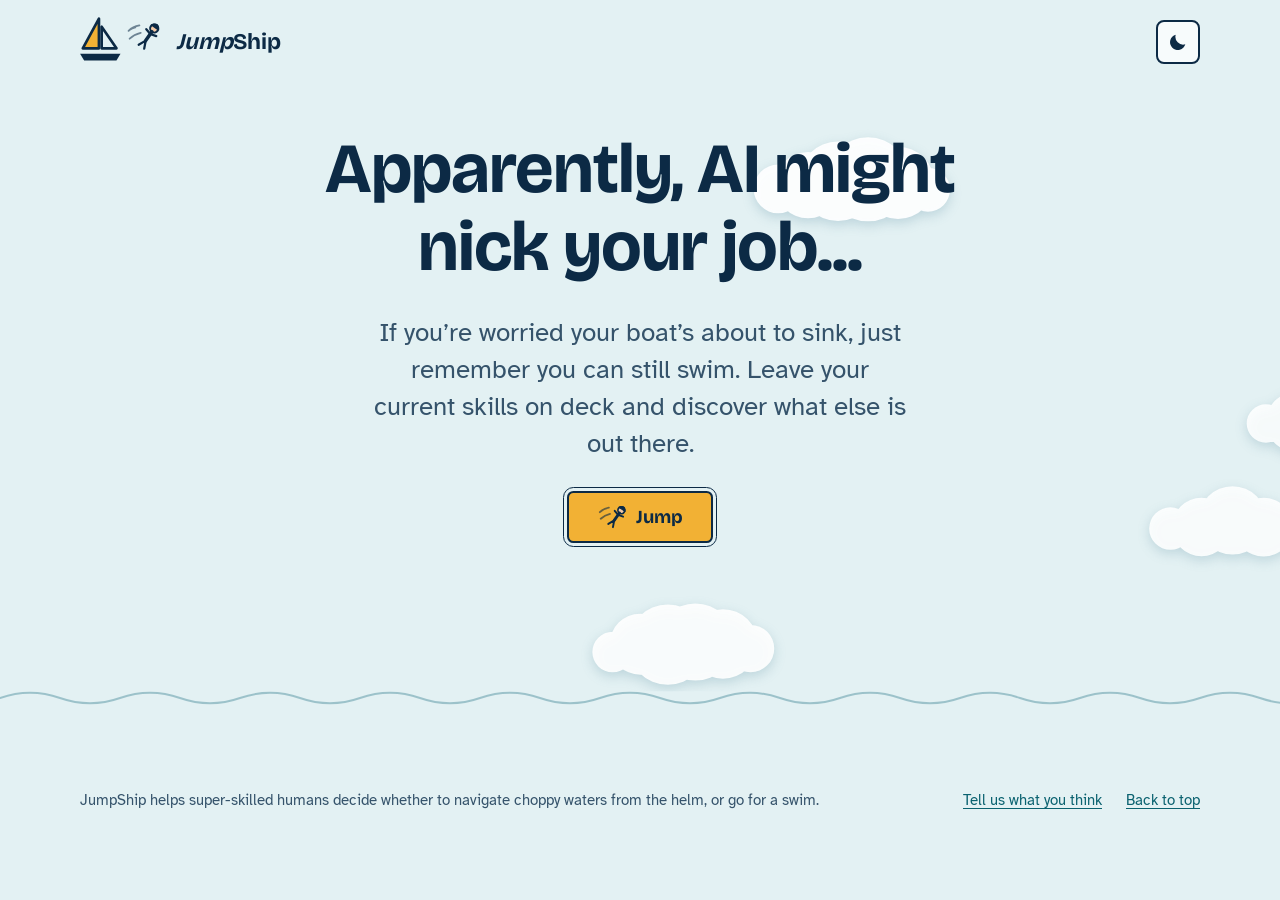
<file: index.html>
<!doctype html>
<html lang="en-GB">
<head>
  <meta charset="utf-8">
  <meta name="viewport" content="width=device-width, initial-scale=1">
  <title>Jump Ship</title>
  <meta name="description" content="Jump Ship maps the experience design skills you already have to careers that fit your hours, your pay and your family, then lets you try one in about two hours.">
  <meta name="color-scheme" content="light dark">
  <link rel="icon" href="data:image/svg+xml,%3Csvg xmlns='http://www.w3.org/2000/svg' viewBox='0 0 32 32'%3E%3Cpath d='M16 3 L16 21 L5 21 Z' fill='%23f2b134' stroke='%230c2a45' stroke-width='2' stroke-linejoin='round'/%3E%3Cpath d='M18 8 L18 21 L27 21 Z' fill='none' stroke='%230c2a45' stroke-width='2' stroke-linejoin='round'/%3E%3Cpath d='M3 25 H29 L26 29 H6 Z' fill='%230c2a45'/%3E%3C/svg%3E">
  <link rel="preconnect" href="https://fonts.googleapis.com">
  <link rel="preconnect" href="https://fonts.gstatic.com" crossorigin>
  <link href="https://fonts.googleapis.com/css2?family=Atkinson+Hyperlegible:ital,wght@0,400;0,700;1,400&family=Bricolage+Grotesque:opsz,wght@12..96,500;12..96,700&display=swap" rel="stylesheet">
  <link rel="stylesheet" href="css/style.css?v=202611071837">
  <script>
    /* Set the theme before the page paints so there is no flash. A saved choice wins, then the device setting. */
    (function () {
      var theme = null;
      try { theme = window.localStorage.getItem("jumpship.theme"); } catch (e) { /* storage is optional */ }
      if (theme !== "dark" && theme !== "light") {
        theme = window.matchMedia && window.matchMedia("(prefers-color-scheme: dark)").matches ? "dark" : "light";
      }
      document.documentElement.setAttribute("data-theme", theme);
    })();
  </script>
</head>
<body id="top">
  <a class="skip" href="#main">Skip to main content</a>

  <header class="site-header">
    <div class="wrap">
      <a class="brand" href="./" aria-label="Jump Ship home">
        <svg viewBox="0 0 64 38" aria-hidden="true" focusable="false">
          <path d="M14 2 L14 24 L2 24 Z" fill="var(--buoy)" stroke="currentColor" stroke-width="2" stroke-linejoin="round"/>
          <path d="M16 8 L16 24 L27 24 Z" fill="none" stroke="currentColor" stroke-width="2" stroke-linejoin="round"/>
          <path d="M0 28 H30 L27 33 H3 Z" fill="currentColor"/>
          <path d="M36.0 11.0 C38.2 8.8 41.0 7.5 44.0 7.0 M36.8 16.8 C39.2 14.6 42.0 13.2 45.0 12.5 M36.6 10.4 C38.0 9.4 39.5 8.8 41.0 8.5" fill="none" stroke="currentColor" stroke-width="1.4" stroke-linecap="round" opacity="0.55"/>
          <g transform="rotate(35 51 15)" stroke="currentColor" stroke-linecap="round" stroke-linejoin="round">
            <circle cx="51" cy="8" r="3" fill="#f3c9a5" stroke-width="1.5"/>
            <path d="M47.800 7 q3.200 -5 6.400 0z" fill="#0c2a45" stroke-width="1"/>
            <path d="M51 11 V19" stroke-width="2.6" fill="none"/>
            <path d="M51 13 L46.500 11.800 M51 13 L55.500 11.800" stroke-width="1.7" fill="none"/>
            <path d="M51 19 L48.500 24.500 M51 19 L53.500 24.500" stroke-width="1.7" fill="none"/>
          </g>
        </svg>
        <span><i class="brand-jump">Jump</i>Ship</span>
      </a>
      <button type="button" class="theme-toggle" id="theme-toggle" aria-label="Switch to dark mode" hidden></button>
    </div>
  </header>

  <main id="main">
    <section class="hero" aria-labelledby="hero-title">
      <div class="wrap">
        <div>
          <h1 id="hero-title">Apparently, AI might nick your job...</h1>
          <p class="hero-lede">If you’re worried your boat’s about to sink, just remember you can still swim. Leave your current skills on deck and discover what else is out there.</p>
          <div class="hero-actions">
            <button type="button" class="btn" id="wheel-button"><svg class="btn-icon" viewBox="34 2 25 26" aria-hidden="true" focusable="false"><path d="M36.0 11.0 C38.2 8.8 41.0 7.5 44.0 7.0 M36.8 16.8 C39.2 14.6 42.0 13.2 45.0 12.5" fill="none" stroke="currentColor" stroke-width="1.6" stroke-linecap="round" opacity="0.6"/><g transform="rotate(35 51 15)" stroke="currentColor" stroke-linecap="round" stroke-linejoin="round"><circle cx="51" cy="8" r="3" fill="#f3c9a5" stroke-width="1.5"/><path d="M47.800 7 q3.200 -5 6.400 0z" fill="#0c2a45" stroke-width="1"/><path d="M51 11 V19" stroke-width="2.6" fill="none"/><path d="M51 13 L46.500 11.800 M51 13 L55.500 11.800" stroke-width="1.7" fill="none"/><path d="M51 19 L48.500 24.500 M51 19 L53.500 24.500" stroke-width="1.7" fill="none"/></g></svg><span id="wheel-label">Jump</span></button>
          </div>
        </div>

        <p class="status visually-hidden" id="wheel-status" role="status"></p>
      </div>
    </section>

    <section class="section wheel-section" id="result" aria-labelledby="wheel-title" hidden>
    <div class="drift-boat result-boat" aria-hidden="true">
      <svg viewBox="60 20 190 136" focusable="false">
        <path d="M148 24 L148 112 L88 112 Z" fill="var(--buoy)" stroke="var(--ink)" stroke-width="2.5" stroke-linejoin="round"/>
        <path d="M160 48 L160 112 L212 112 Z" fill="none" stroke="var(--ink)" stroke-width="2.5" stroke-linejoin="round"/>
        <path d="M70 122 H234 L214 150 H90 Z" fill="var(--ink)"/>
        <g transform="translate(-12 0)">
          <circle cx="200" cy="82" r="9" fill="#f3c9a5" stroke="var(--ink)" stroke-width="1.5"/>
          <path d="M190 78 q10 -14 20 0 z" fill="var(--ink)"/><path d="M189 78 h22" stroke="var(--ink)" stroke-width="2" stroke-linecap="round"/>
          <path d="M200 91 v18" stroke="var(--ink)" stroke-width="3.5" stroke-linecap="round"/>
          <path class="boat-arm boat-arm-l" d="M200 96 l-15 -11" stroke="var(--ink)" stroke-width="2" stroke-linecap="round"/><path class="boat-arm boat-arm-r" d="M200 96 l15 -11" stroke="var(--ink)" stroke-width="2" stroke-linecap="round"/>
          <path d="M200 109 l-7 13 M200 109 l8 13" stroke="var(--ink)" stroke-width="2" stroke-linecap="round"/>
        </g>
      </svg>
    </div>
      <div class="wrap wheel-wrap">
        <div class="section-head">
          <h2 id="wheel-title" class="visually-hidden" tabindex="-1">Float your boat?</h2>
        </div>
        <ol class="results" id="wheel-result" role="list"></ol>
        <div class="swim-back"><button type="button" class="btn" id="swim-back"><svg class="btn-icon" viewBox="0 0 24 24" aria-hidden="true" focusable="false"><g fill="none" stroke="currentColor" stroke-width="2" stroke-linecap="round" stroke-linejoin="round"><circle cx="12" cy="5" r="2.4"/><path d="M12 7.4V21M8 11h8M4 14c0 4 3.6 7 8 7s8-3 8-7"/><path d="M4 14l-1.800 2.200M4 14l2.200 1.600M20 14l1.800 2.200M20 14l-2.200 1.600"/></g></svg><span>Nope, return to boat</span></button></div>
      </div>
    </section>

  </main>

  <footer class="site-footer">
      <div class="drift-boat footer-boat" aria-hidden="true">
        <svg viewBox="60 20 190 136" focusable="false">
          <path d="M148 24 L148 112 L88 112 Z" fill="var(--buoy)" stroke="var(--ink)" stroke-width="2.5" stroke-linejoin="round"/>
          <path d="M160 48 L160 112 L212 112 Z" fill="none" stroke="var(--ink)" stroke-width="2.5" stroke-linejoin="round"/>
          <path d="M70 122 H234 L214 150 H90 Z" fill="var(--ink)"/>
          <g transform="translate(-12 0)">
            <circle cx="200" cy="82" r="9" fill="#f3c9a5" stroke="var(--ink)" stroke-width="1.5"/>
            <path d="M190 78 q10 -14 20 0 z" fill="var(--ink)"/><path d="M189 78 h22" stroke="var(--ink)" stroke-width="2" stroke-linecap="round"/>
            <path d="M200 91 v18" stroke="var(--ink)" stroke-width="3.5" stroke-linecap="round"/>
            <path class="boat-arm boat-arm-l" d="M200 96 l-15 -11" stroke="var(--ink)" stroke-width="2" stroke-linecap="round"/><path class="boat-arm boat-arm-r" d="M200 96 l15 -11" stroke="var(--ink)" stroke-width="2" stroke-linecap="round"/>
            <path d="M200 109 l-7 13 M200 109 l8 13" stroke="var(--ink)" stroke-width="2" stroke-linecap="round"/>
          </g>
        </svg>
      </div>
    <div class="seabed" aria-hidden="true">
      <svg viewBox="0 0 1000 144" preserveAspectRatio="xMidYMax meet" focusable="false">
        <g stroke-linecap="round" stroke-linejoin="round">
          <!-- branching coral -->
          <g fill="none">
            <path d="M110 140 V96 M110 120 L88 94 M110 108 L134 82 M88 94 L84 76 M134 82 L138 62 M134 82 L152 78" stroke="var(--ink)" stroke-width="12"/>
            <path d="M110 140 V96 M110 120 L88 94 M110 108 L134 82 M88 94 L84 76 M134 82 L138 62 M134 82 L152 78" stroke="#f2a091" stroke-width="7"/>
          </g>
          <!-- fan coral -->
          <g stroke="var(--ink)" stroke-width="2.5">
            <path d="M212 142 L186 90 Q212 70 238 90 Z" fill="#6cc1c9"/>
            <path d="M212 142 V84 M212 142 L196 88 M212 142 L228 88" fill="none" stroke-width="1.5"/>
          </g>
          <!-- tube coral -->
          <g stroke="var(--ink)" stroke-width="2.5" fill="#f2b134">
            <rect x="272" y="104" width="14" height="38" rx="7"/>
            <rect x="290" y="94" width="14" height="48" rx="7"/>
            <rect x="308" y="112" width="14" height="30" rx="7"/>
          </g>
          <!-- starfish -->
          <path d="M440 118 L446 130 L460 131 L449 140 L453 153 L440 146 L427 153 L431 140 L420 131 L434 130 Z" transform="translate(0 -12)" fill="#f2b134" stroke="var(--ink)" stroke-width="2.5"/>
          <g fill="var(--ink)"><circle cx="440" cy="125" r="1.6"/><circle cx="435" cy="130" r="1.3"/><circle cx="445" cy="130" r="1.3"/></g>
          <!-- shipwreck -->
          <g transform="rotate(-9 650 136)">
            <path d="M560 112 H748 L722 142 H590 Z" fill="var(--ink)" stroke="var(--ink)" stroke-width="2.5"/>
            <path d="M574 124 H736" stroke="var(--shallows)" stroke-width="2" fill="none" opacity="0.45"/>
            <circle cx="610" cy="126" r="5" fill="var(--shallows)" stroke="none" opacity="0.55"/>
            <circle cx="640" cy="126" r="5" fill="var(--shallows)" stroke="none" opacity="0.55"/>
            <path d="M672 112 L666 62 L672 54 M666 62 L690 58" fill="none" stroke="var(--ink)" stroke-width="5"/>
            <path d="M666 66 L638 106 H666 Z" fill="none" stroke="var(--ink)" stroke-width="2.5"/>
          </g>
          <g fill="none" stroke="var(--ink)" stroke-width="1.5" opacity="0.6">
            <circle cx="690" cy="62" r="4"/><circle cx="697" cy="40" r="3"/><circle cx="686" cy="22" r="2.2"/>
          </g>
          <!-- seaweed -->
          <g fill="none">
            <path d="M846 142 C832 124 862 112 848 94 C836 78 862 68 852 50" stroke="var(--ink)" stroke-width="10"/>
            <path d="M846 142 C832 124 862 112 848 94 C836 78 862 68 852 50" stroke="#7fb59a" stroke-width="5.5"/>
          </g>
          <!-- coral on the right -->
          <g fill="none">
            <path d="M920 142 V100 M920 124 L900 100 M920 112 L942 90 M942 90 L944 72" stroke="var(--ink)" stroke-width="12"/>
            <path d="M920 142 V100 M920 124 L900 100 M920 112 L942 90 M942 90 L944 72" stroke="#c98fd0" stroke-width="7"/>
          </g>
        </g>
      </svg>
    </div>
    <div class="wrap">
      <p>JumpShip helps super-skilled humans decide whether to navigate choppy waters from the helm, or go for a swim.</p>
      <p><a href="mailto:andy.davies@lloydsbanking.com?subject=Jump%20Ship%20feedback">Tell us what you think</a></p>
      <p><a href="#top" id="back-to-top">Back to top</a></p>
    </div>
  </footer>

    <svg width="0" height="0" style="position:absolute" aria-hidden="true" focusable="false">
    <defs>
      <symbol id="ic-robot" viewBox="0 0 64 64">
        <path d="M32 14V7" fill="none" stroke="var(--ink)" stroke-width="1.5" stroke-linecap="round"/>
        <circle cx="32" cy="6" r="3.200" fill="#f2b134" stroke="var(--ink)" stroke-width="1.25"/>
        <rect x="9" y="28" width="5" height="12" rx="2" fill="#8fb7d0" stroke="var(--ink)" stroke-width="1.25"/>
        <rect x="50" y="28" width="5" height="12" rx="2" fill="#8fb7d0" stroke="var(--ink)" stroke-width="1.25"/>
        <rect x="13" y="14" width="38" height="36" rx="9" fill="#8fb7d0" stroke="var(--ink)" stroke-width="1.25" stroke-linejoin="round"/>
        <rect x="19" y="23" width="26" height="14" rx="5" fill="#eaf4f8" stroke="var(--ink)" stroke-width="1.25"/>
        <circle cx="26.500" cy="30" r="3" fill="var(--ink)"/><circle cx="37.500" cy="30" r="3" fill="var(--ink)"/>
        <path d="M24 43h16M28 43v3M32 43v3M36 43v3" fill="none" stroke="var(--ink)" stroke-width="1.25" stroke-linecap="round"/>
      </symbol>
      <symbol id="c-octopus" viewBox="0 0 64 64">
        <path d="M14 30c0-12 8-20 18-20s18 8 18 20c0 4-2 7-4 9H18c-2-2-4-5-4-9z" fill="#f2a091" stroke="var(--ink)" stroke-width="1.25" stroke-linejoin="round"/>
        <path d="M20 39c-3 6-8 6-9 12M28 40c-1 7-6 8-5 13M36 40c1 7 5 8 5 13M44 39c3 6 8 6 9 11" fill="none" stroke="var(--ink)" stroke-width="1.25" stroke-linecap="round"/>
        <circle cx="26" cy="28" r="3" fill="var(--ink)"/><circle cx="38" cy="28" r="3" fill="var(--ink)"/>
      </symbol>
      <symbol id="c-dolphin" viewBox="0 0 64 64">
        <path d="M6 44C8 28 22 16 40 18c4-8 10-8 14-8-2 4-2 8-6 11 6 2 10 8 10 14-6-4-10-3-14 0 0 8-8 14-20 14-8 0-16-3-18-9z" fill="#8fb7d0" stroke="var(--ink)" stroke-width="1.25" stroke-linejoin="round"/>
        <path d="M30 20c-4-8-2-12 0-14 4 2 6 8 4 14" fill="#8fb7d0" stroke="var(--ink)" stroke-width="1.25" stroke-linejoin="round"/>
        <circle cx="16" cy="38" r="2.4" fill="var(--ink)"/>
      </symbol>
      <symbol id="c-fish" viewBox="0 0 64 64">
        <path d="M6 32c8-12 24-14 36-4l14-8v24l-14-8C30 46 14 44 6 32z" fill="#f6c76a" stroke="var(--ink)" stroke-width="1.25" stroke-linejoin="round"/>
        <circle cx="19" cy="30" r="2.6" fill="var(--ink)"/><path d="M30 24c3 5 3 11 0 16" fill="none" stroke="var(--ink)" stroke-width="1.25" stroke-linecap="round"/>
      </symbol>
      <symbol id="c-shark" viewBox="0 0 64 64">
        <path d="M28 25 33 10 41 27z" fill="#9db0c0" stroke="var(--ink)" stroke-width="1.25" stroke-linejoin="round"/>
        <path d="M4 38C14 26 34 22 50 30l10-10-2 13 5 12-13-6C34 50 14 50 4 38z" fill="#9db0c0" stroke="var(--ink)" stroke-width="1.25" stroke-linejoin="round"/>
        <path d="M8 40c10 6 26 6 40-2" fill="none" stroke="#e8f3f6" stroke-width="2.2" stroke-linecap="round"/>
        <circle cx="16" cy="35" r="2.2" fill="var(--ink)"/>
        <path d="M24 33v6M28 33v6M32 33v6" fill="none" stroke="var(--ink)" stroke-width="1.1" stroke-linecap="round"/>
      </symbol>
      <symbol id="c-wheel-squid" viewBox="0 0 64 64">
        <path d="M32 4c9 6 12 20 8 32H24C20 24 23 10 32 4z" fill="#b9a5e0" stroke="var(--ink)" stroke-width="1.25" stroke-linejoin="round"/>
        <path d="M24 16 14 20l10 6zM40 16l10 4-10 6z" fill="#b9a5e0" stroke="var(--ink)" stroke-width="1.25" stroke-linejoin="round"/>
        <path d="M25 36c-2 8-6 12-5 20M29 36c0 8-2 14-1 22M35 36c0 8 2 14 1 22M39 36c2 8 6 12 5 20" fill="none" stroke="var(--ink)" stroke-width="1.25" stroke-linecap="round"/>
        <circle cx="27.500" cy="30" r="2.600" fill="var(--ink)"/><circle cx="36.500" cy="30" r="2.600" fill="var(--ink)"/>
      </symbol>
      <symbol id="c-sea-snake" viewBox="0 0 64 64">
        <path d="M6 44C14 20 26 22 32 34S50 50 55 28" fill="none" stroke="var(--ink)" stroke-width="7" stroke-linecap="round"/>
        <path d="M6 44C14 20 26 22 32 34S50 50 55 28" fill="none" stroke="#f08a6c" stroke-width="4.200" stroke-linecap="round"/>
        <path d="M16 31 19 36M27 29 31 31M40 41 42 46M49 41 52 36" fill="none" stroke="#fbd5c6" stroke-width="2" stroke-linecap="round"/>
        <ellipse cx="55" cy="26" rx="5.500" ry="4.500" fill="#f08a6c" stroke="var(--ink)" stroke-width="1.25"/>
        <circle cx="56.500" cy="24.500" r="1.400" fill="var(--ink)"/>
        <path d="M59 28l4 2M59 28l4-1" fill="none" stroke="var(--ink)" stroke-width="1" stroke-linecap="round"/>
      </symbol>
      <symbol id="c-stingray" viewBox="0 0 64 64">
        <path d="M32 44C34 52 40 58 48 62" fill="none" stroke="var(--ink)" stroke-width="1.500" stroke-linecap="round"/>
        <path d="M3 30C13 18 24 15 32 20 40 15 51 18 61 30 51 42 40 42 32 46 24 42 13 42 3 30z" fill="#7fbfb8" stroke="var(--ink)" stroke-width="1.25" stroke-linejoin="round"/>
        <circle cx="26" cy="27" r="2" fill="var(--ink)"/><circle cx="38" cy="27" r="2" fill="var(--ink)"/>
        <path d="M28 35q4 3 8 0" fill="none" stroke="var(--ink)" stroke-width="1.100" stroke-linecap="round"/>
      </symbol>
      <symbol id="c-axolotl" viewBox="0 0 64 64">
        <path d="M14 26 6 20M13 31 4 31M14 36 6 42M50 26l8-6M51 31l9 0M50 36l8 6" fill="none" stroke="#e98fae" stroke-width="2" stroke-linecap="round"/>
        <ellipse cx="32" cy="34" rx="20" ry="16" fill="#f6b6c8" stroke="var(--ink)" stroke-width="1.25"/>
        <circle cx="24" cy="30" r="2.4" fill="var(--ink)"/><circle cx="40" cy="30" r="2.4" fill="var(--ink)"/>
        <path d="M26 39c4 4 8 4 12 0" fill="none" stroke="var(--ink)" stroke-width="1.25" stroke-linecap="round"/>
      </symbol>
      <symbol id="ch-air-traffic-controller" viewBox="0 0 120 130"><g stroke="var(--ink)" stroke-width="1.25" stroke-linejoin="round" stroke-linecap="round"><ellipse cx="98" cy="86" rx="17" ry="6" fill="#fff"/><path d="M84 84l-6-14h8l8 14z" fill="#8fb7d0"/><path d="M96 90l-10 16h10l12-16z" fill="#8fb7d0"/><circle cx="106" cy="85" r="1.500" fill="var(--ink)" stroke="none"/><path d="M52 104v15M68 104v15" fill="none" stroke-width="3"/><path d="M47 121h11M63 121h11" fill="none" stroke-width="2.5"/><path d="M44 62h32v36q0 6-6 6H50q-6 0-6-6z" fill="#f2b134"/><path d="M44 80h32" fill="none" stroke="#fff" stroke-width="2"/><path d="M45 68 34 88M75 68 86 88" fill="none" stroke-width="2.5"/><circle cx="34" cy="89" r="3.600" fill="#f3c9a5"/><circle cx="86" cy="89" r="3.600" fill="#f3c9a5"/><circle cx="60" cy="42" r="18" fill="#f3c9a5"/><circle cx="53" cy="43" r="2.2" fill="var(--ink)" stroke="none"/><circle cx="67" cy="43" r="2.2" fill="var(--ink)" stroke="none"/><path d="M54 50q6 5 12 0" fill="none"/><circle cx="48" cy="49" r="2.6" fill="#f2a091" stroke="none"/><circle cx="72" cy="49" r="2.6" fill="#f2a091" stroke="none"/><path d="M42 40a18 18 0 0 1 36 0" fill="none" stroke-width="2"/><circle cx="42" cy="44" r="5" fill="#6cc1c9"/><circle cx="78" cy="44" r="5" fill="#6cc1c9"/><path d="M42 48q-1 10 9 11" fill="none"/></g></symbol>
      <symbol id="ch-merchant-navy-deck-officer" viewBox="0 0 120 130"><g stroke="var(--ink)" stroke-width="1.25" stroke-linejoin="round" stroke-linecap="round"><circle cx="98" cy="104" r="12" fill="none" stroke-width="1.75"/><circle cx="98" cy="104" r="3" fill="#f2b134"/><path d="M98 88v32M82 104h32M87 93l22 22M87 115l22-22" fill="none" stroke-width="1.25"/><path d="M52 104v15M68 104v15" fill="none" stroke-width="3"/><path d="M47 121h11M63 121h11" fill="none" stroke-width="2.5"/><path d="M44 62h32v36q0 6-6 6H50q-6 0-6-6z" fill="#0c2a45"/><circle cx="60" cy="74" r="1.800" fill="#f2b134" stroke="none"/><circle cx="60" cy="84" r="1.800" fill="#f2b134" stroke="none"/><circle cx="60" cy="94" r="1.800" fill="#f2b134" stroke="none"/><path d="M45 68 34 88M75 68 86 88" fill="none" stroke-width="2.5"/><circle cx="34" cy="89" r="3.600" fill="#f3c9a5"/><circle cx="86" cy="89" r="3.600" fill="#f3c9a5"/><circle cx="60" cy="42" r="18" fill="#f3c9a5"/><circle cx="53" cy="43" r="2.2" fill="var(--ink)" stroke="none"/><circle cx="67" cy="43" r="2.2" fill="var(--ink)" stroke="none"/><path d="M54 50q6 5 12 0" fill="none"/><circle cx="48" cy="49" r="2.6" fill="#f2a091" stroke="none"/><circle cx="72" cy="49" r="2.6" fill="#f2a091" stroke="none"/><path d="M42 34a18 14 0 0 1 36 0z" fill="#fff"/><path d="M40 35h40" fill="none" stroke-width="2"/><circle cx="60" cy="29" r="3" fill="#f2b134"/></g></symbol>
      <symbol id="ch-live-sound-engineer" viewBox="0 0 120 130"><g stroke="var(--ink)" stroke-width="1.25" stroke-linejoin="round" stroke-linecap="round"><path d="M52 104v15M68 104v15" fill="none" stroke-width="3"/><path d="M47 121h11M63 121h11" fill="none" stroke-width="2.5"/><path d="M44 62h32v36q0 6-6 6H50q-6 0-6-6z" fill="#b9a5e0"/><path d="M45 68 34 88M75 68 86 88" fill="none" stroke-width="2.5"/><circle cx="34" cy="89" r="3.600" fill="#f3c9a5"/><circle cx="86" cy="89" r="3.600" fill="#f3c9a5"/><circle cx="60" cy="42" r="18" fill="#f3c9a5"/><circle cx="53" cy="43" r="2.2" fill="var(--ink)" stroke="none"/><circle cx="67" cy="43" r="2.2" fill="var(--ink)" stroke="none"/><path d="M54 50q6 5 12 0" fill="none"/><circle cx="48" cy="49" r="2.6" fill="#f2a091" stroke="none"/><circle cx="72" cy="49" r="2.6" fill="#f2a091" stroke="none"/><path d="M42 40a18 18 0 0 1 36 0" fill="none" stroke-width="2"/><rect x="36" y="38" width="9" height="14" rx="4" fill="#f2b134"/><rect x="75" y="38" width="9" height="14" rx="4" fill="#f2b134"/><rect x="24" y="96" width="72" height="22" rx="4" fill="#0c2a45"/><path d="M36 100v14M48 100v14M60 100v14M72 100v14M84 100v14" fill="none" stroke="#6cc1c9" stroke-width="1"/><rect x="33" y="104" width="6" height="4" fill="#f2b134" stroke="none"/><rect x="57" y="108" width="6" height="4" fill="#f2b134" stroke="none"/><rect x="81" y="102" width="6" height="4" fill="#f2b134" stroke="none"/></g></symbol>
      <symbol id="ch-tree-surgeon" viewBox="0 0 120 130"><g stroke="var(--ink)" stroke-width="1.25" stroke-linejoin="round" stroke-linecap="round"><path d="M100 122V94" fill="none" stroke="#8a6a45" stroke-width="3.5"/><circle cx="100" cy="84" r="17" fill="#7fbf8a"/><circle cx="90" cy="92" r="11" fill="#7fbf8a"/><path d="M52 104v15M68 104v15" fill="none" stroke-width="3"/><path d="M47 121h11M63 121h11" fill="none" stroke-width="2.5"/><path d="M44 62h32v36q0 6-6 6H50q-6 0-6-6z" fill="#7fbf8a"/><path d="M44 66 76 100" fill="none" stroke-width="1.75"/><path d="M45 68 34 88M75 68 86 88" fill="none" stroke-width="2.5"/><circle cx="34" cy="89" r="3.600" fill="#f3c9a5"/><circle cx="86" cy="89" r="3.600" fill="#f3c9a5"/><circle cx="60" cy="42" r="18" fill="#f3c9a5"/><circle cx="53" cy="43" r="2.2" fill="var(--ink)" stroke="none"/><circle cx="67" cy="43" r="2.2" fill="var(--ink)" stroke="none"/><path d="M54 50q6 5 12 0" fill="none"/><circle cx="48" cy="49" r="2.6" fill="#f2a091" stroke="none"/><circle cx="72" cy="49" r="2.6" fill="#f2a091" stroke="none"/><path d="M42 38a18 16 0 0 1 36 0z" fill="#f2b134"/><path d="M39 38h42" fill="none" stroke-width="2"/><path d="M60 24v14" fill="none" stroke-width="1.25"/></g></symbol>
      <symbol id="ch-archaeologist" viewBox="0 0 120 130"><g stroke="var(--ink)" stroke-width="1.25" stroke-linejoin="round" stroke-linecap="round"><path d="M92 122c-8 0-10-10-8-16s2-8 0-12h16c-2 4-2 6 0 12s0 16-8 16z" fill="#c98a6a"/><path d="M86 88h12" fill="none"/><path d="M89 104h6" fill="none" stroke-width="1"/><path d="M52 104v15M68 104v15" fill="none" stroke-width="3"/><path d="M47 121h11M63 121h11" fill="none" stroke-width="2.5"/><path d="M44 62h32v36q0 6-6 6H50q-6 0-6-6z" fill="#d8c08d"/><path d="M45 68 34 88M75 68 84 80" fill="none" stroke-width="2.5"/><circle cx="34" cy="89" r="3.600" fill="#f3c9a5"/><path d="M84 80l10-10" fill="none" stroke-width="1.5"/><path d="M92 66l8 4-6 8z" fill="#8fb7d0"/><circle cx="60" cy="42" r="18" fill="#f3c9a5"/><circle cx="53" cy="43" r="2.2" fill="var(--ink)" stroke="none"/><circle cx="67" cy="43" r="2.2" fill="var(--ink)" stroke="none"/><path d="M54 50q6 5 12 0" fill="none"/><circle cx="48" cy="49" r="2.6" fill="#f2a091" stroke="none"/><circle cx="72" cy="49" r="2.6" fill="#f2a091" stroke="none"/><ellipse cx="60" cy="33" rx="29" ry="6" fill="#c9a56b"/><path d="M46 33a14 13 0 0 1 28 0z" fill="#c9a56b"/><path d="M46 31h28" fill="none" stroke-width="1.25"/></g></symbol>
      <symbol id="ch-countryside-ranger" viewBox="0 0 120 130"><g stroke="var(--ink)" stroke-width="1.25" stroke-linejoin="round" stroke-linecap="round"><path d="M98 122V102" fill="none" stroke="#8a6a45" stroke-width="3"/><path d="M98 64l-14 22h28zM98 78l-17 24h34z" fill="#6fb38a"/><path d="M52 104v15M68 104v15" fill="none" stroke-width="3"/><path d="M47 121h11M63 121h11" fill="none" stroke-width="2.5"/><path d="M44 62h32v36q0 6-6 6H50q-6 0-6-6z" fill="#6fb38a"/><rect x="52" y="76" width="7" height="9" rx="2" fill="#0c2a45"/><rect x="62" y="76" width="7" height="9" rx="2" fill="#0c2a45"/><path d="M52 76q4-6 0 0M56 76v-6M66 76v-6" fill="none" stroke-width="0.9"/><path d="M45 68 34 88M75 68 86 88" fill="none" stroke-width="2.5"/><circle cx="34" cy="89" r="3.600" fill="#f3c9a5"/><circle cx="86" cy="89" r="3.600" fill="#f3c9a5"/><circle cx="60" cy="42" r="18" fill="#f3c9a5"/><circle cx="53" cy="43" r="2.2" fill="var(--ink)" stroke="none"/><circle cx="67" cy="43" r="2.2" fill="var(--ink)" stroke="none"/><path d="M54 50q6 5 12 0" fill="none"/><circle cx="48" cy="49" r="2.6" fill="#f2a091" stroke="none"/><circle cx="72" cy="49" r="2.6" fill="#f2a091" stroke="none"/><ellipse cx="60" cy="31" rx="25" ry="4.500" fill="#b88a5a"/><path d="M47 31a13 11 0 0 1 26 0z" fill="#b88a5a"/></g></symbol>
      <symbol id="ch-marine-biologist" viewBox="0 0 120 130"><g stroke="var(--ink)" stroke-width="1.25" stroke-linejoin="round" stroke-linecap="round"><path d="M52 104v15M68 104v15" fill="none" stroke-width="3"/><path d="M47 121h11M63 121h11" fill="none" stroke-width="2.5"/><path d="M44 62h32v36q0 6-6 6H50q-6 0-6-6z" fill="#6cc1c9"/><path d="M45 68 34 88M75 68 84 86" fill="none" stroke-width="2.5"/><circle cx="34" cy="89" r="3.600" fill="#f3c9a5"/><rect x="76" y="76" width="22" height="28" rx="3" fill="#fff"/><path d="M81 84h12M81 90h12M81 96h8" fill="none" stroke-width="0.9"/><circle cx="60" cy="42" r="18" fill="#f3c9a5"/><circle cx="53" cy="43" r="2.2" fill="var(--ink)" stroke="none"/><circle cx="67" cy="43" r="2.2" fill="var(--ink)" stroke="none"/><path d="M54 50q6 5 12 0" fill="none"/><circle cx="48" cy="49" r="2.6" fill="#f2a091" stroke="none"/><circle cx="72" cy="49" r="2.6" fill="#f2a091" stroke="none"/><rect x="48" y="26" width="24" height="10" rx="5" fill="#8fb7d0"/><path d="M46 31h-4M74 31h4" fill="none" stroke-width="1.25"/><path d="M72 24q8-12 12-4" fill="none" stroke-width="1.5"/><g transform="translate(6 98) scale(.34)"><use href="#c-fish"/></g></g></symbol>
      <symbol id="ch-farrier" viewBox="0 0 120 130"><g stroke="var(--ink)" stroke-width="1.25" stroke-linejoin="round" stroke-linecap="round"><path d="M84 92v12a14 14 0 0 0 28 0V92" fill="none" stroke="#8fa0ad" stroke-width="3.5"/><path d="M84 92v12a14 14 0 0 0 28 0V92" fill="none" stroke-width="1" stroke-dasharray="1 7" stroke="var(--ink)"/><path d="M52 104v15M68 104v15" fill="none" stroke-width="3"/><path d="M47 121h11M63 121h11" fill="none" stroke-width="2.5"/><path d="M44 62h32v36q0 6-6 6H50q-6 0-6-6z" fill="#e3d6c0"/><path d="M46 66h28l2 38H44z" fill="#b88a5a"/><path d="M45 68 34 88M75 68 88 84" fill="none" stroke-width="2.5"/><circle cx="34" cy="89" r="3.600" fill="#f3c9a5"/><path d="M88 84l6-10" fill="none" stroke-width="1.75"/><rect x="88" y="66" width="14" height="8" rx="2" fill="#8fa0ad" transform="rotate(-25 92 72)"/><circle cx="60" cy="42" r="18" fill="#f3c9a5"/><circle cx="53" cy="43" r="2.2" fill="var(--ink)" stroke="none"/><circle cx="67" cy="43" r="2.2" fill="var(--ink)" stroke="none"/><path d="M54 50q6 5 12 0" fill="none"/><circle cx="48" cy="49" r="2.6" fill="#f2a091" stroke="none"/><circle cx="72" cy="49" r="2.6" fill="#f2a091" stroke="none"/><path d="M43 34q17-12 34 0l-3 4q-14-8-28 0z" fill="#c98a6a"/></g></symbol>
      <symbol id="ch-firefighter" viewBox="0 0 120 130"><g stroke="var(--ink)" stroke-width="1.25" stroke-linejoin="round" stroke-linecap="round"><path d="M52 104v15M68 104v15" fill="none" stroke-width="3"/><path d="M47 121h11M63 121h11" fill="none" stroke-width="2.5"/><path d="M44 62h32v36q0 6-6 6H50q-6 0-6-6z" fill="#e0574a"/><path d="M44 84h32M44 92h32" fill="none" stroke="#f2b134" stroke-width="3"/><path d="M45 68 34 88M75 68 86 88" fill="none" stroke-width="2.5"/><circle cx="34" cy="89" r="3.6" fill="#f3c9a5"/><circle cx="86" cy="89" r="3.6" fill="#f3c9a5"/><circle cx="60" cy="42" r="18" fill="#f3c9a5"/><circle cx="53" cy="43" r="2.2" fill="var(--ink)" stroke="none"/><circle cx="67" cy="43" r="2.2" fill="var(--ink)" stroke="none"/><path d="M54 50q6 5 12 0" fill="none"/><circle cx="48" cy="49" r="2.6" fill="#f2a091" stroke="none"/><circle cx="72" cy="49" r="2.6" fill="#f2a091" stroke="none"/><path d="M41 35a19 15 0 0 1 38 0z" fill="#e0574a"/><path d="M36 36h48" fill="none" stroke-width="2"/><rect x="55" y="22" width="10" height="7" rx="2" fill="#f2b134"/><circle cx="98" cy="102" r="12" fill="#f2b134"/><circle cx="98" cy="102" r="6" fill="none"/><path d="M92 92l-6-6" fill="none"/></g></symbol>
      <symbol id="ch-paramedic" viewBox="0 0 120 130"><g stroke="var(--ink)" stroke-width="1.25" stroke-linejoin="round" stroke-linecap="round"><path d="M52 104v15M68 104v15" fill="none" stroke-width="3"/><path d="M47 121h11M63 121h11" fill="none" stroke-width="2.5"/><path d="M44 62h32v36q0 6-6 6H50q-6 0-6-6z" fill="#7fbf8a"/><path d="M60 70v14M53 77h14" fill="none" stroke="#fff" stroke-width="3"/><path d="M45 68 34 88M75 68 86 88" fill="none" stroke-width="2.5"/><circle cx="34" cy="89" r="3.6" fill="#f3c9a5"/><circle cx="86" cy="89" r="3.6" fill="#f3c9a5"/><circle cx="60" cy="42" r="18" fill="#f3c9a5"/><circle cx="53" cy="43" r="2.2" fill="var(--ink)" stroke="none"/><circle cx="67" cy="43" r="2.2" fill="var(--ink)" stroke="none"/><path d="M54 50q6 5 12 0" fill="none"/><circle cx="48" cy="49" r="2.6" fill="#f2a091" stroke="none"/><circle cx="72" cy="49" r="2.6" fill="#f2a091" stroke="none"/><path d="M43 36q17-12 34 0" fill="none" stroke-width="2.5"/><rect x="82" y="94" width="26" height="20" rx="3" fill="#e0574a"/><path d="M95 98v12M89 104h12" fill="none" stroke="#fff" stroke-width="3"/><path d="M88 94v-4h14v4" fill="none"/></g></symbol>
      <symbol id="ch-chef" viewBox="0 0 120 130"><g stroke="var(--ink)" stroke-width="1.25" stroke-linejoin="round" stroke-linecap="round"><path d="M52 104v15M68 104v15" fill="none" stroke-width="3"/><path d="M47 121h11M63 121h11" fill="none" stroke-width="2.5"/><path d="M44 62h32v36q0 6-6 6H50q-6 0-6-6z" fill="#fff"/><circle cx="55" cy="76" r="1.6" fill="#0c2a45" stroke="none"/><circle cx="65" cy="76" r="1.6" fill="#0c2a45" stroke="none"/><circle cx="55" cy="86" r="1.6" fill="#0c2a45" stroke="none"/><circle cx="65" cy="86" r="1.6" fill="#0c2a45" stroke="none"/><path d="M45 68 34 88M75 68 86 88" fill="none" stroke-width="2.5"/><circle cx="34" cy="89" r="3.6" fill="#f3c9a5"/><circle cx="86" cy="89" r="3.6" fill="#f3c9a5"/><circle cx="60" cy="42" r="18" fill="#f3c9a5"/><circle cx="53" cy="43" r="2.2" fill="var(--ink)" stroke="none"/><circle cx="67" cy="43" r="2.2" fill="var(--ink)" stroke="none"/><path d="M54 50q6 5 12 0" fill="none"/><circle cx="48" cy="49" r="2.6" fill="#f2a091" stroke="none"/><circle cx="72" cy="49" r="2.6" fill="#f2a091" stroke="none"/><path d="M45 32q-8-2-6-10t12-6q4-8 10-4 6-4 10 4 10-2 12 6t-6 10z" fill="#fff"/><path d="M45 32h30v4H45z" fill="#fff"/><circle cx="98" cy="102" r="11" fill="#8fa0ad"/><path d="M109 102h8" fill="none" stroke-width="3"/><path d="M92 98q6 4 12 0" fill="none" stroke-width="1.5"/></g></symbol>
      <symbol id="ch-baker" viewBox="0 0 120 130"><g stroke="var(--ink)" stroke-width="1.25" stroke-linejoin="round" stroke-linecap="round"><path d="M52 104v15M68 104v15" fill="none" stroke-width="3"/><path d="M47 121h11M63 121h11" fill="none" stroke-width="2.5"/><path d="M44 62h32v36q0 6-6 6H50q-6 0-6-6z" fill="#e3d6c0"/><path d="M46 66h28l2 38H44z" fill="#fff"/><path d="M45 68 34 88M75 68 86 88" fill="none" stroke-width="2.5"/><circle cx="34" cy="89" r="3.6" fill="#f3c9a5"/><circle cx="86" cy="89" r="3.6" fill="#f3c9a5"/><circle cx="60" cy="42" r="18" fill="#f3c9a5"/><circle cx="53" cy="43" r="2.2" fill="var(--ink)" stroke="none"/><circle cx="67" cy="43" r="2.2" fill="var(--ink)" stroke="none"/><path d="M54 50q6 5 12 0" fill="none"/><circle cx="48" cy="49" r="2.6" fill="#f2a091" stroke="none"/><circle cx="72" cy="49" r="2.6" fill="#f2a091" stroke="none"/><path d="M44 33q-4-14 16-14t16 14z" fill="#fff"/><path d="M44 33h32" fill="none" stroke-width="2"/><g transform="rotate(-35 98 96)"><rect x="82" y="90" width="34" height="11" rx="5.5" fill="#d9a15a"/><path d="M90 90l3 11M98 90l3 11M106 90l3 11" fill="none" stroke-width="1.2"/></g></g></symbol>
      <symbol id="ch-florist" viewBox="0 0 120 130"><g stroke="var(--ink)" stroke-width="1.25" stroke-linejoin="round" stroke-linecap="round"><path d="M52 104v15M68 104v15" fill="none" stroke-width="3"/><path d="M47 121h11M63 121h11" fill="none" stroke-width="2.5"/><path d="M44 62h32v36q0 6-6 6H50q-6 0-6-6z" fill="#f2a091"/><path d="M44 80h32" fill="none" stroke="#fff" stroke-width="2"/><path d="M45 68 34 88M75 68 86 88" fill="none" stroke-width="2.5"/><circle cx="34" cy="89" r="3.6" fill="#f3c9a5"/><circle cx="86" cy="89" r="3.6" fill="#f3c9a5"/><circle cx="60" cy="42" r="18" fill="#f3c9a5"/><circle cx="53" cy="43" r="2.2" fill="var(--ink)" stroke="none"/><circle cx="67" cy="43" r="2.2" fill="var(--ink)" stroke="none"/><path d="M54 50q6 5 12 0" fill="none"/><circle cx="48" cy="49" r="2.6" fill="#f2a091" stroke="none"/><circle cx="72" cy="49" r="2.6" fill="#f2a091" stroke="none"/><circle cx="45" cy="30" r="3" fill="#f2b134"/><circle cx="45" cy="25" r="3" fill="#fff"/><circle cx="40" cy="30" r="3" fill="#fff"/><circle cx="45" cy="35" r="3" fill="#fff"/><circle cx="50" cy="30" r="3" fill="#fff"/><circle cx="45" cy="30" r="1.8" fill="#f2b134" stroke="none"/><path d="M96 120l-4-22M96 120l4-22M96 120l12-20" fill="none" stroke="#6fb38a" stroke-width="2"/><circle cx="92" cy="94" r="5" fill="#e0574a"/><circle cx="100" cy="94" r="5" fill="#b9a5e0"/><circle cx="109" cy="97" r="5" fill="#f2b134"/></g></symbol>
      <symbol id="ch-farmer" viewBox="0 0 120 130"><g stroke="var(--ink)" stroke-width="1.25" stroke-linejoin="round" stroke-linecap="round"><path d="M52 104v15M68 104v15" fill="none" stroke-width="3"/><path d="M47 121h11M63 121h11" fill="none" stroke-width="2.5"/><path d="M44 62h32v36q0 6-6 6H50q-6 0-6-6z" fill="#4f8fc0"/><path d="M50 62v12M70 62v12" fill="none" stroke="#2f6a9a" stroke-width="3"/><rect x="52" y="82" width="16" height="9" rx="1.5" fill="#2f6a9a"/><path d="M45 68 34 88M75 68 86 88" fill="none" stroke-width="2.5"/><circle cx="34" cy="89" r="3.6" fill="#f3c9a5"/><circle cx="86" cy="89" r="3.6" fill="#f3c9a5"/><circle cx="60" cy="42" r="18" fill="#f3c9a5"/><circle cx="53" cy="43" r="2.2" fill="var(--ink)" stroke="none"/><circle cx="67" cy="43" r="2.2" fill="var(--ink)" stroke="none"/><path d="M54 50q6 5 12 0" fill="none"/><circle cx="48" cy="49" r="2.6" fill="#f2a091" stroke="none"/><circle cx="72" cy="49" r="2.6" fill="#f2a091" stroke="none"/><ellipse cx="60" cy="31" rx="28" ry="5" fill="#e6c86e"/><path d="M46 31a14 12 0 0 1 28 0z" fill="#e6c86e"/><path d="M46 29h28" fill="none" stroke="#c98a6a" stroke-width="2"/><path d="M102 124V66" fill="none" stroke="#8a6a45" stroke-width="3"/><path d="M95 72v-8M102 72v-10M109 72v-8M95 72h14" fill="none" stroke="#8fa0ad" stroke-width="2"/></g></symbol>
      <symbol id="ch-stonemason" viewBox="0 0 120 130"><g stroke="var(--ink)" stroke-width="1.25" stroke-linejoin="round" stroke-linecap="round"><path d="M52 104v15M68 104v15" fill="none" stroke-width="3"/><path d="M47 121h11M63 121h11" fill="none" stroke-width="2.5"/><path d="M44 62h32v36q0 6-6 6H50q-6 0-6-6z" fill="#8fa0ad"/><path d="M45 68 34 88M75 68 86 88" fill="none" stroke-width="2.5"/><circle cx="34" cy="89" r="3.6" fill="#f3c9a5"/><circle cx="86" cy="89" r="3.6" fill="#f3c9a5"/><circle cx="60" cy="42" r="18" fill="#f3c9a5"/><circle cx="53" cy="43" r="2.2" fill="var(--ink)" stroke="none"/><circle cx="67" cy="43" r="2.2" fill="var(--ink)" stroke="none"/><path d="M54 50q6 5 12 0" fill="none"/><circle cx="48" cy="49" r="2.6" fill="#f2a091" stroke="none"/><circle cx="72" cy="49" r="2.6" fill="#f2a091" stroke="none"/><path d="M42 36q18-14 36 0z" fill="#6b7885"/><path d="M42 36h40" fill="none" stroke-width="2"/><path d="M80 114l-4-14 10-8 18 2 6 12-4 8z" fill="#cfd6dc"/><path d="M84 96l4 8M96 94l2 10" fill="none" stroke-width="1"/><path d="M84 88l-4-8" fill="none" stroke="#8a6a45" stroke-width="3"/><path d="M80 80l-4-6" fill="none" stroke="#8fa0ad" stroke-width="3"/></g></symbol>
      <symbol id="ch-lifeguard" viewBox="0 0 120 130"><g stroke="var(--ink)" stroke-width="1.25" stroke-linejoin="round" stroke-linecap="round"><path d="M52 104v15M68 104v15" fill="none" stroke-width="3"/><path d="M47 121h11M63 121h11" fill="none" stroke-width="2.5"/><path d="M44 62h32v36q0 6-6 6H50q-6 0-6-6z" fill="#e0574a"/><path d="M52 70h16M60 70v10" fill="none" stroke="#fff" stroke-width="3"/><path d="M45 68 34 88M75 68 86 88" fill="none" stroke-width="2.5"/><circle cx="34" cy="89" r="3.6" fill="#f3c9a5"/><circle cx="86" cy="89" r="3.6" fill="#f3c9a5"/><circle cx="60" cy="42" r="18" fill="#f3c9a5"/><circle cx="53" cy="43" r="2.2" fill="var(--ink)" stroke="none"/><circle cx="67" cy="43" r="2.2" fill="var(--ink)" stroke="none"/><path d="M54 50q6 5 12 0" fill="none"/><circle cx="48" cy="49" r="2.6" fill="#f2a091" stroke="none"/><circle cx="72" cy="49" r="2.6" fill="#f2a091" stroke="none"/><path d="M42 36q18-14 36 0z" fill="#f2b134"/><path d="M60 33q16-2 24 2" fill="none" stroke-width="2.5"/><circle cx="98" cy="102" r="14" fill="#e0574a"/><circle cx="98" cy="102" r="6" fill="#e6f1f2"/><path d="M98 88v8M98 108v8M84 102h8M104 102h8" fill="none" stroke="#fff" stroke-width="3"/><path d="M52 62q-4 8 0 14" fill="none" stroke="#f2b134" stroke-width="1.5"/></g></symbol>
      <symbol id="ch-gardener" viewBox="0 0 120 130"><g stroke="var(--ink)" stroke-width="1.25" stroke-linejoin="round" stroke-linecap="round"><path d="M52 104v15M68 104v15" fill="none" stroke-width="3"/><path d="M47 121h11M63 121h11" fill="none" stroke-width="2.5"/><path d="M44 62h32v36q0 6-6 6H50q-6 0-6-6z" fill="#6fb38a"/><rect x="52" y="80" width="16" height="12" rx="2" fill="#4a8f68"/><path d="M45 68 34 88M75 68 86 88" fill="none" stroke-width="2.5"/><circle cx="34" cy="89" r="3.6" fill="#f3c9a5"/><circle cx="86" cy="89" r="3.6" fill="#f3c9a5"/><circle cx="60" cy="42" r="18" fill="#f3c9a5"/><circle cx="53" cy="43" r="2.2" fill="var(--ink)" stroke="none"/><circle cx="67" cy="43" r="2.2" fill="var(--ink)" stroke="none"/><path d="M54 50q6 5 12 0" fill="none"/><circle cx="48" cy="49" r="2.6" fill="#f2a091" stroke="none"/><circle cx="72" cy="49" r="2.6" fill="#f2a091" stroke="none"/><ellipse cx="60" cy="31" rx="27" ry="5" fill="#f2d98b"/><path d="M46 31a14 11 0 0 1 28 0z" fill="#f2d98b"/><path d="M46 29h28" fill="none" stroke="#e0574a" stroke-width="2.5"/><path d="M100 122V84" fill="none" stroke="#8a6a45" stroke-width="3"/><path d="M92 82q8-4 16 0l-2 14h-12z" fill="#8fa0ad"/><circle cx="108" cy="116" r="3" fill="#e0574a"/><path d="M108 119v4" fill="none" stroke="#4a8f68"/></g></symbol>
      <symbol id="ch-airline-pilot" viewBox="0 0 120 130"><g stroke="var(--ink)" stroke-width="1.25" stroke-linejoin="round" stroke-linecap="round"><path d="M52 104v15M68 104v15" fill="none" stroke-width="3"/><path d="M47 121h11M63 121h11" fill="none" stroke-width="2.5"/><path d="M44 62h32v36q0 6-6 6H50q-6 0-6-6z" fill="#0c2a45"/><path d="M45 76h-1M44 78h5M44 83h5" fill="none" stroke="#f2b134" stroke-width="2.5"/><path d="M76 78h-5M76 83h-5" fill="none" stroke="#f2b134" stroke-width="2.5"/><path d="M55 64l5 8 5-8" fill="#fff"/><path d="M45 68 34 88M75 68 86 88" fill="none" stroke-width="2.5"/><circle cx="34" cy="89" r="3.6" fill="#f3c9a5"/><circle cx="86" cy="89" r="3.6" fill="#f3c9a5"/><circle cx="60" cy="42" r="18" fill="#f3c9a5"/><circle cx="53" cy="43" r="2.2" fill="var(--ink)" stroke="none"/><circle cx="67" cy="43" r="2.2" fill="var(--ink)" stroke="none"/><path d="M54 50q6 5 12 0" fill="none"/><circle cx="48" cy="49" r="2.6" fill="#f2a091" stroke="none"/><circle cx="72" cy="49" r="2.6" fill="#f2a091" stroke="none"/><path d="M41 34a19 12 0 0 1 38 0z" fill="#0c2a45"/><path d="M36 35h48" fill="none" stroke-width="2"/><circle cx="60" cy="27" r="3" fill="#f2b134"/><path d="M82 106h28l8-6 4 2-6 8-6 2 2 6-4 1-6-6H82z" fill="#cfe3ee"/><path d="M96 98l-4-8h5l6 8z" fill="#8fb7d0"/></g></symbol>
      <symbol id="ch-vet" viewBox="0 0 120 130"><g stroke="var(--ink)" stroke-width="1.25" stroke-linejoin="round" stroke-linecap="round"><path d="M52 104v15M68 104v15" fill="none" stroke-width="3"/><path d="M47 121h11M63 121h11" fill="none" stroke-width="2.5"/><path d="M44 62h32v36q0 6-6 6H50q-6 0-6-6z" fill="#6cc1c9"/><path d="M54 64q6 12 12 0" fill="none" stroke-width="2"/><circle cx="60" cy="80" r="3" fill="#fff"/><path d="M45 68 34 88M75 68 86 88" fill="none" stroke-width="2.5"/><circle cx="34" cy="89" r="3.6" fill="#f3c9a5"/><circle cx="86" cy="89" r="3.6" fill="#f3c9a5"/><circle cx="60" cy="42" r="18" fill="#f3c9a5"/><circle cx="53" cy="43" r="2.2" fill="var(--ink)" stroke="none"/><circle cx="67" cy="43" r="2.2" fill="var(--ink)" stroke="none"/><path d="M54 50q6 5 12 0" fill="none"/><circle cx="48" cy="49" r="2.6" fill="#f2a091" stroke="none"/><circle cx="72" cy="49" r="2.6" fill="#f2a091" stroke="none"/><path d="M45 38q15-10 30 0" fill="none" stroke-width="2"/><circle cx="98" cy="100" r="12" fill="#d9a15a"/><path d="M89 92l-3-10 9 4zM107 92l3-10-9 4z" fill="#8a6a45"/><circle cx="94" cy="98" r="1.6" fill="#0c2a45" stroke="none"/><circle cx="102" cy="98" r="1.6" fill="#0c2a45" stroke="none"/><path d="M95 105q3 3 6 0" fill="none" stroke-width="1.2"/><ellipse cx="98" cy="102" rx="2" ry="1.4" fill="#0c2a45" stroke="none"/></g></symbol>
      <symbol id="ch-outdoor-activities-instructor" viewBox="0 0 120 130"><g stroke="var(--ink)" stroke-width="1.25" stroke-linejoin="round" stroke-linecap="round"><path d="M52 104v15M68 104v15" fill="none" stroke-width="3"/><path d="M47 121h11M63 121h11" fill="none" stroke-width="2.5"/><path d="M44 62h32v36q0 6-6 6H50q-6 0-6-6z" fill="#f08a3c"/><path d="M44 70h32" fill="none" stroke="#fff" stroke-width="2"/><path d="M45 68 34 88M75 68 86 88" fill="none" stroke-width="2.5"/><circle cx="34" cy="89" r="3.6" fill="#f3c9a5"/><circle cx="86" cy="89" r="3.6" fill="#f3c9a5"/><circle cx="60" cy="42" r="18" fill="#f3c9a5"/><circle cx="53" cy="43" r="2.2" fill="var(--ink)" stroke="none"/><circle cx="67" cy="43" r="2.2" fill="var(--ink)" stroke="none"/><path d="M54 50q6 5 12 0" fill="none"/><circle cx="48" cy="49" r="2.6" fill="#f2a091" stroke="none"/><circle cx="72" cy="49" r="2.6" fill="#f2a091" stroke="none"/><path d="M43 36q17-16 34 0z" fill="#0c2a45"/><circle cx="60" cy="19" r="3" fill="#f2b134"/><circle cx="98" cy="104" r="13" fill="none" stroke="#c98a6a" stroke-width="5"/><circle cx="98" cy="104" r="13" fill="none" stroke-width="1.2" stroke-dasharray="2 5"/><path d="M98 91v-8l6-4" fill="none" stroke="#c98a6a" stroke-width="3"/><circle cx="106" cy="76" r="4" fill="none" stroke="#8fa0ad" stroke-width="2"/></g></symbol>
      <symbol id="ch-zookeeper" viewBox="0 0 120 130"><g stroke="var(--ink)" stroke-width="1.25" stroke-linejoin="round" stroke-linecap="round"><path d="M52 104v15M68 104v15" fill="none" stroke-width="3"/><path d="M47 121h11M63 121h11" fill="none" stroke-width="2.5"/><path d="M44 62h32v36q0 6-6 6H50q-6 0-6-6z" fill="#c9b27a"/><rect x="49" y="74" width="9" height="9" rx="1.5" fill="#a8895a"/><rect x="62" y="74" width="9" height="9" rx="1.5" fill="#a8895a"/><path d="M45 68 34 88M75 68 86 88" fill="none" stroke-width="2.5"/><circle cx="34" cy="89" r="3.6" fill="#f3c9a5"/><circle cx="86" cy="89" r="3.6" fill="#f3c9a5"/><circle cx="60" cy="42" r="18" fill="#f3c9a5"/><circle cx="53" cy="43" r="2.2" fill="var(--ink)" stroke="none"/><circle cx="67" cy="43" r="2.2" fill="var(--ink)" stroke="none"/><path d="M54 50q6 5 12 0" fill="none"/><circle cx="48" cy="49" r="2.6" fill="#f2a091" stroke="none"/><circle cx="72" cy="49" r="2.6" fill="#f2a091" stroke="none"/><ellipse cx="60" cy="31" rx="28" ry="5" fill="#a8895a"/><path d="M45 31a15 13 0 0 1 30 0z" fill="#a8895a"/><path d="M45 29h30" fill="none" stroke-width="2" stroke="#0c2a45"/><path d="M84 100h24l-3 18H87z" fill="#8fb7d0"/><ellipse cx="96" cy="100" rx="12" ry="3" fill="#6b9bb8"/><path d="M90 98q4-8 10-4l-3 4zM100 98l8-8-1 8z" fill="#f2a091"/></g></symbol>
      <symbol id="ch-train-driver" viewBox="0 0 120 130"><g stroke="var(--ink)" stroke-width="1.25" stroke-linejoin="round" stroke-linecap="round"><path d="M52 104v15M68 104v15" fill="none" stroke-width="3"/><path d="M47 121h11M63 121h11" fill="none" stroke-width="2.5"/><path d="M44 62h32v36q0 6-6 6H50q-6 0-6-6z" fill="#0c2a45"/><path d="M60 64v38" fill="none" stroke="#f2b134" stroke-width="2"/><circle cx="55" cy="80" r="1.6" fill="#f2b134" stroke="none"/><circle cx="65" cy="80" r="1.6" fill="#f2b134" stroke="none"/><path d="M45 68 34 88M75 68 86 88" fill="none" stroke-width="2.5"/><circle cx="34" cy="89" r="3.6" fill="#f3c9a5"/><circle cx="86" cy="89" r="3.6" fill="#f3c9a5"/><circle cx="60" cy="42" r="18" fill="#f3c9a5"/><circle cx="53" cy="43" r="2.2" fill="var(--ink)" stroke="none"/><circle cx="67" cy="43" r="2.2" fill="var(--ink)" stroke="none"/><path d="M54 50q6 5 12 0" fill="none"/><circle cx="48" cy="49" r="2.6" fill="#f2a091" stroke="none"/><circle cx="72" cy="49" r="2.6" fill="#f2a091" stroke="none"/><path d="M41 34a19 11 0 0 1 38 0z" fill="#0c2a45"/><path d="M37 35h46" fill="none" stroke-width="2"/><rect x="52" y="26" width="16" height="4" rx="1" fill="#e0574a"/><rect x="82" y="94" width="34" height="18" rx="3" fill="#e0574a"/><rect x="104" y="86" width="12" height="10" rx="1.5" fill="#cfe3ee"/><circle cx="90" cy="116" r="4" fill="#0c2a45"/><circle cx="108" cy="116" r="4" fill="#0c2a45"/><path d="M82 102h22" fill="none" stroke="#f2b134" stroke-width="2"/><rect x="84" y="86" width="5" height="9" fill="#8fa0ad"/></g></symbol>
      <symbol id="ch-wind-turbine-technician" viewBox="0 0 120 130"><g stroke="var(--ink)" stroke-width="1.25" stroke-linejoin="round" stroke-linecap="round"><path d="M52 104v15M68 104v15" fill="none" stroke-width="3"/><path d="M47 121h11M63 121h11" fill="none" stroke-width="2.5"/><path d="M44 62h32v36q0 6-6 6H50q-6 0-6-6z" fill="#e8eef2"/><path d="M44 90h32" fill="none" stroke="#f2b134" stroke-width="3"/><path d="M44 66l32 24M76 66L44 90" fill="none" stroke="#f08a3c" stroke-width="2"/><path d="M45 68 34 88M75 68 86 88" fill="none" stroke-width="2.5"/><circle cx="34" cy="89" r="3.6" fill="#f3c9a5"/><circle cx="86" cy="89" r="3.6" fill="#f3c9a5"/><circle cx="60" cy="42" r="18" fill="#f3c9a5"/><circle cx="53" cy="43" r="2.2" fill="var(--ink)" stroke="none"/><circle cx="67" cy="43" r="2.2" fill="var(--ink)" stroke="none"/><path d="M54 50q6 5 12 0" fill="none"/><circle cx="48" cy="49" r="2.6" fill="#f2a091" stroke="none"/><circle cx="72" cy="49" r="2.6" fill="#f2a091" stroke="none"/><path d="M41 35a19 15 0 0 1 38 0z" fill="#f2b134"/><path d="M37 36h46" fill="none" stroke-width="2"/><path d="M100 124V80" fill="none" stroke="#cfd6dc" stroke-width="4"/><circle cx="100" cy="76" r="3" fill="#fff"/><path d="M100 76V56M100 76l-14 10M100 76l14 10" fill="none" stroke="#fff" stroke-width="4"/><path d="M100 76V56M100 76l-14 10M100 76l14 10" fill="none" stroke-width="1"/></g></symbol>
      <symbol id="ch-stage-manager" viewBox="0 0 120 130"><g stroke="var(--ink)" stroke-width="1.25" stroke-linejoin="round" stroke-linecap="round"><path d="M52 104v15M68 104v15" fill="none" stroke-width="3"/><path d="M47 121h11M63 121h11" fill="none" stroke-width="2.5"/><path d="M44 62h32v36q0 6-6 6H50q-6 0-6-6z" fill="#26303d"/><path d="M54 64l6 8 6-8" fill="#6cc1c9"/><path d="M45 68 34 88M75 68 86 88" fill="none" stroke-width="2.5"/><circle cx="34" cy="89" r="3.6" fill="#f3c9a5"/><circle cx="86" cy="89" r="3.6" fill="#f3c9a5"/><circle cx="60" cy="42" r="18" fill="#f3c9a5"/><circle cx="53" cy="43" r="2.2" fill="var(--ink)" stroke="none"/><circle cx="67" cy="43" r="2.2" fill="var(--ink)" stroke="none"/><path d="M54 50q6 5 12 0" fill="none"/><circle cx="48" cy="49" r="2.6" fill="#f2a091" stroke="none"/><circle cx="72" cy="49" r="2.6" fill="#f2a091" stroke="none"/><path d="M42 40a18 18 0 0 1 36 0" fill="none" stroke-width="2.5"/><rect x="36" y="38" width="8" height="12" rx="4" fill="#f2b134"/><path d="M40 50q2 6 12 8" fill="none" stroke-width="1.5"/><rect x="50" y="56" width="5" height="3" rx="1.5" fill="#f2b134"/><rect x="82" y="84" width="24" height="32" rx="2.5" fill="#d9a15a"/><rect x="86" y="88" width="16" height="24" fill="#fff"/><path d="M89 94h10M89 100h10M89 106h6" fill="none" stroke-width="1.2"/><rect x="90" y="81" width="8" height="5" rx="1.5" fill="#8fa0ad"/></g></symbol>
      <symbol id="ch-photographer" viewBox="0 0 120 130"><g stroke="var(--ink)" stroke-width="1.25" stroke-linejoin="round" stroke-linecap="round"><path d="M52 104v15M68 104v15" fill="none" stroke-width="3"/><path d="M47 121h11M63 121h11" fill="none" stroke-width="2.5"/><path d="M44 62h32v36q0 6-6 6H50q-6 0-6-6z" fill="#b9a5e0"/><path d="M46 80h28M46 90h28" fill="none" stroke-width="1.2"/><rect x="50" y="72" width="7" height="6" rx="1" fill="#8a6a45" stroke="none"/><path d="M45 68 34 88M75 68 80 92" fill="none" stroke-width="2.5"/><circle cx="34" cy="89" r="3.6" fill="#f3c9a5"/><circle cx="80" cy="94" r="3.6" fill="#f3c9a5"/><circle cx="60" cy="42" r="18" fill="#f3c9a5"/><circle cx="53" cy="43" r="2.2" fill="var(--ink)" stroke="none"/><circle cx="67" cy="43" r="2.2" fill="var(--ink)" stroke="none"/><path d="M54 50q6 5 12 0" fill="none"/><circle cx="48" cy="49" r="2.6" fill="#f2a091" stroke="none"/><circle cx="72" cy="49" r="2.6" fill="#f2a091" stroke="none"/><path d="M44 34q16-10 32 0" fill="#8a6a45"/><rect x="78" y="86" width="30" height="20" rx="3" fill="#26303d"/><rect x="88" y="82" width="10" height="5" rx="1.5" fill="#8fa0ad"/><circle cx="93" cy="96" r="7" fill="#6cc1c9"/><circle cx="93" cy="96" r="3" fill="#0c2a45" stroke="none"/><circle cx="103" cy="90" r="1.5" fill="#f2b134" stroke="none"/></g></symbol>
      <symbol id="ch-plumber" viewBox="0 0 120 130"><g stroke="var(--ink)" stroke-width="1.25" stroke-linejoin="round" stroke-linecap="round"><path d="M52 104v15M68 104v15" fill="none" stroke-width="3"/><path d="M47 121h11M63 121h11" fill="none" stroke-width="2.5"/><path d="M44 62h32v36q0 6-6 6H50q-6 0-6-6z" fill="#3f7fb5"/><path d="M50 62v12M70 62v12" fill="none" stroke="#24578a" stroke-width="3"/><rect x="52" y="82" width="16" height="9" rx="1.5" fill="#24578a"/><path d="M45 68 34 88M75 68 86 88" fill="none" stroke-width="2.5"/><circle cx="34" cy="89" r="3.6" fill="#f3c9a5"/><circle cx="86" cy="89" r="3.6" fill="#f3c9a5"/><circle cx="60" cy="42" r="18" fill="#f3c9a5"/><circle cx="53" cy="43" r="2.2" fill="var(--ink)" stroke="none"/><circle cx="67" cy="43" r="2.2" fill="var(--ink)" stroke="none"/><path d="M54 50q6 5 12 0" fill="none"/><circle cx="48" cy="49" r="2.6" fill="#f2a091" stroke="none"/><circle cx="72" cy="49" r="2.6" fill="#f2a091" stroke="none"/><path d="M43 36q17-14 34 0z" fill="#e0574a"/><path d="M60 33h22" fill="none" stroke-width="2.5"/><path d="M84 112h22v-8h6" fill="none" stroke="#8fa0ad" stroke-width="5"/><path d="M84 112h22v-8h6" fill="none" stroke-width="1"/><path d="M100 84l8 12" fill="none" stroke="#e0574a" stroke-width="4"/><circle cx="98" cy="82" r="5" fill="none" stroke="#e0574a" stroke-width="2.5"/></g></symbol>
      <symbol id="ch-electrician" viewBox="0 0 120 130"><g stroke="var(--ink)" stroke-width="1.25" stroke-linejoin="round" stroke-linecap="round"><path d="M52 104v15M68 104v15" fill="none" stroke-width="3"/><path d="M47 121h11M63 121h11" fill="none" stroke-width="2.5"/><path d="M44 62h32v36q0 6-6 6H50q-6 0-6-6z" fill="#f2b134"/><path d="M44 72h32" fill="none" stroke="#0c2a45" stroke-width="2.5"/><path d="M45 68 34 88M75 68 86 88" fill="none" stroke-width="2.5"/><circle cx="34" cy="89" r="3.6" fill="#f3c9a5"/><circle cx="86" cy="89" r="3.6" fill="#f3c9a5"/><circle cx="60" cy="42" r="18" fill="#f3c9a5"/><circle cx="53" cy="43" r="2.2" fill="var(--ink)" stroke="none"/><circle cx="67" cy="43" r="2.2" fill="var(--ink)" stroke="none"/><path d="M54 50q6 5 12 0" fill="none"/><circle cx="48" cy="49" r="2.6" fill="#f2a091" stroke="none"/><circle cx="72" cy="49" r="2.6" fill="#f2a091" stroke="none"/><path d="M41 35a19 15 0 0 1 38 0z" fill="#fff"/><path d="M37 36h46" fill="none" stroke-width="2"/><path d="M63 18l-5 8h4l-3 7 8-9h-4z" fill="#f2b134" stroke-width="1"/><path d="M96 90l-8 14h8l-4 14 14-18h-9l6-10z" fill="#6cc1c9"/><path d="M84 100q-4 6 0 12" fill="none" stroke-width="1.5"/></g></symbol>
      <symbol id="ch-bricklayer" viewBox="0 0 120 130"><g stroke="var(--ink)" stroke-width="1.25" stroke-linejoin="round" stroke-linecap="round"><path d="M52 104v15M68 104v15" fill="none" stroke-width="3"/><path d="M47 121h11M63 121h11" fill="none" stroke-width="2.5"/><path d="M44 62h32v36q0 6-6 6H50q-6 0-6-6z" fill="#f08a3c"/><path d="M44 80h32M44 90h32" fill="none" stroke="#e8eef2" stroke-width="3"/><path d="M45 68 34 88M75 68 86 88" fill="none" stroke-width="2.5"/><circle cx="34" cy="89" r="3.6" fill="#f3c9a5"/><circle cx="86" cy="89" r="3.6" fill="#f3c9a5"/><circle cx="60" cy="42" r="18" fill="#f3c9a5"/><circle cx="53" cy="43" r="2.2" fill="var(--ink)" stroke="none"/><circle cx="67" cy="43" r="2.2" fill="var(--ink)" stroke="none"/><path d="M54 50q6 5 12 0" fill="none"/><circle cx="48" cy="49" r="2.6" fill="#f2a091" stroke="none"/><circle cx="72" cy="49" r="2.6" fill="#f2a091" stroke="none"/><path d="M41 35a19 15 0 0 1 38 0z" fill="#f2b134"/><path d="M37 36h46" fill="none" stroke-width="2"/><rect x="82" y="108" width="14" height="8" fill="#c0603a"/><rect x="96" y="108" width="14" height="8" fill="#c0603a"/><rect x="89" y="100" width="14" height="8" fill="#c0603a"/><rect x="82" y="116" width="28" height="3" fill="#c0603a" stroke="none"/><path d="M96 98l8-12 4 3-6 12z" fill="#8fa0ad"/></g></symbol>
      <symbol id="ch-glazier" viewBox="0 0 120 130"><g stroke="var(--ink)" stroke-width="1.25" stroke-linejoin="round" stroke-linecap="round"><path d="M52 104v15M68 104v15" fill="none" stroke-width="3"/><path d="M47 121h11M63 121h11" fill="none" stroke-width="2.5"/><path d="M44 62h32v36q0 6-6 6H50q-6 0-6-6z" fill="#8fb7d0"/><path d="M50 62v12M70 62v12" fill="none" stroke="#0c2a45" stroke-width="2"/><path d="M45 68 34 88M75 68 86 88" fill="none" stroke-width="2.5"/><circle cx="34" cy="89" r="3.6" fill="#f3c9a5"/><circle cx="86" cy="89" r="3.6" fill="#f3c9a5"/><circle cx="60" cy="42" r="18" fill="#f3c9a5"/><circle cx="53" cy="43" r="2.2" fill="var(--ink)" stroke="none"/><circle cx="67" cy="43" r="2.2" fill="var(--ink)" stroke="none"/><path d="M54 50q6 5 12 0" fill="none"/><circle cx="48" cy="49" r="2.6" fill="#f2a091" stroke="none"/><circle cx="72" cy="49" r="2.6" fill="#f2a091" stroke="none"/><path d="M43 36q17-14 34 0z" fill="#0c2a45"/><rect x="84" y="72" width="30" height="46" rx="2" fill="#dff1f6"/><path d="M90 80l12 0M88 90l20-14M88 100l26-18" fill="none" stroke="#fff" stroke-width="2.5"/><rect x="84" y="72" width="30" height="46" rx="2" fill="none"/></g></symbol>
      <symbol id="ch-blacksmith" viewBox="0 0 120 130"><g stroke="var(--ink)" stroke-width="1.25" stroke-linejoin="round" stroke-linecap="round"><path d="M52 104v15M68 104v15" fill="none" stroke-width="3"/><path d="M47 121h11M63 121h11" fill="none" stroke-width="2.5"/><path d="M44 62h32v36q0 6-6 6H50q-6 0-6-6z" fill="#8a6a45"/><path d="M50 62h20l4 42H46z" fill="#6b4f33"/><path d="M45 68 34 88M75 68 84 80" fill="none" stroke-width="2.5"/><circle cx="34" cy="89" r="3.6" fill="#f3c9a5"/><circle cx="84" cy="81" r="3.6" fill="#f3c9a5"/><circle cx="60" cy="42" r="18" fill="#f3c9a5"/><circle cx="53" cy="43" r="2.2" fill="var(--ink)" stroke="none"/><circle cx="67" cy="43" r="2.2" fill="var(--ink)" stroke="none"/><path d="M54 50q6 5 12 0" fill="none"/><circle cx="48" cy="49" r="2.6" fill="#f2a091" stroke="none"/><circle cx="72" cy="49" r="2.6" fill="#f2a091" stroke="none"/><path d="M44 30h32v6H44z" fill="#e0574a"/><path d="M84 114h30v-6h-8q-4-6-14-6h-8z" fill="#5c6670"/><rect x="88" y="114" width="22" height="6" fill="#3d454d"/><path d="M80 66l16 18" fill="none" stroke="#8a6a45" stroke-width="3"/><rect x="88" y="60" width="16" height="10" rx="2" fill="#8fa0ad" transform="rotate(40 96 65)"/><path d="M104 96l2-4 2 4-2 3z" fill="#f2b134" stroke="none"/></g></symbol>
      <symbol id="ch-lighting-technician" viewBox="0 0 120 130"><g stroke="var(--ink)" stroke-width="1.25" stroke-linejoin="round" stroke-linecap="round"><path d="M52 104v15M68 104v15" fill="none" stroke-width="3"/><path d="M47 121h11M63 121h11" fill="none" stroke-width="2.5"/><path d="M44 62h32v36q0 6-6 6H50q-6 0-6-6z" fill="#26303d"/><path d="M52 66h16" fill="none" stroke="#f2b134" stroke-width="2.5"/><path d="M45 68 34 88M75 68 86 88" fill="none" stroke-width="2.5"/><circle cx="34" cy="89" r="3.6" fill="#f3c9a5"/><circle cx="86" cy="89" r="3.6" fill="#f3c9a5"/><circle cx="60" cy="42" r="18" fill="#f3c9a5"/><circle cx="53" cy="43" r="2.2" fill="var(--ink)" stroke="none"/><circle cx="67" cy="43" r="2.2" fill="var(--ink)" stroke="none"/><path d="M54 50q6 5 12 0" fill="none"/><circle cx="48" cy="49" r="2.6" fill="#f2a091" stroke="none"/><circle cx="72" cy="49" r="2.6" fill="#f2a091" stroke="none"/><path d="M44 34q16-10 32 0" fill="#0c2a45"/><path d="M100 124V92" fill="none" stroke="#8fa0ad" stroke-width="3"/><path d="M92 124h16" fill="none" stroke-width="3"/><path d="M90 76l14-6 6 12-14 6z" fill="#26303d"/><path d="M106 84l10 6-4 8z" fill="#f6e08a" stroke-width="1"/><circle cx="96" cy="80" r="3" fill="#f6e08a" stroke="none"/></g></symbol>
      <symbol id="ch-sailing-instructor" viewBox="0 0 120 130"><g stroke="var(--ink)" stroke-width="1.25" stroke-linejoin="round" stroke-linecap="round"><path d="M52 104v15M68 104v15" fill="none" stroke-width="3"/><path d="M47 121h11M63 121h11" fill="none" stroke-width="2.5"/><path d="M44 62h32v36q0 6-6 6H50q-6 0-6-6z" fill="#fff"/><path d="M44 70h32M44 80h32M44 90h32M44 100h32" fill="none" stroke="#3f7fb5" stroke-width="3"/><path d="M45 68 34 88M75 68 86 88" fill="none" stroke-width="2.5"/><circle cx="34" cy="89" r="3.6" fill="#f3c9a5"/><circle cx="86" cy="89" r="3.6" fill="#f3c9a5"/><circle cx="60" cy="42" r="18" fill="#f3c9a5"/><circle cx="53" cy="43" r="2.2" fill="var(--ink)" stroke="none"/><circle cx="67" cy="43" r="2.2" fill="var(--ink)" stroke="none"/><path d="M54 50q6 5 12 0" fill="none"/><circle cx="48" cy="49" r="2.6" fill="#f2a091" stroke="none"/><circle cx="72" cy="49" r="2.6" fill="#f2a091" stroke="none"/><path d="M44 34q16-14 32 0z" fill="#fff"/><path d="M44 34h32" fill="none" stroke="#0c2a45" stroke-width="2.5"/><rect x="56" y="28" width="8" height="3" fill="#0c2a45" stroke="none"/><path d="M100 84v26" fill="none" stroke-width="2"/><path d="M101 86l12 22h-12z" fill="#fff"/><path d="M99 90l-10 18h10z" fill="#f2b134"/><path d="M84 112h32l-5 8H89z" fill="#e0574a"/></g></symbol>
      <symbol id="ch-conversation-designer" viewBox="0 0 120 130"><g stroke="var(--ink)" stroke-width="1.25" stroke-linejoin="round" stroke-linecap="round"><path d="M52 104v15M68 104v15" fill="none" stroke-width="3"/><path d="M47 121h11M63 121h11" fill="none" stroke-width="2.5"/><path d="M44 62h32v36q0 6-6 6H50q-6 0-6-6z" fill="#b9a5e0"/><path d="M45 68 34 88M75 68 86 88" fill="none" stroke-width="2.5"/><circle cx="34" cy="89" r="3.6" fill="#f3c9a5"/><circle cx="86" cy="89" r="3.6" fill="#f3c9a5"/><circle cx="60" cy="42" r="18" fill="#f3c9a5"/><circle cx="53" cy="43" r="2.2" fill="var(--ink)" stroke="none"/><circle cx="67" cy="43" r="2.2" fill="var(--ink)" stroke="none"/><path d="M54 50q6 5 12 0" fill="none"/><circle cx="48" cy="49" r="2.6" fill="#f2a091" stroke="none"/><circle cx="72" cy="49" r="2.6" fill="#f2a091" stroke="none"/><path d="M42 40a18 18 0 0 1 36 0" fill="none" stroke-width="2.5"/><rect x="36" y="38" width="8" height="12" rx="4" fill="#6cc1c9"/><path d="M40 50q2 7 12 9" fill="none" stroke-width="1.5"/><path d="M80 74h26q4 0 4 4v10q0 4-4 4H92l-6 6v-6h-6q-4 0-4-4V78q0-4 4-4z" fill="#fff"/><circle cx="87" cy="83" r="1.6" fill="#0c2a45" stroke="none"/><circle cx="93" cy="83" r="1.6" fill="#0c2a45" stroke="none"/><circle cx="99" cy="83" r="1.6" fill="#0c2a45" stroke="none"/><path d="M92 102h20q3 0 3 3v7q0 3-3 3h-4v5l-6-5h-10q-3 0-3-3v-7q0-3 3-3z" fill="#f2b134"/></g></symbol>
      <symbol id="ch-product-manager" viewBox="0 0 120 130"><g stroke="var(--ink)" stroke-width="1.25" stroke-linejoin="round" stroke-linecap="round"><path d="M52 104v15M68 104v15" fill="none" stroke-width="3"/><path d="M47 121h11M63 121h11" fill="none" stroke-width="2.5"/><path d="M44 62h32v36q0 6-6 6H50q-6 0-6-6z" fill="#3f7fb5"/><path d="M54 64l6 8 6-8" fill="#fff"/><path d="M45 68 34 88M75 68 86 88" fill="none" stroke-width="2.5"/><circle cx="34" cy="89" r="3.6" fill="#f3c9a5"/><circle cx="86" cy="89" r="3.6" fill="#f3c9a5"/><circle cx="60" cy="42" r="18" fill="#f3c9a5"/><circle cx="53" cy="43" r="2.2" fill="var(--ink)" stroke="none"/><circle cx="67" cy="43" r="2.2" fill="var(--ink)" stroke="none"/><path d="M54 50q6 5 12 0" fill="none"/><circle cx="48" cy="49" r="2.6" fill="#f2a091" stroke="none"/><circle cx="72" cy="49" r="2.6" fill="#f2a091" stroke="none"/><path d="M44 34q16-10 32 0" fill="#26303d"/><rect x="78" y="72" width="38" height="36" rx="2" fill="#fff"/><rect x="82" y="77" width="10" height="9" fill="#f2b134"/><rect x="95" y="77" width="10" height="9" fill="#f2a091"/><rect x="82" y="90" width="10" height="9" fill="#6cc1c9"/><rect x="95" y="90" width="10" height="9" fill="#7fbf8a"/><path d="M97 108v12M89 120h16" fill="none" stroke-width="1.5"/></g></symbol>
      <symbol id="ch-product-marketing-manager" viewBox="0 0 120 130"><g stroke="var(--ink)" stroke-width="1.25" stroke-linejoin="round" stroke-linecap="round"><path d="M52 104v15M68 104v15" fill="none" stroke-width="3"/><path d="M47 121h11M63 121h11" fill="none" stroke-width="2.5"/><path d="M44 62h32v36q0 6-6 6H50q-6 0-6-6z" fill="#f2a091"/><path d="M45 68 34 88M75 68 86 88" fill="none" stroke-width="2.5"/><circle cx="34" cy="89" r="3.6" fill="#f3c9a5"/><circle cx="86" cy="89" r="3.6" fill="#f3c9a5"/><circle cx="60" cy="42" r="18" fill="#f3c9a5"/><circle cx="53" cy="43" r="2.2" fill="var(--ink)" stroke="none"/><circle cx="67" cy="43" r="2.2" fill="var(--ink)" stroke="none"/><path d="M54 50q6 5 12 0" fill="none"/><circle cx="48" cy="49" r="2.6" fill="#f2a091" stroke="none"/><circle cx="72" cy="49" r="2.6" fill="#f2a091" stroke="none"/><path d="M44 33q8-12 32 0" fill="#c98a6a"/><path d="M80 92l22-12v32z" fill="#f2b134"/><rect x="74" y="92" width="8" height="12" rx="2" fill="#0c2a45"/><path d="M108 88q8 8 0 16M112 82q12 14 0 28" fill="none" stroke="#e0574a" stroke-width="2"/></g></symbol>
      <symbol id="ch-service-designer" viewBox="0 0 120 130"><g stroke="var(--ink)" stroke-width="1.25" stroke-linejoin="round" stroke-linecap="round"><path d="M52 104v15M68 104v15" fill="none" stroke-width="3"/><path d="M47 121h11M63 121h11" fill="none" stroke-width="2.5"/><path d="M44 62h32v36q0 6-6 6H50q-6 0-6-6z" fill="#6cc1c9"/><path d="M45 68 34 88M75 68 86 88" fill="none" stroke-width="2.5"/><circle cx="34" cy="89" r="3.6" fill="#f3c9a5"/><circle cx="86" cy="89" r="3.6" fill="#f3c9a5"/><circle cx="60" cy="42" r="18" fill="#f3c9a5"/><circle cx="53" cy="43" r="2.2" fill="var(--ink)" stroke="none"/><circle cx="67" cy="43" r="2.2" fill="var(--ink)" stroke="none"/><path d="M54 50q6 5 12 0" fill="none"/><circle cx="48" cy="49" r="2.6" fill="#f2a091" stroke="none"/><circle cx="72" cy="49" r="2.6" fill="#f2a091" stroke="none"/><path d="M44 36q16-12 32 0" fill="#0c2a45"/><rect x="78" y="74" width="38" height="38" rx="2" fill="#fff"/><path d="M84 106q6-14 14-6t12-20" fill="none" stroke="#e0574a" stroke-width="2" stroke-dasharray="3 3"/><circle cx="84" cy="106" r="3" fill="#f2b134"/><circle cx="110" cy="80" r="3" fill="#7fbf8a"/><circle cx="97" cy="96" r="3" fill="#8fb7d0"/></g></symbol>
      <symbol id="ch-delivery-project-manager" viewBox="0 0 120 130"><g stroke="var(--ink)" stroke-width="1.25" stroke-linejoin="round" stroke-linecap="round"><path d="M52 104v15M68 104v15" fill="none" stroke-width="3"/><path d="M47 121h11M63 121h11" fill="none" stroke-width="2.5"/><path d="M44 62h32v36q0 6-6 6H50q-6 0-6-6z" fill="#f2b134"/><path d="M44 76h32" fill="none" stroke="#0c2a45" stroke-width="2"/><path d="M45 68 34 88M75 68 86 88" fill="none" stroke-width="2.5"/><circle cx="34" cy="89" r="3.6" fill="#f3c9a5"/><circle cx="86" cy="89" r="3.6" fill="#f3c9a5"/><circle cx="60" cy="42" r="18" fill="#f3c9a5"/><circle cx="53" cy="43" r="2.2" fill="var(--ink)" stroke="none"/><circle cx="67" cy="43" r="2.2" fill="var(--ink)" stroke="none"/><path d="M54 50q6 5 12 0" fill="none"/><circle cx="48" cy="49" r="2.6" fill="#f2a091" stroke="none"/><circle cx="72" cy="49" r="2.6" fill="#f2a091" stroke="none"/><path d="M41 35a19 14 0 0 1 38 0z" fill="#fff"/><path d="M37 36h46" fill="none" stroke-width="2"/><rect x="78" y="74" width="40" height="34" rx="2" fill="#fff"/><rect x="82" y="80" width="14" height="5" fill="#6cc1c9"/><rect x="90" y="88" width="16" height="5" fill="#7fbf8a"/><rect x="100" y="96" width="14" height="5" fill="#f2a091"/><path d="M110 74v-10l8 3-8 3" fill="#e0574a"/></g></symbol>
      <symbol id="ch-ux-researcher" viewBox="0 0 120 130"><g stroke="var(--ink)" stroke-width="1.25" stroke-linejoin="round" stroke-linecap="round"><path d="M52 104v15M68 104v15" fill="none" stroke-width="3"/><path d="M47 121h11M63 121h11" fill="none" stroke-width="2.5"/><path d="M44 62h32v36q0 6-6 6H50q-6 0-6-6z" fill="#7fbf8a"/><path d="M45 68 34 88M75 68 86 88" fill="none" stroke-width="2.5"/><circle cx="34" cy="89" r="3.6" fill="#f3c9a5"/><circle cx="86" cy="89" r="3.6" fill="#f3c9a5"/><circle cx="60" cy="42" r="18" fill="#f3c9a5"/><circle cx="53" cy="43" r="2.2" fill="var(--ink)" stroke="none"/><circle cx="67" cy="43" r="2.2" fill="var(--ink)" stroke="none"/><path d="M54 50q6 5 12 0" fill="none"/><circle cx="48" cy="49" r="2.6" fill="#f2a091" stroke="none"/><circle cx="72" cy="49" r="2.6" fill="#f2a091" stroke="none"/><path d="M44 34q16-10 32 0" fill="#8a6a45"/><circle cx="94" cy="86" r="11" fill="#dff1f6" stroke-width="2.5"/><path d="M102 94l12 14" fill="none" stroke="#8a6a45" stroke-width="4"/><path d="M88 84q4-4 8 0" fill="none" stroke="#fff" stroke-width="2"/></g></symbol>
      <symbol id="ch-data-analyst" viewBox="0 0 120 130"><g stroke="var(--ink)" stroke-width="1.25" stroke-linejoin="round" stroke-linecap="round"><path d="M52 104v15M68 104v15" fill="none" stroke-width="3"/><path d="M47 121h11M63 121h11" fill="none" stroke-width="2.5"/><path d="M44 62h32v36q0 6-6 6H50q-6 0-6-6z" fill="#26303d"/><path d="M54 64l6 8 6-8" fill="#6cc1c9"/><path d="M45 68 34 88M75 68 86 88" fill="none" stroke-width="2.5"/><circle cx="34" cy="89" r="3.6" fill="#f3c9a5"/><circle cx="86" cy="89" r="3.6" fill="#f3c9a5"/><circle cx="60" cy="42" r="18" fill="#f3c9a5"/><circle cx="53" cy="43" r="2.2" fill="var(--ink)" stroke="none"/><circle cx="67" cy="43" r="2.2" fill="var(--ink)" stroke="none"/><path d="M54 50q6 5 12 0" fill="none"/><circle cx="48" cy="49" r="2.6" fill="#f2a091" stroke="none"/><circle cx="72" cy="49" r="2.6" fill="#f2a091" stroke="none"/><circle cx="53" cy="43" r="6" fill="none" stroke-width="1.5"/><circle cx="67" cy="43" r="6" fill="none" stroke-width="1.5"/><path d="M59 43h2" fill="none" stroke-width="1.5"/><path d="M44 34q16-10 32 0" fill="#0c2a45"/><rect x="78" y="72" width="38" height="36" rx="2" fill="#fff"/><rect x="83" y="92" width="7" height="12" fill="#6cc1c9"/><rect x="93" y="84" width="7" height="20" fill="#f2b134"/><rect x="103" y="78" width="7" height="26" fill="#7fbf8a"/><path d="M82 104h30" fill="none" stroke-width="1.5"/></g></symbol>
      <symbol id="ch-business-analyst" viewBox="0 0 120 130"><g stroke="var(--ink)" stroke-width="1.25" stroke-linejoin="round" stroke-linecap="round"><path d="M52 104v15M68 104v15" fill="none" stroke-width="3"/><path d="M47 121h11M63 121h11" fill="none" stroke-width="2.5"/><path d="M44 62h32v36q0 6-6 6H50q-6 0-6-6z" fill="#8fa0ad"/><path d="M60 64v8M57 72h6l2 22-5 3-5-3z" fill="#e0574a"/><path d="M45 68 34 88M75 68 86 88" fill="none" stroke-width="2.5"/><circle cx="34" cy="89" r="3.6" fill="#f3c9a5"/><circle cx="86" cy="89" r="3.6" fill="#f3c9a5"/><circle cx="60" cy="42" r="18" fill="#f3c9a5"/><circle cx="53" cy="43" r="2.2" fill="var(--ink)" stroke="none"/><circle cx="67" cy="43" r="2.2" fill="var(--ink)" stroke="none"/><path d="M54 50q6 5 12 0" fill="none"/><circle cx="48" cy="49" r="2.6" fill="#f2a091" stroke="none"/><circle cx="72" cy="49" r="2.6" fill="#f2a091" stroke="none"/><path d="M44 33q16-12 32 0" fill="#c98a6a"/><rect x="78" y="72" width="38" height="38" rx="2" fill="#fff"/><rect x="85" y="78" width="14" height="8" rx="1.5" fill="#f2b134"/><path d="M92 86v6M92 92h-8v6M92 92h12v6" fill="none" stroke-width="1.5"/><rect x="78" y="98" width="12" height="8" rx="1.5" fill="#6cc1c9"/><rect x="98" y="98" width="12" height="8" rx="1.5" fill="#7fbf8a"/></g></symbol>
      <symbol id="ch-content-designer" viewBox="0 0 120 130"><g stroke="var(--ink)" stroke-width="1.25" stroke-linejoin="round" stroke-linecap="round"><path d="M52 104v15M68 104v15" fill="none" stroke-width="3"/><path d="M47 121h11M63 121h11" fill="none" stroke-width="2.5"/><path d="M44 62h32v36q0 6-6 6H50q-6 0-6-6z" fill="#e3d6c0"/><path d="M45 68 34 88M75 68 86 88" fill="none" stroke-width="2.5"/><circle cx="34" cy="89" r="3.6" fill="#f3c9a5"/><circle cx="86" cy="89" r="3.6" fill="#f3c9a5"/><circle cx="60" cy="42" r="18" fill="#f3c9a5"/><circle cx="53" cy="43" r="2.2" fill="var(--ink)" stroke="none"/><circle cx="67" cy="43" r="2.2" fill="var(--ink)" stroke="none"/><path d="M54 50q6 5 12 0" fill="none"/><circle cx="48" cy="49" r="2.6" fill="#f2a091" stroke="none"/><circle cx="72" cy="49" r="2.6" fill="#f2a091" stroke="none"/><path d="M45 34q15-10 30 0" fill="#c98a6a"/><rect x="80" y="74" width="30" height="38" rx="2" fill="#fff"/><path d="M85 82h20M85 88h20M85 94h12" fill="none" stroke-width="1.5"/><rect x="84" y="100" width="8" height="8" fill="#f2b134" stroke="none"/><path d="M104 118l16-36 4 2-16 36-5 2z" fill="#f2b134"/></g></symbol>
      <symbol id="ch-accessibility-specialist" viewBox="0 0 120 130"><g stroke="var(--ink)" stroke-width="1.25" stroke-linejoin="round" stroke-linecap="round"><path d="M52 104v15M68 104v15" fill="none" stroke-width="3"/><path d="M47 121h11M63 121h11" fill="none" stroke-width="2.5"/><path d="M44 62h32v36q0 6-6 6H50q-6 0-6-6z" fill="#3f7fb5"/><path d="M45 68 34 88M75 68 86 88" fill="none" stroke-width="2.5"/><circle cx="34" cy="89" r="3.6" fill="#f3c9a5"/><circle cx="86" cy="89" r="3.6" fill="#f3c9a5"/><circle cx="60" cy="42" r="18" fill="#f3c9a5"/><circle cx="53" cy="43" r="2.2" fill="var(--ink)" stroke="none"/><circle cx="67" cy="43" r="2.2" fill="var(--ink)" stroke="none"/><path d="M54 50q6 5 12 0" fill="none"/><circle cx="48" cy="49" r="2.6" fill="#f2a091" stroke="none"/><circle cx="72" cy="49" r="2.6" fill="#f2a091" stroke="none"/><path d="M44 36q16-12 32 0" fill="#26303d"/><circle cx="98" cy="96" r="18" fill="#2f6aa8"/><circle cx="98" cy="86" r="2.6" fill="#fff" stroke="none"/><path d="M88 91h20M98 91v8l-5 9M98 99l5 9" fill="none" stroke="#fff" stroke-width="2.5"/></g></symbol>
      <symbol id="ch-front-end-developer" viewBox="0 0 120 130"><g stroke="var(--ink)" stroke-width="1.25" stroke-linejoin="round" stroke-linecap="round"><path d="M52 104v15M68 104v15" fill="none" stroke-width="3"/><path d="M47 121h11M63 121h11" fill="none" stroke-width="2.5"/><path d="M44 62h32v36q0 6-6 6H50q-6 0-6-6z" fill="#26303d"/><path d="M52 66q8 6 16 0" fill="none" stroke="#6cc1c9" stroke-width="2"/><path d="M45 68 34 88M75 68 86 88" fill="none" stroke-width="2.5"/><circle cx="34" cy="89" r="3.6" fill="#f3c9a5"/><circle cx="86" cy="89" r="3.6" fill="#f3c9a5"/><circle cx="60" cy="42" r="18" fill="#f3c9a5"/><circle cx="53" cy="43" r="2.2" fill="var(--ink)" stroke="none"/><circle cx="67" cy="43" r="2.2" fill="var(--ink)" stroke="none"/><path d="M54 50q6 5 12 0" fill="none"/><circle cx="48" cy="49" r="2.6" fill="#f2a091" stroke="none"/><circle cx="72" cy="49" r="2.6" fill="#f2a091" stroke="none"/><path d="M42 40a18 18 0 0 1 36 0" fill="#26303d" stroke="none"/><path d="M42 38q18-16 36 0" fill="#26303d"/><path d="M80 112l6-26h28l4 26z" fill="#8fa0ad"/><rect x="87" y="89" width="26" height="18" fill="#0c2a45"/><path d="M96 94l-4 4 4 4M104 94l4 4-4 4" fill="none" stroke="#6cc1c9" stroke-width="2"/><path d="M76 112h50" fill="none" stroke-width="2"/></g></symbol>
      <symbol id="ch-technical-writer" viewBox="0 0 120 130"><g stroke="var(--ink)" stroke-width="1.25" stroke-linejoin="round" stroke-linecap="round"><path d="M52 104v15M68 104v15" fill="none" stroke-width="3"/><path d="M47 121h11M63 121h11" fill="none" stroke-width="2.5"/><path d="M44 62h32v36q0 6-6 6H50q-6 0-6-6z" fill="#d8c08d"/><path d="M45 68 34 88M75 68 86 88" fill="none" stroke-width="2.5"/><circle cx="34" cy="89" r="3.6" fill="#f3c9a5"/><circle cx="86" cy="89" r="3.6" fill="#f3c9a5"/><circle cx="60" cy="42" r="18" fill="#f3c9a5"/><circle cx="53" cy="43" r="2.2" fill="var(--ink)" stroke="none"/><circle cx="67" cy="43" r="2.2" fill="var(--ink)" stroke="none"/><path d="M54 50q6 5 12 0" fill="none"/><circle cx="48" cy="49" r="2.6" fill="#f2a091" stroke="none"/><circle cx="72" cy="49" r="2.6" fill="#f2a091" stroke="none"/><path d="M45 34q15-10 30 0" fill="#8a6a45"/><path d="M78 112V80l20-6 20 6v32l-20-6z" fill="#3f7fb5"/><path d="M98 74v38" fill="none" stroke-width="1.5"/><path d="M84 86l10 3M84 92l10 3M104 89l10-3M104 95l10-3" fill="none" stroke="#fff" stroke-width="1.5"/><path d="M110 70l8 6" fill="none" stroke="#f2b134" stroke-width="4"/></g></symbol>
      <symbol id="ch-customer-success-manager" viewBox="0 0 120 130"><g stroke="var(--ink)" stroke-width="1.25" stroke-linejoin="round" stroke-linecap="round"><path d="M52 104v15M68 104v15" fill="none" stroke-width="3"/><path d="M47 121h11M63 121h11" fill="none" stroke-width="2.5"/><path d="M44 62h32v36q0 6-6 6H50q-6 0-6-6z" fill="#e0574a"/><path d="M60 74c-4-5-10-1-6 4l6 6 6-6c4-5-2-9-6-4z" fill="#fff" stroke="none"/><path d="M45 68 34 88M75 68 86 88" fill="none" stroke-width="2.5"/><circle cx="34" cy="89" r="3.6" fill="#f3c9a5"/><circle cx="86" cy="89" r="3.6" fill="#f3c9a5"/><circle cx="60" cy="42" r="18" fill="#f3c9a5"/><circle cx="53" cy="43" r="2.2" fill="var(--ink)" stroke="none"/><circle cx="67" cy="43" r="2.2" fill="var(--ink)" stroke="none"/><path d="M54 50q6 5 12 0" fill="none"/><circle cx="48" cy="49" r="2.6" fill="#f2a091" stroke="none"/><circle cx="72" cy="49" r="2.6" fill="#f2a091" stroke="none"/><path d="M42 40a18 18 0 0 1 36 0" fill="none" stroke-width="2.5"/><rect x="36" y="38" width="8" height="12" rx="4" fill="#f2b134"/><path d="M40 50q2 7 12 9" fill="none" stroke-width="1.5"/><circle cx="98" cy="96" r="16" fill="#f2b134"/><circle cx="93" cy="92" r="1.8" fill="#0c2a45" stroke="none"/><circle cx="103" cy="92" r="1.8" fill="#0c2a45" stroke="none"/><path d="M90 100q8 8 16 0" fill="none" stroke-width="2"/><path d="M110 78c-3-4-8-1-5 3l5 5 5-5c3-4-2-7-5-3z" fill="#e0574a"/></g></symbol>
      <symbol id="ch-learning-experience-designer" viewBox="0 0 120 130"><g stroke="var(--ink)" stroke-width="1.25" stroke-linejoin="round" stroke-linecap="round"><path d="M52 104v15M68 104v15" fill="none" stroke-width="3"/><path d="M47 121h11M63 121h11" fill="none" stroke-width="2.5"/><path d="M44 62h32v36q0 6-6 6H50q-6 0-6-6z" fill="#f08a3c"/><path d="M45 68 34 88M75 68 86 88" fill="none" stroke-width="2.5"/><circle cx="34" cy="89" r="3.6" fill="#f3c9a5"/><circle cx="86" cy="89" r="3.6" fill="#f3c9a5"/><circle cx="60" cy="42" r="18" fill="#f3c9a5"/><circle cx="53" cy="43" r="2.2" fill="var(--ink)" stroke="none"/><circle cx="67" cy="43" r="2.2" fill="var(--ink)" stroke="none"/><path d="M54 50q6 5 12 0" fill="none"/><circle cx="48" cy="49" r="2.6" fill="#f2a091" stroke="none"/><circle cx="72" cy="49" r="2.6" fill="#f2a091" stroke="none"/><g transform="translate(0 -7)"><path d="M40 30l20-8 20 8-20 8z" fill="#0c2a45"/><path d="M48 34v6q12 6 24 0v-6" fill="#0c2a45"/><path d="M78 32v10" fill="none" stroke="#f2b134" stroke-width="2"/></g><path d="M78 112V82q10-4 20 0 10-4 20 0v30q-10-4-20 0-10-4-20 0z" fill="#fff"/><path d="M98 82v30" fill="none" stroke-width="1.5"/><path d="M104 70a7 7 0 1 1 8 0q-2 3-2 6h-4q0-3-2-6z" fill="#f6e08a"/><path d="M106 79h4" fill="none"/></g></symbol>
      <symbol id="ch-painter-and-decorator" viewBox="0 0 120 130"><g stroke="var(--ink)" stroke-width="1.25" stroke-linejoin="round" stroke-linecap="round"><path d="M52 104v15M68 104v15" fill="none" stroke-width="3"/><path d="M47 121h11M63 121h11" fill="none" stroke-width="2.5"/><path d="M44 62h32v36q0 6-6 6H50q-6 0-6-6z" fill="#fff"/><circle cx="52" cy="76" r="2" fill="#e0574a" stroke="none"/><circle cx="66" cy="88" r="2.4" fill="#6cc1c9" stroke="none"/><circle cx="56" cy="94" r="1.8" fill="#f2b134" stroke="none"/><path d="M45 68 34 88M75 68 86 88" fill="none" stroke-width="2.5"/><circle cx="34" cy="89" r="3.6" fill="#f3c9a5"/><circle cx="86" cy="89" r="3.6" fill="#f3c9a5"/><circle cx="60" cy="42" r="18" fill="#f3c9a5"/><circle cx="53" cy="43" r="2.2" fill="var(--ink)" stroke="none"/><circle cx="67" cy="43" r="2.2" fill="var(--ink)" stroke="none"/><path d="M54 50q6 5 12 0" fill="none"/><circle cx="48" cy="49" r="2.6" fill="#f2a091" stroke="none"/><circle cx="72" cy="49" r="2.6" fill="#f2a091" stroke="none"/><path d="M44 34q16-10 32 0z" fill="#fff"/><path d="M44 34h32" fill="none" stroke-width="2"/><path d="M84 114h22l-2-26H86z" fill="#8fb7d0"/><path d="M84 88h22" fill="none" stroke-width="2"/><path d="M106 94q8 0 8 8" fill="none" stroke-width="2"/><rect x="92" y="72" width="22" height="9" rx="2" fill="#f2b134"/><path d="M92 76h-6v12" fill="none" stroke-width="2"/></g></symbol>
      <symbol id="ch-hgv-driver" viewBox="0 0 120 130"><g stroke="var(--ink)" stroke-width="1.25" stroke-linejoin="round" stroke-linecap="round"><path d="M52 104v15M68 104v15" fill="none" stroke-width="3"/><path d="M47 121h11M63 121h11" fill="none" stroke-width="2.5"/><path d="M44 62h32v36q0 6-6 6H50q-6 0-6-6z" fill="#e0574a"/><path d="M44 80h32" fill="none" stroke="#f2b134" stroke-width="3"/><path d="M45 68 34 88M75 68 86 88" fill="none" stroke-width="2.5"/><circle cx="34" cy="89" r="3.6" fill="#f3c9a5"/><circle cx="86" cy="89" r="3.6" fill="#f3c9a5"/><circle cx="60" cy="42" r="18" fill="#f3c9a5"/><circle cx="53" cy="43" r="2.2" fill="var(--ink)" stroke="none"/><circle cx="67" cy="43" r="2.2" fill="var(--ink)" stroke="none"/><path d="M54 50q6 5 12 0" fill="none"/><circle cx="48" cy="49" r="2.6" fill="#f2a091" stroke="none"/><circle cx="72" cy="49" r="2.6" fill="#f2a091" stroke="none"/><path d="M44 34q16-10 32 0z" fill="#0c2a45"/><path d="M56 31h22" fill="none" stroke-width="2.5"/><rect x="72" y="96" width="24" height="16" rx="2" fill="#f2b134"/><rect x="96" y="90" width="20" height="22" rx="3" fill="#6cc1c9"/><rect x="100" y="94" width="10" height="8" fill="#e8f3f6"/><circle cx="82" cy="115" r="4.5" fill="#0c2a45"/><circle cx="108" cy="115" r="4.5" fill="#0c2a45"/></g></symbol>
      <symbol id="ch-bus-or-coach-driver" viewBox="0 0 120 130"><g stroke="var(--ink)" stroke-width="1.25" stroke-linejoin="round" stroke-linecap="round"><path d="M52 104v15M68 104v15" fill="none" stroke-width="3"/><path d="M47 121h11M63 121h11" fill="none" stroke-width="2.5"/><path d="M44 62h32v36q0 6-6 6H50q-6 0-6-6z" fill="#3f7fb5"/><path d="M52 66l8 6 8-6" fill="#fff"/><path d="M45 68 34 88M75 68 86 88" fill="none" stroke-width="2.5"/><circle cx="34" cy="89" r="3.6" fill="#f3c9a5"/><circle cx="86" cy="89" r="3.6" fill="#f3c9a5"/><circle cx="60" cy="42" r="18" fill="#f3c9a5"/><circle cx="53" cy="43" r="2.2" fill="var(--ink)" stroke="none"/><circle cx="67" cy="43" r="2.2" fill="var(--ink)" stroke="none"/><path d="M54 50q6 5 12 0" fill="none"/><circle cx="48" cy="49" r="2.6" fill="#f2a091" stroke="none"/><circle cx="72" cy="49" r="2.6" fill="#f2a091" stroke="none"/><path d="M41 34a19 10 0 0 1 38 0z" fill="#3f7fb5"/><path d="M37 35h46" fill="none" stroke-width="2"/><rect x="55" y="26" width="10" height="4" rx="1" fill="#f2b134" stroke="none"/><rect x="76" y="86" width="40" height="26" rx="5" fill="#e0574a"/><rect x="81" y="91" width="9" height="9" fill="#e8f3f6"/><rect x="93" y="91" width="9" height="9" fill="#e8f3f6"/><rect x="105" y="91" width="7" height="9" fill="#e8f3f6"/><circle cx="87" cy="114" r="4" fill="#0c2a45"/><circle cx="106" cy="114" r="4" fill="#0c2a45"/></g></symbol>
      <symbol id="ch-butcher" viewBox="0 0 120 130"><g stroke="var(--ink)" stroke-width="1.25" stroke-linejoin="round" stroke-linecap="round"><path d="M52 104v15M68 104v15" fill="none" stroke-width="3"/><path d="M47 121h11M63 121h11" fill="none" stroke-width="2.5"/><path d="M44 62h32v36q0 6-6 6H50q-6 0-6-6z" fill="#fff"/><path d="M46 66h28l2 38H44z" fill="#fff"/><path d="M46 80h28" fill="none" stroke="#e0574a" stroke-width="3"/><path d="M46 90h28" fill="none" stroke="#e0574a" stroke-width="3"/><path d="M45 68 34 88M75 68 86 88" fill="none" stroke-width="2.5"/><circle cx="34" cy="89" r="3.6" fill="#f3c9a5"/><circle cx="86" cy="89" r="3.6" fill="#f3c9a5"/><circle cx="60" cy="42" r="18" fill="#f3c9a5"/><circle cx="53" cy="43" r="2.2" fill="var(--ink)" stroke="none"/><circle cx="67" cy="43" r="2.2" fill="var(--ink)" stroke="none"/><path d="M54 50q6 5 12 0" fill="none"/><circle cx="48" cy="49" r="2.6" fill="#f2a091" stroke="none"/><circle cx="72" cy="49" r="2.6" fill="#f2a091" stroke="none"/><path d="M44 34q16-10 32 0z" fill="#fff"/><path d="M44 34h32" fill="none" stroke-width="2"/><path d="M84 76h22v18H84z" fill="#cfd6dc"/><rect x="76" y="84" width="9" height="6" rx="2" fill="#8a6a45"/><path d="M92 118c-6-4-6-14 0-18 8-4 18 0 20 8s-8 14-20 10z" fill="#f2a091"/></g></symbol>
      <symbol id="ch-hairdresser" viewBox="0 0 120 130"><g stroke="var(--ink)" stroke-width="1.25" stroke-linejoin="round" stroke-linecap="round"><path d="M52 104v15M68 104v15" fill="none" stroke-width="3"/><path d="M47 121h11M63 121h11" fill="none" stroke-width="2.5"/><path d="M44 62h32v36q0 6-6 6H50q-6 0-6-6z" fill="#26303d"/><path d="M54 64l6 8 6-8" fill="#f2a091"/><path d="M45 68 34 88M75 68 86 88" fill="none" stroke-width="2.5"/><circle cx="34" cy="89" r="3.6" fill="#f3c9a5"/><circle cx="86" cy="89" r="3.6" fill="#f3c9a5"/><circle cx="60" cy="42" r="18" fill="#f3c9a5"/><circle cx="53" cy="43" r="2.2" fill="var(--ink)" stroke="none"/><circle cx="67" cy="43" r="2.2" fill="var(--ink)" stroke="none"/><path d="M54 50q6 5 12 0" fill="none"/><circle cx="48" cy="49" r="2.6" fill="#f2a091" stroke="none"/><circle cx="72" cy="49" r="2.6" fill="#f2a091" stroke="none"/><path d="M42 40q-2-18 18-18t18 18q-6-10-18-10t-18 10z" fill="#c0603a"/><path d="M82 90l24-8M82 94l24 8" fill="none" stroke="#8fa0ad" stroke-width="3"/><circle cx="80" cy="90" r="4" fill="none" stroke="#e0574a" stroke-width="2"/><circle cx="80" cy="96" r="4" fill="none" stroke="#e0574a" stroke-width="2"/><path d="M96 110h20" fill="none" stroke="#f2b134" stroke-width="5"/></g></symbol>
      <symbol id="ch-police-officer" viewBox="0 0 120 130"><g stroke="var(--ink)" stroke-width="1.25" stroke-linejoin="round" stroke-linecap="round"><path d="M52 104v15M68 104v15" fill="none" stroke-width="3"/><path d="M47 121h11M63 121h11" fill="none" stroke-width="2.5"/><path d="M44 62h32v36q0 6-6 6H50q-6 0-6-6z" fill="#0c2a45"/><circle cx="68" cy="76" r="3" fill="#f2b134" stroke="none"/><path d="M44 90h32" fill="none" stroke="#6cc1c9" stroke-width="2"/><path d="M45 68 34 88M75 68 86 88" fill="none" stroke-width="2.5"/><circle cx="34" cy="89" r="3.6" fill="#f3c9a5"/><circle cx="86" cy="89" r="3.6" fill="#f3c9a5"/><circle cx="60" cy="42" r="18" fill="#f3c9a5"/><circle cx="53" cy="43" r="2.2" fill="var(--ink)" stroke="none"/><circle cx="67" cy="43" r="2.2" fill="var(--ink)" stroke="none"/><path d="M54 50q6 5 12 0" fill="none"/><circle cx="48" cy="49" r="2.6" fill="#f2a091" stroke="none"/><circle cx="72" cy="49" r="2.6" fill="#f2a091" stroke="none"/><path d="M41 34a19 10 0 0 1 38 0z" fill="#0c2a45"/><path d="M37 35h46" fill="none" stroke-width="2"/><path d="M56 24l4-3 4 3-1 6h-6z" fill="#f2b134"/><path d="M98 76l14 6v12c0 8-6 14-14 18-8-4-14-10-14-18V82z" fill="#3f7fb5"/><path d="M98 88l3 6h6l-5 4 2 6-6-4-6 4 2-6-5-4h6z" fill="#f2b134" stroke-width="1"/></g></symbol>
      <symbol id="ch-dentist" viewBox="0 0 120 130"><g stroke="var(--ink)" stroke-width="1.25" stroke-linejoin="round" stroke-linecap="round"><path d="M52 104v15M68 104v15" fill="none" stroke-width="3"/><path d="M47 121h11M63 121h11" fill="none" stroke-width="2.5"/><path d="M44 62h32v36q0 6-6 6H50q-6 0-6-6z" fill="#6cc1c9"/><path d="M45 68 34 88M75 68 86 88" fill="none" stroke-width="2.5"/><circle cx="34" cy="89" r="3.6" fill="#f3c9a5"/><circle cx="86" cy="89" r="3.6" fill="#f3c9a5"/><circle cx="60" cy="42" r="18" fill="#f3c9a5"/><circle cx="53" cy="43" r="2.2" fill="var(--ink)" stroke="none"/><circle cx="67" cy="43" r="2.2" fill="var(--ink)" stroke="none"/><path d="M54 50q6 5 12 0" fill="none"/><circle cx="48" cy="49" r="2.6" fill="#f2a091" stroke="none"/><circle cx="72" cy="49" r="2.6" fill="#f2a091" stroke="none"/><path d="M44 36q16-12 32 0" fill="#26303d"/><rect x="50" y="46" width="20" height="10" rx="3" fill="#fff" stroke-width="1.25"/><path d="M82 76q6-8 14-4t8 12q0 14-6 16t-6-8q-2-6-6 0t-6-6q0-6 2-10z" fill="#fff"/><path d="M110 106l8 10" fill="none" stroke="#8fa0ad" stroke-width="3"/><circle cx="108" cy="104" r="3" fill="#8fa0ad"/></g></symbol>
      <symbol id="ch-librarian" viewBox="0 0 120 130"><g stroke="var(--ink)" stroke-width="1.25" stroke-linejoin="round" stroke-linecap="round"><path d="M52 104v15M68 104v15" fill="none" stroke-width="3"/><path d="M47 121h11M63 121h11" fill="none" stroke-width="2.5"/><path d="M44 62h32v36q0 6-6 6H50q-6 0-6-6z" fill="#7fbf8a"/><path d="M45 68 34 88M75 68 86 88" fill="none" stroke-width="2.5"/><circle cx="34" cy="89" r="3.6" fill="#f3c9a5"/><circle cx="86" cy="89" r="3.6" fill="#f3c9a5"/><circle cx="60" cy="42" r="18" fill="#f3c9a5"/><circle cx="53" cy="43" r="2.2" fill="var(--ink)" stroke="none"/><circle cx="67" cy="43" r="2.2" fill="var(--ink)" stroke="none"/><path d="M54 50q6 5 12 0" fill="none"/><circle cx="48" cy="49" r="2.6" fill="#f2a091" stroke="none"/><circle cx="72" cy="49" r="2.6" fill="#f2a091" stroke="none"/><circle cx="53" cy="43" r="6" fill="none" stroke-width="1.5"/><circle cx="67" cy="43" r="6" fill="none" stroke-width="1.5"/><path d="M59 43h2" fill="none" stroke-width="1.5"/><path d="M44 36q16-14 32 0" fill="#c98a6a"/><rect x="80" y="76" width="10" height="38" rx="1.5" fill="#e0574a"/><rect x="90" y="82" width="9" height="32" rx="1.5" fill="#f2b134"/><rect x="99" y="78" width="10" height="36" rx="1.5" fill="#3f7fb5"/><rect x="109" y="86" width="8" height="28" rx="1.5" fill="#b9a5e0"/></g></symbol>
      <symbol id="ch-actor" viewBox="0 0 120 130"><g stroke="var(--ink)" stroke-width="1.25" stroke-linejoin="round" stroke-linecap="round"><path d="M52 104v15M68 104v15" fill="none" stroke-width="3"/><path d="M47 121h11M63 121h11" fill="none" stroke-width="2.5"/><path d="M44 62h32v36q0 6-6 6H50q-6 0-6-6z" fill="#8a2f4f"/><path d="M53 64l7 8 7-8" fill="#fff"/><circle cx="60" cy="82" r="1.8" fill="#f2b134" stroke="none"/><circle cx="60" cy="92" r="1.8" fill="#f2b134" stroke="none"/><path d="M45 68 34 88M75 68 86 88" fill="none" stroke-width="2.5"/><circle cx="34" cy="89" r="3.6" fill="#f3c9a5"/><circle cx="86" cy="89" r="3.6" fill="#f3c9a5"/><circle cx="60" cy="42" r="18" fill="#f3c9a5"/><circle cx="53" cy="43" r="2.2" fill="var(--ink)" stroke="none"/><circle cx="67" cy="43" r="2.2" fill="var(--ink)" stroke="none"/><path d="M54 50q6 5 12 0" fill="none"/><circle cx="48" cy="49" r="2.6" fill="#f2a091" stroke="none"/><circle cx="72" cy="49" r="2.6" fill="#f2a091" stroke="none"/><path d="M44 34q16-10 32 0" fill="#0c2a45"/><path d="M82 76q16-6 28 0v16q0 14-14 18-14-4-14-18z" fill="#f2b134"/><path d="M89 88q3-3 6 0M99 88q3-3 6 0" fill="none" stroke-width="1.5"/><path d="M90 98q7 7 14 0" fill="none" stroke-width="1.5"/></g></symbol>
      <symbol id="ch-musician" viewBox="0 0 120 130"><g stroke="var(--ink)" stroke-width="1.25" stroke-linejoin="round" stroke-linecap="round"><path d="M52 104v15M68 104v15" fill="none" stroke-width="3"/><path d="M47 121h11M63 121h11" fill="none" stroke-width="2.5"/><path d="M44 62h32v36q0 6-6 6H50q-6 0-6-6z" fill="#b9a5e0"/><path d="M45 68 34 88M75 68 86 88" fill="none" stroke-width="2.5"/><circle cx="34" cy="89" r="3.6" fill="#f3c9a5"/><circle cx="86" cy="89" r="3.6" fill="#f3c9a5"/><circle cx="60" cy="42" r="18" fill="#f3c9a5"/><circle cx="53" cy="43" r="2.2" fill="var(--ink)" stroke="none"/><circle cx="67" cy="43" r="2.2" fill="var(--ink)" stroke="none"/><path d="M54 50q6 5 12 0" fill="none"/><circle cx="48" cy="49" r="2.6" fill="#f2a091" stroke="none"/><circle cx="72" cy="49" r="2.6" fill="#f2a091" stroke="none"/><path d="M44 34q16-10 32 0" fill="#8a6a45"/><ellipse cx="94" cy="104" rx="12" ry="14" fill="#c98a6a"/><circle cx="94" cy="104" r="4" fill="#0c2a45"/><path d="M94 92V66" fill="none" stroke-width="3"/><path d="M94 66l8-4" fill="none" stroke-width="2"/><path d="M84 112l8-6M84 104l8 0" fill="none" stroke-width="1"/><path d="M108 70v-12l8 2v12" fill="none" stroke-width="1.5"/><circle cx="108" cy="72" r="3" fill="#0c2a45"/><circle cx="116" cy="74" r="3" fill="#0c2a45"/></g></symbol>
      <symbol id="ch-dancer" viewBox="0 0 120 130"><g stroke="var(--ink)" stroke-width="1.25" stroke-linejoin="round" stroke-linecap="round"><path d="M52 104v15M68 104v15" fill="none" stroke-width="3"/><path d="M47 121h11M63 121h11" fill="none" stroke-width="2.5"/><path d="M44 62h32v36q0 6-6 6H50q-6 0-6-6z" fill="#f2a091"/><path d="M44 98h32l8 8H36z" fill="#fff"/><path d="M45 68 28 62M75 68 92 62" fill="none" stroke-width="2.5"/><circle cx="34" cy="89" r="3.6" fill="#f3c9a5"/><circle cx="92" cy="62" r="3.6" fill="#f3c9a5"/><circle cx="60" cy="42" r="18" fill="#f3c9a5"/><circle cx="53" cy="43" r="2.2" fill="var(--ink)" stroke="none"/><circle cx="67" cy="43" r="2.2" fill="var(--ink)" stroke="none"/><path d="M54 50q6 5 12 0" fill="none"/><circle cx="48" cy="49" r="2.6" fill="#f2a091" stroke="none"/><circle cx="72" cy="49" r="2.6" fill="#f2a091" stroke="none"/><path d="M44 34q16-10 32 0" fill="#26303d"/><circle cx="60" cy="22" r="6" fill="#26303d"/><path d="M96 98l8-6M100 104l12-2M98 110l10 4" fill="none" stroke="#f2b134" stroke-width="2"/></g></symbol>
      <symbol id="ch-journalist" viewBox="0 0 120 130"><g stroke="var(--ink)" stroke-width="1.25" stroke-linejoin="round" stroke-linecap="round"><path d="M52 104v15M68 104v15" fill="none" stroke-width="3"/><path d="M47 121h11M63 121h11" fill="none" stroke-width="2.5"/><path d="M44 62h32v36q0 6-6 6H50q-6 0-6-6z" fill="#8fa0ad"/><path d="M54 64l6 8 6-8" fill="#fff"/><path d="M45 68 34 88M75 68 86 88" fill="none" stroke-width="2.5"/><circle cx="34" cy="89" r="3.6" fill="#f3c9a5"/><circle cx="86" cy="89" r="3.6" fill="#f3c9a5"/><circle cx="60" cy="42" r="18" fill="#f3c9a5"/><circle cx="53" cy="43" r="2.2" fill="var(--ink)" stroke="none"/><circle cx="67" cy="43" r="2.2" fill="var(--ink)" stroke="none"/><path d="M54 50q6 5 12 0" fill="none"/><circle cx="48" cy="49" r="2.6" fill="#f2a091" stroke="none"/><circle cx="72" cy="49" r="2.6" fill="#f2a091" stroke="none"/><path d="M44 36q16-12 32 0" fill="#8a6a45"/><rect x="82" y="30" width="14" height="8" rx="1" fill="#fff" stroke-width="1"/><rect x="80" y="76" width="30" height="38" rx="2" fill="#fff"/><path d="M85 84h20" fill="none" stroke-width="3"/><path d="M85 92h8M97 92h8M85 98h8M97 98h8M85 104h20" fill="none" stroke-width="1.5"/><path d="M106 118l8-12" fill="none" stroke="#f2b134" stroke-width="4"/></g></symbol>
      <symbol id="ch-primary-school-teacher" viewBox="0 0 120 130"><g stroke="var(--ink)" stroke-width="1.25" stroke-linejoin="round" stroke-linecap="round"><path d="M52 104v15M68 104v15" fill="none" stroke-width="3"/><path d="M47 121h11M63 121h11" fill="none" stroke-width="2.5"/><path d="M44 62h32v36q0 6-6 6H50q-6 0-6-6z" fill="#f08a3c"/><path d="M54 64l6 8 6-8" fill="#fff"/><path d="M45 68 34 88M75 68 86 88" fill="none" stroke-width="2.5"/><circle cx="34" cy="89" r="3.6" fill="#f3c9a5"/><circle cx="86" cy="89" r="3.6" fill="#f3c9a5"/><circle cx="60" cy="42" r="18" fill="#f3c9a5"/><circle cx="53" cy="43" r="2.2" fill="var(--ink)" stroke="none"/><circle cx="67" cy="43" r="2.2" fill="var(--ink)" stroke="none"/><path d="M54 50q6 5 12 0" fill="none"/><circle cx="48" cy="49" r="2.6" fill="#f2a091" stroke="none"/><circle cx="72" cy="49" r="2.6" fill="#f2a091" stroke="none"/><path d="M44 34q16-10 32 0" fill="#c0603a"/><rect x="80" y="70" width="36" height="28" rx="2" fill="#2f5a4a"/><path d="M85 80h10M85 88h18" fill="none" stroke="#fff" stroke-width="2"/><path d="M104 78l8 0" fill="none" stroke="#f2b134" stroke-width="2"/><path d="M98 98v22M92 120h12" fill="none" stroke-width="2"/><circle cx="108" cy="108" r="6" fill="#f2b134"/><path d="M108 102v-4" fill="none" stroke="#7fbf8a" stroke-width="2"/></g></symbol>
      <symbol id="ch-coastguard" viewBox="0 0 120 130"><g stroke="var(--ink)" stroke-width="1.25" stroke-linejoin="round" stroke-linecap="round"><path d="M52 104v15M68 104v15" fill="none" stroke-width="3"/><path d="M47 121h11M63 121h11" fill="none" stroke-width="2.5"/><path d="M44 62h32v36q0 6-6 6H50q-6 0-6-6z" fill="#e0574a"/><path d="M44 80h32M44 92h32" fill="none" stroke="#f2b134" stroke-width="3"/><path d="M45 68 34 88M75 68 86 88" fill="none" stroke-width="2.5"/><circle cx="34" cy="89" r="3.6" fill="#f3c9a5"/><circle cx="86" cy="89" r="3.6" fill="#f3c9a5"/><circle cx="60" cy="42" r="18" fill="#f3c9a5"/><circle cx="53" cy="43" r="2.2" fill="var(--ink)" stroke="none"/><circle cx="67" cy="43" r="2.2" fill="var(--ink)" stroke="none"/><path d="M54 50q6 5 12 0" fill="none"/><circle cx="48" cy="49" r="2.6" fill="#f2a091" stroke="none"/><circle cx="72" cy="49" r="2.6" fill="#f2a091" stroke="none"/><path d="M41 35a19 13 0 0 1 38 0z" fill="#f2b134"/><path d="M37 36h46" fill="none" stroke-width="2"/><path d="M50 28h20" fill="none" stroke="#e0574a" stroke-width="2"/><circle cx="98" cy="102" r="14" fill="#fff"/><circle cx="98" cy="102" r="6" fill="#e6f1f2"/><path d="M98 88v8M98 108v8M84 102h8M104 102h8" fill="none" stroke="#e0574a" stroke-width="3"/><path d="M84 96q-4-14 4-22" fill="none" stroke-width="1.5"/></g></symbol>
      <symbol id="ch-tourist-guide" viewBox="0 0 120 130"><g stroke="var(--ink)" stroke-width="1.25" stroke-linejoin="round" stroke-linecap="round"><path d="M52 104v15M68 104v15" fill="none" stroke-width="3"/><path d="M47 121h11M63 121h11" fill="none" stroke-width="2.5"/><path d="M44 62h32v36q0 6-6 6H50q-6 0-6-6z" fill="#f6c76a"/><path d="M52 72h16" fill="none" stroke="#0c2a45" stroke-width="2"/><path d="M45 68 34 88M75 68 86 88" fill="none" stroke-width="2.5"/><circle cx="34" cy="89" r="3.6" fill="#f3c9a5"/><circle cx="86" cy="89" r="3.6" fill="#f3c9a5"/><circle cx="60" cy="42" r="18" fill="#f3c9a5"/><circle cx="53" cy="43" r="2.2" fill="var(--ink)" stroke="none"/><circle cx="67" cy="43" r="2.2" fill="var(--ink)" stroke="none"/><path d="M54 50q6 5 12 0" fill="none"/><circle cx="48" cy="49" r="2.6" fill="#f2a091" stroke="none"/><circle cx="72" cy="49" r="2.6" fill="#f2a091" stroke="none"/><ellipse cx="60" cy="31" rx="27" ry="5" fill="#e0574a"/><path d="M46 31a14 11 0 0 1 28 0z" fill="#e0574a"/><path d="M96 120V66" fill="none" stroke="#8a6a45" stroke-width="3"/><path d="M96 66h18l-5 7 5 7H96z" fill="#3f7fb5"/></g></symbol>
      <symbol id="ch-locksmith" viewBox="0 0 120 130"><g stroke="var(--ink)" stroke-width="1.25" stroke-linejoin="round" stroke-linecap="round"><path d="M52 104v15M68 104v15" fill="none" stroke-width="3"/><path d="M47 121h11M63 121h11" fill="none" stroke-width="2.5"/><path d="M44 62h32v36q0 6-6 6H50q-6 0-6-6z" fill="#8a6a45"/><path d="M46 66h28l2 38H44z" fill="#6b4f33"/><path d="M45 68 34 88M75 68 86 88" fill="none" stroke-width="2.5"/><circle cx="34" cy="89" r="3.6" fill="#f3c9a5"/><circle cx="86" cy="89" r="3.6" fill="#f3c9a5"/><circle cx="60" cy="42" r="18" fill="#f3c9a5"/><circle cx="53" cy="43" r="2.2" fill="var(--ink)" stroke="none"/><circle cx="67" cy="43" r="2.2" fill="var(--ink)" stroke="none"/><path d="M54 50q6 5 12 0" fill="none"/><circle cx="48" cy="49" r="2.6" fill="#f2a091" stroke="none"/><circle cx="72" cy="49" r="2.6" fill="#f2a091" stroke="none"/><path d="M44 34q16-10 32 0" fill="#26303d"/><rect x="82" y="88" width="26" height="22" rx="3" fill="#f2b134"/><path d="M88 88v-6a7 7 0 0 1 14 0v6" fill="none" stroke="#8fa0ad" stroke-width="3"/><circle cx="95" cy="98" r="2.5" fill="#0c2a45" stroke="none"/><path d="M95 100v6" fill="none" stroke-width="1.5"/><path d="M110 116q6-2 8 4M114 116h-10" fill="none" stroke="#8fa0ad" stroke-width="3"/></g></symbol>
      <symbol id="ch-dispensing-optician" viewBox="0 0 120 130"><g stroke="var(--ink)" stroke-width="1.25" stroke-linejoin="round" stroke-linecap="round"><path d="M52 104v15M68 104v15" fill="none" stroke-width="3"/><path d="M47 121h11M63 121h11" fill="none" stroke-width="2.5"/><path d="M44 62h32v36q0 6-6 6H50q-6 0-6-6z" fill="#fff"/><path d="M54 64l6 8 6-8" fill="#6cc1c9"/><path d="M45 68 34 88M75 68 86 88" fill="none" stroke-width="2.5"/><circle cx="34" cy="89" r="3.6" fill="#f3c9a5"/><circle cx="86" cy="89" r="3.6" fill="#f3c9a5"/><circle cx="60" cy="42" r="18" fill="#f3c9a5"/><circle cx="53" cy="43" r="2.2" fill="var(--ink)" stroke="none"/><circle cx="67" cy="43" r="2.2" fill="var(--ink)" stroke="none"/><path d="M54 50q6 5 12 0" fill="none"/><circle cx="48" cy="49" r="2.6" fill="#f2a091" stroke="none"/><circle cx="72" cy="49" r="2.6" fill="#f2a091" stroke="none"/><circle cx="53" cy="43" r="6.5" fill="#dff1f6" stroke-width="2"/><circle cx="67" cy="43" r="6.5" fill="#dff1f6" stroke-width="2"/><path d="M59.500 43h1" fill="none" stroke-width="2"/><path d="M44 34q16-12 32 0" fill="#c0603a"/><circle cx="88" cy="98" r="8" fill="#dff1f6" stroke-width="2"/><circle cx="106" cy="98" r="8" fill="#dff1f6" stroke-width="2"/><path d="M96 98h2M80 96l-4-4M114 96l4-4" fill="none" stroke-width="2"/><path d="M82 112h30" fill="none" stroke-width="1.5"/></g></symbol>
      <symbol id="ch-land-surveyor" viewBox="0 0 120 130"><g stroke="var(--ink)" stroke-width="1.25" stroke-linejoin="round" stroke-linecap="round"><path d="M52 104v15M68 104v15" fill="none" stroke-width="3"/><path d="M47 121h11M63 121h11" fill="none" stroke-width="2.5"/><path d="M44 62h32v36q0 6-6 6H50q-6 0-6-6z" fill="#f08a3c"/><path d="M44 78h32" fill="none" stroke="#fff" stroke-width="3"/><path d="M45 68 34 88M75 68 86 88" fill="none" stroke-width="2.5"/><circle cx="34" cy="89" r="3.6" fill="#f3c9a5"/><circle cx="86" cy="89" r="3.6" fill="#f3c9a5"/><circle cx="60" cy="42" r="18" fill="#f3c9a5"/><circle cx="53" cy="43" r="2.2" fill="var(--ink)" stroke="none"/><circle cx="67" cy="43" r="2.2" fill="var(--ink)" stroke="none"/><path d="M54 50q6 5 12 0" fill="none"/><circle cx="48" cy="49" r="2.6" fill="#f2a091" stroke="none"/><circle cx="72" cy="49" r="2.6" fill="#f2a091" stroke="none"/><path d="M41 35a19 14 0 0 1 38 0z" fill="#f2b134"/><path d="M37 36h46" fill="none" stroke-width="2"/><path d="M98 122l-8-26M98 122l8-26M98 122v-26" fill="none" stroke="#8a6a45" stroke-width="2.5"/><rect x="88" y="82" width="20" height="14" rx="2" fill="#8fa0ad"/><circle cx="98" cy="89" r="4" fill="#0c2a45"/><path d="M110 64v22" fill="none" stroke="#e0574a" stroke-width="2" stroke-dasharray="3 2"/></g></symbol>
      <symbol id="ch-veterinary-nurse" viewBox="0 0 120 130"><g stroke="var(--ink)" stroke-width="1.25" stroke-linejoin="round" stroke-linecap="round"><path d="M52 104v15M68 104v15" fill="none" stroke-width="3"/><path d="M47 121h11M63 121h11" fill="none" stroke-width="2.5"/><path d="M44 62h32v36q0 6-6 6H50q-6 0-6-6z" fill="#8fb7d0"/><path d="M60 70v12M54 76h12" fill="none" stroke="#fff" stroke-width="2.5"/><path d="M45 68 34 88M75 68 86 88" fill="none" stroke-width="2.5"/><circle cx="34" cy="89" r="3.6" fill="#f3c9a5"/><circle cx="86" cy="89" r="3.6" fill="#f3c9a5"/><circle cx="60" cy="42" r="18" fill="#f3c9a5"/><circle cx="53" cy="43" r="2.2" fill="var(--ink)" stroke="none"/><circle cx="67" cy="43" r="2.2" fill="var(--ink)" stroke="none"/><path d="M54 50q6 5 12 0" fill="none"/><circle cx="48" cy="49" r="2.6" fill="#f2a091" stroke="none"/><circle cx="72" cy="49" r="2.6" fill="#f2a091" stroke="none"/><path d="M44 34q16-10 32 0" fill="#8a6a45"/><ellipse cx="98" cy="106" rx="14" ry="10" fill="#f2b134"/><circle cx="108" cy="96" r="8" fill="#f2b134"/><path d="M104 90l-2-8 7 4zM112 90l4-8-9 2z" fill="#c98a6a"/><circle cx="106" cy="95" r="1.4" fill="#0c2a45" stroke="none"/><circle cx="111" cy="95" r="1.4" fill="#0c2a45" stroke="none"/><path d="M84 106q-8-6-6-12" fill="none" stroke-width="2"/><path d="M90 114v6M104 114v6" fill="none" stroke-width="2.5"/></g></symbol>
      <symbol id="ch-midwife" viewBox="0 0 120 130"><g stroke="var(--ink)" stroke-width="1.25" stroke-linejoin="round" stroke-linecap="round"><path d="M52 104v15M68 104v15" fill="none" stroke-width="3"/><path d="M47 121h11M63 121h11" fill="none" stroke-width="2.5"/><path d="M44 62h32v36q0 6-6 6H50q-6 0-6-6z" fill="#7fbf8a"/><path d="M54 64l6 8 6-8" fill="#fff"/><path d="M45 68 34 88M75 68 86 88" fill="none" stroke-width="2.5"/><circle cx="34" cy="89" r="3.6" fill="#f3c9a5"/><circle cx="86" cy="89" r="3.6" fill="#f3c9a5"/><circle cx="60" cy="42" r="18" fill="#f3c9a5"/><circle cx="53" cy="43" r="2.2" fill="var(--ink)" stroke="none"/><circle cx="67" cy="43" r="2.2" fill="var(--ink)" stroke="none"/><path d="M54 50q6 5 12 0" fill="none"/><circle cx="48" cy="49" r="2.6" fill="#f2a091" stroke="none"/><circle cx="72" cy="49" r="2.6" fill="#f2a091" stroke="none"/><path d="M44 36q16-12 32 0" fill="#c98a6a"/><path d="M82 112q0-14 16-14t16 14z" fill="#f6c76a"/><circle cx="98" cy="92" r="8" fill="#f3c9a5"/><circle cx="95" cy="91" r="1.2" fill="#0c2a45" stroke="none"/><circle cx="101" cy="91" r="1.2" fill="#0c2a45" stroke="none"/><path d="M95 95q3 2 6 0" fill="none" stroke-width="1"/><path d="M82 112h32" fill="none" stroke-width="1.5"/></g></symbol>
      <symbol id="ch-cabin-crew" viewBox="0 0 120 130"><g stroke="var(--ink)" stroke-width="1.25" stroke-linejoin="round" stroke-linecap="round"><path d="M52 104v15M68 104v15" fill="none" stroke-width="3"/><path d="M47 121h11M63 121h11" fill="none" stroke-width="2.5"/><path d="M44 62h32v36q0 6-6 6H50q-6 0-6-6z" fill="#0c3a6a"/><path d="M52 66h16" fill="none" stroke="#e0574a" stroke-width="3"/><circle cx="60" cy="82" r="1.8" fill="#f2b134" stroke="none"/><path d="M45 68 34 88M75 68 86 88" fill="none" stroke-width="2.5"/><circle cx="34" cy="89" r="3.6" fill="#f3c9a5"/><circle cx="86" cy="89" r="3.6" fill="#f3c9a5"/><circle cx="60" cy="42" r="18" fill="#f3c9a5"/><circle cx="53" cy="43" r="2.2" fill="var(--ink)" stroke="none"/><circle cx="67" cy="43" r="2.2" fill="var(--ink)" stroke="none"/><path d="M54 50q6 5 12 0" fill="none"/><circle cx="48" cy="49" r="2.6" fill="#f2a091" stroke="none"/><circle cx="72" cy="49" r="2.6" fill="#f2a091" stroke="none"/><path d="M44 34q16-10 32 0" fill="#8a2f4f"/><path d="M52 28q8-5 16 0" fill="none" stroke="#f2b134" stroke-width="2"/><path d="M82 90h30l4 8H82z" fill="#cfd6dc"/><path d="M86 90v-6h22v6" fill="none" stroke-width="1.5"/><rect x="86" y="82" width="20" height="3" rx="1" fill="#f2b134" stroke="none"/><circle cx="94" cy="104" r="5" fill="#8fa0ad"/><path d="M82 96h34" fill="none" stroke-width="1.5"/></g></symbol>
      <symbol id="ch-fishing-boat-deckhand" viewBox="0 0 120 130"><g stroke="var(--ink)" stroke-width="1.25" stroke-linejoin="round" stroke-linecap="round"><path d="M52 104v15M68 104v15" fill="none" stroke-width="3"/><path d="M47 121h11M63 121h11" fill="none" stroke-width="2.5"/><path d="M44 62h32v36q0 6-6 6H50q-6 0-6-6z" fill="#f2b134"/><path d="M50 62v14M70 62v14" fill="none" stroke="#6b5a1f" stroke-width="3"/><path d="M45 68 34 88M75 68 86 88" fill="none" stroke-width="2.5"/><circle cx="34" cy="89" r="3.6" fill="#f3c9a5"/><circle cx="86" cy="89" r="3.6" fill="#f3c9a5"/><circle cx="60" cy="42" r="18" fill="#f3c9a5"/><circle cx="53" cy="43" r="2.2" fill="var(--ink)" stroke="none"/><circle cx="67" cy="43" r="2.2" fill="var(--ink)" stroke="none"/><path d="M54 50q6 5 12 0" fill="none"/><circle cx="48" cy="49" r="2.6" fill="#f2a091" stroke="none"/><circle cx="72" cy="49" r="2.6" fill="#f2a091" stroke="none"/><path d="M44 36q16-14 32 0z" fill="#0c2a45"/><path d="M44 36h32" fill="none" stroke-width="2.5"/><path d="M80 100l12-8 14 6-4 14-14 2z" fill="#8fb7d0"/><path d="M80 100q-8-4-12 4M86 108l-8 8M92 112l-6 10M98 112l0 10" fill="none" stroke-width="1.5"/><path d="M96 98v-18" fill="none" stroke="#8a6a45" stroke-width="2.5"/></g></symbol>
      <symbol id="ch-dental-hygienist" viewBox="0 0 120 130"><g stroke="var(--ink)" stroke-width="1.25" stroke-linejoin="round" stroke-linecap="round"><path d="M52 104v15M68 104v15" fill="none" stroke-width="3"/><path d="M47 121h11M63 121h11" fill="none" stroke-width="2.5"/><path d="M44 62h32v36q0 6-6 6H50q-6 0-6-6z" fill="#b9a5e0"/><path d="M45 68 34 88M75 68 86 88" fill="none" stroke-width="2.5"/><circle cx="34" cy="89" r="3.6" fill="#f3c9a5"/><circle cx="86" cy="89" r="3.6" fill="#f3c9a5"/><circle cx="60" cy="42" r="18" fill="#f3c9a5"/><circle cx="53" cy="43" r="2.2" fill="var(--ink)" stroke="none"/><circle cx="67" cy="43" r="2.2" fill="var(--ink)" stroke="none"/><path d="M54 50q6 5 12 0" fill="none"/><circle cx="48" cy="49" r="2.6" fill="#f2a091" stroke="none"/><circle cx="72" cy="49" r="2.6" fill="#f2a091" stroke="none"/><path d="M44 36q16-12 32 0" fill="#8a6a45"/><rect x="50" y="46" width="20" height="10" rx="3" fill="#fff" stroke-width="1.25"/><rect x="86" y="72" width="8" height="30" rx="3" fill="#6cc1c9"/><path d="M86 72h8" fill="none" stroke-width="1.5"/><path d="M88 66v6M92 66v6M90 62v8" fill="none" stroke="#fff" stroke-width="2"/><path d="M96 78q12 2 16 14t-4 20q-6 6-12-4" fill="#fff"/></g></symbol>
      <symbol id="ch-animal-care-worker" viewBox="0 0 120 130"><g stroke="var(--ink)" stroke-width="1.25" stroke-linejoin="round" stroke-linecap="round"><path d="M52 104v15M68 104v15" fill="none" stroke-width="3"/><path d="M47 121h11M63 121h11" fill="none" stroke-width="2.5"/><path d="M44 62h32v36q0 6-6 6H50q-6 0-6-6z" fill="#4f8fc0"/><path d="M45 68 34 88M75 68 86 88" fill="none" stroke-width="2.5"/><circle cx="34" cy="89" r="3.6" fill="#f3c9a5"/><circle cx="86" cy="89" r="3.6" fill="#f3c9a5"/><circle cx="60" cy="42" r="18" fill="#f3c9a5"/><circle cx="53" cy="43" r="2.2" fill="var(--ink)" stroke="none"/><circle cx="67" cy="43" r="2.2" fill="var(--ink)" stroke="none"/><path d="M54 50q6 5 12 0" fill="none"/><circle cx="48" cy="49" r="2.6" fill="#f2a091" stroke="none"/><circle cx="72" cy="49" r="2.6" fill="#f2a091" stroke="none"/><path d="M44 34q16-10 32 0" fill="#c0603a"/><ellipse cx="96" cy="112" rx="14" ry="9" fill="#d9a15a"/><circle cx="108" cy="102" r="8" fill="#d9a15a"/><path d="M104 96l-2-9 8 5zM113 98l5-8-9 1z" fill="#8a6a45"/><circle cx="106" cy="101" r="1.4" fill="#0c2a45" stroke="none"/><circle cx="111" cy="101" r="1.4" fill="#0c2a45" stroke="none"/><path d="M82 110q-6-12 2-16" fill="none" stroke-width="2.5"/><path d="M88 119v4M102 119v4" fill="none" stroke-width="2.5"/></g></symbol>
      <symbol id="c-squid" viewBox="0 0 64 64">
        <path d="M32 4c10 8 12 22 8 32H24C20 26 22 12 32 4z" fill="#b9a5e0" stroke="var(--ink)" stroke-width="1.25" stroke-linejoin="round"/>
        <path d="M25 37c-2 8-5 10-4 17M32 37v18M39 37c2 8 5 10 4 17" fill="none" stroke="var(--ink)" stroke-width="1.25" stroke-linecap="round"/>
        <circle cx="28" cy="28" r="2.4" fill="var(--ink)"/><circle cx="36" cy="28" r="2.4" fill="var(--ink)"/>
      </symbol>
      <symbol id="ch-barrister" viewBox="0 0 120 130"><g stroke="var(--ink)" stroke-width="1.25" stroke-linejoin="round" stroke-linecap="round"><path d="M98 78v32M84 112h28" fill="none" stroke-width="2"/><path d="M84 84h28" fill="none" stroke-width="2"/><path d="M78 94q6 7 12 0zM106 94q6 7 12 0z" fill="#f2b134"/><path d="M84 84l-6 10M84 84l6 10M112 84l-6 10M112 84l6 10" fill="none" stroke-width="1"/><path d="M52 104v15M68 104v15" fill="none" stroke-width="3"/><path d="M47 121h11M63 121h11" fill="none" stroke-width="2.5"/><path d="M44 62h32v36q0 6-6 6H50q-6 0-6-6z" fill="#26303d"/><rect x="55" y="62" width="4" height="12" fill="#fff"/><rect x="61" y="62" width="4" height="12" fill="#fff"/><path d="M45 68 34 88M75 68 86 88" fill="none" stroke-width="2.5"/><circle cx="34" cy="89" r="3.6" fill="#f3c9a5"/><circle cx="86" cy="89" r="3.6" fill="#f3c9a5"/><circle cx="60" cy="42" r="18" fill="#f3c9a5"/><circle cx="53" cy="43" r="2.2" fill="var(--ink)" stroke="none"/><circle cx="67" cy="43" r="2.2" fill="var(--ink)" stroke="none"/><path d="M54 50q6 5 12 0" fill="none"/><circle cx="48" cy="49" r="2.6" fill="#f2a091" stroke="none"/><circle cx="72" cy="49" r="2.6" fill="#f2a091" stroke="none"/><path d="M40 44q-2-26 20-26t20 26q-4-14-20-14t-20 14z" fill="#fff"/><circle cx="40" cy="48" r="4.5" fill="#fff"/><circle cx="80" cy="48" r="4.5" fill="#fff"/><circle cx="43" cy="56" r="4" fill="#fff"/><circle cx="77" cy="56" r="4" fill="#fff"/></g></symbol>
      <symbol id="ch-solicitor" viewBox="0 0 120 130"><g stroke="var(--ink)" stroke-width="1.25" stroke-linejoin="round" stroke-linecap="round"><path d="M52 104v15M68 104v15" fill="none" stroke-width="3"/><path d="M47 121h11M63 121h11" fill="none" stroke-width="2.5"/><path d="M44 62h32v36q0 6-6 6H50q-6 0-6-6z" fill="#0c2a45"/><path d="M60 62l-6 6 6 4 6-4z" fill="#fff"/><path d="M60 70l-3 4 3 18 3-18z" fill="#e0524f"/><path d="M45 68 34 88M75 68 86 88" fill="none" stroke-width="2.5"/><circle cx="34" cy="89" r="3.6" fill="#f3c9a5"/><circle cx="86" cy="89" r="3.6" fill="#f3c9a5"/><circle cx="60" cy="42" r="18" fill="#f3c9a5"/><circle cx="53" cy="43" r="2.2" fill="var(--ink)" stroke="none"/><circle cx="67" cy="43" r="2.2" fill="var(--ink)" stroke="none"/><path d="M54 50q6 5 12 0" fill="none"/><circle cx="48" cy="49" r="2.6" fill="#f2a091" stroke="none"/><circle cx="72" cy="49" r="2.6" fill="#f2a091" stroke="none"/><path d="M42 40q0-20 18-20t18 20q-9-9-18-9t-18 9z" fill="#5a3d2b"/><rect x="78" y="94" width="30" height="22" rx="3" fill="#8a6a45"/><path d="M87 94v-4q0-3 3-3h6q3 0 3 3v4" fill="none" stroke-width="2"/><rect x="91" y="102" width="4" height="4" fill="#f2b134"/></g></symbol>
      <symbol id="ch-surgeon" viewBox="0 0 120 130"><g stroke="var(--ink)" stroke-width="1.25" stroke-linejoin="round" stroke-linecap="round"><path d="M52 104v15M68 104v15" fill="none" stroke-width="3"/><path d="M47 121h11M63 121h11" fill="none" stroke-width="2.5"/><path d="M44 62h32v36q0 6-6 6H50q-6 0-6-6z" fill="#7fbf8a"/><path d="M54 64q6 8 12 0" fill="none" stroke-width="2"/><path d="M45 68 34 88M75 68 86 88" fill="none" stroke-width="2.5"/><circle cx="34" cy="89" r="3.6" fill="#f3c9a5"/><circle cx="86" cy="89" r="3.6" fill="#f3c9a5"/><circle cx="60" cy="42" r="18" fill="#f3c9a5"/><circle cx="53" cy="43" r="2.2" fill="var(--ink)" stroke="none"/><circle cx="67" cy="43" r="2.2" fill="var(--ink)" stroke="none"/><path d="M54 50q6 5 12 0" fill="none"/><circle cx="48" cy="49" r="2.6" fill="#f2a091" stroke="none"/><circle cx="72" cy="49" r="2.6" fill="#f2a091" stroke="none"/><path d="M42 38a18 16 0 0 1 36 0z" fill="#6cc1c9"/><path d="M42 38h36" fill="none" stroke-width="2"/><path d="M49 46h22v6q-11 8-22 0z" fill="#e3f1f5"/><path d="M49 48l-5-2M71 48l5-2" fill="none"/><path d="M96 100l16-20" fill="none" stroke="#8fa0ad" stroke-width="3"/><path d="M112 80l4-4-1 7z" fill="#8fa0ad"/></g></symbol>
      <symbol id="ch-gp" viewBox="0 0 120 130"><g stroke="var(--ink)" stroke-width="1.25" stroke-linejoin="round" stroke-linecap="round"><path d="M52 104v15M68 104v15" fill="none" stroke-width="3"/><path d="M47 121h11M63 121h11" fill="none" stroke-width="2.5"/><path d="M44 62h32v36q0 6-6 6H50q-6 0-6-6z" fill="#fff"/><path d="M52 62q-1 20 8 22 9-2 8-22" fill="none" stroke="#26303d" stroke-width="2"/><circle cx="60" cy="86" r="3" fill="#8fa0ad"/><path d="M60 62v10" fill="none"/><path d="M45 68 34 88M75 68 86 88" fill="none" stroke-width="2.5"/><circle cx="34" cy="89" r="3.6" fill="#f3c9a5"/><circle cx="86" cy="89" r="3.6" fill="#f3c9a5"/><circle cx="60" cy="42" r="18" fill="#f3c9a5"/><circle cx="53" cy="43" r="2.2" fill="var(--ink)" stroke="none"/><circle cx="67" cy="43" r="2.2" fill="var(--ink)" stroke="none"/><path d="M54 50q6 5 12 0" fill="none"/><circle cx="48" cy="49" r="2.6" fill="#f2a091" stroke="none"/><circle cx="72" cy="49" r="2.6" fill="#f2a091" stroke="none"/><path d="M42 40q0-20 18-20t18 20q-9-9-18-9t-18 9z" fill="#8a5a35"/><rect x="80" y="94" width="30" height="22" rx="4" fill="#26303d"/><path d="M89 94v-5h12v5" fill="none" stroke-width="2"/><path d="M95 99v12M89 105h12" fill="none" stroke="#e0524f" stroke-width="3"/></g></symbol>
      <symbol id="ch-hospital-doctor" viewBox="0 0 120 130"><g stroke="var(--ink)" stroke-width="1.25" stroke-linejoin="round" stroke-linecap="round"><path d="M52 104v15M68 104v15" fill="none" stroke-width="3"/><path d="M47 121h11M63 121h11" fill="none" stroke-width="2.5"/><path d="M44 62h32v36q0 6-6 6H50q-6 0-6-6z" fill="#fff"/><path d="M60 62v38" fill="none"/><rect x="50" y="76" width="8" height="5" fill="#6cc1c9" stroke-width="1"/><path d="M45 68 34 88M75 68 86 88" fill="none" stroke-width="2.5"/><circle cx="34" cy="89" r="3.6" fill="#f3c9a5"/><circle cx="86" cy="89" r="3.6" fill="#f3c9a5"/><circle cx="60" cy="42" r="18" fill="#f3c9a5"/><circle cx="53" cy="43" r="2.2" fill="var(--ink)" stroke="none"/><circle cx="67" cy="43" r="2.2" fill="var(--ink)" stroke="none"/><path d="M54 50q6 5 12 0" fill="none"/><circle cx="48" cy="49" r="2.6" fill="#f2a091" stroke="none"/><circle cx="72" cy="49" r="2.6" fill="#f2a091" stroke="none"/><path d="M42 40q0-20 18-20t18 20q-9-9-18-9t-18 9z" fill="#26303d"/><rect x="82" y="66" width="26" height="36" rx="3" fill="#d9c9a0"/><rect x="90" y="63" width="10" height="6" rx="2" fill="#8fa0ad"/><path d="M87 78h16M87 85h16M87 92h10" fill="none" stroke-width="1.5"/><path d="M44 66q-12 14 0 26" fill="none" stroke="#26303d" stroke-width="2"/></g></symbol>
      <symbol id="ch-anaesthetist" viewBox="0 0 120 130"><g stroke="var(--ink)" stroke-width="1.25" stroke-linejoin="round" stroke-linecap="round"><rect x="90" y="76" width="16" height="42" rx="7" fill="#8fb7d0"/><rect x="95" y="70" width="6" height="7" fill="#8fa0ad"/><path d="M101 72q8-2 10 6" fill="none" stroke-width="1.5"/><path d="M90 90h16" fill="none"/><path d="M52 104v15M68 104v15" fill="none" stroke-width="3"/><path d="M47 121h11M63 121h11" fill="none" stroke-width="2.5"/><path d="M44 62h32v36q0 6-6 6H50q-6 0-6-6z" fill="#6cc1c9"/><path d="M45 68 34 88M75 68 86 88" fill="none" stroke-width="2.5"/><circle cx="34" cy="89" r="3.6" fill="#f3c9a5"/><circle cx="86" cy="89" r="3.6" fill="#f3c9a5"/><circle cx="60" cy="42" r="18" fill="#f3c9a5"/><circle cx="53" cy="43" r="2.2" fill="var(--ink)" stroke="none"/><circle cx="67" cy="43" r="2.2" fill="var(--ink)" stroke="none"/><path d="M54 50q6 5 12 0" fill="none"/><circle cx="48" cy="49" r="2.6" fill="#f2a091" stroke="none"/><circle cx="72" cy="49" r="2.6" fill="#f2a091" stroke="none"/><path d="M42 38a18 16 0 0 1 36 0z" fill="#b9a5e0"/><path d="M42 38h36" fill="none" stroke-width="2"/><path d="M49 48h22v5q-11 7-22 0z" fill="#e3f1f5"/></g></symbol>
      <symbol id="ch-psychiatrist" viewBox="0 0 120 130"><g stroke="var(--ink)" stroke-width="1.25" stroke-linejoin="round" stroke-linecap="round"><ellipse cx="98" cy="64" rx="17" ry="11" fill="#fff"/><path d="M88 73l-4 8 11-5z" fill="#fff"/><circle cx="90" cy="64" r="1.8" fill="var(--ink)" stroke="none"/><circle cx="98" cy="64" r="1.8" fill="var(--ink)" stroke="none"/><circle cx="106" cy="64" r="1.8" fill="var(--ink)" stroke="none"/><path d="M52 104v15M68 104v15" fill="none" stroke-width="3"/><path d="M47 121h11M63 121h11" fill="none" stroke-width="2.5"/><path d="M44 62h32v36q0 6-6 6H50q-6 0-6-6z" fill="#b9a5e0"/><path d="M60 62v38" fill="none"/><circle cx="60" cy="74" r="1.8" fill="#fff" stroke="none"/><circle cx="60" cy="86" r="1.8" fill="#fff" stroke="none"/><path d="M45 68 34 88M75 68 86 88" fill="none" stroke-width="2.5"/><circle cx="34" cy="89" r="3.6" fill="#f3c9a5"/><circle cx="86" cy="89" r="3.6" fill="#f3c9a5"/><circle cx="60" cy="42" r="18" fill="#f3c9a5"/><circle cx="53" cy="43" r="2.2" fill="var(--ink)" stroke="none"/><circle cx="67" cy="43" r="2.2" fill="var(--ink)" stroke="none"/><path d="M54 50q6 5 12 0" fill="none"/><circle cx="48" cy="49" r="2.6" fill="#f2a091" stroke="none"/><circle cx="72" cy="49" r="2.6" fill="#f2a091" stroke="none"/><path d="M42 40q0-20 18-20t18 20q-9-9-18-9t-18 9z" fill="#c9ced4"/><circle cx="53" cy="43" r="5.5" fill="none"/><circle cx="67" cy="43" r="5.5" fill="none"/><path d="M58.5 43h3" fill="none"/><rect x="80" y="94" width="20" height="16" rx="2" fill="#f4e6b0"/><path d="M84 99h12M84 104h8" fill="none" stroke-width="1.2"/></g></symbol>
      <symbol id="ch-optometrist" viewBox="0 0 120 130"><g stroke="var(--ink)" stroke-width="1.25" stroke-linejoin="round" stroke-linecap="round"><rect x="84" y="62" width="30" height="42" rx="3" fill="#fff"/><path d="M99 104v16" fill="none" stroke-width="2"/><path d="M96 70h6M92 78h14M92 86h14M90 94h18" fill="none" stroke-width="2.5"/><path d="M52 104v15M68 104v15" fill="none" stroke-width="3"/><path d="M47 121h11M63 121h11" fill="none" stroke-width="2.5"/><path d="M44 62h32v36q0 6-6 6H50q-6 0-6-6z" fill="#fff"/><path d="M60 62v38" fill="none"/><path d="M45 68 34 88M75 68 86 88" fill="none" stroke-width="2.5"/><circle cx="34" cy="89" r="3.6" fill="#f3c9a5"/><circle cx="86" cy="89" r="3.6" fill="#f3c9a5"/><circle cx="60" cy="42" r="18" fill="#f3c9a5"/><circle cx="53" cy="43" r="2.2" fill="var(--ink)" stroke="none"/><circle cx="67" cy="43" r="2.2" fill="var(--ink)" stroke="none"/><path d="M54 50q6 5 12 0" fill="none"/><circle cx="48" cy="49" r="2.6" fill="#f2a091" stroke="none"/><circle cx="72" cy="49" r="2.6" fill="#f2a091" stroke="none"/><path d="M42 40q0-20 18-20t18 20q-9-9-18-9t-18 9z" fill="#6b4a2b"/><circle cx="53" cy="43" r="7" fill="#cfe8ef" fill-opacity=".5"/><circle cx="67" cy="43" r="7" fill="#cfe8ef" fill-opacity=".5"/><path d="M60 43h0" fill="none"/></g></symbol>
      <symbol id="ch-civil-engineer" viewBox="0 0 120 130"><g stroke="var(--ink)" stroke-width="1.25" stroke-linejoin="round" stroke-linecap="round"><path d="M52 104v15M68 104v15" fill="none" stroke-width="3"/><path d="M47 121h11M63 121h11" fill="none" stroke-width="2.5"/><path d="M44 62h32v36q0 6-6 6H50q-6 0-6-6z" fill="#f2b134"/><path d="M44 82h32M44 92h32" fill="none" stroke="#fff" stroke-width="2.5"/><path d="M52 62v14M68 62v14" fill="none" stroke="#fff" stroke-width="2.5"/><path d="M45 68 34 88M75 68 86 88" fill="none" stroke-width="2.5"/><circle cx="34" cy="89" r="3.6" fill="#f3c9a5"/><circle cx="86" cy="89" r="3.6" fill="#f3c9a5"/><circle cx="60" cy="42" r="18" fill="#f3c9a5"/><circle cx="53" cy="43" r="2.2" fill="var(--ink)" stroke="none"/><circle cx="67" cy="43" r="2.2" fill="var(--ink)" stroke="none"/><path d="M54 50q6 5 12 0" fill="none"/><circle cx="48" cy="49" r="2.6" fill="#f2a091" stroke="none"/><circle cx="72" cy="49" r="2.6" fill="#f2a091" stroke="none"/><path d="M42 38a18 16 0 0 1 36 0z" fill="#fff"/><path d="M39 38h42" fill="none" stroke-width="2"/><path d="M60 24v14" fill="none"/><rect x="82" y="84" width="8" height="36" rx="3" fill="#8fb7d0" transform="rotate(-18 86 100)"/><path d="M84 92l9-3M85 100l9-3" fill="none" stroke-width="1" transform="rotate(-18 86 100)"/></g></symbol>
      <symbol id="ch-architect" viewBox="0 0 120 130"><g stroke="var(--ink)" stroke-width="1.25" stroke-linejoin="round" stroke-linecap="round"><path d="M52 104v15M68 104v15" fill="none" stroke-width="3"/><path d="M47 121h11M63 121h11" fill="none" stroke-width="2.5"/><path d="M44 62h32v36q0 6-6 6H50q-6 0-6-6z" fill="#26303d"/><path d="M52 62q8 8 16 0" fill="none" stroke="#fff" stroke-width="1.5"/><path d="M45 68 34 88M75 68 86 88" fill="none" stroke-width="2.5"/><circle cx="34" cy="89" r="3.6" fill="#f3c9a5"/><circle cx="86" cy="89" r="3.6" fill="#f3c9a5"/><circle cx="60" cy="42" r="18" fill="#f3c9a5"/><circle cx="53" cy="43" r="2.2" fill="var(--ink)" stroke="none"/><circle cx="67" cy="43" r="2.2" fill="var(--ink)" stroke="none"/><path d="M54 50q6 5 12 0" fill="none"/><circle cx="48" cy="49" r="2.6" fill="#f2a091" stroke="none"/><circle cx="72" cy="49" r="2.6" fill="#f2a091" stroke="none"/><path d="M42 40q0-20 18-20t18 20q-9-9-18-9t-18 9z" fill="#26303d"/><circle cx="53" cy="43" r="5.5" fill="none"/><circle cx="67" cy="43" r="5.5" fill="none"/><path d="M58.5 43h3" fill="none"/><path d="M82 118V84l30 34z" fill="#cfe8ef" fill-opacity=".8"/><path d="M89 112v-14l12 14z" fill="#fff"/></g></symbol>
      <symbol id="ch-actuary" viewBox="0 0 120 130"><g stroke="var(--ink)" stroke-width="1.25" stroke-linejoin="round" stroke-linecap="round"><path d="M52 104v15M68 104v15" fill="none" stroke-width="3"/><path d="M47 121h11M63 121h11" fill="none" stroke-width="2.5"/><path d="M44 62h32v36q0 6-6 6H50q-6 0-6-6z" fill="#8fb7d0"/><path d="M60 62l-6 6 6 4 6-4z" fill="#fff"/><path d="M60 70l-3 4 3 18 3-18z" fill="#26303d"/><path d="M45 68 34 88M75 68 86 88" fill="none" stroke-width="2.5"/><circle cx="34" cy="89" r="3.6" fill="#f3c9a5"/><circle cx="86" cy="89" r="3.6" fill="#f3c9a5"/><circle cx="60" cy="42" r="18" fill="#f3c9a5"/><circle cx="53" cy="43" r="2.2" fill="var(--ink)" stroke="none"/><circle cx="67" cy="43" r="2.2" fill="var(--ink)" stroke="none"/><path d="M54 50q6 5 12 0" fill="none"/><circle cx="48" cy="49" r="2.6" fill="#f2a091" stroke="none"/><circle cx="72" cy="49" r="2.6" fill="#f2a091" stroke="none"/><path d="M42 40q0-20 18-20t18 20q-9-9-18-9t-18 9z" fill="#8a5a35"/><circle cx="53" cy="43" r="5.5" fill="none"/><circle cx="67" cy="43" r="5.5" fill="none"/><path d="M58.5 43h3" fill="none"/><rect x="82" y="84" width="24" height="32" rx="3" fill="#26303d"/><rect x="86" y="88" width="16" height="7" fill="#b7e0c0" stroke-width="1"/><path d="M87 100h3M93 100h3M99 100h3M87 106h3M93 106h3M99 106h3" fill="none" stroke="#fff" stroke-width="2.5"/></g></symbol>
      <symbol id="ch-aerospace-engineer" viewBox="0 0 120 130"><g stroke="var(--ink)" stroke-width="1.25" stroke-linejoin="round" stroke-linecap="round"><path d="M100 122V96" fill="none"/><path d="M92 106q0-22 8-30 8 8 8 30z" fill="#fff"/><path d="M92 106l-6 10 8-3zM108 106l6 10-8-3z" fill="#e0524f"/><circle cx="100" cy="92" r="3.2" fill="#6cc1c9"/><path d="M96 108q4 12 4 14 0-2 4-14z" fill="#f2b134"/><path d="M52 104v15M68 104v15" fill="none" stroke-width="3"/><path d="M47 121h11M63 121h11" fill="none" stroke-width="2.5"/><path d="M44 62h32v36q0 6-6 6H50q-6 0-6-6z" fill="#5b8fd6"/><path d="M44 78h32" fill="none" stroke="#fff" stroke-width="2"/><rect x="50" y="68" width="8" height="5" fill="#fff" stroke-width="1"/><path d="M45 68 34 88M75 68 86 88" fill="none" stroke-width="2.5"/><circle cx="34" cy="89" r="3.6" fill="#f3c9a5"/><circle cx="86" cy="89" r="3.6" fill="#f3c9a5"/><circle cx="60" cy="42" r="18" fill="#f3c9a5"/><circle cx="53" cy="43" r="2.2" fill="var(--ink)" stroke="none"/><circle cx="67" cy="43" r="2.2" fill="var(--ink)" stroke="none"/><path d="M54 50q6 5 12 0" fill="none"/><circle cx="48" cy="49" r="2.6" fill="#f2a091" stroke="none"/><circle cx="72" cy="49" r="2.6" fill="#f2a091" stroke="none"/><path d="M42 40q0-20 18-20t18 20q-9-9-18-9t-18 9z" fill="#26303d"/><path d="M47 41h26" fill="none" stroke-width="2.5"/></g></symbol>
      <symbol id="ch-nuclear-engineer" viewBox="0 0 120 130"><g stroke="var(--ink)" stroke-width="1.25" stroke-linejoin="round" stroke-linecap="round"><circle cx="100" cy="82" r="3.6" fill="#e0524f"/><ellipse cx="100" cy="82" rx="16" ry="6" fill="none" stroke-width="1.5"/><ellipse cx="100" cy="82" rx="16" ry="6" fill="none" stroke-width="1.5" transform="rotate(60 100 82)"/><ellipse cx="100" cy="82" rx="16" ry="6" fill="none" stroke-width="1.5" transform="rotate(120 100 82)"/><path d="M52 104v15M68 104v15" fill="none" stroke-width="3"/><path d="M47 121h11M63 121h11" fill="none" stroke-width="2.5"/><path d="M44 62h32v36q0 6-6 6H50q-6 0-6-6z" fill="#f2b134"/><circle cx="60" cy="82" r="8" fill="#26303d"/><path d="M60 82l-4-7a8 8 0 0 1 8 0zM60 82l8 1a8 8 0 0 1-4 7zM60 82l-8 1a8 8 0 0 0 4 7z" fill="#f2b134" stroke="none"/><path d="M45 68 34 88M75 68 86 88" fill="none" stroke-width="2.5"/><circle cx="34" cy="89" r="3.6" fill="#f3c9a5"/><circle cx="86" cy="89" r="3.6" fill="#f3c9a5"/><circle cx="60" cy="42" r="18" fill="#f3c9a5"/><circle cx="53" cy="43" r="2.2" fill="var(--ink)" stroke="none"/><circle cx="67" cy="43" r="2.2" fill="var(--ink)" stroke="none"/><path d="M54 50q6 5 12 0" fill="none"/><circle cx="48" cy="49" r="2.6" fill="#f2a091" stroke="none"/><circle cx="72" cy="49" r="2.6" fill="#f2a091" stroke="none"/><path d="M42 38a18 16 0 0 1 36 0z" fill="#fff"/><path d="M39 38h42" fill="none" stroke-width="2"/><path d="M60 24v14" fill="none"/><path d="M48 42h24v4q-12 4-24 0z" fill="#cfe8ef" fill-opacity=".6"/></g></symbol>
      <symbol id="ch-merchant-navy-engineering-officer" viewBox="0 0 120 130"><g stroke="var(--ink)" stroke-width="1.25" stroke-linejoin="round" stroke-linecap="round"><circle cx="98" cy="102" r="10" fill="#8fa0ad"/><circle cx="98" cy="102" r="14" fill="none" stroke="#8fa0ad" stroke-width="5" stroke-dasharray="4.2 4.2"/><circle cx="98" cy="102" r="4" fill="#fff"/><path d="M52 104v15M68 104v15" fill="none" stroke-width="3"/><path d="M47 121h11M63 121h11" fill="none" stroke-width="2.5"/><path d="M44 62h32v36q0 6-6 6H50q-6 0-6-6z" fill="#e8743b"/><rect x="42" y="62" width="9" height="4" fill="#f2b134" stroke-width="1"/><rect x="69" y="62" width="9" height="4" fill="#f2b134" stroke-width="1"/><path d="M60 62v38" fill="none"/><path d="M45 68 34 88M75 68 86 88" fill="none" stroke-width="2.5"/><circle cx="34" cy="89" r="3.6" fill="#f3c9a5"/><circle cx="86" cy="89" r="3.6" fill="#f3c9a5"/><circle cx="60" cy="42" r="18" fill="#f3c9a5"/><circle cx="53" cy="43" r="2.2" fill="var(--ink)" stroke="none"/><circle cx="67" cy="43" r="2.2" fill="var(--ink)" stroke="none"/><path d="M54 50q6 5 12 0" fill="none"/><circle cx="48" cy="49" r="2.6" fill="#f2a091" stroke="none"/><circle cx="72" cy="49" r="2.6" fill="#f2a091" stroke="none"/><path d="M42 38a18 16 0 0 1 36 0z" fill="#fff"/><path d="M42 38h36" fill="none" stroke-width="2"/><circle cx="60" cy="31" r="3" fill="#f2b134"/><path d="M78 100l22 16" fill="none" stroke="#8fa0ad" stroke-width="4"/><circle cx="76" cy="98" r="4.5" fill="#8fa0ad"/></g></symbol>
      <symbol id="ch-headteacher" viewBox="0 0 120 130"><g stroke="var(--ink)" stroke-width="1.25" stroke-linejoin="round" stroke-linecap="round"><path d="M52 104v15M68 104v15" fill="none" stroke-width="3"/><path d="M47 121h11M63 121h11" fill="none" stroke-width="2.5"/><path d="M44 62h32v36q0 6-6 6H50q-6 0-6-6z" fill="#8a6a45"/><path d="M60 62v38" fill="none"/><circle cx="60" cy="76" r="1.8" fill="#f2b134" stroke="none"/><circle cx="60" cy="88" r="1.8" fill="#f2b134" stroke="none"/><path d="M45 68 34 88M75 68 86 88" fill="none" stroke-width="2.5"/><circle cx="34" cy="89" r="3.6" fill="#f3c9a5"/><circle cx="86" cy="89" r="3.6" fill="#f3c9a5"/><circle cx="60" cy="42" r="18" fill="#f3c9a5"/><circle cx="53" cy="43" r="2.2" fill="var(--ink)" stroke="none"/><circle cx="67" cy="43" r="2.2" fill="var(--ink)" stroke="none"/><path d="M54 50q6 5 12 0" fill="none"/><circle cx="48" cy="49" r="2.6" fill="#f2a091" stroke="none"/><circle cx="72" cy="49" r="2.6" fill="#f2a091" stroke="none"/><path d="M42 40q0-20 18-20t18 20q-9-9-18-9t-18 9z" fill="#c9ced4"/><circle cx="53" cy="43" r="5.5" fill="none"/><circle cx="67" cy="43" r="5.5" fill="none"/><path d="M58.5 43h3" fill="none"/><path d="M92 102q0-14 12-14t12 14z" fill="#f2b134"/><path d="M89 102h30" fill="none" stroke-width="2"/><circle cx="104" cy="106" r="2.4" fill="#8a6a45"/><path d="M104 88v-4" fill="none" stroke-width="2"/></g></symbol>
      <symbol id="ch-management-consultant" viewBox="0 0 120 130"><g stroke="var(--ink)" stroke-width="1.25" stroke-linejoin="round" stroke-linecap="round"><rect x="82" y="62" width="34" height="26" rx="2" fill="#fff"/><path d="M99 88v32M90 120h18" fill="none" stroke-width="2"/><path d="M87 82l8-8 6 4 10-10" fill="none" stroke="#6cc1c9" stroke-width="2.5"/><path d="M107 68h5v5" fill="none" stroke="#6cc1c9" stroke-width="2.5"/><path d="M52 104v15M68 104v15" fill="none" stroke-width="3"/><path d="M47 121h11M63 121h11" fill="none" stroke-width="2.5"/><path d="M44 62h32v36q0 6-6 6H50q-6 0-6-6z" fill="#26303d"/><path d="M60 62l-6 6 6 4 6-4z" fill="#fff"/><path d="M60 70l-3 4 3 18 3-18z" fill="#6cc1c9"/><path d="M45 68 34 88M75 68 86 88" fill="none" stroke-width="2.5"/><circle cx="34" cy="89" r="3.6" fill="#f3c9a5"/><circle cx="86" cy="89" r="3.6" fill="#f3c9a5"/><circle cx="60" cy="42" r="18" fill="#f3c9a5"/><circle cx="53" cy="43" r="2.2" fill="var(--ink)" stroke="none"/><circle cx="67" cy="43" r="2.2" fill="var(--ink)" stroke="none"/><path d="M54 50q6 5 12 0" fill="none"/><circle cx="48" cy="49" r="2.6" fill="#f2a091" stroke="none"/><circle cx="72" cy="49" r="2.6" fill="#f2a091" stroke="none"/><path d="M42 40q0-20 18-20t18 20q-9-9-18-9t-18 9z" fill="#26303d"/></g></symbol>
      <symbol id="ch-chemical-engineer" viewBox="0 0 120 130"><g stroke="var(--ink)" stroke-width="1.25" stroke-linejoin="round" stroke-linecap="round"><path d="M52 104v15M68 104v15" fill="none" stroke-width="3"/><path d="M47 121h11M63 121h11" fill="none" stroke-width="2.5"/><path d="M44 62h32v36q0 6-6 6H50q-6 0-6-6z" fill="#fff"/><path d="M60 62v38" fill="none"/><path d="M45 68 34 88M75 68 86 88" fill="none" stroke-width="2.5"/><circle cx="34" cy="89" r="3.6" fill="#f3c9a5"/><circle cx="86" cy="89" r="3.6" fill="#f3c9a5"/><circle cx="60" cy="42" r="18" fill="#f3c9a5"/><circle cx="53" cy="43" r="2.2" fill="var(--ink)" stroke="none"/><circle cx="67" cy="43" r="2.2" fill="var(--ink)" stroke="none"/><path d="M54 50q6 5 12 0" fill="none"/><circle cx="48" cy="49" r="2.6" fill="#f2a091" stroke="none"/><circle cx="72" cy="49" r="2.6" fill="#f2a091" stroke="none"/><path d="M42 40q0-20 18-20t18 20q-9-9-18-9t-18 9z" fill="#e0a040"/><path d="M45 38q15-4 30 0v8q-15 4-30 0z" fill="#cfe8ef" fill-opacity=".6"/><path d="M45 42h-3M75 42h3" fill="none"/><path d="M100 82h8v12l10 20q1 4-3 4H93q-4 0-3-4l10-20z" fill="#b7e0c0"/><path d="M98 80h12" fill="none" stroke-width="2"/><path d="M94 108h20" fill="none"/><circle cx="102" cy="100" r="2" fill="#fff"/><circle cx="106" cy="94" r="1.6" fill="#fff"/><circle cx="104" cy="74" r="2" fill="#b7e0c0"/></g></symbol>
      <symbol id="ch-electrical-engineer" viewBox="0 0 120 130"><g stroke="var(--ink)" stroke-width="1.25" stroke-linejoin="round" stroke-linecap="round"><path d="M104 62l-14 22h10l-6 22 18-28h-11l7-16z" fill="#f2b134"/><path d="M52 104v15M68 104v15" fill="none" stroke-width="3"/><path d="M47 121h11M63 121h11" fill="none" stroke-width="2.5"/><path d="M44 62h32v36q0 6-6 6H50q-6 0-6-6z" fill="#e0524f"/><path d="M44 82h32" fill="none" stroke="#f2b134" stroke-width="2.5"/><path d="M45 68 34 88M75 68 86 88" fill="none" stroke-width="2.5"/><circle cx="34" cy="89" r="3.6" fill="#f3c9a5"/><circle cx="86" cy="89" r="3.6" fill="#f3c9a5"/><circle cx="60" cy="42" r="18" fill="#f3c9a5"/><circle cx="53" cy="43" r="2.2" fill="var(--ink)" stroke="none"/><circle cx="67" cy="43" r="2.2" fill="var(--ink)" stroke="none"/><path d="M54 50q6 5 12 0" fill="none"/><circle cx="48" cy="49" r="2.6" fill="#f2a091" stroke="none"/><circle cx="72" cy="49" r="2.6" fill="#f2a091" stroke="none"/><path d="M42 38a18 16 0 0 1 36 0z" fill="#f2b134"/><path d="M39 38h42" fill="none" stroke-width="2"/><path d="M60 24v14" fill="none"/><path d="M86 89q10 14 6 30" fill="none" stroke="#26303d" stroke-width="2"/><rect x="88" y="116" width="10" height="7" rx="1" fill="#fff"/></g></symbol>
      <symbol id="ch-quantity-surveyor" viewBox="0 0 120 130"><g stroke="var(--ink)" stroke-width="1.25" stroke-linejoin="round" stroke-linecap="round"><path d="M52 104v15M68 104v15" fill="none" stroke-width="3"/><path d="M47 121h11M63 121h11" fill="none" stroke-width="2.5"/><path d="M44 62h32v36q0 6-6 6H50q-6 0-6-6z" fill="#f3e9d2"/><path d="M60 62l-6 6 6 4 6-4z" fill="#fff"/><path d="M60 70l-3 4 3 18 3-18z" fill="#5b8fd6"/><path d="M45 68 34 88M75 68 86 88" fill="none" stroke-width="2.5"/><circle cx="34" cy="89" r="3.6" fill="#f3c9a5"/><circle cx="86" cy="89" r="3.6" fill="#f3c9a5"/><circle cx="60" cy="42" r="18" fill="#f3c9a5"/><circle cx="53" cy="43" r="2.2" fill="var(--ink)" stroke="none"/><circle cx="67" cy="43" r="2.2" fill="var(--ink)" stroke="none"/><path d="M54 50q6 5 12 0" fill="none"/><circle cx="48" cy="49" r="2.6" fill="#f2a091" stroke="none"/><circle cx="72" cy="49" r="2.6" fill="#f2a091" stroke="none"/><path d="M42 38a18 16 0 0 1 36 0z" fill="#f2b134"/><path d="M39 38h42" fill="none" stroke-width="2"/><path d="M60 24v14" fill="none"/><circle cx="98" cy="102" r="11" fill="#f2b134"/><circle cx="98" cy="102" r="4" fill="#fff"/><path d="M108 108h10v4h-10" fill="#fff" stroke-width="1.2"/><path d="M111 108v4M114 108v3" fill="none" stroke-width="1"/></g></symbol>
      <symbol id="ch-geoscientist" viewBox="0 0 120 130"><g stroke="var(--ink)" stroke-width="1.25" stroke-linejoin="round" stroke-linecap="round"><path d="M84 122l4-18 14-8 14 6 4 20z" fill="#a8a29e"/><path d="M88 110l28 2M86 117l32 0" fill="none" stroke="#c98a6a" stroke-width="2"/><path d="M52 104v15M68 104v15" fill="none" stroke-width="3"/><path d="M47 121h11M63 121h11" fill="none" stroke-width="2.5"/><path d="M44 62h32v36q0 6-6 6H50q-6 0-6-6z" fill="#7fa05c"/><rect x="52" y="82" width="16" height="12" rx="2" fill="#5f7d44"/><path d="M60 62v38" fill="none"/><path d="M45 68 34 88M75 68 86 88" fill="none" stroke-width="2.5"/><circle cx="34" cy="89" r="3.6" fill="#f3c9a5"/><circle cx="86" cy="89" r="3.6" fill="#f3c9a5"/><circle cx="60" cy="42" r="18" fill="#f3c9a5"/><circle cx="53" cy="43" r="2.2" fill="var(--ink)" stroke="none"/><circle cx="67" cy="43" r="2.2" fill="var(--ink)" stroke="none"/><path d="M54 50q6 5 12 0" fill="none"/><circle cx="48" cy="49" r="2.6" fill="#f2a091" stroke="none"/><circle cx="72" cy="49" r="2.6" fill="#f2a091" stroke="none"/><ellipse cx="60" cy="35" rx="26" ry="5.5" fill="#c9a56b"/><path d="M46 35a14 12 0 0 1 28 0z" fill="#c9a56b"/><path d="M82 92l22-24" fill="none" stroke="#8a6a45" stroke-width="3"/><path d="M100 62h12l-2 8h-12z" fill="#8fa0ad"/></g></symbol>
      <symbol id="ch-mechanical-engineer" viewBox="0 0 120 130"><g stroke="var(--ink)" stroke-width="1.25" stroke-linejoin="round" stroke-linecap="round"><circle cx="98" cy="98" r="9" fill="#8fa0ad"/><circle cx="98" cy="98" r="13" fill="none" stroke="#8fa0ad" stroke-width="5" stroke-dasharray="4 4"/><circle cx="98" cy="98" r="3.5" fill="#fff"/><circle cx="118" cy="84" r="5" fill="#cfd6dc"/><circle cx="118" cy="84" r="8.5" fill="none" stroke="#cfd6dc" stroke-width="3.5" stroke-dasharray="3 3"/><path d="M52 104v15M68 104v15" fill="none" stroke-width="3"/><path d="M47 121h11M63 121h11" fill="none" stroke-width="2.5"/><path d="M44 62h32v36q0 6-6 6H50q-6 0-6-6z" fill="#5b8fd6"/><path d="M52 62v12h16V62" fill="none"/><rect x="53" y="80" width="14" height="10" rx="2" fill="#4a77b5"/><path d="M45 68 34 88M75 68 86 88" fill="none" stroke-width="2.5"/><circle cx="34" cy="89" r="3.6" fill="#f3c9a5"/><circle cx="86" cy="89" r="3.6" fill="#f3c9a5"/><circle cx="60" cy="42" r="18" fill="#f3c9a5"/><circle cx="53" cy="43" r="2.2" fill="var(--ink)" stroke="none"/><circle cx="67" cy="43" r="2.2" fill="var(--ink)" stroke="none"/><path d="M54 50q6 5 12 0" fill="none"/><circle cx="48" cy="49" r="2.6" fill="#f2a091" stroke="none"/><circle cx="72" cy="49" r="2.6" fill="#f2a091" stroke="none"/><path d="M42 40q0-20 18-20t18 20q-9-9-18-9t-18 9z" fill="#8a5a35"/><rect x="46" y="38" width="12" height="9" rx="3" fill="#cfe8ef" fill-opacity=".6"/><rect x="62" y="38" width="12" height="9" rx="3" fill="#cfe8ef" fill-opacity=".6"/><path d="M58 42h4" fill="none"/></g></symbol>
      <symbol id="ch-building-surveyor" viewBox="0 0 120 130"><g stroke="var(--ink)" stroke-width="1.25" stroke-linejoin="round" stroke-linecap="round"><path d="M84 120V92l16-14 16 14v28z" fill="#e8d9bd"/><rect x="95" y="104" width="10" height="16" fill="#8a6a45"/><path d="M110 92l-5 8 4 4-4 8" fill="none" stroke="#e0524f" stroke-width="1.5"/><path d="M52 104v15M68 104v15" fill="none" stroke-width="3"/><path d="M47 121h11M63 121h11" fill="none" stroke-width="2.5"/><path d="M44 62h32v36q0 6-6 6H50q-6 0-6-6z" fill="#e8743b"/><path d="M44 82h32" fill="none" stroke="#fff" stroke-width="2.5"/><path d="M45 68 34 88M75 68 86 88" fill="none" stroke-width="2.5"/><circle cx="34" cy="89" r="3.6" fill="#f3c9a5"/><circle cx="86" cy="89" r="3.6" fill="#f3c9a5"/><circle cx="60" cy="42" r="18" fill="#f3c9a5"/><circle cx="53" cy="43" r="2.2" fill="var(--ink)" stroke="none"/><circle cx="67" cy="43" r="2.2" fill="var(--ink)" stroke="none"/><path d="M54 50q6 5 12 0" fill="none"/><circle cx="48" cy="49" r="2.6" fill="#f2a091" stroke="none"/><circle cx="72" cy="49" r="2.6" fill="#f2a091" stroke="none"/><path d="M42 38a18 16 0 0 1 36 0z" fill="#fff"/><path d="M39 38h42" fill="none" stroke-width="2"/><path d="M60 24v14" fill="none"/><circle cx="108" cy="78" r="6.5" fill="#cfe8ef" fill-opacity=".6" stroke-width="1.75"/><path d="M104 83l-6 8" fill="none" stroke-width="2.5"/></g></symbol>
      <symbol id="ch-data-scientist" viewBox="0 0 120 130"><g stroke="var(--ink)" stroke-width="1.25" stroke-linejoin="round" stroke-linecap="round"><path d="M52 104v15M68 104v15" fill="none" stroke-width="3"/><path d="M47 121h11M63 121h11" fill="none" stroke-width="2.5"/><path d="M44 62h32v36q0 6-6 6H50q-6 0-6-6z" fill="#6cc1c9"/><path d="M48 62q12 12 24 0" fill="none" stroke-width="2"/><path d="M56 70v8M64 70v8" fill="none"/><path d="M45 68 34 88M75 68 86 88" fill="none" stroke-width="2.5"/><circle cx="34" cy="89" r="3.6" fill="#f3c9a5"/><circle cx="86" cy="89" r="3.6" fill="#f3c9a5"/><circle cx="60" cy="42" r="18" fill="#f3c9a5"/><circle cx="53" cy="43" r="2.2" fill="var(--ink)" stroke="none"/><circle cx="67" cy="43" r="2.2" fill="var(--ink)" stroke="none"/><path d="M54 50q6 5 12 0" fill="none"/><circle cx="48" cy="49" r="2.6" fill="#f2a091" stroke="none"/><circle cx="72" cy="49" r="2.6" fill="#f2a091" stroke="none"/><path d="M42 40q0-20 18-20t18 20q-9-9-18-9t-18 9z" fill="#26303d"/><circle cx="53" cy="43" r="5.5" fill="none"/><circle cx="67" cy="43" r="5.5" fill="none"/><path d="M58.5 43h3" fill="none"/><path d="M78 120h38l-4-6H82z" fill="#8fa0ad"/><rect x="84" y="84" width="26" height="30" rx="2" fill="#26303d"/><path d="M88 106l6-8 5 4 7-12" fill="none" stroke="#b7e0c0" stroke-width="2"/><circle cx="106" cy="92" r="1.6" fill="#f2b134" stroke="none"/></g></symbol>
      <symbol id="ch-electronics-engineer" viewBox="0 0 120 130"><g stroke="var(--ink)" stroke-width="1.25" stroke-linejoin="round" stroke-linecap="round"><path d="M52 104v15M68 104v15" fill="none" stroke-width="3"/><path d="M47 121h11M63 121h11" fill="none" stroke-width="2.5"/><path d="M44 62h32v36q0 6-6 6H50q-6 0-6-6z" fill="#b9a5e0"/><path d="M60 62v38" fill="none"/><path d="M45 68 34 88M75 68 86 88" fill="none" stroke-width="2.5"/><circle cx="34" cy="89" r="3.6" fill="#f3c9a5"/><circle cx="86" cy="89" r="3.6" fill="#f3c9a5"/><circle cx="60" cy="42" r="18" fill="#f3c9a5"/><circle cx="53" cy="43" r="2.2" fill="var(--ink)" stroke="none"/><circle cx="67" cy="43" r="2.2" fill="var(--ink)" stroke="none"/><path d="M54 50q6 5 12 0" fill="none"/><circle cx="48" cy="49" r="2.6" fill="#f2a091" stroke="none"/><circle cx="72" cy="49" r="2.6" fill="#f2a091" stroke="none"/><path d="M42 40q0-20 18-20t18 20q-9-9-18-9t-18 9z" fill="#5a3d2b"/><circle cx="73" cy="31" r="6" fill="#cfe8ef" fill-opacity=".7"/><path d="M45 36q15-8 30-2" fill="none" stroke-width="2"/><g><rect x="78" y="94" width="36" height="26" rx="2" fill="#4f9a63"/><rect x="86" y="100" width="12" height="10" fill="#26303d"/><rect x="102" y="102" width="6" height="6" fill="#26303d"/><path d="M98 105h4M108 105h4M80 112h6M92 114h20M82 98h4" fill="none" stroke="#f2b134" stroke-width="1.3"/><circle cx="110" cy="98" r="1.6" fill="#f2b134" stroke="none"/></g></g></symbol>
      <symbol id="ch-patent-attorney" viewBox="0 0 120 130"><g stroke="var(--ink)" stroke-width="1.25" stroke-linejoin="round" stroke-linecap="round"><path d="M52 104v15M68 104v15" fill="none" stroke-width="3"/><path d="M47 121h11M63 121h11" fill="none" stroke-width="2.5"/><path d="M44 62h32v36q0 6-6 6H50q-6 0-6-6z" fill="#26303d"/><path d="M60 62l-6 6 6 4 6-4z" fill="#fff"/><path d="M60 70l-3 4 3 18 3-18z" fill="#f2b134"/><path d="M45 68 34 88M75 68 86 88" fill="none" stroke-width="2.5"/><circle cx="34" cy="89" r="3.6" fill="#f3c9a5"/><circle cx="86" cy="89" r="3.6" fill="#f3c9a5"/><circle cx="60" cy="42" r="18" fill="#f3c9a5"/><circle cx="53" cy="43" r="2.2" fill="var(--ink)" stroke="none"/><circle cx="67" cy="43" r="2.2" fill="var(--ink)" stroke="none"/><path d="M54 50q6 5 12 0" fill="none"/><circle cx="48" cy="49" r="2.6" fill="#f2a091" stroke="none"/><circle cx="72" cy="49" r="2.6" fill="#f2a091" stroke="none"/><path d="M42 40q0-20 18-20t18 20q-9-9-18-9t-18 9z" fill="#5a3d2b"/><circle cx="53" cy="43" r="5.5" fill="none"/><circle cx="67" cy="43" r="5.5" fill="none"/><path d="M58.5 43h3" fill="none"/><rect x="82" y="72" width="26" height="34" rx="2" fill="#fff"/><path d="M87 80h16M87 86h16M87 92h10" fill="none" stroke-width="1.5"/><circle cx="98" cy="100" r="5" fill="#f2b134"/><path d="M95 104l-2 6 5-2 5 2-2-6" fill="#e0524f"/></g></symbol>
      <symbol id="ch-trade-mark-attorney" viewBox="0 0 120 130"><g stroke="var(--ink)" stroke-width="1.25" stroke-linejoin="round" stroke-linecap="round"><path d="M52 104v15M68 104v15" fill="none" stroke-width="3"/><path d="M47 121h11M63 121h11" fill="none" stroke-width="2.5"/><path d="M44 62h32v36q0 6-6 6H50q-6 0-6-6z" fill="#8a5a8a"/><path d="M44 66h32" fill="none" stroke="#fff" stroke-width="1.5"/><path d="M45 68 34 88M75 68 86 88" fill="none" stroke-width="2.5"/><circle cx="34" cy="89" r="3.6" fill="#f3c9a5"/><circle cx="86" cy="89" r="3.6" fill="#f3c9a5"/><circle cx="60" cy="42" r="18" fill="#f3c9a5"/><circle cx="53" cy="43" r="2.2" fill="var(--ink)" stroke="none"/><circle cx="67" cy="43" r="2.2" fill="var(--ink)" stroke="none"/><path d="M54 50q6 5 12 0" fill="none"/><circle cx="48" cy="49" r="2.6" fill="#f2a091" stroke="none"/><circle cx="72" cy="49" r="2.6" fill="#f2a091" stroke="none"/><path d="M42 40q0-20 18-20t18 20q-9-9-18-9t-18 9z" fill="#26303d"/><rect x="80" y="76" width="30" height="30" rx="3" fill="#fff"/><path d="M88 98l7-16 7 16M90 94h10" fill="none" stroke="#e0524f" stroke-width="2.2"/><circle cx="106" cy="80" r="3" fill="none" stroke-width="1"/><path d="M105.200 79.200h1.600v1.600h-1.600z" fill="var(--ink)" stroke="none"/></g></symbol>
      <symbol id="ch-company-secretary" viewBox="0 0 120 130"><g stroke="var(--ink)" stroke-width="1.25" stroke-linejoin="round" stroke-linecap="round"><path d="M52 104v15M68 104v15" fill="none" stroke-width="3"/><path d="M47 121h11M63 121h11" fill="none" stroke-width="2.5"/><path d="M44 62h32v36q0 6-6 6H50q-6 0-6-6z" fill="#e0e6ee"/><path d="M60 62v38" fill="none"/><rect x="50" y="76" width="9" height="6" fill="#fff" stroke-width="1"/><path d="M45 68 34 88M75 68 86 88" fill="none" stroke-width="2.5"/><circle cx="34" cy="89" r="3.6" fill="#f3c9a5"/><circle cx="86" cy="89" r="3.6" fill="#f3c9a5"/><circle cx="60" cy="42" r="18" fill="#f3c9a5"/><circle cx="53" cy="43" r="2.2" fill="var(--ink)" stroke="none"/><circle cx="67" cy="43" r="2.2" fill="var(--ink)" stroke="none"/><path d="M54 50q6 5 12 0" fill="none"/><circle cx="48" cy="49" r="2.6" fill="#f2a091" stroke="none"/><circle cx="72" cy="49" r="2.6" fill="#f2a091" stroke="none"/><path d="M42 40q0-20 18-20t18 20q-9-9-18-9t-18 9z" fill="#c98a4a"/><circle cx="53" cy="43" r="5.5" fill="none"/><circle cx="67" cy="43" r="5.5" fill="none"/><path d="M58.5 43h3" fill="none"/><rect x="80" y="88" width="30" height="28" rx="3" fill="#8a6a45"/><path d="M80 96h30" fill="none"/><path d="M86 90v-6h18v6" fill="#fff"/><path d="M89 104h12" fill="none" stroke="#f2b134" stroke-width="2.5"/></g></symbol>
      <symbol id="ch-pathologist" viewBox="0 0 120 130"><g stroke="var(--ink)" stroke-width="1.25" stroke-linejoin="round" stroke-linecap="round"><path d="M84 122V98l6-6h18l6 6v24z" fill="#e6eef2" fill-opacity="0"/><rect x="92" y="62" width="16" height="30" rx="3" fill="#2f3a4a"/><circle cx="100" cy="72" r="5" fill="#b7e0c0"/><path d="M100 92v14M92 106h16" fill="none" stroke-width="2.5"/><circle cx="100" cy="110" r="5" fill="#8fa0ad"/><path d="M52 104v15M68 104v15" fill="none" stroke-width="3"/><path d="M47 121h11M63 121h11" fill="none" stroke-width="2.5"/><path d="M44 62h32v36q0 6-6 6H50q-6 0-6-6z" fill="#fff"/><path d="M60 62v38" fill="none"/><path d="M45 68 34 88M75 68 86 88" fill="none" stroke-width="2.5"/><circle cx="34" cy="89" r="3.6" fill="#f3c9a5"/><circle cx="86" cy="89" r="3.6" fill="#f3c9a5"/><circle cx="60" cy="42" r="18" fill="#f3c9a5"/><circle cx="53" cy="43" r="2.2" fill="var(--ink)" stroke="none"/><circle cx="67" cy="43" r="2.2" fill="var(--ink)" stroke="none"/><path d="M54 50q6 5 12 0" fill="none"/><circle cx="48" cy="49" r="2.6" fill="#f2a091" stroke="none"/><circle cx="72" cy="49" r="2.6" fill="#f2a091" stroke="none"/><path d="M42 40q0-20 18-20t18 20q-9-9-18-9t-18 9z" fill="#26303d"/><path d="M49 46h22v6q-11 8-22 0z" fill="#b7e0c0" stroke-width="1.25"/></g></symbol>
      <symbol id="ch-prison-governor" viewBox="0 0 120 130"><g stroke="var(--ink)" stroke-width="1.25" stroke-linejoin="round" stroke-linecap="round"><rect x="82" y="68" width="30" height="48" rx="2" fill="#cfd6dc"/><path d="M90 68v48M98 68v48M106 68v48" fill="none" stroke="#5d6b7a" stroke-width="2"/><path d="M52 104v15M68 104v15" fill="none" stroke-width="3"/><path d="M47 121h11M63 121h11" fill="none" stroke-width="2.5"/><path d="M44 62h32v36q0 6-6 6H50q-6 0-6-6z" fill="#26303d"/><rect x="42" y="62" width="9" height="4" fill="#f2b134" stroke-width="1"/><rect x="69" y="62" width="9" height="4" fill="#f2b134" stroke-width="1"/><path d="M60 62v38" fill="none"/><path d="M45 68 34 88M75 68 86 88" fill="none" stroke-width="2.5"/><circle cx="34" cy="89" r="3.6" fill="#f3c9a5"/><circle cx="86" cy="89" r="3.6" fill="#f3c9a5"/><circle cx="60" cy="42" r="18" fill="#f3c9a5"/><circle cx="53" cy="43" r="2.2" fill="var(--ink)" stroke="none"/><circle cx="67" cy="43" r="2.2" fill="var(--ink)" stroke="none"/><path d="M54 50q6 5 12 0" fill="none"/><circle cx="48" cy="49" r="2.6" fill="#f2a091" stroke="none"/><circle cx="72" cy="49" r="2.6" fill="#f2a091" stroke="none"/><path d="M42 38a18 16 0 0 1 36 0z" fill="#26303d"/><path d="M39 38h42" fill="none" stroke-width="2"/><circle cx="60" cy="30" r="3" fill="#f2b134"/><circle cx="104" cy="104" r="5" fill="none" stroke="#f2b134" stroke-width="2.5"/><path d="M109 104h10v5M114 104v4" fill="none" stroke="#f2b134" stroke-width="2.5"/></g></symbol>
      <symbol id="ch-technical-architect" viewBox="0 0 120 130"><g stroke="var(--ink)" stroke-width="1.25" stroke-linejoin="round" stroke-linecap="round"><rect x="80" y="64" width="30" height="22" rx="2" fill="#fff"/><rect x="85" y="69" width="8" height="5" fill="#6cc1c9"/><rect x="97" y="69" width="8" height="5" fill="#f2b134"/><rect x="90" y="78" width="10" height="4" fill="#b9a5e0"/><path d="M93 74v4M101 74v4" fill="none" stroke-width="1.2"/><path d="M52 104v15M68 104v15" fill="none" stroke-width="3"/><path d="M47 121h11M63 121h11" fill="none" stroke-width="2.5"/><path d="M44 62h32v36q0 6-6 6H50q-6 0-6-6z" fill="#4a4f73"/><path d="M52 62q8 8 16 0" fill="none" stroke="#fff" stroke-width="1.5"/><path d="M45 68 34 88M75 68 86 88" fill="none" stroke-width="2.5"/><circle cx="34" cy="89" r="3.6" fill="#f3c9a5"/><circle cx="86" cy="89" r="3.6" fill="#f3c9a5"/><circle cx="60" cy="42" r="18" fill="#f3c9a5"/><circle cx="53" cy="43" r="2.2" fill="var(--ink)" stroke="none"/><circle cx="67" cy="43" r="2.2" fill="var(--ink)" stroke="none"/><path d="M54 50q6 5 12 0" fill="none"/><circle cx="48" cy="49" r="2.6" fill="#f2a091" stroke="none"/><circle cx="72" cy="49" r="2.6" fill="#f2a091" stroke="none"/><path d="M42 40q0-20 18-20t18 20q-9-9-18-9t-18 9z" fill="#26303d"/><circle cx="53" cy="43" r="5.5" fill="none"/><circle cx="67" cy="43" r="5.5" fill="none"/><path d="M58.5 43h3" fill="none"/><rect x="88" y="104" width="26" height="16" rx="2" fill="#26303d"/><path d="M92 112h18M92 116h10" fill="none" stroke="#6cc1c9" stroke-width="1.5"/></g></symbol>
      <symbol id="ch-cleaner" viewBox="0 0 120 130"><g stroke="var(--ink)" stroke-width="1.25" stroke-linejoin="round" stroke-linecap="round"><path d="M96 122V70" fill="none" stroke="#8a6a45" stroke-width="3"/><path d="M88 120q8-10 16 0z" fill="#e8d9bd"/><path d="M52 104v15M68 104v15" fill="none" stroke-width="3"/><path d="M47 121h11M63 121h11" fill="none" stroke-width="2.5"/><path d="M44 62h32v36q0 6-6 6H50q-6 0-6-6z" fill="#6cc1c9"/><path d="M50 70h20v30H50z" fill="#fff" stroke-width="1"/><path d="M45 68 34 88M75 68 86 88" fill="none" stroke-width="2.5"/><circle cx="34" cy="89" r="3.6" fill="#f3c9a5"/><circle cx="86" cy="89" r="3.6" fill="#f3c9a5"/><circle cx="60" cy="42" r="18" fill="#f3c9a5"/><circle cx="53" cy="43" r="2.2" fill="var(--ink)" stroke="none"/><circle cx="67" cy="43" r="2.2" fill="var(--ink)" stroke="none"/><path d="M54 50q6 5 12 0" fill="none"/><circle cx="48" cy="49" r="2.6" fill="#f2a091" stroke="none"/><circle cx="72" cy="49" r="2.6" fill="#f2a091" stroke="none"/><path d="M42 38a18 16 0 0 1 36 0z" fill="#e0524f"/><path d="M42 38h36" fill="none" stroke-width="2"/><path d="M42 40q0-20 18-20t18 20q-9-9-18-9t-18 9z" fill="#8a5a35"/><path d="M76 100h16v18H76z" fill="#f2b134"/><path d="M78 100q6-8 12 0" fill="none" stroke-width="1.5"/></g></symbol>
      <symbol id="ch-horse-groom" viewBox="0 0 120 130"><g stroke="var(--ink)" stroke-width="1.25" stroke-linejoin="round" stroke-linecap="round"><path d="M80 104q0-24 16-26l10-12 6 4-4 10q8 6 8 24h-5l-2-14-4 2v14h-5v-12q-6 2-12 0v12h-5v-12z" fill="#a0693a"/><path d="M104 72l4-6 2 8" fill="#7a4e2a"/><circle cx="110" cy="76" r="1.5" fill="var(--ink)" stroke="none"/><path d="M52 104v15M68 104v15" fill="none" stroke-width="3"/><path d="M47 121h11M63 121h11" fill="none" stroke-width="2.5"/><path d="M44 62h32v36q0 6-6 6H50q-6 0-6-6z" fill="#8a6a45"/><path d="M44 82h32" fill="none" stroke="#f2b134" stroke-width="2"/><path d="M45 68 34 88M75 68 86 88" fill="none" stroke-width="2.5"/><circle cx="34" cy="89" r="3.6" fill="#f3c9a5"/><circle cx="86" cy="89" r="3.6" fill="#f3c9a5"/><circle cx="60" cy="42" r="18" fill="#f3c9a5"/><circle cx="53" cy="43" r="2.2" fill="var(--ink)" stroke="none"/><circle cx="67" cy="43" r="2.2" fill="var(--ink)" stroke="none"/><path d="M54 50q6 5 12 0" fill="none"/><circle cx="48" cy="49" r="2.6" fill="#f2a091" stroke="none"/><circle cx="72" cy="49" r="2.6" fill="#f2a091" stroke="none"/><path d="M41 36q19-18 38 0z" fill="#26303d"/><path d="M39 38h42" fill="none" stroke-width="2"/></g></symbol>
      <symbol id="ch-dog-groomer" viewBox="0 0 120 130"><g stroke="var(--ink)" stroke-width="1.25" stroke-linejoin="round" stroke-linecap="round"><ellipse cx="98" cy="108" rx="14" ry="9" fill="#e8d9bd"/><circle cx="110" cy="100" r="8" fill="#e8d9bd"/><path d="M104 96l-4-6 2 8M114 96l4-6-2 8" fill="#c9a56b"/><circle cx="112" cy="100" r="1.4" fill="var(--ink)" stroke="none"/><path d="M86 114v6M106 114v6" fill="none" stroke-width="2.5"/><path d="M52 104v15M68 104v15" fill="none" stroke-width="3"/><path d="M47 121h11M63 121h11" fill="none" stroke-width="2.5"/><path d="M44 62h32v36q0 6-6 6H50q-6 0-6-6z" fill="#e8a0c0"/><path d="M44 82h32" fill="none" stroke="#fff" stroke-width="2"/><path d="M45 68 34 88M75 68 86 88" fill="none" stroke-width="2.5"/><circle cx="34" cy="89" r="3.6" fill="#f3c9a5"/><circle cx="86" cy="89" r="3.6" fill="#f3c9a5"/><circle cx="60" cy="42" r="18" fill="#f3c9a5"/><circle cx="53" cy="43" r="2.2" fill="var(--ink)" stroke="none"/><circle cx="67" cy="43" r="2.2" fill="var(--ink)" stroke="none"/><path d="M54 50q6 5 12 0" fill="none"/><circle cx="48" cy="49" r="2.6" fill="#f2a091" stroke="none"/><circle cx="72" cy="49" r="2.6" fill="#f2a091" stroke="none"/><path d="M42 40q0-20 18-20t18 20q-9-9-18-9t-18 9z" fill="#c98a4a"/><path d="M80 96l8-4" fill="none" stroke="#8fa0ad" stroke-width="3"/><circle cx="76" cy="98" r="4" fill="#cfe8ef"/></g></symbol>
      <symbol id="ch-hospital-porter" viewBox="0 0 120 130"><g stroke="var(--ink)" stroke-width="1.25" stroke-linejoin="round" stroke-linecap="round"><rect x="76" y="100" width="40" height="8" rx="3" fill="#fff"/><path d="M82 108v12M110 108v12" fill="none" stroke-width="2.5"/><circle cx="82" cy="122" r="3.2" fill="#8fa0ad"/><circle cx="110" cy="122" r="3.2" fill="#8fa0ad"/><path d="M80 100h-4v-12" fill="none" stroke-width="2.5"/><path d="M52 104v15M68 104v15" fill="none" stroke-width="3"/><path d="M47 121h11M63 121h11" fill="none" stroke-width="2.5"/><path d="M44 62h32v36q0 6-6 6H50q-6 0-6-6z" fill="#6cc1c9"/><rect x="50" y="76" width="8" height="5" fill="#fff" stroke-width="1"/><path d="M45 68 34 88M75 68 86 88" fill="none" stroke-width="2.5"/><circle cx="34" cy="89" r="3.6" fill="#f3c9a5"/><circle cx="86" cy="89" r="3.6" fill="#f3c9a5"/><circle cx="60" cy="42" r="18" fill="#f3c9a5"/><circle cx="53" cy="43" r="2.2" fill="var(--ink)" stroke="none"/><circle cx="67" cy="43" r="2.2" fill="var(--ink)" stroke="none"/><path d="M54 50q6 5 12 0" fill="none"/><circle cx="48" cy="49" r="2.6" fill="#f2a091" stroke="none"/><circle cx="72" cy="49" r="2.6" fill="#f2a091" stroke="none"/><path d="M42 40q0-20 18-20t18 20q-9-9-18-9t-18 9z" fill="#26303d"/></g></symbol>
      <symbol id="ch-horticultural-therapist" viewBox="0 0 120 130"><g stroke="var(--ink)" stroke-width="1.25" stroke-linejoin="round" stroke-linecap="round"><path d="M92 122h16l-2-14H94z" fill="#c9784a"/><path d="M100 108V86M100 96q-10-4-12-12 10 0 12 12M100 90q10-4 12-12-10 0-12 12" fill="#7fbf8a"/><path d="M52 104v15M68 104v15" fill="none" stroke-width="3"/><path d="M47 121h11M63 121h11" fill="none" stroke-width="2.5"/><path d="M44 62h32v36q0 6-6 6H50q-6 0-6-6z" fill="#7fa05c"/><path d="M44 82h32" fill="none" stroke="#8a6a45" stroke-width="2.5"/><path d="M45 68 34 88M75 68 86 88" fill="none" stroke-width="2.5"/><circle cx="34" cy="89" r="3.6" fill="#f3c9a5"/><circle cx="86" cy="89" r="3.6" fill="#f3c9a5"/><circle cx="60" cy="42" r="18" fill="#f3c9a5"/><circle cx="53" cy="43" r="2.2" fill="var(--ink)" stroke="none"/><circle cx="67" cy="43" r="2.2" fill="var(--ink)" stroke="none"/><path d="M54 50q6 5 12 0" fill="none"/><circle cx="48" cy="49" r="2.6" fill="#f2a091" stroke="none"/><circle cx="72" cy="49" r="2.6" fill="#f2a091" stroke="none"/><ellipse cx="60" cy="35" rx="26" ry="5.5" fill="#e8d9bd"/><path d="M46 35a14 12 0 0 1 28 0z" fill="#e8d9bd"/><path d="M46 34h28" fill="none" stroke="#e0524f" stroke-width="2.5"/></g></symbol>
      <symbol id="ch-hotel-housekeeper" viewBox="0 0 120 130"><g stroke="var(--ink)" stroke-width="1.25" stroke-linejoin="round" stroke-linecap="round"><rect x="84" y="86" width="30" height="30" rx="3" fill="#cfd6dc"/><path d="M84 96h30M94 116v6M104 116v6" fill="none" stroke-width="2"/><path d="M88 86q10-10 22 0" fill="#fff"/><path d="M52 104v15M68 104v15" fill="none" stroke-width="3"/><path d="M47 121h11M63 121h11" fill="none" stroke-width="2.5"/><path d="M44 62h32v36q0 6-6 6H50q-6 0-6-6z" fill="#26303d"/><path d="M52 62l8 8 8-8" fill="#fff"/><path d="M45 68 34 88M75 68 86 88" fill="none" stroke-width="2.5"/><circle cx="34" cy="89" r="3.6" fill="#f3c9a5"/><circle cx="86" cy="89" r="3.6" fill="#f3c9a5"/><circle cx="60" cy="42" r="18" fill="#f3c9a5"/><circle cx="53" cy="43" r="2.2" fill="var(--ink)" stroke="none"/><circle cx="67" cy="43" r="2.2" fill="var(--ink)" stroke="none"/><path d="M54 50q6 5 12 0" fill="none"/><circle cx="48" cy="49" r="2.6" fill="#f2a091" stroke="none"/><circle cx="72" cy="49" r="2.6" fill="#f2a091" stroke="none"/><path d="M42 40q0-20 18-20t18 20q-9-9-18-9t-18 9z" fill="#8a5a35"/><path d="M48 26h24l-3 8H51z" fill="#fff"/></g></symbol>
      <symbol id="ch-driving-instructor" viewBox="0 0 120 130"><g stroke="var(--ink)" stroke-width="1.25" stroke-linejoin="round" stroke-linecap="round"><circle cx="98" cy="104" r="14" fill="#fff"/><circle cx="98" cy="104" r="14" fill="none" stroke="#26303d" stroke-width="3"/><path d="M84 104h28M98 104v14" fill="none" stroke="#26303d" stroke-width="3"/><path d="M52 104v15M68 104v15" fill="none" stroke-width="3"/><path d="M47 121h11M63 121h11" fill="none" stroke-width="2.5"/><path d="M44 62h32v36q0 6-6 6H50q-6 0-6-6z" fill="#5b8fd6"/><path d="M60 62l-6 6 6 4 6-4z" fill="#fff"/><path d="M60 70l-3 4 3 18 3-18z" fill="#26303d"/><path d="M45 68 34 88M75 68 86 88" fill="none" stroke-width="2.5"/><circle cx="34" cy="89" r="3.6" fill="#f3c9a5"/><circle cx="86" cy="89" r="3.6" fill="#f3c9a5"/><circle cx="60" cy="42" r="18" fill="#f3c9a5"/><circle cx="53" cy="43" r="2.2" fill="var(--ink)" stroke="none"/><circle cx="67" cy="43" r="2.2" fill="var(--ink)" stroke="none"/><path d="M54 50q6 5 12 0" fill="none"/><circle cx="48" cy="49" r="2.6" fill="#f2a091" stroke="none"/><circle cx="72" cy="49" r="2.6" fill="#f2a091" stroke="none"/><path d="M42 40q0-20 18-20t18 20q-9-9-18-9t-18 9z" fill="#6b4a2b"/><rect x="82" y="64" width="22" height="16" rx="2" fill="#e0524f"/><path d="M88 72h10" fill="none" stroke="#fff" stroke-width="3"/></g></symbol>
      <symbol id="ch-funeral-director" viewBox="0 0 120 130"><g stroke="var(--ink)" stroke-width="1.25" stroke-linejoin="round" stroke-linecap="round"><path d="M52 104v15M68 104v15" fill="none" stroke-width="3"/><path d="M47 121h11M63 121h11" fill="none" stroke-width="2.5"/><path d="M44 62h32v36q0 6-6 6H50q-6 0-6-6z" fill="#26303d"/><path d="M60 62l-6 6 6 4 6-4z" fill="#fff"/><path d="M60 70l-3 4 3 18 3-18z" fill="#8fa0ad"/><path d="M45 68 34 88M75 68 86 88" fill="none" stroke-width="2.5"/><circle cx="34" cy="89" r="3.6" fill="#f3c9a5"/><circle cx="86" cy="89" r="3.6" fill="#f3c9a5"/><circle cx="60" cy="42" r="18" fill="#f3c9a5"/><circle cx="53" cy="43" r="2.2" fill="var(--ink)" stroke="none"/><circle cx="67" cy="43" r="2.2" fill="var(--ink)" stroke="none"/><path d="M54 50q6 5 12 0" fill="none"/><circle cx="48" cy="49" r="2.6" fill="#f2a091" stroke="none"/><circle cx="72" cy="49" r="2.6" fill="#f2a091" stroke="none"/><path d="M42 40q0-20 18-20t18 20q-9-9-18-9t-18 9z" fill="#26303d"/><path d="M84 116V96l6-6h14l6 6v20z" fill="#7fbf8a" fill-opacity="0"/><path d="M82 118q0-24 8-28 8 4 8 28z" fill="#fff"/><path d="M88 108q4-6 8 0" fill="none" stroke="#7fbf8a" stroke-width="2"/><circle cx="90" cy="100" r="3" fill="#fff"/></g></symbol>
      <symbol id="ch-dryliner" viewBox="0 0 120 130"><g stroke="var(--ink)" stroke-width="1.25" stroke-linejoin="round" stroke-linecap="round"><rect x="84" y="66" width="28" height="52" fill="#e8e2d6"/><path d="M84 80h28M84 94h28M98 66v52" fill="none" stroke="#c9c2b2" stroke-width="1.5"/><path d="M52 104v15M68 104v15" fill="none" stroke-width="3"/><path d="M47 121h11M63 121h11" fill="none" stroke-width="2.5"/><path d="M44 62h32v36q0 6-6 6H50q-6 0-6-6z" fill="#f2b134"/><rect x="50" y="76" width="20" height="10" rx="2" fill="#26303d"/><path d="M45 68 34 88M75 68 86 88" fill="none" stroke-width="2.5"/><circle cx="34" cy="89" r="3.6" fill="#f3c9a5"/><circle cx="86" cy="89" r="3.6" fill="#f3c9a5"/><circle cx="60" cy="42" r="18" fill="#f3c9a5"/><circle cx="53" cy="43" r="2.2" fill="var(--ink)" stroke="none"/><circle cx="67" cy="43" r="2.2" fill="var(--ink)" stroke="none"/><path d="M54 50q6 5 12 0" fill="none"/><circle cx="48" cy="49" r="2.6" fill="#f2a091" stroke="none"/><circle cx="72" cy="49" r="2.6" fill="#f2a091" stroke="none"/><path d="M42 38a18 16 0 0 1 36 0z" fill="#f2b134"/><path d="M39 38h42" fill="none" stroke-width="2"/><path d="M60 24v14" fill="none"/><path d="M48 50h24" fill="none" stroke="#c9a56b" stroke-width="2"/><path d="M78 98l12-4v8l-12 4z" fill="#8fa0ad"/></g></symbol>
      <symbol id="ch-furniture-maker" viewBox="0 0 120 130"><g stroke="var(--ink)" stroke-width="1.25" stroke-linejoin="round" stroke-linecap="round"><path d="M82 122V96M110 122V96M78 96h36M82 106h28" fill="none" stroke="#8a6a45" stroke-width="3.5"/><path d="M52 104v15M68 104v15" fill="none" stroke-width="3"/><path d="M47 121h11M63 121h11" fill="none" stroke-width="2.5"/><path d="M44 62h32v36q0 6-6 6H50q-6 0-6-6z" fill="#c9a56b"/><rect x="48" y="76" width="24" height="24" rx="2" fill="#8a6a45" stroke-width="1"/><path d="M45 68 34 88M75 68 86 88" fill="none" stroke-width="2.5"/><circle cx="34" cy="89" r="3.6" fill="#f3c9a5"/><circle cx="86" cy="89" r="3.6" fill="#f3c9a5"/><circle cx="60" cy="42" r="18" fill="#f3c9a5"/><circle cx="53" cy="43" r="2.2" fill="var(--ink)" stroke="none"/><circle cx="67" cy="43" r="2.2" fill="var(--ink)" stroke="none"/><path d="M54 50q6 5 12 0" fill="none"/><circle cx="48" cy="49" r="2.6" fill="#f2a091" stroke="none"/><circle cx="72" cy="49" r="2.6" fill="#f2a091" stroke="none"/><path d="M42 40q0-20 18-20t18 20q-9-9-18-9t-18 9z" fill="#6b4a2b"/><path d="M80 100h16v6H80z" fill="#c98a4a"/><path d="M96 103h6" fill="none" stroke="#8fa0ad" stroke-width="3"/></g></symbol>
      <symbol id="ch-cycle-mechanic" viewBox="0 0 120 130"><g stroke="var(--ink)" stroke-width="1.25" stroke-linejoin="round" stroke-linecap="round"><circle cx="88" cy="106" r="13" fill="none" stroke-width="2.5"/><circle cx="116" cy="106" r="13" fill="none" stroke-width="2.5"/><path d="M88 106l10-16h14l4 16M98 90l8 16h-18" fill="none" stroke="#e0524f" stroke-width="2.5"/><path d="M52 104v15M68 104v15" fill="none" stroke-width="3"/><path d="M47 121h11M63 121h11" fill="none" stroke-width="2.5"/><path d="M44 62h32v36q0 6-6 6H50q-6 0-6-6z" fill="#5b8fd6"/><path d="M52 62v14h16V62" fill="none"/><path d="M45 68 34 88M75 68 86 88" fill="none" stroke-width="2.5"/><circle cx="34" cy="89" r="3.6" fill="#f3c9a5"/><circle cx="86" cy="89" r="3.6" fill="#f3c9a5"/><circle cx="60" cy="42" r="18" fill="#f3c9a5"/><circle cx="53" cy="43" r="2.2" fill="var(--ink)" stroke="none"/><circle cx="67" cy="43" r="2.2" fill="var(--ink)" stroke="none"/><path d="M54 50q6 5 12 0" fill="none"/><circle cx="48" cy="49" r="2.6" fill="#f2a091" stroke="none"/><circle cx="72" cy="49" r="2.6" fill="#f2a091" stroke="none"/><path d="M42 38a18 16 0 0 1 36 0z" fill="#e0524f"/><path d="M42 38h36" fill="none" stroke-width="2"/></g></symbol>
      <symbol id="ch-tram-driver" viewBox="0 0 120 130"><g stroke="var(--ink)" stroke-width="1.25" stroke-linejoin="round" stroke-linecap="round"><rect x="72" y="64" width="46" height="40" rx="8" fill="#e0524f"/><rect x="78" y="70" width="14" height="14" fill="#cfe8ef"/><rect x="98" y="70" width="14" height="14" fill="#cfe8ef"/><path d="M95 64V54M82 54h26" fill="none" stroke-width="2"/><path d="M52 104v15M68 104v15" fill="none" stroke-width="3"/><path d="M47 121h11M63 121h11" fill="none" stroke-width="2.5"/><path d="M44 62h32v36q0 6-6 6H50q-6 0-6-6z" fill="#26303d"/><rect x="42" y="62" width="9" height="4" fill="#f2b134" stroke-width="1"/><rect x="69" y="62" width="9" height="4" fill="#f2b134" stroke-width="1"/><path d="M45 68 34 88M75 68 86 88" fill="none" stroke-width="2.5"/><circle cx="34" cy="89" r="3.6" fill="#f3c9a5"/><circle cx="86" cy="89" r="3.6" fill="#f3c9a5"/><circle cx="60" cy="42" r="18" fill="#f3c9a5"/><circle cx="53" cy="43" r="2.2" fill="var(--ink)" stroke="none"/><circle cx="67" cy="43" r="2.2" fill="var(--ink)" stroke="none"/><path d="M54 50q6 5 12 0" fill="none"/><circle cx="48" cy="49" r="2.6" fill="#f2a091" stroke="none"/><circle cx="72" cy="49" r="2.6" fill="#f2a091" stroke="none"/><path d="M42 38a18 16 0 0 1 36 0z" fill="#26303d"/><path d="M42 38h36" fill="none" stroke-width="2"/></g></symbol>
      <symbol id="ch-train-conductor" viewBox="0 0 120 130"><g stroke="var(--ink)" stroke-width="1.25" stroke-linejoin="round" stroke-linecap="round"><path d="M52 104v15M68 104v15" fill="none" stroke-width="3"/><path d="M47 121h11M63 121h11" fill="none" stroke-width="2.5"/><path d="M44 62h32v36q0 6-6 6H50q-6 0-6-6z" fill="#0c2a45"/><rect x="42" y="62" width="9" height="4" fill="#f2b134" stroke-width="1"/><circle cx="60" cy="76" r="1.8" fill="#f2b134" stroke="none"/><circle cx="60" cy="88" r="1.8" fill="#f2b134" stroke="none"/><path d="M45 68 34 88M75 68 86 88" fill="none" stroke-width="2.5"/><circle cx="34" cy="89" r="3.6" fill="#f3c9a5"/><circle cx="86" cy="89" r="3.6" fill="#f3c9a5"/><circle cx="60" cy="42" r="18" fill="#f3c9a5"/><circle cx="53" cy="43" r="2.2" fill="var(--ink)" stroke="none"/><circle cx="67" cy="43" r="2.2" fill="var(--ink)" stroke="none"/><path d="M54 50q6 5 12 0" fill="none"/><circle cx="48" cy="49" r="2.6" fill="#f2a091" stroke="none"/><circle cx="72" cy="49" r="2.6" fill="#f2a091" stroke="none"/><path d="M42 38a18 16 0 0 1 36 0z" fill="#0c2a45"/><path d="M42 38h36" fill="none" stroke-width="2"/><circle cx="60" cy="30" r="3" fill="#f2b134"/><path d="M84 90l12-3M88 98l12-3" fill="none"/><rect x="84" y="82" width="6" height="18" rx="1" fill="#fff"/><path d="M92 82q14-4 18 6l-3 4q-6-6-15-4z" fill="#7fbf8a"/><circle cx="104" cy="106" r="5" fill="#f2b134"/></g></symbol>
      <symbol id="ch-forklift-driver" viewBox="0 0 120 130"><g stroke="var(--ink)" stroke-width="1.25" stroke-linejoin="round" stroke-linecap="round"><rect x="72" y="86" width="26" height="22" rx="3" fill="#f2b134"/><path d="M98 64v56M98 108h20" fill="none" stroke="#5d6b7a" stroke-width="3"/><rect x="102" y="92" width="14" height="14" fill="#c9a56b"/><circle cx="80" cy="112" r="6" fill="#26303d"/><circle cx="94" cy="112" r="5" fill="#26303d"/><path d="M52 104v15M68 104v15" fill="none" stroke-width="3"/><path d="M47 121h11M63 121h11" fill="none" stroke-width="2.5"/><path d="M44 62h32v36q0 6-6 6H50q-6 0-6-6z" fill="#f2b134"/><path d="M44 82h32" fill="none" stroke="#fff" stroke-width="2.5"/><path d="M45 68 34 88M75 68 86 88" fill="none" stroke-width="2.5"/><circle cx="34" cy="89" r="3.6" fill="#f3c9a5"/><circle cx="86" cy="89" r="3.6" fill="#f3c9a5"/><circle cx="60" cy="42" r="18" fill="#f3c9a5"/><circle cx="53" cy="43" r="2.2" fill="var(--ink)" stroke="none"/><circle cx="67" cy="43" r="2.2" fill="var(--ink)" stroke="none"/><path d="M54 50q6 5 12 0" fill="none"/><circle cx="48" cy="49" r="2.6" fill="#f2a091" stroke="none"/><circle cx="72" cy="49" r="2.6" fill="#f2a091" stroke="none"/><path d="M42 38a18 16 0 0 1 36 0z" fill="#f2b134"/><path d="M39 38h42" fill="none" stroke-width="2"/><path d="M60 24v14" fill="none"/></g></symbol>
      <symbol id="ch-gamekeeper" viewBox="0 0 120 130"><g stroke="var(--ink)" stroke-width="1.25" stroke-linejoin="round" stroke-linecap="round"><path d="M96 122V88" fill="none" stroke="#8a6a45" stroke-width="3"/><path d="M96 88q-10-6-10-16M96 88q10-6 10-16" fill="none" stroke-width="2"/><path d="M52 104v15M68 104v15" fill="none" stroke-width="3"/><path d="M47 121h11M63 121h11" fill="none" stroke-width="2.5"/><path d="M44 62h32v36q0 6-6 6H50q-6 0-6-6z" fill="#5f7d44"/><rect x="50" y="76" width="8" height="8" fill="#4a6535" stroke-width="1"/><rect x="62" y="76" width="8" height="8" fill="#4a6535" stroke-width="1"/><path d="M45 68 34 88M75 68 86 88" fill="none" stroke-width="2.5"/><circle cx="34" cy="89" r="3.6" fill="#f3c9a5"/><circle cx="86" cy="89" r="3.6" fill="#f3c9a5"/><circle cx="60" cy="42" r="18" fill="#f3c9a5"/><circle cx="53" cy="43" r="2.2" fill="var(--ink)" stroke="none"/><circle cx="67" cy="43" r="2.2" fill="var(--ink)" stroke="none"/><path d="M54 50q6 5 12 0" fill="none"/><circle cx="48" cy="49" r="2.6" fill="#f2a091" stroke="none"/><circle cx="72" cy="49" r="2.6" fill="#f2a091" stroke="none"/><path d="M41 36q19-18 38 0z" fill="#8a6a45"/><path d="M39 38h42" fill="none" stroke-width="2"/><path d="M74 30l8-8" fill="none" stroke="#e0524f" stroke-width="2.5"/></g></symbol>
      <symbol id="ch-dog-handler" viewBox="0 0 120 130"><g stroke="var(--ink)" stroke-width="1.25" stroke-linejoin="round" stroke-linecap="round"><ellipse cx="98" cy="106" rx="14" ry="10" fill="#8a6a45"/><circle cx="110" cy="96" r="9" fill="#8a6a45"/><path d="M104 88l-2-8 6 4M116 88l4-8-6 4" fill="#26303d"/><circle cx="113" cy="95" r="1.5" fill="var(--ink)" stroke="none"/><path d="M86 114v8M106 114v8" fill="none" stroke-width="3"/><path d="M52 104v15M68 104v15" fill="none" stroke-width="3"/><path d="M47 121h11M63 121h11" fill="none" stroke-width="2.5"/><path d="M44 62h32v36q0 6-6 6H50q-6 0-6-6z" fill="#26303d"/><rect x="52" y="64" width="16" height="6" fill="#f2b134" stroke-width="1"/><path d="M45 68 34 88M75 68 86 88" fill="none" stroke-width="2.5"/><circle cx="34" cy="89" r="3.6" fill="#f3c9a5"/><circle cx="86" cy="89" r="3.6" fill="#f3c9a5"/><circle cx="60" cy="42" r="18" fill="#f3c9a5"/><circle cx="53" cy="43" r="2.2" fill="var(--ink)" stroke="none"/><circle cx="67" cy="43" r="2.2" fill="var(--ink)" stroke="none"/><path d="M54 50q6 5 12 0" fill="none"/><circle cx="48" cy="49" r="2.6" fill="#f2a091" stroke="none"/><circle cx="72" cy="49" r="2.6" fill="#f2a091" stroke="none"/><path d="M42 38a18 16 0 0 1 36 0z" fill="#26303d"/><path d="M42 38h36" fill="none" stroke-width="2"/><path d="M78 96l16 6" fill="none" stroke="#e0524f" stroke-width="2"/></g></symbol>
      <symbol id="ch-crane-driver" viewBox="0 0 120 130"><g stroke="var(--ink)" stroke-width="1.25" stroke-linejoin="round" stroke-linecap="round"><path d="M84 122V50M98 122V50M84 62h14M84 78h14M84 94h14M84 110h14M70 50h50" fill="none" stroke="#f2b134" stroke-width="2.5"/><path d="M112 50v22" fill="none" stroke-width="1.5"/><path d="M106 72h12l-3 8h-6z" fill="#8fa0ad"/><path d="M52 104v15M68 104v15" fill="none" stroke-width="3"/><path d="M47 121h11M63 121h11" fill="none" stroke-width="2.5"/><path d="M44 62h32v36q0 6-6 6H50q-6 0-6-6z" fill="#e8743b"/><path d="M44 82h32" fill="none" stroke="#fff" stroke-width="2.5"/><path d="M45 68 34 88M75 68 86 88" fill="none" stroke-width="2.5"/><circle cx="34" cy="89" r="3.6" fill="#f3c9a5"/><circle cx="86" cy="89" r="3.6" fill="#f3c9a5"/><circle cx="60" cy="42" r="18" fill="#f3c9a5"/><circle cx="53" cy="43" r="2.2" fill="var(--ink)" stroke="none"/><circle cx="67" cy="43" r="2.2" fill="var(--ink)" stroke="none"/><path d="M54 50q6 5 12 0" fill="none"/><circle cx="48" cy="49" r="2.6" fill="#f2a091" stroke="none"/><circle cx="72" cy="49" r="2.6" fill="#f2a091" stroke="none"/><path d="M42 38a18 16 0 0 1 36 0z" fill="#fff"/><path d="M39 38h42" fill="none" stroke-width="2"/><path d="M60 24v14" fill="none"/></g></symbol>
      <symbol id="ch-costume-designer" viewBox="0 0 120 130"><g stroke="var(--ink)" stroke-width="1.25" stroke-linejoin="round" stroke-linecap="round"><path d="M86 64h24l4 54H82z" fill="#b9a5e0"/><path d="M92 64q6 8 12 0" fill="#fff"/><path d="M88 80h20M86 96h24" fill="none" stroke="#f2b134" stroke-width="1.5"/><path d="M52 104v15M68 104v15" fill="none" stroke-width="3"/><path d="M47 121h11M63 121h11" fill="none" stroke-width="2.5"/><path d="M44 62h32v36q0 6-6 6H50q-6 0-6-6z" fill="#e0524f"/><path d="M60 62v38" fill="none"/><path d="M45 68 34 88M75 68 86 88" fill="none" stroke-width="2.5"/><circle cx="34" cy="89" r="3.6" fill="#f3c9a5"/><circle cx="86" cy="89" r="3.6" fill="#f3c9a5"/><circle cx="60" cy="42" r="18" fill="#f3c9a5"/><circle cx="53" cy="43" r="2.2" fill="var(--ink)" stroke="none"/><circle cx="67" cy="43" r="2.2" fill="var(--ink)" stroke="none"/><path d="M54 50q6 5 12 0" fill="none"/><circle cx="48" cy="49" r="2.6" fill="#f2a091" stroke="none"/><circle cx="72" cy="49" r="2.6" fill="#f2a091" stroke="none"/><path d="M42 40q0-20 18-20t18 20q-9-9-18-9t-18 9z" fill="#26303d"/><circle cx="46" cy="30" r="0"/><path d="M104 96l6-2M104 100l6 2" fill="none"/><circle cx="76" cy="100" r="5" fill="#f2b134"/><path d="M72 100h8" fill="none"/><path d="M78 96l8 10" fill="none" stroke="#8fa0ad" stroke-width="2.5"/></g></symbol>
      <symbol id="ch-conservator" viewBox="0 0 120 130"><g stroke="var(--ink)" stroke-width="1.25" stroke-linejoin="round" stroke-linecap="round"><rect x="82" y="64" width="30" height="38" rx="2" fill="#e8d9bd"/><path d="M88 72q10-6 18 2v18q-10 4-18 0z" fill="#7fa05c"/><circle cx="100" cy="80" r="4" fill="#f2b134"/><path d="M52 104v15M68 104v15" fill="none" stroke-width="3"/><path d="M47 121h11M63 121h11" fill="none" stroke-width="2.5"/><path d="M44 62h32v36q0 6-6 6H50q-6 0-6-6z" fill="#fff"/><path d="M60 62v38" fill="none"/><path d="M45 68 34 88M75 68 86 88" fill="none" stroke-width="2.5"/><circle cx="34" cy="89" r="3.6" fill="#f3c9a5"/><circle cx="86" cy="89" r="3.6" fill="#f3c9a5"/><circle cx="60" cy="42" r="18" fill="#f3c9a5"/><circle cx="53" cy="43" r="2.2" fill="var(--ink)" stroke="none"/><circle cx="67" cy="43" r="2.2" fill="var(--ink)" stroke="none"/><path d="M54 50q6 5 12 0" fill="none"/><circle cx="48" cy="49" r="2.6" fill="#f2a091" stroke="none"/><circle cx="72" cy="49" r="2.6" fill="#f2a091" stroke="none"/><path d="M42 40q0-20 18-20t18 20q-9-9-18-9t-18 9z" fill="#c9ced4"/><circle cx="53" cy="43" r="5.5" fill="none"/><circle cx="67" cy="43" r="5.5" fill="none"/><path d="M58.5 43h3" fill="none"/><circle cx="104" cy="104" r="8" fill="#cfe8ef" fill-opacity=".7"/><path d="M98 110l-8 8" fill="none" stroke="#8a6a45" stroke-width="3"/></g></symbol>
      <symbol id="ch-counsellor" viewBox="0 0 120 130"><g stroke="var(--ink)" stroke-width="1.25" stroke-linejoin="round" stroke-linecap="round"><path d="M80 122v-18q0-8 8-8h20q8 0 8 8v18z" fill="#6cc1c9"/><path d="M84 104h28" fill="none"/><path d="M52 104v15M68 104v15" fill="none" stroke-width="3"/><path d="M47 121h11M63 121h11" fill="none" stroke-width="2.5"/><path d="M44 62h32v36q0 6-6 6H50q-6 0-6-6z" fill="#b9a5e0"/><path d="M60 62v38" fill="none"/><path d="M45 68 34 88M75 68 86 88" fill="none" stroke-width="2.5"/><circle cx="34" cy="89" r="3.6" fill="#f3c9a5"/><circle cx="86" cy="89" r="3.6" fill="#f3c9a5"/><circle cx="60" cy="42" r="18" fill="#f3c9a5"/><circle cx="53" cy="43" r="2.2" fill="var(--ink)" stroke="none"/><circle cx="67" cy="43" r="2.2" fill="var(--ink)" stroke="none"/><path d="M54 50q6 5 12 0" fill="none"/><circle cx="48" cy="49" r="2.6" fill="#f2a091" stroke="none"/><circle cx="72" cy="49" r="2.6" fill="#f2a091" stroke="none"/><path d="M42 40q0-20 18-20t18 20q-9-9-18-9t-18 9z" fill="#8a5a35"/><rect x="84" y="74" width="16" height="12" rx="2" fill="#f4e6b0"/><path d="M88 79h8M88 83h6" fill="none" stroke-width="1.2"/><circle cx="108" cy="82" r="5" fill="#f2a091"/><path d="M106 83q2 2 4 0" fill="none" stroke-width="1"/></g></symbol>
      <symbol id="ch-chemist" viewBox="0 0 120 130"><g stroke="var(--ink)" stroke-width="1.25" stroke-linejoin="round" stroke-linecap="round"><path d="M86 118h26M92 118l4-30h8l4 30" fill="none"/><circle cx="108" cy="72" r="4" fill="#b7e0c0"/><circle cx="96" cy="66" r="3" fill="#f2b134"/><path d="M52 104v15M68 104v15" fill="none" stroke-width="3"/><path d="M47 121h11M63 121h11" fill="none" stroke-width="2.5"/><path d="M44 62h32v36q0 6-6 6H50q-6 0-6-6z" fill="#fff"/><path d="M60 62v38" fill="none"/><path d="M45 68 34 88M75 68 86 88" fill="none" stroke-width="2.5"/><circle cx="34" cy="89" r="3.6" fill="#f3c9a5"/><circle cx="86" cy="89" r="3.6" fill="#f3c9a5"/><circle cx="60" cy="42" r="18" fill="#f3c9a5"/><circle cx="53" cy="43" r="2.2" fill="var(--ink)" stroke="none"/><circle cx="67" cy="43" r="2.2" fill="var(--ink)" stroke="none"/><path d="M54 50q6 5 12 0" fill="none"/><circle cx="48" cy="49" r="2.6" fill="#f2a091" stroke="none"/><circle cx="72" cy="49" r="2.6" fill="#f2a091" stroke="none"/><path d="M42 40q0-20 18-20t18 20q-9-9-18-9t-18 9z" fill="#6b4a2b"/><path d="M45 38q15-4 30 0v8q-15 4-30 0z" fill="#cfe8ef" fill-opacity=".6"/><path d="M84 96h14l-4 8v10q0 4 6 4H84q-6 0-6-4v-10z" fill="#e0a8e0"/><path d="M96 96h6" fill="none" stroke-width="2"/></g></symbol>
      <symbol id="ch-dental-nurse" viewBox="0 0 120 130"><g stroke="var(--ink)" stroke-width="1.25" stroke-linejoin="round" stroke-linecap="round"><path d="M52 104v15M68 104v15" fill="none" stroke-width="3"/><path d="M47 121h11M63 121h11" fill="none" stroke-width="2.5"/><path d="M44 62h32v36q0 6-6 6H50q-6 0-6-6z" fill="#6cc1c9"/><path d="M52 62q8 8 16 0" fill="none" stroke="#fff" stroke-width="1.5"/><path d="M45 68 34 88M75 68 86 88" fill="none" stroke-width="2.5"/><circle cx="34" cy="89" r="3.6" fill="#f3c9a5"/><circle cx="86" cy="89" r="3.6" fill="#f3c9a5"/><circle cx="60" cy="42" r="18" fill="#f3c9a5"/><circle cx="53" cy="43" r="2.2" fill="var(--ink)" stroke="none"/><circle cx="67" cy="43" r="2.2" fill="var(--ink)" stroke="none"/><path d="M54 50q6 5 12 0" fill="none"/><circle cx="48" cy="49" r="2.6" fill="#f2a091" stroke="none"/><circle cx="72" cy="49" r="2.6" fill="#f2a091" stroke="none"/><path d="M42 40q0-20 18-20t18 20q-9-9-18-9t-18 9z" fill="#8a5a35"/><path d="M49 46h22v6q-11 8-22 0z" fill="#e3f1f5"/><path d="M82 90q-4 10 2 16 4-2 6-8 4 8 8 0-2-12-8-12-4 0-8 4z" fill="#fff"/></g></symbol>
      <symbol id="ch-dental-technician" viewBox="0 0 120 130"><g stroke="var(--ink)" stroke-width="1.25" stroke-linejoin="round" stroke-linecap="round"><path d="M84 92h28v8q-14 8-28 0z" fill="#f4a8a0"/><path d="M88 92v6M94 92v7M100 92v7M106 92v6" fill="none" stroke="#fff" stroke-width="2.5"/><path d="M52 104v15M68 104v15" fill="none" stroke-width="3"/><path d="M47 121h11M63 121h11" fill="none" stroke-width="2.5"/><path d="M44 62h32v36q0 6-6 6H50q-6 0-6-6z" fill="#fff"/><path d="M60 62v38" fill="none"/><path d="M45 68 34 88M75 68 86 88" fill="none" stroke-width="2.5"/><circle cx="34" cy="89" r="3.6" fill="#f3c9a5"/><circle cx="86" cy="89" r="3.6" fill="#f3c9a5"/><circle cx="60" cy="42" r="18" fill="#f3c9a5"/><circle cx="53" cy="43" r="2.2" fill="var(--ink)" stroke="none"/><circle cx="67" cy="43" r="2.2" fill="var(--ink)" stroke="none"/><path d="M54 50q6 5 12 0" fill="none"/><circle cx="48" cy="49" r="2.6" fill="#f2a091" stroke="none"/><circle cx="72" cy="49" r="2.6" fill="#f2a091" stroke="none"/><path d="M42 40q0-20 18-20t18 20q-9-9-18-9t-18 9z" fill="#26303d"/><circle cx="53" cy="43" r="5.5" fill="none"/><circle cx="67" cy="43" r="5.5" fill="none"/><path d="M58.5 43h3" fill="none"/><path d="M84 110h24" fill="none"/><path d="M80 104l12 8" fill="none" stroke="#8fa0ad" stroke-width="3"/></g></symbol>
      <symbol id="ch-early-years-teacher" viewBox="0 0 120 130"><g stroke="var(--ink)" stroke-width="1.25" stroke-linejoin="round" stroke-linecap="round"><rect x="82" y="96" width="12" height="12" fill="#e0524f"/><rect x="94" y="96" width="12" height="12" fill="#5b8fd6"/><rect x="88" y="84" width="12" height="12" fill="#f2b134"/><path d="M92 92h4M100 104h2" fill="none" stroke="#fff" stroke-width="2"/><path d="M52 104v15M68 104v15" fill="none" stroke-width="3"/><path d="M47 121h11M63 121h11" fill="none" stroke-width="2.5"/><path d="M44 62h32v36q0 6-6 6H50q-6 0-6-6z" fill="#f2b134"/><circle cx="60" cy="78" r="5" fill="#fff" stroke-width="1"/><path d="M45 68 34 88M75 68 86 88" fill="none" stroke-width="2.5"/><circle cx="34" cy="89" r="3.6" fill="#f3c9a5"/><circle cx="86" cy="89" r="3.6" fill="#f3c9a5"/><circle cx="60" cy="42" r="18" fill="#f3c9a5"/><circle cx="53" cy="43" r="2.2" fill="var(--ink)" stroke="none"/><circle cx="67" cy="43" r="2.2" fill="var(--ink)" stroke="none"/><path d="M54 50q6 5 12 0" fill="none"/><circle cx="48" cy="49" r="2.6" fill="#f2a091" stroke="none"/><circle cx="72" cy="49" r="2.6" fill="#f2a091" stroke="none"/><path d="M42 40q0-20 18-20t18 20q-9-9-18-9t-18 9z" fill="#c98a4a"/><path d="M80 96q0-16 12-16" fill="none"/><path d="M108 84l6-8M110 90l8-4M112 98l8 0" fill="none" stroke="#e0524f" stroke-width="2"/></g></symbol>
      <symbol id="ch-ecologist" viewBox="0 0 120 130"><g stroke="var(--ink)" stroke-width="1.25" stroke-linejoin="round" stroke-linecap="round"><path d="M100 122V84" fill="none" stroke="#8a6a45" stroke-width="3"/><path d="M100 98q-14-2-18-14 14 0 18 14M100 90q12-4 14-16-14 2-14 16" fill="#7fbf8a"/><path d="M52 104v15M68 104v15" fill="none" stroke-width="3"/><path d="M47 121h11M63 121h11" fill="none" stroke-width="2.5"/><path d="M44 62h32v36q0 6-6 6H50q-6 0-6-6z" fill="#7fa05c"/><rect x="52" y="82" width="16" height="12" rx="2" fill="#5f7d44"/><path d="M45 68 34 88M75 68 86 88" fill="none" stroke-width="2.5"/><circle cx="34" cy="89" r="3.6" fill="#f3c9a5"/><circle cx="86" cy="89" r="3.6" fill="#f3c9a5"/><circle cx="60" cy="42" r="18" fill="#f3c9a5"/><circle cx="53" cy="43" r="2.2" fill="var(--ink)" stroke="none"/><circle cx="67" cy="43" r="2.2" fill="var(--ink)" stroke="none"/><path d="M54 50q6 5 12 0" fill="none"/><circle cx="48" cy="49" r="2.6" fill="#f2a091" stroke="none"/><circle cx="72" cy="49" r="2.6" fill="#f2a091" stroke="none"/><path d="M41 36q19-18 38 0z" fill="#c9a56b"/><path d="M39 38h42" fill="none" stroke-width="2"/><circle cx="106" cy="76" r="7" fill="#cfe8ef" fill-opacity=".6"/><path d="M102 82l-8 8" fill="none" stroke-width="2.5"/></g></symbol>
      <symbol id="ch-embalmer" viewBox="0 0 120 130"><g stroke="var(--ink)" stroke-width="1.25" stroke-linejoin="round" stroke-linecap="round"><path d="M52 104v15M68 104v15" fill="none" stroke-width="3"/><path d="M47 121h11M63 121h11" fill="none" stroke-width="2.5"/><path d="M44 62h32v36q0 6-6 6H50q-6 0-6-6z" fill="#26303d"/><path d="M60 62v38" fill="none"/><path d="M45 68 34 88M75 68 86 88" fill="none" stroke-width="2.5"/><circle cx="34" cy="89" r="3.6" fill="#f3c9a5"/><circle cx="86" cy="89" r="3.6" fill="#f3c9a5"/><circle cx="60" cy="42" r="18" fill="#f3c9a5"/><circle cx="53" cy="43" r="2.2" fill="var(--ink)" stroke="none"/><circle cx="67" cy="43" r="2.2" fill="var(--ink)" stroke="none"/><path d="M54 50q6 5 12 0" fill="none"/><circle cx="48" cy="49" r="2.6" fill="#f2a091" stroke="none"/><circle cx="72" cy="49" r="2.6" fill="#f2a091" stroke="none"/><path d="M42 40q0-20 18-20t18 20q-9-9-18-9t-18 9z" fill="#5a3d2b"/><path d="M80 108q8-14 16 0" fill="none"/><path d="M84 100l2-4 3 4M96 98l2-4 3 4" fill="none"/><path d="M82 96l6-6 6 6-6 14z" fill="#fff"/><path d="M88 92v6" fill="none"/></g></symbol>
      <symbol id="ch-forensic-scientist" viewBox="0 0 120 130"><g stroke="var(--ink)" stroke-width="1.25" stroke-linejoin="round" stroke-linecap="round"><circle cx="100" cy="102" r="13" fill="#cfe8ef" fill-opacity=".7"/><path d="M109 111l10 10" fill="none" stroke="#8a6a45" stroke-width="4"/><path d="M92 102q4-8 10-8 6 2 4 8-6 4-14 0z" fill="#e0524f" fill-opacity=".5" stroke-width="1"/><path d="M52 104v15M68 104v15" fill="none" stroke-width="3"/><path d="M47 121h11M63 121h11" fill="none" stroke-width="2.5"/><path d="M44 62h32v36q0 6-6 6H50q-6 0-6-6z" fill="#fff"/><path d="M60 62v38" fill="none"/><path d="M45 68 34 88M75 68 86 88" fill="none" stroke-width="2.5"/><circle cx="34" cy="89" r="3.6" fill="#f3c9a5"/><circle cx="86" cy="89" r="3.6" fill="#f3c9a5"/><circle cx="60" cy="42" r="18" fill="#f3c9a5"/><circle cx="53" cy="43" r="2.2" fill="var(--ink)" stroke="none"/><circle cx="67" cy="43" r="2.2" fill="var(--ink)" stroke="none"/><path d="M54 50q6 5 12 0" fill="none"/><circle cx="48" cy="49" r="2.6" fill="#f2a091" stroke="none"/><circle cx="72" cy="49" r="2.6" fill="#f2a091" stroke="none"/><path d="M42 40q0-20 18-20t18 20q-9-9-18-9t-18 9z" fill="#8a5a35"/><path d="M49 46h22v6q-11 8-22 0z" fill="#e3f1f5"/></g></symbol>
      <symbol id="ch-heat-pump-engineer" viewBox="0 0 120 130"><g stroke="var(--ink)" stroke-width="1.25" stroke-linejoin="round" stroke-linecap="round"><rect x="78" y="82" width="38" height="36" rx="3" fill="#e6eef2"/><circle cx="97" cy="100" r="11" fill="none" stroke-width="2"/><path d="M97 100l-6-6M97 100l7-3M97 100l-2 9" fill="none" stroke="#6cc1c9" stroke-width="2.5"/><path d="M52 104v15M68 104v15" fill="none" stroke-width="3"/><path d="M47 121h11M63 121h11" fill="none" stroke-width="2.5"/><path d="M44 62h32v36q0 6-6 6H50q-6 0-6-6z" fill="#5b8fd6"/><path d="M44 82h32" fill="none" stroke="#fff" stroke-width="2.5"/><path d="M45 68 34 88M75 68 86 88" fill="none" stroke-width="2.5"/><circle cx="34" cy="89" r="3.6" fill="#f3c9a5"/><circle cx="86" cy="89" r="3.6" fill="#f3c9a5"/><circle cx="60" cy="42" r="18" fill="#f3c9a5"/><circle cx="53" cy="43" r="2.2" fill="var(--ink)" stroke="none"/><circle cx="67" cy="43" r="2.2" fill="var(--ink)" stroke="none"/><path d="M54 50q6 5 12 0" fill="none"/><circle cx="48" cy="49" r="2.6" fill="#f2a091" stroke="none"/><circle cx="72" cy="49" r="2.6" fill="#f2a091" stroke="none"/><path d="M42 38a18 16 0 0 1 36 0z" fill="#e0524f"/><path d="M39 38h42" fill="none" stroke-width="2"/><path d="M60 24v14" fill="none"/></g></symbol>
      <symbol id="ch-heavy-vehicle-technician" viewBox="0 0 120 130"><g stroke="var(--ink)" stroke-width="1.25" stroke-linejoin="round" stroke-linecap="round"><rect x="72" y="76" width="46" height="34" rx="4" fill="#f2b134"/><rect x="100" y="82" width="14" height="12" fill="#cfe8ef"/><circle cx="86" cy="112" r="9" fill="#26303d"/><circle cx="108" cy="112" r="9" fill="#26303d"/><circle cx="86" cy="112" r="3" fill="#cfd6dc"/><circle cx="108" cy="112" r="3" fill="#cfd6dc"/><path d="M52 104v15M68 104v15" fill="none" stroke-width="3"/><path d="M47 121h11M63 121h11" fill="none" stroke-width="2.5"/><path d="M44 62h32v36q0 6-6 6H50q-6 0-6-6z" fill="#2f6f9f"/><path d="M52 62v14h16V62" fill="none"/><path d="M45 68 34 88M75 68 86 88" fill="none" stroke-width="2.5"/><circle cx="34" cy="89" r="3.6" fill="#f3c9a5"/><circle cx="86" cy="89" r="3.6" fill="#f3c9a5"/><circle cx="60" cy="42" r="18" fill="#f3c9a5"/><circle cx="53" cy="43" r="2.2" fill="var(--ink)" stroke="none"/><circle cx="67" cy="43" r="2.2" fill="var(--ink)" stroke="none"/><path d="M54 50q6 5 12 0" fill="none"/><circle cx="48" cy="49" r="2.6" fill="#f2a091" stroke="none"/><circle cx="72" cy="49" r="2.6" fill="#f2a091" stroke="none"/><path d="M42 38a18 16 0 0 1 36 0z" fill="#2f6f9f"/><path d="M42 38h36" fill="none" stroke-width="2"/><path d="M78 98l10 4" fill="none" stroke="#8fa0ad" stroke-width="3.5"/></g></symbol>
      <symbol id="ch-helicopter-pilot" viewBox="0 0 120 130"><g stroke="var(--ink)" stroke-width="1.25" stroke-linejoin="round" stroke-linecap="round"><path d="M72 54h48M96 54v8" fill="none" stroke-width="2.5"/><ellipse cx="96" cy="76" rx="18" ry="12" fill="#e0524f"/><path d="M114 74h10" fill="none" stroke-width="2.5"/><path d="M90 70h12v8H88z" fill="#cfe8ef"/><path d="M84 92h24" fill="none" stroke-width="2.5"/><path d="M52 104v15M68 104v15" fill="none" stroke-width="3"/><path d="M47 121h11M63 121h11" fill="none" stroke-width="2.5"/><path d="M44 62h32v36q0 6-6 6H50q-6 0-6-6z" fill="#3a4a63"/><rect x="42" y="62" width="9" height="4" fill="#f2b134" stroke-width="1"/><rect x="69" y="62" width="9" height="4" fill="#f2b134" stroke-width="1"/><path d="M45 68 34 88M75 68 86 88" fill="none" stroke-width="2.5"/><circle cx="34" cy="89" r="3.6" fill="#f3c9a5"/><circle cx="86" cy="89" r="3.6" fill="#f3c9a5"/><circle cx="60" cy="42" r="18" fill="#f3c9a5"/><circle cx="53" cy="43" r="2.2" fill="var(--ink)" stroke="none"/><circle cx="67" cy="43" r="2.2" fill="var(--ink)" stroke="none"/><path d="M54 50q6 5 12 0" fill="none"/><circle cx="48" cy="49" r="2.6" fill="#f2a091" stroke="none"/><circle cx="72" cy="49" r="2.6" fill="#f2a091" stroke="none"/><path d="M42 40a18 18 0 0 1 36 0z" fill="#26303d"/><path d="M48 42h24v6q-12 4-24 0z" fill="#f2b134" fill-opacity=".6"/></g></symbol>
      <symbol id="ch-helicopter-engineer" viewBox="0 0 120 130"><g stroke="var(--ink)" stroke-width="1.25" stroke-linejoin="round" stroke-linecap="round"><path d="M74 58h44M96 58v8" fill="none" stroke-width="2.5"/><ellipse cx="96" cy="82" rx="16" ry="10" fill="#8fb7d0"/><path d="M112 80h10" fill="none" stroke-width="2.5"/><path d="M84 96h24" fill="none" stroke-width="2.5"/><path d="M52 104v15M68 104v15" fill="none" stroke-width="3"/><path d="M47 121h11M63 121h11" fill="none" stroke-width="2.5"/><path d="M44 62h32v36q0 6-6 6H50q-6 0-6-6z" fill="#2f6f9f"/><path d="M44 82h32" fill="none" stroke="#f2b134" stroke-width="2.5"/><path d="M45 68 34 88M75 68 86 88" fill="none" stroke-width="2.5"/><circle cx="34" cy="89" r="3.6" fill="#f3c9a5"/><circle cx="86" cy="89" r="3.6" fill="#f3c9a5"/><circle cx="60" cy="42" r="18" fill="#f3c9a5"/><circle cx="53" cy="43" r="2.2" fill="var(--ink)" stroke="none"/><circle cx="67" cy="43" r="2.2" fill="var(--ink)" stroke="none"/><path d="M54 50q6 5 12 0" fill="none"/><circle cx="48" cy="49" r="2.6" fill="#f2a091" stroke="none"/><circle cx="72" cy="49" r="2.6" fill="#f2a091" stroke="none"/><path d="M42 38a18 16 0 0 1 36 0z" fill="#f2b134"/><path d="M42 38h36" fill="none" stroke-width="2"/><path d="M78 100l12 6" fill="none" stroke="#8fa0ad" stroke-width="3.5"/></g></symbol>
      <symbol id="ch-horse-riding-instructor" viewBox="0 0 120 130"><g stroke="var(--ink)" stroke-width="1.25" stroke-linejoin="round" stroke-linecap="round"><path d="M80 108q0-22 16-24l10-12 6 4-4 10q8 6 8 22h-5l-2-12-4 2v12h-5v-10q-6 2-12 0v10h-5z" fill="#c98a4a"/><circle cx="110" cy="80" r="1.5" fill="var(--ink)" stroke="none"/><path d="M52 104v15M68 104v15" fill="none" stroke-width="3"/><path d="M47 121h11M63 121h11" fill="none" stroke-width="2.5"/><path d="M44 62h32v36q0 6-6 6H50q-6 0-6-6z" fill="#e0524f"/><path d="M44 82h32" fill="none" stroke="#fff" stroke-width="2"/><path d="M45 68 34 88M75 68 86 88" fill="none" stroke-width="2.5"/><circle cx="34" cy="89" r="3.6" fill="#f3c9a5"/><circle cx="86" cy="89" r="3.6" fill="#f3c9a5"/><circle cx="60" cy="42" r="18" fill="#f3c9a5"/><circle cx="53" cy="43" r="2.2" fill="var(--ink)" stroke="none"/><circle cx="67" cy="43" r="2.2" fill="var(--ink)" stroke="none"/><path d="M54 50q6 5 12 0" fill="none"/><circle cx="48" cy="49" r="2.6" fill="#f2a091" stroke="none"/><circle cx="72" cy="49" r="2.6" fill="#f2a091" stroke="none"/><path d="M41 36q19-18 38 0z" fill="#26303d"/><path d="M39 38h42" fill="none" stroke-width="2"/></g></symbol>
      <symbol id="ch-hydrologist" viewBox="0 0 120 130"><g stroke="var(--ink)" stroke-width="1.25" stroke-linejoin="round" stroke-linecap="round"><path d="M80 108q8-8 16 0t16 0t8 0M80 118q8-8 16 0t16 0t8 0" fill="none" stroke="#5b8fd6" stroke-width="3"/><path d="M96 78q-8 12 0 16 8-4 0-16z" fill="#8fb7d0"/><path d="M52 104v15M68 104v15" fill="none" stroke-width="3"/><path d="M47 121h11M63 121h11" fill="none" stroke-width="2.5"/><path d="M44 62h32v36q0 6-6 6H50q-6 0-6-6z" fill="#7fa05c"/><rect x="52" y="82" width="16" height="12" rx="2" fill="#5f7d44"/><path d="M45 68 34 88M75 68 86 88" fill="none" stroke-width="2.5"/><circle cx="34" cy="89" r="3.6" fill="#f3c9a5"/><circle cx="86" cy="89" r="3.6" fill="#f3c9a5"/><circle cx="60" cy="42" r="18" fill="#f3c9a5"/><circle cx="53" cy="43" r="2.2" fill="var(--ink)" stroke="none"/><circle cx="67" cy="43" r="2.2" fill="var(--ink)" stroke="none"/><path d="M54 50q6 5 12 0" fill="none"/><circle cx="48" cy="49" r="2.6" fill="#f2a091" stroke="none"/><circle cx="72" cy="49" r="2.6" fill="#f2a091" stroke="none"/><path d="M42 38a18 16 0 0 1 36 0z" fill="#e8743b"/><path d="M42 38h36" fill="none" stroke-width="2"/><path d="M80 92l12-18" fill="none" stroke="#8a6a45" stroke-width="3"/></g></symbol>
      <symbol id="ch-immigration-officer" viewBox="0 0 120 130"><g stroke="var(--ink)" stroke-width="1.25" stroke-linejoin="round" stroke-linecap="round"><rect x="80" y="82" width="34" height="40" rx="2" fill="#c9d4e0"/><rect x="86" y="88" width="22" height="14" rx="1" fill="#fff"/><path d="M90 108h14" fill="none" stroke-width="2"/><path d="M52 104v15M68 104v15" fill="none" stroke-width="3"/><path d="M47 121h11M63 121h11" fill="none" stroke-width="2.5"/><path d="M44 62h32v36q0 6-6 6H50q-6 0-6-6z" fill="#26303d"/><rect x="52" y="64" width="16" height="6" fill="#f2b134" stroke-width="1"/><path d="M45 68 34 88M75 68 86 88" fill="none" stroke-width="2.5"/><circle cx="34" cy="89" r="3.6" fill="#f3c9a5"/><circle cx="86" cy="89" r="3.6" fill="#f3c9a5"/><circle cx="60" cy="42" r="18" fill="#f3c9a5"/><circle cx="53" cy="43" r="2.2" fill="var(--ink)" stroke="none"/><circle cx="67" cy="43" r="2.2" fill="var(--ink)" stroke="none"/><path d="M54 50q6 5 12 0" fill="none"/><circle cx="48" cy="49" r="2.6" fill="#f2a091" stroke="none"/><circle cx="72" cy="49" r="2.6" fill="#f2a091" stroke="none"/><path d="M42 38a18 16 0 0 1 36 0z" fill="#26303d"/><path d="M42 38h36" fill="none" stroke-width="2"/><rect x="76" y="94" width="14" height="18" rx="2" fill="#0c2a45"/><circle cx="83" cy="103" r="4" fill="#f2b134"/></g></symbol>
      <symbol id="ch-insurance-underwriter" viewBox="0 0 120 130"><g stroke="var(--ink)" stroke-width="1.25" stroke-linejoin="round" stroke-linecap="round"><path d="M52 104v15M68 104v15" fill="none" stroke-width="3"/><path d="M47 121h11M63 121h11" fill="none" stroke-width="2.5"/><path d="M44 62h32v36q0 6-6 6H50q-6 0-6-6z" fill="#4a4f73"/><path d="M60 62l-6 6 6 4 6-4z" fill="#fff"/><path d="M60 70l-3 4 3 18 3-18z" fill="#f2b134"/><path d="M45 68 34 88M75 68 86 88" fill="none" stroke-width="2.5"/><circle cx="34" cy="89" r="3.6" fill="#f3c9a5"/><circle cx="86" cy="89" r="3.6" fill="#f3c9a5"/><circle cx="60" cy="42" r="18" fill="#f3c9a5"/><circle cx="53" cy="43" r="2.2" fill="var(--ink)" stroke="none"/><circle cx="67" cy="43" r="2.2" fill="var(--ink)" stroke="none"/><path d="M54 50q6 5 12 0" fill="none"/><circle cx="48" cy="49" r="2.6" fill="#f2a091" stroke="none"/><circle cx="72" cy="49" r="2.6" fill="#f2a091" stroke="none"/><path d="M42 40q0-20 18-20t18 20q-9-9-18-9t-18 9z" fill="#26303d"/><circle cx="53" cy="43" r="5.5" fill="none"/><circle cx="67" cy="43" r="5.5" fill="none"/><path d="M58.5 43h3" fill="none"/><rect x="82" y="84" width="22" height="30" rx="2" fill="#fff"/><path d="M87 92h12M87 98h12M87 104h8" fill="none" stroke-width="1.5"/><path d="M104 80l8 6v8q0 6-8 10-8-4-8-10v-8z" fill="#7fbf8a"/></g></symbol>
      <symbol id="ch-further-education-teacher" viewBox="0 0 120 130"><g stroke="var(--ink)" stroke-width="1.25" stroke-linejoin="round" stroke-linecap="round"><rect x="78" y="62" width="40" height="30" rx="2" fill="#2f5d4a"/><path d="M84 72h22M84 80h14" fill="none" stroke="#fff" stroke-width="2"/><path d="M52 104v15M68 104v15" fill="none" stroke-width="3"/><path d="M47 121h11M63 121h11" fill="none" stroke-width="2.5"/><path d="M44 62h32v36q0 6-6 6H50q-6 0-6-6z" fill="#8fb7d0"/><path d="M60 62l-6 6 6 4 6-4z" fill="#fff"/><path d="M60 70l-3 4 3 18 3-18z" fill="#26303d"/><path d="M45 68 34 88M75 68 86 88" fill="none" stroke-width="2.5"/><circle cx="34" cy="89" r="3.6" fill="#f3c9a5"/><circle cx="86" cy="89" r="3.6" fill="#f3c9a5"/><circle cx="60" cy="42" r="18" fill="#f3c9a5"/><circle cx="53" cy="43" r="2.2" fill="var(--ink)" stroke="none"/><circle cx="67" cy="43" r="2.2" fill="var(--ink)" stroke="none"/><path d="M54 50q6 5 12 0" fill="none"/><circle cx="48" cy="49" r="2.6" fill="#f2a091" stroke="none"/><circle cx="72" cy="49" r="2.6" fill="#f2a091" stroke="none"/><path d="M42 40q0-20 18-20t18 20q-9-9-18-9t-18 9z" fill="#8a5a35"/><path d="M80 100h30" fill="none" stroke="#8a6a45" stroke-width="3"/></g></symbol>
      <symbol id="ch-economist" viewBox="0 0 120 130"><g stroke="var(--ink)" stroke-width="1.25" stroke-linejoin="round" stroke-linecap="round"><path d="M80 120V88M80 120h38" fill="none" stroke-width="2"/><path d="M84 112l10-10 8 6 14-18" fill="none" stroke="#e0524f" stroke-width="3"/><path d="M52 104v15M68 104v15" fill="none" stroke-width="3"/><path d="M47 121h11M63 121h11" fill="none" stroke-width="2.5"/><path d="M44 62h32v36q0 6-6 6H50q-6 0-6-6z" fill="#5f7d44"/><path d="M60 62l-6 6 6 4 6-4z" fill="#fff"/><path d="M60 70l-3 4 3 18 3-18z" fill="#f2b134"/><path d="M45 68 34 88M75 68 86 88" fill="none" stroke-width="2.5"/><circle cx="34" cy="89" r="3.6" fill="#f3c9a5"/><circle cx="86" cy="89" r="3.6" fill="#f3c9a5"/><circle cx="60" cy="42" r="18" fill="#f3c9a5"/><circle cx="53" cy="43" r="2.2" fill="var(--ink)" stroke="none"/><circle cx="67" cy="43" r="2.2" fill="var(--ink)" stroke="none"/><path d="M54 50q6 5 12 0" fill="none"/><circle cx="48" cy="49" r="2.6" fill="#f2a091" stroke="none"/><circle cx="72" cy="49" r="2.6" fill="#f2a091" stroke="none"/><path d="M42 40q0-20 18-20t18 20q-9-9-18-9t-18 9z" fill="#c9ced4"/><circle cx="53" cy="43" r="5.5" fill="none"/><circle cx="67" cy="43" r="5.5" fill="none"/><path d="M58.5 43h3" fill="none"/></g></symbol>
      <symbol id="ch-higher-education-lecturer" viewBox="0 0 120 130"><g stroke="var(--ink)" stroke-width="1.25" stroke-linejoin="round" stroke-linecap="round"><rect x="78" y="62" width="40" height="30" rx="2" fill="#2f3a4a"/><path d="M86 78l6-8 5 5 8-7" fill="none" stroke="#b7e0c0" stroke-width="2"/><path d="M52 104v15M68 104v15" fill="none" stroke-width="3"/><path d="M47 121h11M63 121h11" fill="none" stroke-width="2.5"/><path d="M44 62h32v36q0 6-6 6H50q-6 0-6-6z" fill="#8a5a8a"/><path d="M60 62v38" fill="none"/><path d="M45 68 34 88M75 68 86 88" fill="none" stroke-width="2.5"/><circle cx="34" cy="89" r="3.6" fill="#f3c9a5"/><circle cx="86" cy="89" r="3.6" fill="#f3c9a5"/><circle cx="60" cy="42" r="18" fill="#f3c9a5"/><circle cx="53" cy="43" r="2.2" fill="var(--ink)" stroke="none"/><circle cx="67" cy="43" r="2.2" fill="var(--ink)" stroke="none"/><path d="M54 50q6 5 12 0" fill="none"/><circle cx="48" cy="49" r="2.6" fill="#f2a091" stroke="none"/><circle cx="72" cy="49" r="2.6" fill="#f2a091" stroke="none"/><path d="M42 40q0-20 18-20t18 20q-9-9-18-9t-18 9z" fill="#c9ced4"/><circle cx="53" cy="43" r="5.5" fill="none"/><circle cx="67" cy="43" r="5.5" fill="none"/><path d="M58.5 43h3" fill="none"/><rect x="82" y="94" width="18" height="22" rx="2" fill="#8a6a45"/><path d="M86 100h10M86 106h8" fill="none" stroke="#fff" stroke-width="1.5"/></g></symbol>
      <symbol id="ch-hotel-manager" viewBox="0 0 120 130"><g stroke="var(--ink)" stroke-width="1.25" stroke-linejoin="round" stroke-linecap="round"><rect x="82" y="96" width="30" height="20" rx="3" fill="#8a6a45"/><path d="M89 96v-6h16v6" fill="none" stroke-width="2"/><path d="M82 104h30" fill="none"/><path d="M52 104v15M68 104v15" fill="none" stroke-width="3"/><path d="M47 121h11M63 121h11" fill="none" stroke-width="2.5"/><path d="M44 62h32v36q0 6-6 6H50q-6 0-6-6z" fill="#26303d"/><path d="M60 62l-6 6 6 4 6-4z" fill="#fff"/><path d="M60 70l-3 4 3 18 3-18z" fill="#f2b134"/><path d="M45 68 34 88M75 68 86 88" fill="none" stroke-width="2.5"/><circle cx="34" cy="89" r="3.6" fill="#f3c9a5"/><circle cx="86" cy="89" r="3.6" fill="#f3c9a5"/><circle cx="60" cy="42" r="18" fill="#f3c9a5"/><circle cx="53" cy="43" r="2.2" fill="var(--ink)" stroke="none"/><circle cx="67" cy="43" r="2.2" fill="var(--ink)" stroke="none"/><path d="M54 50q6 5 12 0" fill="none"/><circle cx="48" cy="49" r="2.6" fill="#f2a091" stroke="none"/><circle cx="72" cy="49" r="2.6" fill="#f2a091" stroke="none"/><path d="M42 40q0-20 18-20t18 20q-9-9-18-9t-18 9z" fill="#5a3d2b"/><circle cx="102" cy="82" r="8" fill="#f2b134"/><path d="M102 74v-4M98 82h8" fill="none"/><path d="M99 84l6 0" fill="none" stroke-width="1"/></g></symbol>
      <symbol id="ch-computer-games-developer" viewBox="0 0 120 130"><g stroke="var(--ink)" stroke-width="1.25" stroke-linejoin="round" stroke-linecap="round"><rect x="80" y="66" width="34" height="24" rx="2" fill="#26303d"/><rect x="84" y="70" width="26" height="16" fill="#6cc1c9"/><path d="M92 86h10M97 90v6" fill="none" stroke-width="2"/><path d="M52 104v15M68 104v15" fill="none" stroke-width="3"/><path d="M47 121h11M63 121h11" fill="none" stroke-width="2.5"/><path d="M44 62h32v36q0 6-6 6H50q-6 0-6-6z" fill="#b9a5e0"/><path d="M52 66h16" fill="none" stroke="#fff" stroke-width="1.5"/><path d="M45 68 34 88M75 68 86 88" fill="none" stroke-width="2.5"/><circle cx="34" cy="89" r="3.6" fill="#f3c9a5"/><circle cx="86" cy="89" r="3.6" fill="#f3c9a5"/><circle cx="60" cy="42" r="18" fill="#f3c9a5"/><circle cx="53" cy="43" r="2.2" fill="var(--ink)" stroke="none"/><circle cx="67" cy="43" r="2.2" fill="var(--ink)" stroke="none"/><path d="M54 50q6 5 12 0" fill="none"/><circle cx="48" cy="49" r="2.6" fill="#f2a091" stroke="none"/><circle cx="72" cy="49" r="2.6" fill="#f2a091" stroke="none"/><path d="M42 40q0-20 18-20t18 20q-9-9-18-9t-18 9z" fill="#e0524f"/><circle cx="53" cy="43" r="5.5" fill="none"/><circle cx="67" cy="43" r="5.5" fill="none"/><path d="M58.5 43h3" fill="none"/><rect x="84" y="102" width="30" height="14" rx="6" fill="#26303d"/><path d="M90 109h6M93 106v6" fill="none" stroke="#fff" stroke-width="2"/><circle cx="105" cy="107" r="1.8" fill="#f2b134" stroke="none"/><circle cx="109" cy="111" r="1.8" fill="#e0524f" stroke="none"/></g></symbol>
      <symbol id="ch-clinical-psychologist" viewBox="0 0 120 130"><g stroke="var(--ink)" stroke-width="1.25" stroke-linejoin="round" stroke-linecap="round"><ellipse cx="98" cy="64" rx="17" ry="11" fill="#fff"/><path d="M88 73l-4 8 11-5z" fill="#fff"/><path d="M90 62q4-4 8 0t8 0" fill="none" stroke-width="1.5"/><path d="M52 104v15M68 104v15" fill="none" stroke-width="3"/><path d="M47 121h11M63 121h11" fill="none" stroke-width="2.5"/><path d="M44 62h32v36q0 6-6 6H50q-6 0-6-6z" fill="#8fb7d0"/><path d="M60 62v38" fill="none"/><path d="M45 68 34 88M75 68 86 88" fill="none" stroke-width="2.5"/><circle cx="34" cy="89" r="3.6" fill="#f3c9a5"/><circle cx="86" cy="89" r="3.6" fill="#f3c9a5"/><circle cx="60" cy="42" r="18" fill="#f3c9a5"/><circle cx="53" cy="43" r="2.2" fill="var(--ink)" stroke="none"/><circle cx="67" cy="43" r="2.2" fill="var(--ink)" stroke="none"/><path d="M54 50q6 5 12 0" fill="none"/><circle cx="48" cy="49" r="2.6" fill="#f2a091" stroke="none"/><circle cx="72" cy="49" r="2.6" fill="#f2a091" stroke="none"/><path d="M42 40q0-20 18-20t18 20q-9-9-18-9t-18 9z" fill="#6b4a2b"/><circle cx="53" cy="43" r="5.5" fill="none"/><circle cx="67" cy="43" r="5.5" fill="none"/><path d="M58.5 43h3" fill="none"/><rect x="80" y="94" width="20" height="16" rx="2" fill="#f4e6b0"/><path d="M84 99h12M84 104h8" fill="none" stroke-width="1.2"/></g></symbol>
      <symbol id="ch-clinical-scientist" viewBox="0 0 120 130"><g stroke="var(--ink)" stroke-width="1.25" stroke-linejoin="round" stroke-linecap="round"><rect x="82" y="62" width="30" height="38" rx="3" fill="#2f3a4a"/><circle cx="97" cy="76" r="8" fill="#b7e0c0"/><path d="M92 76h10M97 71v10" fill="none" stroke="#fff" stroke-width="2"/><path d="M52 104v15M68 104v15" fill="none" stroke-width="3"/><path d="M47 121h11M63 121h11" fill="none" stroke-width="2.5"/><path d="M44 62h32v36q0 6-6 6H50q-6 0-6-6z" fill="#fff"/><path d="M60 62v38" fill="none"/><path d="M45 68 34 88M75 68 86 88" fill="none" stroke-width="2.5"/><circle cx="34" cy="89" r="3.6" fill="#f3c9a5"/><circle cx="86" cy="89" r="3.6" fill="#f3c9a5"/><circle cx="60" cy="42" r="18" fill="#f3c9a5"/><circle cx="53" cy="43" r="2.2" fill="var(--ink)" stroke="none"/><circle cx="67" cy="43" r="2.2" fill="var(--ink)" stroke="none"/><path d="M54 50q6 5 12 0" fill="none"/><circle cx="48" cy="49" r="2.6" fill="#f2a091" stroke="none"/><circle cx="72" cy="49" r="2.6" fill="#f2a091" stroke="none"/><path d="M42 40q0-20 18-20t18 20q-9-9-18-9t-18 9z" fill="#26303d"/><circle cx="53" cy="43" r="5.5" fill="none"/><circle cx="67" cy="43" r="5.5" fill="none"/><path d="M58.5 43h3" fill="none"/><path d="M82 108h8l-2 6q-1 4 3 4h-8q-4 0-3-4z" fill="#b7e0c0"/></g></symbol>
      <symbol id="ch-childrens-nurse" viewBox="0 0 120 130"><g stroke="var(--ink)" stroke-width="1.25" stroke-linejoin="round" stroke-linecap="round"><circle cx="98" cy="102" r="12" fill="#e0524f"/><circle cx="98" cy="102" r="12" fill="none"/><path d="M84 102h28" fill="none"/><path d="M98 90v-8q-4-2-4-6M98 82q4-2 4-6" fill="none"/><path d="M52 104v15M68 104v15" fill="none" stroke-width="3"/><path d="M47 121h11M63 121h11" fill="none" stroke-width="2.5"/><path d="M44 62h32v36q0 6-6 6H50q-6 0-6-6z" fill="#e8a0c0"/><path d="M52 62q8 8 16 0" fill="none" stroke="#fff" stroke-width="1.5"/><path d="M45 68 34 88M75 68 86 88" fill="none" stroke-width="2.5"/><circle cx="34" cy="89" r="3.6" fill="#f3c9a5"/><circle cx="86" cy="89" r="3.6" fill="#f3c9a5"/><circle cx="60" cy="42" r="18" fill="#f3c9a5"/><circle cx="53" cy="43" r="2.2" fill="var(--ink)" stroke="none"/><circle cx="67" cy="43" r="2.2" fill="var(--ink)" stroke="none"/><path d="M54 50q6 5 12 0" fill="none"/><circle cx="48" cy="49" r="2.6" fill="#f2a091" stroke="none"/><circle cx="72" cy="49" r="2.6" fill="#f2a091" stroke="none"/><path d="M42 40q0-20 18-20t18 20q-9-9-18-9t-18 9z" fill="#c98a4a"/><path d="M48 28h24l-3 8H51z" fill="#fff"/><path d="M76 98q-4 6 0 10 4 0 6-6z" fill="#f3c9a5" stroke-width="1"/></g></symbol>
      <symbol id="ch-health-visitor" viewBox="0 0 120 130"><g stroke="var(--ink)" stroke-width="1.25" stroke-linejoin="round" stroke-linecap="round"><path d="M82 110l16-18 16 18v10H82z" fill="#e8d9bd"/><rect x="94" y="108" width="8" height="12" fill="#8a6a45"/><path d="M98 98v6M95 101h6" fill="none" stroke="#e0524f" stroke-width="2"/><path d="M52 104v15M68 104v15" fill="none" stroke-width="3"/><path d="M47 121h11M63 121h11" fill="none" stroke-width="2.5"/><path d="M44 62h32v36q0 6-6 6H50q-6 0-6-6z" fill="#6cc1c9"/><path d="M60 62v38" fill="none"/><path d="M45 68 34 88M75 68 86 88" fill="none" stroke-width="2.5"/><circle cx="34" cy="89" r="3.6" fill="#f3c9a5"/><circle cx="86" cy="89" r="3.6" fill="#f3c9a5"/><circle cx="60" cy="42" r="18" fill="#f3c9a5"/><circle cx="53" cy="43" r="2.2" fill="var(--ink)" stroke="none"/><circle cx="67" cy="43" r="2.2" fill="var(--ink)" stroke="none"/><path d="M54 50q6 5 12 0" fill="none"/><circle cx="48" cy="49" r="2.6" fill="#f2a091" stroke="none"/><circle cx="72" cy="49" r="2.6" fill="#f2a091" stroke="none"/><path d="M42 40q0-20 18-20t18 20q-9-9-18-9t-18 9z" fill="#8a5a35"/><rect x="76" y="94" width="14" height="16" rx="3" fill="#26303d"/><path d="M80 94v-4h6v4" fill="none" stroke-width="2"/></g></symbol>
      <symbol id="ch-district-nurse" viewBox="0 0 120 130"><g stroke="var(--ink)" stroke-width="1.25" stroke-linejoin="round" stroke-linecap="round"><rect x="76" y="94" width="40" height="22" rx="5" fill="#e0524f"/><rect x="84" y="86" width="10" height="10" fill="#cfe8ef"/><circle cx="86" cy="118" r="5" fill="#26303d"/><circle cx="106" cy="118" r="5" fill="#26303d"/><path d="M52 104v15M68 104v15" fill="none" stroke-width="3"/><path d="M47 121h11M63 121h11" fill="none" stroke-width="2.5"/><path d="M44 62h32v36q0 6-6 6H50q-6 0-6-6z" fill="#2f6f9f"/><path d="M52 62q8 8 16 0" fill="none" stroke="#fff" stroke-width="1.5"/><path d="M45 68 34 88M75 68 86 88" fill="none" stroke-width="2.5"/><circle cx="34" cy="89" r="3.6" fill="#f3c9a5"/><circle cx="86" cy="89" r="3.6" fill="#f3c9a5"/><circle cx="60" cy="42" r="18" fill="#f3c9a5"/><circle cx="53" cy="43" r="2.2" fill="var(--ink)" stroke="none"/><circle cx="67" cy="43" r="2.2" fill="var(--ink)" stroke="none"/><path d="M54 50q6 5 12 0" fill="none"/><circle cx="48" cy="49" r="2.6" fill="#f2a091" stroke="none"/><circle cx="72" cy="49" r="2.6" fill="#f2a091" stroke="none"/><path d="M42 40q0-20 18-20t18 20q-9-9-18-9t-18 9z" fill="#26303d"/><rect x="80" y="104" width="14" height="12" rx="2" fill="#26303d"/></g></symbol>
      <symbol id="ch-construction-manager" viewBox="0 0 120 130"><g stroke="var(--ink)" stroke-width="1.25" stroke-linejoin="round" stroke-linecap="round"><path d="M84 122V96l16-14 16 14v26z" fill="#e8d9bd"/><path d="M84 96h32" fill="none"/><path d="M92 122v-14h16v14" fill="none"/><path d="M52 104v15M68 104v15" fill="none" stroke-width="3"/><path d="M47 121h11M63 121h11" fill="none" stroke-width="2.5"/><path d="M44 62h32v36q0 6-6 6H50q-6 0-6-6z" fill="#e8743b"/><path d="M44 82h32" fill="none" stroke="#fff" stroke-width="2.5"/><path d="M45 68 34 88M75 68 86 88" fill="none" stroke-width="2.5"/><circle cx="34" cy="89" r="3.6" fill="#f3c9a5"/><circle cx="86" cy="89" r="3.6" fill="#f3c9a5"/><circle cx="60" cy="42" r="18" fill="#f3c9a5"/><circle cx="53" cy="43" r="2.2" fill="var(--ink)" stroke="none"/><circle cx="67" cy="43" r="2.2" fill="var(--ink)" stroke="none"/><path d="M54 50q6 5 12 0" fill="none"/><circle cx="48" cy="49" r="2.6" fill="#f2a091" stroke="none"/><circle cx="72" cy="49" r="2.6" fill="#f2a091" stroke="none"/><path d="M42 38a18 16 0 0 1 36 0z" fill="#fff"/><path d="M39 38h42" fill="none" stroke-width="2"/><path d="M60 24v14" fill="none"/><rect x="76" y="92" width="16" height="22" rx="2" fill="#cfe8ef"/><path d="M80 98h8M80 104h8M80 110h5" fill="none" stroke-width="1.2"/></g></symbol>
      <symbol id="ch-crown-prosecutor" viewBox="0 0 120 130"><g stroke="var(--ink)" stroke-width="1.25" stroke-linejoin="round" stroke-linecap="round"><path d="M98 76v38M84 114h28M84 82h28" fill="none" stroke-width="2"/><path d="M78 94q6 7 12 0zM106 94q6 7 12 0z" fill="#f2b134"/><path d="M52 104v15M68 104v15" fill="none" stroke-width="3"/><path d="M47 121h11M63 121h11" fill="none" stroke-width="2.5"/><path d="M44 62h32v36q0 6-6 6H50q-6 0-6-6z" fill="#26303d"/><path d="M60 62l-6 6 6 4 6-4z" fill="#fff"/><path d="M60 70l-3 4 3 18 3-18z" fill="#e0524f"/><path d="M45 68 34 88M75 68 86 88" fill="none" stroke-width="2.5"/><circle cx="34" cy="89" r="3.6" fill="#f3c9a5"/><circle cx="86" cy="89" r="3.6" fill="#f3c9a5"/><circle cx="60" cy="42" r="18" fill="#f3c9a5"/><circle cx="53" cy="43" r="2.2" fill="var(--ink)" stroke="none"/><circle cx="67" cy="43" r="2.2" fill="var(--ink)" stroke="none"/><path d="M54 50q6 5 12 0" fill="none"/><circle cx="48" cy="49" r="2.6" fill="#f2a091" stroke="none"/><circle cx="72" cy="49" r="2.6" fill="#f2a091" stroke="none"/><path d="M42 40q0-20 18-20t18 20q-9-9-18-9t-18 9z" fill="#5a3d2b"/><rect x="76" y="94" width="14" height="22" rx="2" fill="#fff"/><path d="M80 100h6M80 106h6" fill="none" stroke-width="1.2"/></g></symbol>
      <symbol id="ch-chief-inspector" viewBox="0 0 120 130"><g stroke="var(--ink)" stroke-width="1.25" stroke-linejoin="round" stroke-linecap="round"><path d="M52 104v15M68 104v15" fill="none" stroke-width="3"/><path d="M47 121h11M63 121h11" fill="none" stroke-width="2.5"/><path d="M44 62h32v36q0 6-6 6H50q-6 0-6-6z" fill="#0c2a45"/><rect x="42" y="62" width="9" height="4" fill="#cfd6dc" stroke-width="1"/><rect x="69" y="62" width="9" height="4" fill="#cfd6dc" stroke-width="1"/><circle cx="60" cy="76" r="1.8" fill="#f2b134" stroke="none"/><circle cx="60" cy="88" r="1.8" fill="#f2b134" stroke="none"/><path d="M45 68 34 88M75 68 86 88" fill="none" stroke-width="2.5"/><circle cx="34" cy="89" r="3.6" fill="#f3c9a5"/><circle cx="86" cy="89" r="3.6" fill="#f3c9a5"/><circle cx="60" cy="42" r="18" fill="#f3c9a5"/><circle cx="53" cy="43" r="2.2" fill="var(--ink)" stroke="none"/><circle cx="67" cy="43" r="2.2" fill="var(--ink)" stroke="none"/><path d="M54 50q6 5 12 0" fill="none"/><circle cx="48" cy="49" r="2.6" fill="#f2a091" stroke="none"/><circle cx="72" cy="49" r="2.6" fill="#f2a091" stroke="none"/><path d="M42 38a18 16 0 0 1 36 0z" fill="#0c2a45"/><path d="M39 38h42" fill="none" stroke-width="2"/><circle cx="60" cy="28" r="3" fill="#f2b134"/><path d="M88 84l8-8 8 8-8 20z" fill="#f2b134"/><circle cx="96" cy="88" r="3" fill="#0c2a45" stroke="none"/></g></symbol>
      <symbol id="ch-coroner" viewBox="0 0 120 130"><g stroke="var(--ink)" stroke-width="1.25" stroke-linejoin="round" stroke-linecap="round"><path d="M98 76v38M84 114h28M84 82h28" fill="none" stroke-width="2"/><path d="M78 94q6 7 12 0zM106 94q6 7 12 0z" fill="#8fa0ad"/><path d="M52 104v15M68 104v15" fill="none" stroke-width="3"/><path d="M47 121h11M63 121h11" fill="none" stroke-width="2.5"/><path d="M44 62h32v36q0 6-6 6H50q-6 0-6-6z" fill="#26303d"/><rect x="55" y="62" width="4" height="12" fill="#fff"/><rect x="61" y="62" width="4" height="12" fill="#fff"/><path d="M45 68 34 88M75 68 86 88" fill="none" stroke-width="2.5"/><circle cx="34" cy="89" r="3.6" fill="#f3c9a5"/><circle cx="86" cy="89" r="3.6" fill="#f3c9a5"/><circle cx="60" cy="42" r="18" fill="#f3c9a5"/><circle cx="53" cy="43" r="2.2" fill="var(--ink)" stroke="none"/><circle cx="67" cy="43" r="2.2" fill="var(--ink)" stroke="none"/><path d="M54 50q6 5 12 0" fill="none"/><circle cx="48" cy="49" r="2.6" fill="#f2a091" stroke="none"/><circle cx="72" cy="49" r="2.6" fill="#f2a091" stroke="none"/><path d="M42 40q0-20 18-20t18 20q-9-9-18-9t-18 9z" fill="#c9ced4"/><circle cx="53" cy="43" r="5.5" fill="none"/><circle cx="67" cy="43" r="5.5" fill="none"/><path d="M58.5 43h3" fill="none"/><rect x="76" y="94" width="14" height="22" rx="2" fill="#f4e6b0"/><path d="M80 100h6M80 106h6" fill="none" stroke-width="1.2"/></g></symbol>
      <symbol id="ch-health-service-manager" viewBox="0 0 120 130"><g stroke="var(--ink)" stroke-width="1.25" stroke-linejoin="round" stroke-linecap="round"><rect x="82" y="66" width="30" height="26" rx="3" fill="#fff"/><path d="M97 72v14M90 79h14" fill="none" stroke="#e0524f" stroke-width="4"/><path d="M52 104v15M68 104v15" fill="none" stroke-width="3"/><path d="M47 121h11M63 121h11" fill="none" stroke-width="2.5"/><path d="M44 62h32v36q0 6-6 6H50q-6 0-6-6z" fill="#4a4f73"/><path d="M60 62l-6 6 6 4 6-4z" fill="#fff"/><path d="M60 70l-3 4 3 18 3-18z" fill="#7fbf8a"/><path d="M45 68 34 88M75 68 86 88" fill="none" stroke-width="2.5"/><circle cx="34" cy="89" r="3.6" fill="#f3c9a5"/><circle cx="86" cy="89" r="3.6" fill="#f3c9a5"/><circle cx="60" cy="42" r="18" fill="#f3c9a5"/><circle cx="53" cy="43" r="2.2" fill="var(--ink)" stroke="none"/><circle cx="67" cy="43" r="2.2" fill="var(--ink)" stroke="none"/><path d="M54 50q6 5 12 0" fill="none"/><circle cx="48" cy="49" r="2.6" fill="#f2a091" stroke="none"/><circle cx="72" cy="49" r="2.6" fill="#f2a091" stroke="none"/><path d="M42 40q0-20 18-20t18 20q-9-9-18-9t-18 9z" fill="#8a5a35"/><circle cx="53" cy="43" r="5.5" fill="none"/><circle cx="67" cy="43" r="5.5" fill="none"/><path d="M58.5 43h3" fill="none"/><rect x="80" y="98" width="22" height="18" rx="2" fill="#f4e6b0"/><path d="M84 104h14M84 109h10" fill="none" stroke-width="1.2"/></g></symbol>
    </defs>
  </svg>

  <div class="jump-overlay" id="jump-overlay" role="dialog" aria-modal="true" aria-labelledby="jump-title" hidden>
          <div class="jump-stage" id="jump-scene">
      <svg class="jump-art" viewBox="-80 0 480 215" aria-hidden="true" focusable="false">
        <defs><clipPath id="sea-clip"><rect x="-300" y="-300" width="1000" height="448"/></clipPath></defs>
        <g class="jump-wave" transform="translate(0 146) scale(0.7143)"><path d="M-4320 0 c20 -7 40 -7 60 0 s40 7 60 0 s40 -7 60 0 s40 7 60 0 c20 -7 40 -7 60 0 s40 7 60 0 s40 -7 60 0 s40 7 60 0 c20 -7 40 -7 60 0 s40 7 60 0 s40 -7 60 0 s40 7 60 0 c20 -7 40 -7 60 0 s40 7 60 0 s40 -7 60 0 s40 7 60 0 c20 -7 40 -7 60 0 s40 7 60 0 s40 -7 60 0 s40 7 60 0 c20 -7 40 -7 60 0 s40 7 60 0 s40 -7 60 0 s40 7 60 0 c20 -7 40 -7 60 0 s40 7 60 0 s40 -7 60 0 s40 7 60 0 c20 -7 40 -7 60 0 s40 7 60 0 s40 -7 60 0 s40 7 60 0 c20 -7 40 -7 60 0 s40 7 60 0 s40 -7 60 0 s40 7 60 0 c20 -7 40 -7 60 0 s40 7 60 0 s40 -7 60 0 s40 7 60 0 c20 -7 40 -7 60 0 s40 7 60 0 s40 -7 60 0 s40 7 60 0 c20 -7 40 -7 60 0 s40 7 60 0 s40 -7 60 0 s40 7 60 0 c20 -7 40 -7 60 0 s40 7 60 0 s40 -7 60 0 s40 7 60 0 c20 -7 40 -7 60 0 s40 7 60 0 s40 -7 60 0 s40 7 60 0 c20 -7 40 -7 60 0 s40 7 60 0 s40 -7 60 0 s40 7 60 0 c20 -7 40 -7 60 0 s40 7 60 0 s40 -7 60 0 s40 7 60 0 c20 -7 40 -7 60 0 s40 7 60 0 s40 -7 60 0 s40 7 60 0 c20 -7 40 -7 60 0 s40 7 60 0 s40 -7 60 0 s40 7 60 0 c20 -7 40 -7 60 0 s40 7 60 0 s40 -7 60 0 s40 7 60 0 c20 -7 40 -7 60 0 s40 7 60 0 s40 -7 60 0 s40 7 60 0 c20 -7 40 -7 60 0 s40 7 60 0 s40 -7 60 0 s40 7 60 0 c20 -7 40 -7 60 0 s40 7 60 0 s40 -7 60 0 s40 7 60 0 c20 -7 40 -7 60 0 s40 7 60 0 s40 -7 60 0 s40 7 60 0 c20 -7 40 -7 60 0 s40 7 60 0 s40 -7 60 0 s40 7 60 0 c20 -7 40 -7 60 0 s40 7 60 0 s40 -7 60 0 s40 7 60 0 c20 -7 40 -7 60 0 s40 7 60 0 s40 -7 60 0 s40 7 60 0 c20 -7 40 -7 60 0 s40 7 60 0 s40 -7 60 0 s40 7 60 0 c20 -7 40 -7 60 0 s40 7 60 0 s40 -7 60 0 s40 7 60 0 c20 -7 40 -7 60 0 s40 7 60 0 s40 -7 60 0 s40 7 60 0 c20 -7 40 -7 60 0 s40 7 60 0 s40 -7 60 0 s40 7 60 0 c20 -7 40 -7 60 0 s40 7 60 0 s40 -7 60 0 s40 7 60 0 c20 -7 40 -7 60 0 s40 7 60 0 s40 -7 60 0 s40 7 60 0 c20 -7 40 -7 60 0 s40 7 60 0 s40 -7 60 0 s40 7 60 0 c20 -7 40 -7 60 0 s40 7 60 0 s40 -7 60 0 s40 7 60 0 c20 -7 40 -7 60 0 s40 7 60 0 s40 -7 60 0 s40 7 60 0 c20 -7 40 -7 60 0 s40 7 60 0 s40 -7 60 0 s40 7 60 0 c20 -7 40 -7 60 0 s40 7 60 0 s40 -7 60 0 s40 7 60 0 c20 -7 40 -7 60 0 s40 7 60 0 s40 -7 60 0 s40 7 60 0" fill="none" stroke="var(--rule)" stroke-width="2" stroke-linecap="round" vector-effect="non-scaling-stroke"/></g>
        <g class="jump-sail">
        <g class="jump-boat">
          <path d="M148 24 L148 112 L88 112 Z" fill="var(--buoy)" stroke="var(--ink)" stroke-width="2.5" stroke-linejoin="round"/>
          <path d="M160 48 L160 112 L212 112 Z" fill="none" stroke="var(--ink)" stroke-width="2.5" stroke-linejoin="round"/>
          <path d="M70 122 H234 L214 150 H90 Z" fill="var(--ink)"/>
        </g>
        <g class="jump-cap-wrap"><g class="jump-cap-bob"><g class="jump-captain"><g transform="translate(-12 0)">
          <circle cx="200" cy="82" r="9" fill="#f3c9a5" stroke="var(--ink)" stroke-width="1.5"/>
          <path d="M190 78 q10 -14 20 0 z" fill="var(--ink)"/><path d="M189 78 h22" stroke="var(--ink)" stroke-width="2" stroke-linecap="round"/>
          <path d="M200 91 v18" stroke="var(--ink)" stroke-width="3.5" stroke-linecap="round"/>
          <path class="cap-arm cap-arm-l" d="M200 96 l-12 -9" stroke="var(--ink)" stroke-width="2" stroke-linecap="round"/><path class="cap-arm cap-arm-r" d="M200 96 l12 -9" stroke="var(--ink)" stroke-width="2" stroke-linecap="round"/>
          <path d="M200 109 l-7 13 M200 109 l8 13" stroke="var(--ink)" stroke-width="2" stroke-linecap="round"/>
</g></g></g></g>
        </g>
        <g class="hold-splash" fill="var(--ink)">
          <circle class="hs-d hs-d1" cx="238" cy="142" r="4.500"/><circle class="hs-d hs-d2" cx="252" cy="136" r="3.500"/><circle class="hs-d hs-d3" cx="228" cy="134" r="3"/><circle class="hs-d hs-d4" cx="244" cy="126" r="2.500"/><circle class="hs-d hs-d5" cx="260" cy="144" r="3"/>
          <ellipse class="hs-ring" cx="244" cy="148" rx="16" ry="4" fill="none" stroke="var(--ink)" stroke-width="1.600"/>
        </g>
        <g class="jump-splash">
          <circle cx="262" cy="152" r="5"/><circle cx="276" cy="140" r="4"/><circle cx="250" cy="138" r="4"/><circle cx="268" cy="128" r="3"/>
        </g>
        <g class="jump-c jump-c-shark"><g class="jump-shark">
          <g transform="translate(0 153)" stroke="var(--ink)" stroke-width="1.1" stroke-linejoin="round" stroke-linecap="round">
            <g class="jump-tail"><path d="M24 27C16 20 9 10 0 1 4 14 4 22 8 28 4 35 6 43 3 51 12 45 19 37 24 29z" fill="#5b7f9c"/></g>
            <path d="M46 14C45 7 44 1 43 -5 53 0 62 8 67 13z" fill="#5b7f9c"/>
            <path d="M20 28C34 14 62 8 82 14 94 18 101 23 104 28L70 32V41C52 43 32 37 20 28z" fill="#eaf4f8"/>
            <path d="M20 28C34 14 62 8 82 14 94 18 101 23 104 28L70 32C64 36 54 36 48 34 40 33 32 31 26 30z" fill="#5b7f9c" stroke="none"/>
            <path d="M60 37C56 44 52 50 45 55 58 53 69 47 75 39z" fill="#5b7f9c"/>
            <path d="M70 32 98 29.500 97 37 70 41z" fill="#b8334a" stroke="none"/>
            <path d="M74 31.500l2.200 5 2.200-5M80 30.800l2.200 5 2.200-5M86 30.100l2.200 5 2.200-5M92 29.400l2.200 5 2.200-5M98 28.700l2 4.500 2-4.500" fill="#fff" stroke-width="0.6"/>
            <g class="jump-jaw">
              <path d="M70 32 103 29C99 38 86 43.500 74 42.500L70 41z" fill="#eaf4f8"/>
              <path d="M77 31.200l2-5 2 5M83 30.600l2-5 2 5M89 30l2-5 2 5M95 29.400l2-4.500 2 4.500" fill="#fff" stroke-width="0.6"/>
            </g>
            <circle class="jump-eye" cx="89" cy="21" r="2.200" fill="var(--ink)" stroke="none"/>
            <path d="M52 19c2 4 2 8 0 12M56 19c2 4 2 8 0 12M60 19c2 4 2 8 0 12M64 19c2 4 2 8 0 12" fill="none" stroke-width="0.75"/>
          </g>
        </g></g>
        <g class="jump-c jump-c-squid"><g class="jump-squid">
          <g transform="translate(-20 138) scale(1.45)" stroke="var(--ink)" stroke-width="1.1" stroke-linejoin="round" stroke-linecap="round">
            <g class="jump-mantle"><path d="M4 26 -12 8 22 17zM4 26-12 44 22 35z" fill="#a48fd3"/>
            <path d="M0 26C18 4 54 4 78 14L78 40C54 50 18 48 0 26z" fill="#b9a5e0"/>
            <path d="M14 26C30 14 52 12 70 17" fill="none" stroke="#fff" stroke-opacity=".5" stroke-width="2.500"/></g>
            <ellipse cx="84" cy="27" rx="14" ry="13" fill="#a48fd3"/>
            <g class="jump-eye"><circle cx="88" cy="22" r="6" fill="#fff"/><circle cx="90" cy="22" r="3" fill="var(--ink)" stroke="none"/></g>
            <g class="jump-tent" fill="none" stroke-width="2.600">
              <path d="M96 22q22-8 42-3M96 27q24 2 46 8M96 32q22 10 38 22M96 36q16 12 24 28"/>
              <path d="M96 20q34-26 70-14" stroke-width="2"/><path d="M96 24q38-20 72 6" stroke-width="2"/>
              <circle cx="166" cy="6" r="3.500" fill="#a48fd3"/><circle cx="168" cy="30" r="3.500" fill="#a48fd3"/>
            </g>
          </g>
        </g></g>
        <g class="jump-c jump-c-jelly"><g transform="translate(214 150) scale(1.35)"><g class="jump-jwake" fill="none" stroke-width="2" stroke="var(--ink)" stroke-linecap="round">
              <path d="M8 30v-22M20 28v-34M32 28v-30M44 30v-20" opacity=".55"/>
              <circle cx="14" cy="-6" r="3" fill="var(--shallows)"/><circle cx="30" cy="-24" r="4.500" fill="var(--shallows)"/><circle cx="42" cy="0" r="2.500" fill="var(--shallows)"/><circle cx="24" cy="-46" r="2.500" fill="var(--shallows)"/><circle cx="6" cy="-32" r="2" fill="var(--shallows)"/>
            </g></g><g class="jump-jelly">
          <g transform="translate(214 150) scale(1.35)" stroke="var(--ink)" stroke-width="1.1" stroke-linejoin="round" stroke-linecap="round">
            
            <g class="jump-jtent" fill="none" stroke-width="1.600">
              <path d="M10 32q-4 14 2 26t-2 24M20 32q4 16-2 28t4 26M32 32q-4 16 2 26t-2 28M42 32q4 14-2 24t2 22" stroke="#f2a0c8"/>
              <path d="M16 32q4 20-2 40M36 32q-4 20 2 38" stroke="#e0719f" stroke-width="2.600"/>
            </g>
            <g class="jump-bell">
              <path d="M0 32C0 2 52 2 52 32q-6 6-13 0-6 6-13 0-6 6-13 0-7 6-13 0z" fill="#f2a0c8" fill-opacity=".92"/>
              <path d="M10 20q16-14 32 0" fill="none" stroke="#fff" stroke-opacity=".7" stroke-width="2.500"/>
              <circle class="jump-eye" cx="18" cy="22" r="2.200" fill="var(--ink)" stroke="none"/><circle class="jump-eye" cx="34" cy="22" r="2.200" fill="var(--ink)" stroke="none"/>
              <path d="M23 27q3 3 6 0" fill="none"/>
            </g>
          </g>
        </g></g>
        <g class="jump-c jump-c-crab"><g transform="translate(206 158)"><g class="jump-trail" fill="none" stroke-width="2" stroke="var(--ink)" stroke-linecap="round">
              <path d="M-6 30h-36M-2 42h-54M-6 54h-40M2 64h-30" opacity=".55"/>
              <circle cx="-52" cy="26" r="3" fill="var(--shallows)"/><circle cx="-70" cy="44" r="4.500" fill="var(--shallows)"/><circle cx="-44" cy="62" r="2.500" fill="var(--shallows)"/><circle cx="-88" cy="32" r="2.500" fill="var(--shallows)"/>
            </g></g><g class="jump-crab">
          <g transform="translate(206 158)" stroke="var(--ink)" stroke-width="1.1" stroke-linejoin="round" stroke-linecap="round">
            
            <path d="M24 44 8 56M26 50 14 66M32 54 24 70M86 44 102 56M84 50 98 66M78 54 86 70" fill="none" stroke-width="2.800"/>
            <path d="M28 30 14 22M92 30 106 22" fill="none" stroke-width="5" stroke="var(--ink)"/><path d="M28 30 14 22M92 30 106 22" fill="none" stroke-width="2.800" stroke="#e0524f"/>
            <g transform="translate(-4 -10)"><ellipse cx="10" cy="22" rx="14" ry="12" fill="#e0524f"/><path d="M1 18Q-4 2 9 -16Q9 4 15 16z" fill="#e0524f"/><g class="jump-snap"><path d="M19 18Q24 2 11 -16Q11 4 5 16z" fill="#e0524f"/></g></g><g transform="translate(124 -10) scale(-1 1)"><ellipse cx="10" cy="22" rx="14" ry="12" fill="#e0524f"/><path d="M1 18Q-4 2 9 -16Q9 4 15 16z" fill="#e0524f"/><g class="jump-snap"><path d="M19 18Q24 2 11 -16Q11 4 5 16z" fill="#e0524f"/></g></g>
            <ellipse cx="60" cy="40" rx="36" ry="22" fill="#e0524f"/>
            <path d="M40 34q20-12 40 0" fill="none" stroke="#fff" stroke-opacity=".45" stroke-width="2.500"/>
            <path d="M50 18v-10M70 18v-10" fill="none"/>
            <g class="jump-eye"><circle cx="50" cy="6" r="6" fill="#fff"/><circle cx="51" cy="6" r="2.800" fill="var(--ink)" stroke="none"/></g><g class="jump-eye"><circle cx="70" cy="6" r="6" fill="#fff"/><circle cx="69" cy="6" r="2.800" fill="var(--ink)" stroke="none"/></g>
                        <path d="M50 48q10 8 20 0" fill="none"/>
          </g>
        </g></g>
      </svg>
            <p class="jump-title" id="jump-title">Jumping ship<span class="dots" aria-hidden="true"><span>.</span><span>.</span><span>.</span></span></p>
      <button type="button" class="btn-quiet" id="jump-skip">Skip</button>
      <button type="button" class="btn" id="jump-again"><svg class="btn-icon" viewBox="34 2 25 26" aria-hidden="true" focusable="false"><path d="M36.0 11.0 C38.2 8.8 41.0 7.5 44.0 7.0 M36.8 16.8 C39.2 14.6 42.0 13.2 45.0 12.5" fill="none" stroke="currentColor" stroke-width="1.6" stroke-linecap="round" opacity="0.6"/><g transform="rotate(35 51 15)" stroke="currentColor" stroke-linecap="round" stroke-linejoin="round"><circle cx="51" cy="8" r="3" fill="#f3c9a5" stroke-width="1.5"/><path d="M47.800 7 q3.200 -5 6.400 0z" fill="#0c2a45" stroke-width="1"/><path d="M51 11 V19" stroke-width="2.6" fill="none"/><path d="M51 13 L46.500 11.800 M51 13 L55.500 11.800" stroke-width="1.7" fill="none"/><path d="M51 19 L48.500 24.500 M51 19 L53.500 24.500" stroke-width="1.7" fill="none"/></g></svg><span>Jump</span></button>
    </div>
  </div>

  <script src="js/app.js?v=202611071837" defer></script>
</body>
</html>
</file>
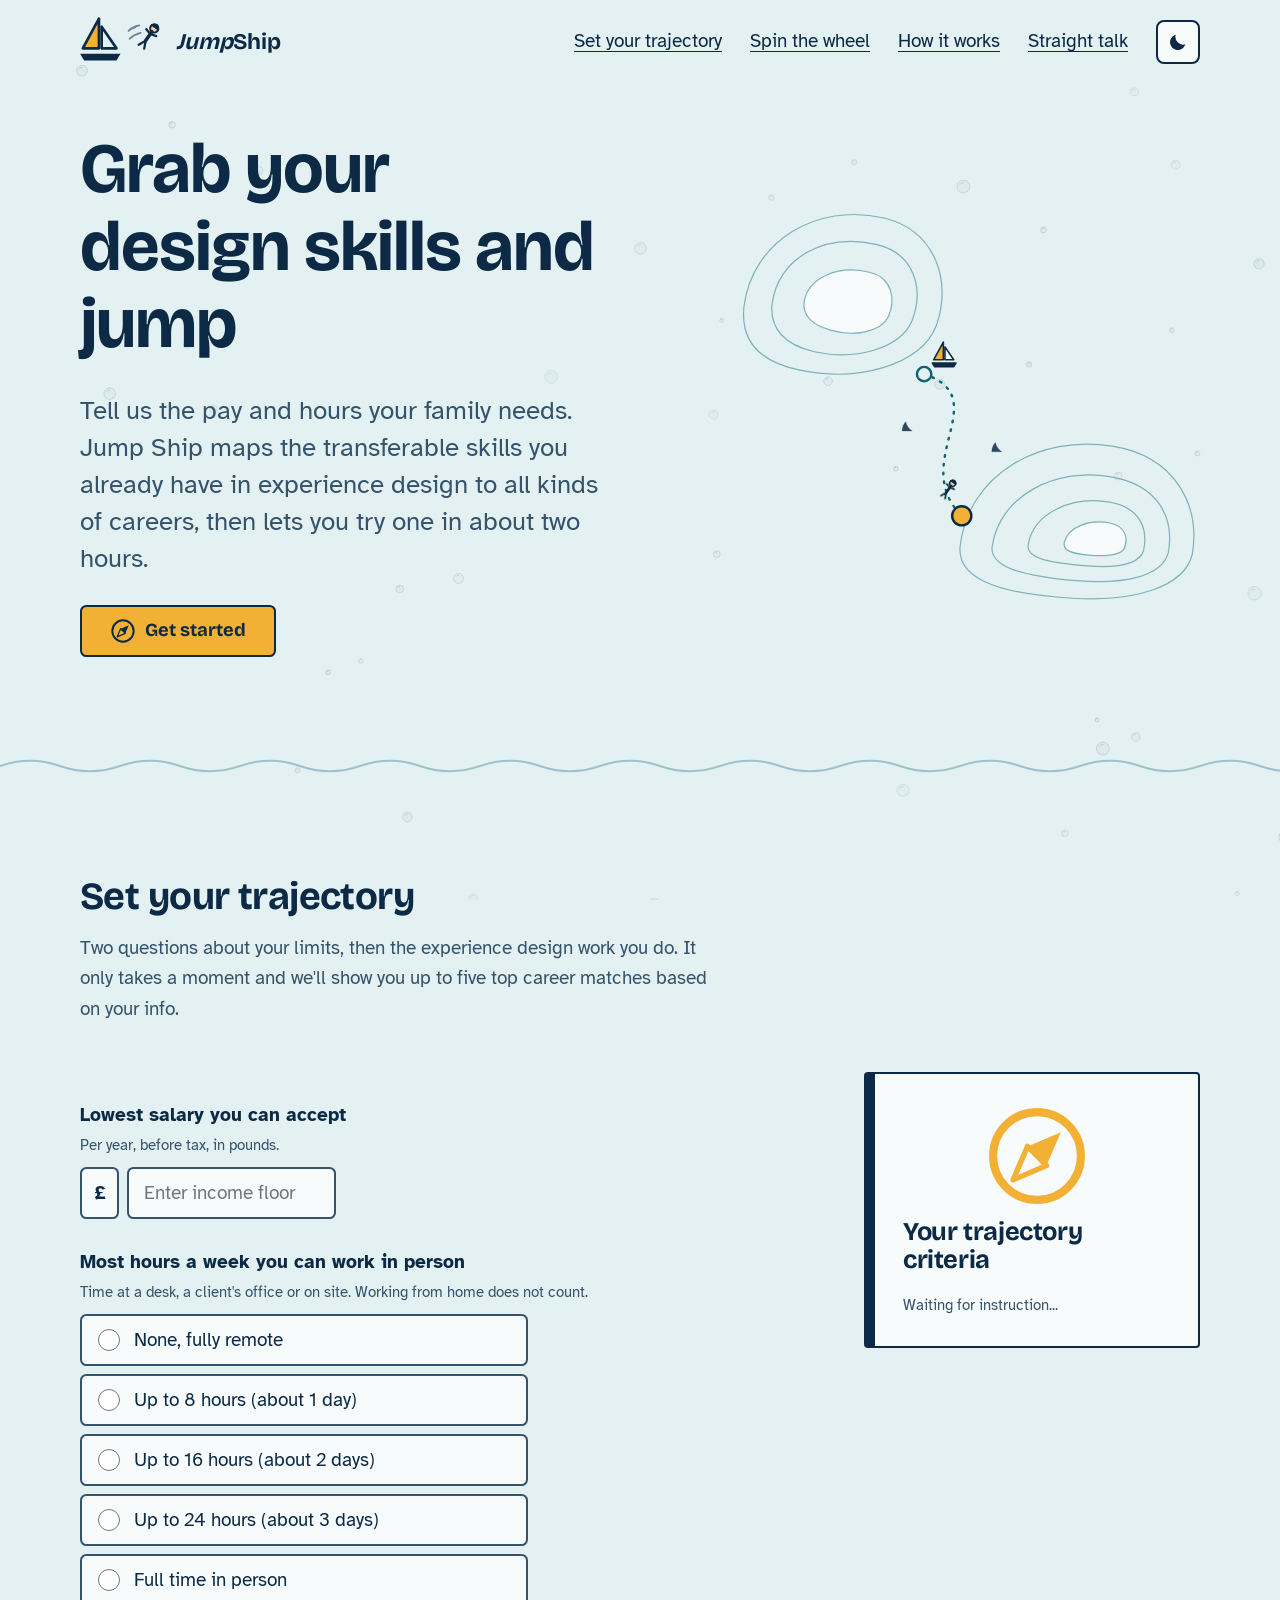
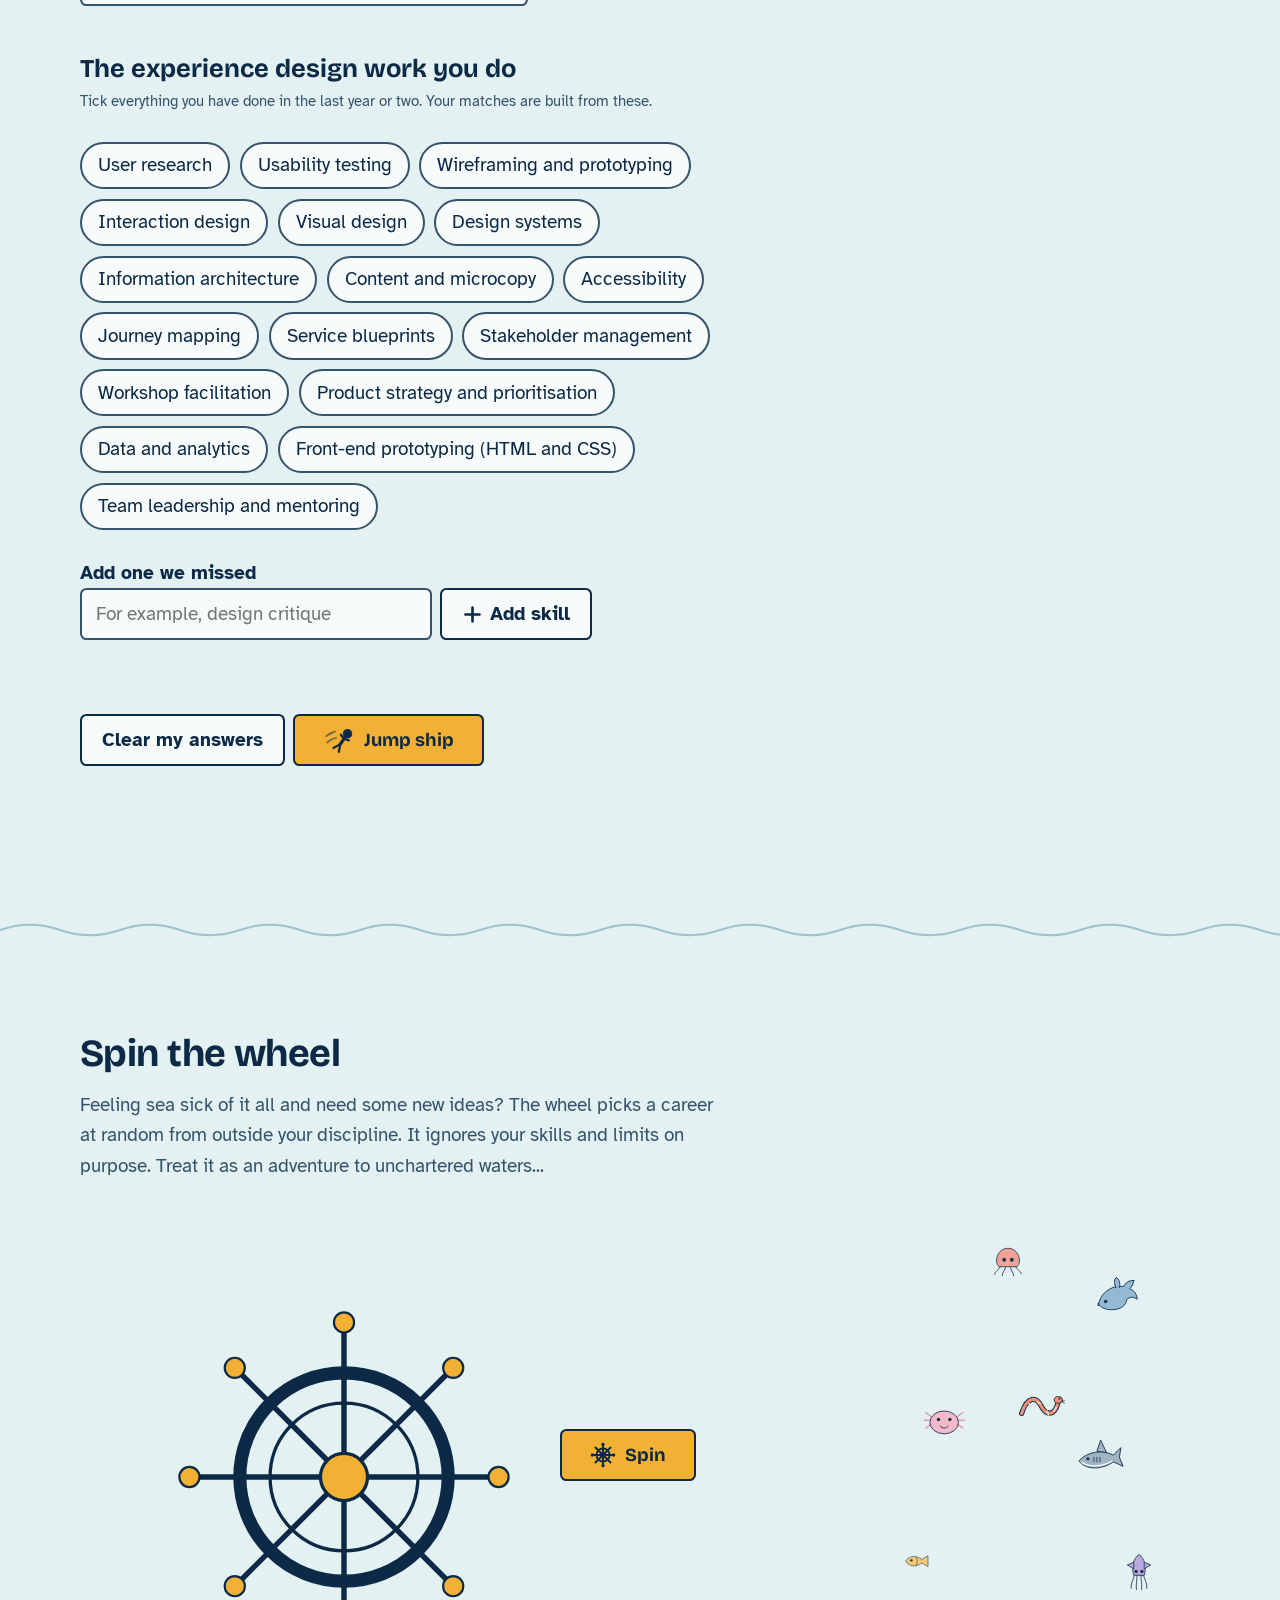
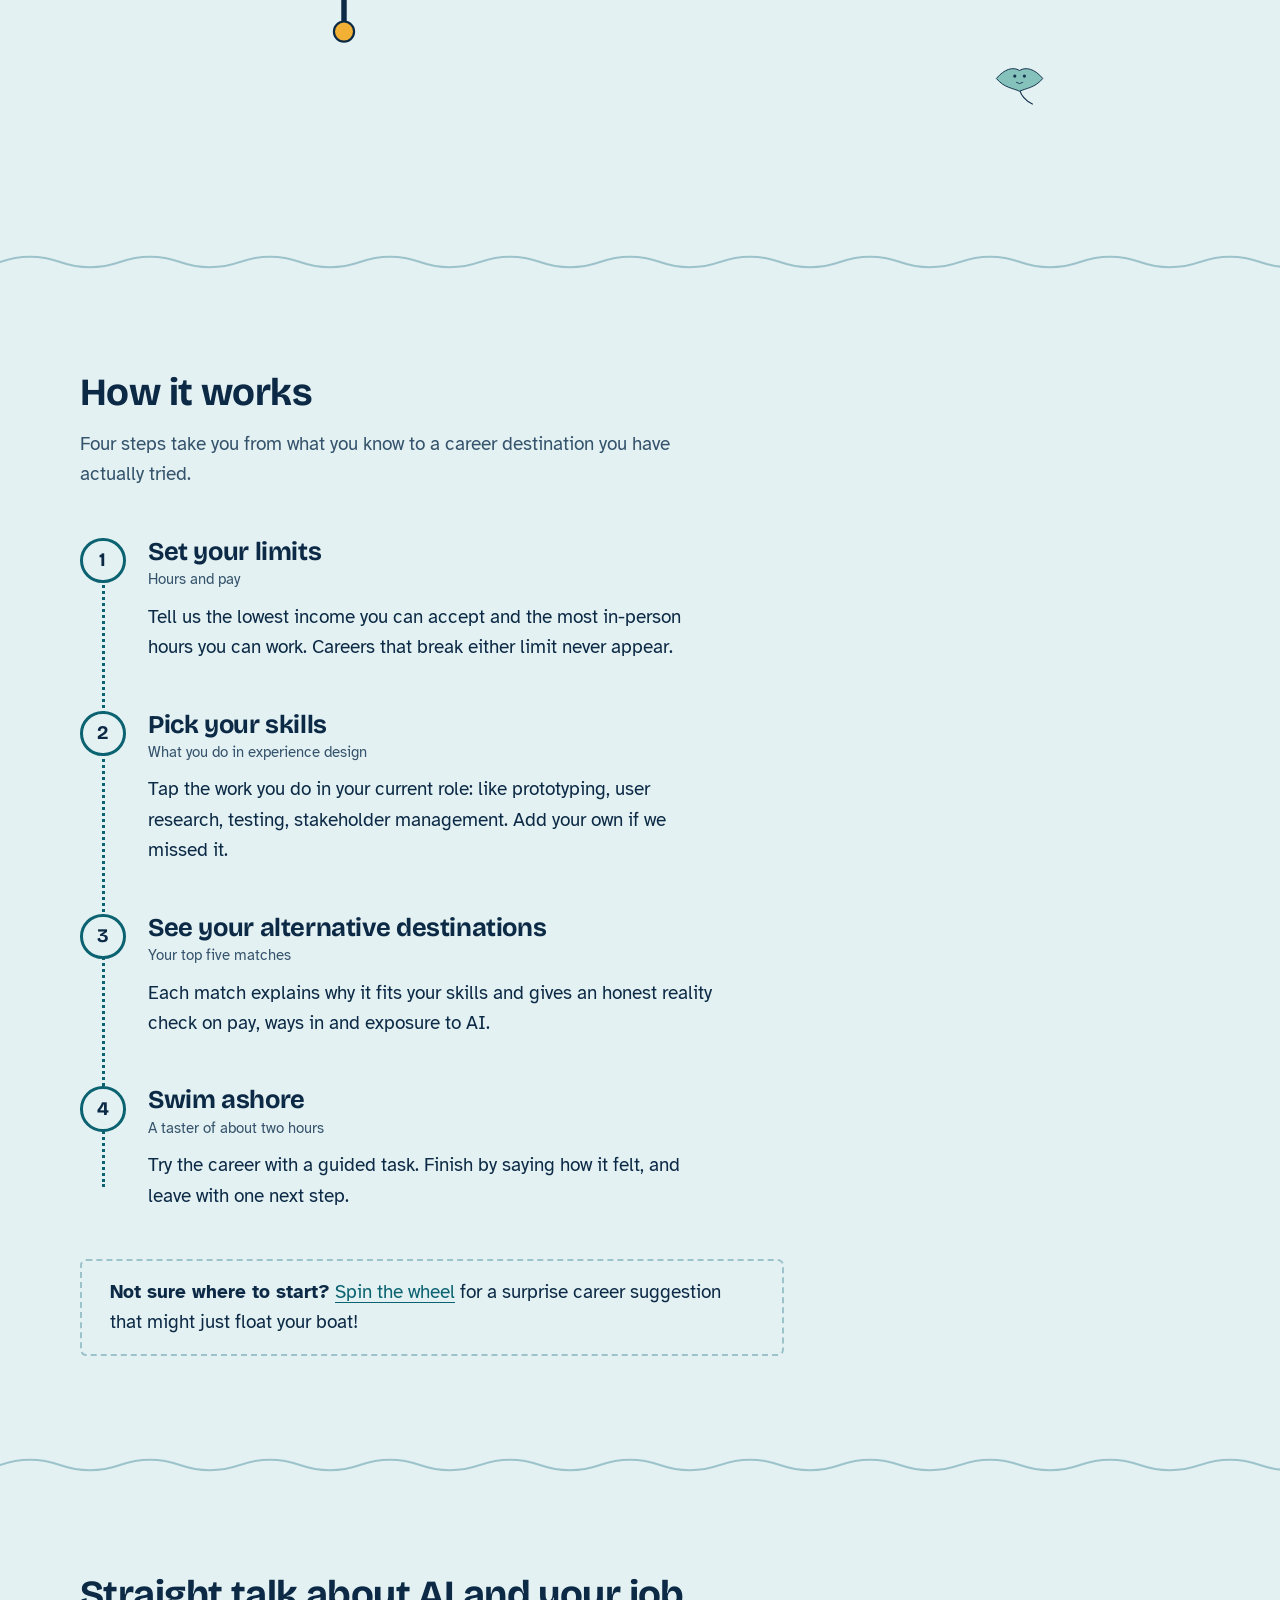
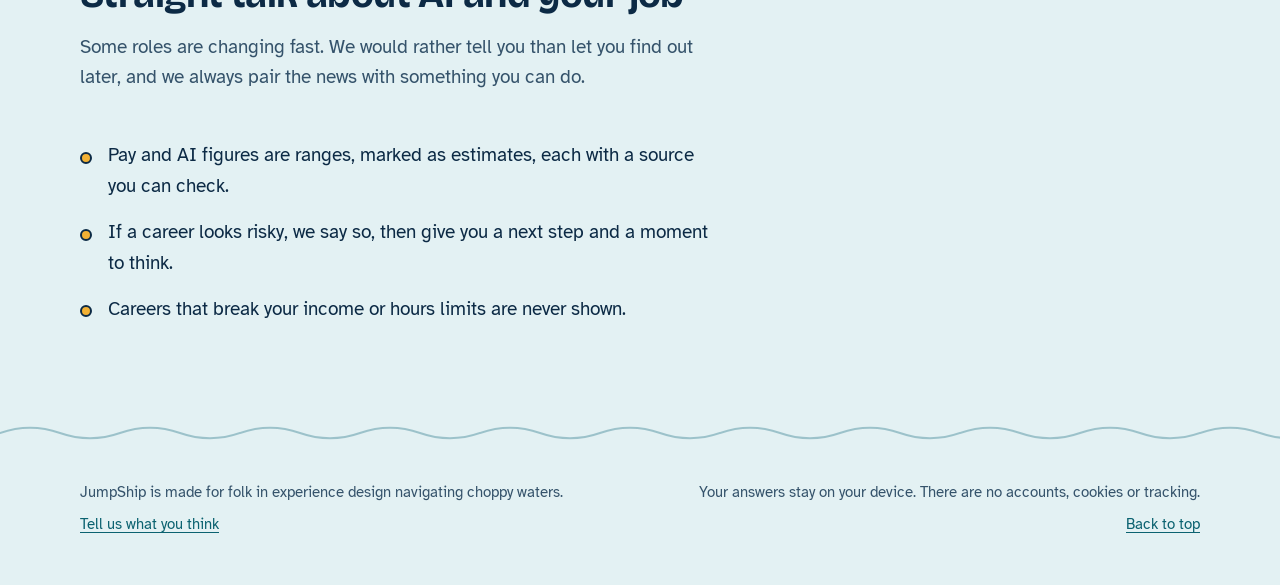
<file: other/index.html>
<!doctype html>
<html lang="en-GB">
<head>
  <meta charset="utf-8">
  <meta name="viewport" content="width=device-width, initial-scale=1">
  <title>Jump Ship</title>
  <meta name="description" content="Jump Ship maps the experience design skills you already have to careers that fit your hours, your pay and your family, then lets you try one in about two hours.">
  <meta name="color-scheme" content="light dark">
  <link rel="icon" href="data:image/svg+xml,%3Csvg xmlns='http://www.w3.org/2000/svg' viewBox='0 0 32 32'%3E%3Cpath d='M16 3 L16 21 L5 21 Z' fill='%23f2b134' stroke='%230c2a45' stroke-width='2' stroke-linejoin='round'/%3E%3Cpath d='M18 8 L18 21 L27 21 Z' fill='none' stroke='%230c2a45' stroke-width='2' stroke-linejoin='round'/%3E%3Cpath d='M3 25 H29 L26 29 H6 Z' fill='%230c2a45'/%3E%3C/svg%3E">
  <link rel="preconnect" href="https://fonts.googleapis.com">
  <link rel="preconnect" href="https://fonts.gstatic.com" crossorigin>
  <link href="https://fonts.googleapis.com/css2?family=Atkinson+Hyperlegible:ital,wght@0,400;0,700;1,400&family=Bricolage+Grotesque:opsz,wght@12..96,500;12..96,700&display=swap" rel="stylesheet">
  <link rel="stylesheet" href="css/style.css">
  <script>
    /* Set the theme before the page paints so there is no flash. A saved choice wins, then the device setting. */
    (function () {
      var theme = null;
      try { theme = window.localStorage.getItem("jumpship.theme"); } catch (e) { /* storage is optional */ }
      if (theme !== "dark" && theme !== "light") {
        theme = window.matchMedia && window.matchMedia("(prefers-color-scheme: dark)").matches ? "dark" : "light";
      }
      document.documentElement.setAttribute("data-theme", theme);
    })();
  </script>
</head>
<body id="top">
  <a class="skip" href="#main">Skip to main content</a>

  <header class="site-header">
    <div class="wrap">
      <a class="brand" href="./" aria-label="Jump Ship home">
        <svg viewBox="0 0 64 38" aria-hidden="true" focusable="false">
          <path d="M14 2 L14 24 L2 24 Z" fill="var(--buoy)" stroke="currentColor" stroke-width="2" stroke-linejoin="round"/>
          <path d="M16 8 L16 24 L27 24 Z" fill="none" stroke="currentColor" stroke-width="2" stroke-linejoin="round"/>
          <path d="M0 28 H30 L27 33 H3 Z" fill="currentColor"/>
          <path d="M36.0 11.0 C38.2 8.8 41.0 7.5 44.0 7.0 M36.8 16.8 C39.2 14.6 42.0 13.2 45.0 12.5 M36.6 10.4 C38.0 9.4 39.5 8.8 41.0 8.5" fill="none" stroke="currentColor" stroke-width="1.4" stroke-linecap="round" opacity="0.55"/>
          <g transform="rotate(35 51 15)" stroke="currentColor" stroke-linecap="round" stroke-linejoin="round">
            <circle cx="51" cy="8" r="3" fill="#f3c9a5" stroke-width="1.5"/>
            <path d="M47.800 7 q3.200 -5 6.400 0z" fill="#0c2a45" stroke-width="1"/>
            <path d="M51 11 V19" stroke-width="2.6" fill="none"/>
            <path d="M51 13 L46.500 11.800 M51 13 L55.500 11.800" stroke-width="1.7" fill="none"/>
            <path d="M51 19 L48.500 24.500 M51 19 L53.500 24.500" stroke-width="1.7" fill="none"/>
          </g>
        </svg>
        <span><i class="brand-jump">Jump</i>Ship</span>
      </a>
      <button type="button" class="nav-toggle" id="nav-toggle" aria-expanded="false" aria-controls="site-nav" hidden>
        <span class="nav-bars" aria-hidden="true"></span>
        <span>Menu</span>
      </button>
      <nav class="site-nav" id="site-nav" aria-label="Main">
        <ul>
          <li><a href="#start">Set your trajectory</a></li>
          <li><a href="#wheel">Spin the wheel</a></li>
          <li><a href="#how">How it works</a></li>
          <li><a href="#straight-talk">Straight talk</a></li>
        </ul>
      </nav>
      <button type="button" class="theme-toggle" id="theme-toggle" aria-label="Switch to dark mode" hidden></button>
    </div>
  </header>

  <main id="main">
    <section class="hero" aria-labelledby="hero-title">
      <div class="wrap">
        <div>
          <h1 id="hero-title">Grab your design skills and jump</h1>
          <p class="hero-lede">Tell us the pay and hours your family needs. Jump Ship maps the transferable skills you already have in experience design to all kinds of careers, then lets you try one in about two hours.</p>
          <div class="hero-actions">
            <a class="btn" href="#start">Get started</a>
          </div>
        </div>

        <figure class="chart">
          <svg viewBox="0 0 600 560" role="img" aria-labelledby="chart-title chart-desc">
            <title id="chart-title">A sea chart with a dotted trajectory</title>
            <desc id="chart-desc">A dotted trajectory leads from open water near your current experience design role to a new port on a coastline.</desc>
            <defs>
              <mask id="reveal" maskUnits="userSpaceOnUse" x="0" y="0" width="600" height="560">
                <path class="reveal" pathLength="1" d="M 255 255 C 345 285 235 365 302 432"/>
              </mask>
            </defs>

            <!-- Shoal, upper left -->
            <path class="contour" d="M 30 170 C 40 90 120 40 205 60 C 270 76 290 140 270 195 C 250 245 170 265 100 250 C 50 240 25 215 30 170 Z"/>
            <path class="contour" d="M 65 168 C 72 110 130 78 195 93 C 243 104 255 148 240 188 C 225 224 168 238 118 227 C 82 219 62 199 65 168 Z"/>
            <path class="contour land" d="M 105 165 C 110 134 148 118 188 128 C 215 135 220 162 210 184 C 199 204 165 208 138 200 C 117 194 103 184 105 165 Z"/>

            <!-- Coastline, lower right -->
            <path class="contour" d="M 300 470 C 310 380 400 330 490 345 C 570 358 600 420 590 480 C 580 520 520 540 440 535 C 360 530 295 515 300 470 Z"/>
            <path class="contour" d="M 340 470 C 350 405 420 372 487 383 C 548 393 568 435 560 478 C 552 508 505 518 445 513 C 386 508 336 498 340 470 Z"/>
            <path class="contour" d="M 385 468 C 392 427 441 407 487 415 C 526 422 535 450 529 476 C 523 494 492 498 450 494 C 410 490 382 485 385 468 Z"/>
            <path class="contour land" d="M 430 465 C 436 445 462 436 487 441 C 507 445 510 460 505 473 C 500 481 482 483 460 481 C 440 479 428 476 430 465 Z"/>

            <!-- Shark fins either side of the course -->
            <g class="fin fin-a" transform="translate(232 326)">
              <g class="fin-move">
                <path class="fin-body" transform="scale(0.5)" d="M-9 0 C-9 -9 -5 -18 0 -23 C2 -13 9 -4 16 0 Z"/>
              </g>
            </g>
            <g class="fin fin-b" transform="translate(344 352)">
              <g class="fin-move">
                <path class="fin-body" transform="scale(0.5)" d="M-9 0 C-9 -9 -5 -18 0 -23 C2 -13 9 -4 16 0 Z"/>
              </g>
            </g>
            <!-- The course -->
            <path class="course" d="M 255 255 C 345 285 235 365 302 432" mask="url(#reveal)"/>
            <circle class="mark" cx="255" cy="255" r="9"/>
            <circle class="mark-end" cx="302" cy="432" r="12"/>
            <g class="boat-still" transform="translate(265 213)">
              <path class="boat-sail" d="M14 2 L14 24 L2 24 Z"/>
              <path class="boat-sail2" d="M16 8 L16 24 L27 24 Z"/>
              <path class="boat-hull" d="M0 28 H30 L27 33 H3 Z"/>
            </g>
            <g class="boat">
              <g transform="scale(1.265) translate(-51 -23)" stroke="var(--ink)" stroke-linecap="round" stroke-linejoin="round">
                <g transform="rotate(35 51 15)">
                  <circle cx="51" cy="8" r="3" fill="#f3c9a5" stroke-width="1.5"/>
                  <path d="M47.800 7 q3.200 -5 6.400 0z" fill="#0c2a45" stroke-width="1"/>
                  <path d="M51 11 V19" stroke-width="2.6" fill="none"/>
                  <path class="arm arm-l" d="M51 13 L46.500 11.800" stroke-width="1.7" fill="none"/>
                  <path class="arm arm-r" d="M51 13 L55.500 11.800" stroke-width="1.7" fill="none"/>
                  <path d="M51 19 L48.500 24.500 M51 19 L53.500 24.500" stroke-width="1.7" fill="none"/>
                </g>
              </g>
            </g>
          </svg>
        </figure>
      </div>
    </section>

    <section class="section" id="start" aria-labelledby="start-title">
      <div class="wrap">
        <div class="section-head">
          <h2 id="start-title" tabindex="-1">Set your trajectory</h2>
          <p>Two questions about your limits, then the experience design work you do. It only takes a moment and we'll show you up to five top career matches based on your info.</p>
        </div>

        <div class="course">
          <form class="course-form" id="course-form" novalidate>
            <fieldset class="group">
              <legend class="visually-hidden">Your limits</legend>

              <div class="field">
                <label for="income">Lowest salary you can accept</label>
                <p class="hint" id="income-hint">Per year, before tax, in pounds.</p>
                <div class="money">
                  <span class="money-sign" aria-hidden="true">£</span>
                  <input id="income" name="income" type="text" inputmode="numeric" autocomplete="off" aria-describedby="income-hint income-error" placeholder="Enter income floor">
                </div>
                <p class="error" id="income-error" hidden></p>
              </div>

              <fieldset class="field choices">
                <legend>Most hours a week you can work in person</legend>
                <p class="hint" id="hours-hint">Time at a desk, a client's office or on site. Working from home does not count.</p>
                <label class="choice"><input type="radio" name="hours" value="0" aria-describedby="hours-hint"><span>None, fully remote</span></label>
                <label class="choice"><input type="radio" name="hours" value="8" aria-describedby="hours-hint"><span>Up to 8 hours (about 1 day)</span></label>
                <label class="choice"><input type="radio" name="hours" value="16" aria-describedby="hours-hint"><span>Up to 16 hours (about 2 days)</span></label>
                <label class="choice"><input type="radio" name="hours" value="24" aria-describedby="hours-hint"><span>Up to 24 hours (about 3 days)</span></label>
                <label class="choice"><input type="radio" name="hours" value="40" aria-describedby="hours-hint"><span>Full time in person</span></label>
              </fieldset>
            </fieldset>

            <fieldset class="group">
              <legend>The experience design work you do</legend>
              <p class="group-note">Tick everything you have done in the last year or two. Your matches are built from these.</p>
              <ul class="skills" id="skills" role="list">
                <li class="skills-loading">Loading skills.</li>
              </ul>
              <noscript><p class="error">Jump Ship needs JavaScript to show the skills list.</p></noscript>

              <div class="field add-skill">
                <label for="custom-skill">Add one we missed</label>
                <div class="add-row">
                  <input id="custom-skill" type="text" maxlength="60" autocomplete="off" aria-describedby="custom-error" placeholder="For example, design critique">
                  <button class="btn-secondary" type="button" id="add-skill">Add skill</button>
                </div>
                <p class="error" id="custom-error" hidden></p>
              </div>
            </fieldset>

            <div class="actions">
              <button class="btn-secondary" type="button" id="clear-answers">Clear my answers</button>
              <button class="btn" type="button" id="jump-button" aria-describedby="jump-error">Jump ship</button>
            </div>
            <p class="error error-warn" id="jump-error" role="alert" hidden></p>

            <div class="form-tools">
              <div class="form-foot">
                <p class="status" id="status" role="status"></p>
              </div>
            </div>
          </form>

          <aside class="summary is-waiting" id="summary" aria-labelledby="summary-title">
            <h3 id="summary-title">Your trajectory criteria</h3>
            <p class="summary-waiting" id="summary-waiting">Waiting for instruction<span class="dots" aria-hidden="true"><span>.</span><span>.</span><span>.</span></span></p>
            <div class="summary-body" id="summary-body">
            <dl>
              <div>
                <dt>Lowest salary</dt>
                <dd id="sum-income">Not set</dd>
              </div>
              <div>
                <dt>In-person hours</dt>
                <dd id="sum-hours">Not set</dd>
              </div>
              <div>
                <dt>Skills</dt>
                <dd id="sum-skills-count">None picked yet</dd>
              </div>
            </dl>
            <ul class="chips" id="sum-skills" aria-label="Skills you picked" hidden></ul>
            <p class="summary-note">Your answers stay on this device. Press Jump ship to see your top five matches.</p>
            </div>
          </aside>
        </div>
      </div>
    </section>

    <section class="section" id="matches" aria-labelledby="matches-title" hidden>
      <div class="wrap">
        <div class="section-head">
          <h2 id="matches-title" tabindex="-1">Your top five matches</h2>
          <p id="matches-intro">These careers match your limits and use the skills you picked. Pay and AI figures are estimates, each with a source you can check.</p>
        </div>

        <label class="choice toggle">
          <input type="checkbox" id="prefer-low-ai" aria-describedby="ai-hint" checked>
          <span>Prefer careers with lower exposure to AI</span>
        </label>
        <div class="tip" id="ai-tip">
          <button type="button" class="tip-btn" aria-expanded="false" aria-controls="ai-hint">What's this?</button>
          <p class="tip-body" id="ai-hint" role="tooltip" hidden>On by default. It moves careers where AI could do more of the work further down the list. It never hides one.</p>
        </div>

        <p class="stale" id="matches-stale" role="status" hidden>You changed your answers, so these matches are out of date. <button type="button" class="btn-secondary" id="jump-again">Jump ship again</button></p>
        <p class="status matches-status" id="matches-status" role="status">Add your limits and skills above to see your matches.</p>
        <div class="notice" id="matches-notice" role="note" hidden></div>
        <ol class="results" id="matches-list" role="list"></ol>
        <div class="notes" id="matches-notes"></div>

        <p class="match-caption">Pay is the median of advertised UK salaries for permanent roles in the six months to late October 2026. These are estimates, not offers, and starting pay for someone changing career is often lower. Exposure to AI measures how much of a job's tasks AI could do. It is not a forecast of job loss.</p>

        <p class="back-to-start"><button type="button" class="btn-secondary" id="back-to-start">Back to Set your trajectory</button></p>
      </div>
    </section>

    <section class="section wheel-section" id="wheel" aria-labelledby="wheel-title">
      <div class="wrap wheel-wrap">
        <div class="section-head">
          <h2 id="wheel-title" tabindex="-1">Spin the wheel</h2>
          <p>Feeling sea sick of it all and need some new ideas? The wheel picks a career at random from outside your discipline. It ignores your skills and limits on purpose. Treat it as an adventure to unchartered waters...</p>
        </div>
        <div class="wheel-box">
          <svg class="creature c-octopus" aria-hidden="true" focusable="false"><use href="#c-octopus"/></svg>
          <svg class="creature c-dolphin" aria-hidden="true" focusable="false"><use href="#c-dolphin"/></svg>
          <svg class="creature c-fish" aria-hidden="true" focusable="false"><use href="#c-fish"/></svg>
          <svg class="creature c-axolotl" aria-hidden="true" focusable="false"><use href="#c-axolotl"/></svg>
          <svg class="creature c-shark" aria-hidden="true" focusable="false"><use href="#c-shark"/></svg>
          <svg class="creature c-snake" aria-hidden="true" focusable="false"><use href="#c-sea-snake"/></svg>
          <svg class="creature c-ray" aria-hidden="true" focusable="false"><use href="#c-stingray"/></svg>
          <svg class="creature c-squid" aria-hidden="true" focusable="false"><use href="#c-wheel-squid"/></svg>
          <svg class="wheel" id="wheel-art" viewBox="-100 -100 200 200" aria-hidden="true" focusable="false">
            <g id="wheel-spin">
              <circle r="62" class="wheel-rim"/>
              <circle r="44" class="wheel-ring"/>
              <g class="wheel-spokes">
                <line x1="0" y1="-92" x2="0" y2="92"/><line x1="-92" y1="0" x2="92" y2="0"/>
                <line x1="-65" y1="-65" x2="65" y2="65"/><line x1="-65" y1="65" x2="65" y2="-65"/>
              </g>
              <g class="wheel-handles">
                <circle cx="0" cy="-92" r="6"/><circle cx="0" cy="92" r="6"/><circle cx="-92" cy="0" r="6"/><circle cx="92" cy="0" r="6"/>
                <circle cx="-65" cy="-65" r="6"/><circle cx="65" cy="65" r="6"/><circle cx="-65" cy="65" r="6"/><circle cx="65" cy="-65" r="6"/>
              </g>
              <circle r="14" class="wheel-hub"/>
            </g>
          </svg>
          <div class="wheel-side">
            <button type="button" class="btn" id="wheel-button">Spin</button>
            <p class="status" id="wheel-status" role="status"></p>
          </div>
        </div>
        <ol class="results" id="wheel-result" role="list"></ol>
      </div>
    </section>

    <section class="section" id="how" aria-labelledby="how-title">
      <div class="wrap">
        <div class="section-head">
          <h2 id="how-title">How it works</h2>
          <p>Four steps take you from what you know to a career destination you have actually tried.</p>
        </div>

        <ol class="legs" role="list">
          <li class="leg">
            <h3>Set your limits</h3>
            <span class="leg-plain">Hours and pay</span>
            <p>Tell us the lowest income you can accept and the most in-person hours you can work. Careers that break either limit never appear.</p>
          </li>
          <li class="leg">
            <h3>Pick your skills</h3>
            <span class="leg-plain">What you do in experience design</span>
            <p>Tap the work you do in your current role: like prototyping, user research, testing, stakeholder management. Add your own if we missed it.</p>
          </li>
          <li class="leg">
            <h3>See your alternative destinations</h3>
            <span class="leg-plain">Your top five matches</span>
            <p>Each match explains why it fits your skills and gives an honest reality check on pay, ways in and exposure to AI.</p>
          </li>
          <li class="leg">
            <h3>Swim ashore</h3>
            <span class="leg-plain">A taster of about two hours</span>
            <p>Try the career with a guided task. Finish by saying how it felt, and leave with one next step.</p>
          </li>
        </ol>

        <p class="side-note"><strong>Not sure where to start?</strong> <a href="#wheel">Spin the wheel</a> for a surprise career suggestion that might just float your boat!</p>
      </div>
    </section>

    <section class="section" id="straight-talk" aria-labelledby="talk-title">
      <div class="wrap">
        <div class="section-head">
          <h2 id="talk-title">Straight talk about AI and your job</h2>
          <p>Some roles are changing fast. We would rather tell you than let you find out later, and we always pair the news with something you can do.</p>
        </div>
        <ul class="promises" role="list">
          <li>Pay and AI figures are ranges, marked as estimates, each with a source you can check.</li>
          <li>If a career looks risky, we say so, then give you a next step and a moment to think.</li>
          <li>Careers that break your income or hours limits are never shown.</li>
        </ul>
      </div>
    </section>
  </main>

  <footer class="site-footer">
    <div class="wrap">
      <p>JumpShip is made for folk in experience design navigating choppy waters.</p>
      <p>Your answers stay on your device. There are no accounts, cookies or tracking.</p>
      <p><a href="mailto:andy.davies@lloydsbanking.com?subject=Jump%20Ship%20feedback">Tell us what you think</a></p>
      <p><a href="#top" id="back-to-top">Back to top</a></p>
    </div>
  </footer>

    <svg width="0" height="0" style="position:absolute" aria-hidden="true" focusable="false">
    <defs>
      <symbol id="ic-robot" viewBox="0 0 64 64">
        <path d="M32 14V7" fill="none" stroke="var(--ink)" stroke-width="1.5" stroke-linecap="round"/>
        <circle cx="32" cy="6" r="3.200" fill="#f2b134" stroke="var(--ink)" stroke-width="1.25"/>
        <rect x="9" y="28" width="5" height="12" rx="2" fill="#8fb7d0" stroke="var(--ink)" stroke-width="1.25"/>
        <rect x="50" y="28" width="5" height="12" rx="2" fill="#8fb7d0" stroke="var(--ink)" stroke-width="1.25"/>
        <rect x="13" y="14" width="38" height="36" rx="9" fill="#8fb7d0" stroke="var(--ink)" stroke-width="1.25" stroke-linejoin="round"/>
        <rect x="19" y="23" width="26" height="14" rx="5" fill="#eaf4f8" stroke="var(--ink)" stroke-width="1.25"/>
        <circle cx="26.500" cy="30" r="3" fill="var(--ink)"/><circle cx="37.500" cy="30" r="3" fill="var(--ink)"/>
        <path d="M24 43h16M28 43v3M32 43v3M36 43v3" fill="none" stroke="var(--ink)" stroke-width="1.25" stroke-linecap="round"/>
      </symbol>
      <symbol id="c-octopus" viewBox="0 0 64 64">
        <path d="M14 30c0-12 8-20 18-20s18 8 18 20c0 4-2 7-4 9H18c-2-2-4-5-4-9z" fill="#f2a091" stroke="var(--ink)" stroke-width="1.25" stroke-linejoin="round"/>
        <path d="M20 39c-3 6-8 6-9 12M28 40c-1 7-6 8-5 13M36 40c1 7 5 8 5 13M44 39c3 6 8 6 9 11" fill="none" stroke="var(--ink)" stroke-width="1.25" stroke-linecap="round"/>
        <circle cx="26" cy="28" r="3" fill="var(--ink)"/><circle cx="38" cy="28" r="3" fill="var(--ink)"/>
      </symbol>
      <symbol id="c-dolphin" viewBox="0 0 64 64">
        <path d="M6 44C8 28 22 16 40 18c4-8 10-8 14-8-2 4-2 8-6 11 6 2 10 8 10 14-6-4-10-3-14 0 0 8-8 14-20 14-8 0-16-3-18-9z" fill="#8fb7d0" stroke="var(--ink)" stroke-width="1.25" stroke-linejoin="round"/>
        <path d="M30 20c-4-8-2-12 0-14 4 2 6 8 4 14" fill="#8fb7d0" stroke="var(--ink)" stroke-width="1.25" stroke-linejoin="round"/>
        <circle cx="16" cy="38" r="2.4" fill="var(--ink)"/>
      </symbol>
      <symbol id="c-fish" viewBox="0 0 64 64">
        <path d="M6 32c8-12 24-14 36-4l14-8v24l-14-8C30 46 14 44 6 32z" fill="#f6c76a" stroke="var(--ink)" stroke-width="1.25" stroke-linejoin="round"/>
        <circle cx="19" cy="30" r="2.6" fill="var(--ink)"/><path d="M30 24c3 5 3 11 0 16" fill="none" stroke="var(--ink)" stroke-width="1.25" stroke-linecap="round"/>
      </symbol>
      <symbol id="c-shark" viewBox="0 0 64 64">
        <path d="M28 25 33 10 41 27z" fill="#9db0c0" stroke="var(--ink)" stroke-width="1.25" stroke-linejoin="round"/>
        <path d="M4 38C14 26 34 22 50 30l10-10-2 13 5 12-13-6C34 50 14 50 4 38z" fill="#9db0c0" stroke="var(--ink)" stroke-width="1.25" stroke-linejoin="round"/>
        <path d="M8 40c10 6 26 6 40-2" fill="none" stroke="#e8f3f6" stroke-width="2.2" stroke-linecap="round"/>
        <circle cx="16" cy="35" r="2.2" fill="var(--ink)"/>
        <path d="M24 33v6M28 33v6M32 33v6" fill="none" stroke="var(--ink)" stroke-width="1.1" stroke-linecap="round"/>
      </symbol>
      <symbol id="c-wheel-squid" viewBox="0 0 64 64">
        <path d="M32 4c9 6 12 20 8 32H24C20 24 23 10 32 4z" fill="#b9a5e0" stroke="var(--ink)" stroke-width="1.25" stroke-linejoin="round"/>
        <path d="M24 16 14 20l10 6zM40 16l10 4-10 6z" fill="#b9a5e0" stroke="var(--ink)" stroke-width="1.25" stroke-linejoin="round"/>
        <path d="M25 36c-2 8-6 12-5 20M29 36c0 8-2 14-1 22M35 36c0 8 2 14 1 22M39 36c2 8 6 12 5 20" fill="none" stroke="var(--ink)" stroke-width="1.25" stroke-linecap="round"/>
        <circle cx="27.500" cy="30" r="2.600" fill="var(--ink)"/><circle cx="36.500" cy="30" r="2.600" fill="var(--ink)"/>
      </symbol>
      <symbol id="c-sea-snake" viewBox="0 0 64 64">
        <path d="M6 44C14 20 26 22 32 34S50 50 55 28" fill="none" stroke="var(--ink)" stroke-width="7" stroke-linecap="round"/>
        <path d="M6 44C14 20 26 22 32 34S50 50 55 28" fill="none" stroke="#f08a6c" stroke-width="4.200" stroke-linecap="round"/>
        <path d="M16 31 19 36M27 29 31 31M40 41 42 46M49 41 52 36" fill="none" stroke="#fbd5c6" stroke-width="2" stroke-linecap="round"/>
        <ellipse cx="55" cy="26" rx="5.500" ry="4.500" fill="#f08a6c" stroke="var(--ink)" stroke-width="1.25"/>
        <circle cx="56.500" cy="24.500" r="1.400" fill="var(--ink)"/>
        <path d="M59 28l4 2M59 28l4-1" fill="none" stroke="var(--ink)" stroke-width="1" stroke-linecap="round"/>
      </symbol>
      <symbol id="c-stingray" viewBox="0 0 64 64">
        <path d="M32 44C34 52 40 58 48 62" fill="none" stroke="var(--ink)" stroke-width="1.500" stroke-linecap="round"/>
        <path d="M3 30C13 18 24 15 32 20 40 15 51 18 61 30 51 42 40 42 32 46 24 42 13 42 3 30z" fill="#7fbfb8" stroke="var(--ink)" stroke-width="1.25" stroke-linejoin="round"/>
        <circle cx="26" cy="27" r="2" fill="var(--ink)"/><circle cx="38" cy="27" r="2" fill="var(--ink)"/>
        <path d="M28 35q4 3 8 0" fill="none" stroke="var(--ink)" stroke-width="1.100" stroke-linecap="round"/>
      </symbol>
      <symbol id="c-axolotl" viewBox="0 0 64 64">
        <path d="M14 26 6 20M13 31 4 31M14 36 6 42M50 26l8-6M51 31l9 0M50 36l8 6" fill="none" stroke="#e98fae" stroke-width="2" stroke-linecap="round"/>
        <ellipse cx="32" cy="34" rx="20" ry="16" fill="#f6b6c8" stroke="var(--ink)" stroke-width="1.25"/>
        <circle cx="24" cy="30" r="2.4" fill="var(--ink)"/><circle cx="40" cy="30" r="2.4" fill="var(--ink)"/>
        <path d="M26 39c4 4 8 4 12 0" fill="none" stroke="var(--ink)" stroke-width="1.25" stroke-linecap="round"/>
      </symbol>
      <symbol id="ch-air-traffic-controller" viewBox="0 0 120 130"><g stroke="var(--ink)" stroke-width="1.25" stroke-linejoin="round" stroke-linecap="round"><ellipse cx="98" cy="86" rx="17" ry="6" fill="#fff"/><path d="M84 84l-6-14h8l8 14z" fill="#8fb7d0"/><path d="M96 90l-10 16h10l12-16z" fill="#8fb7d0"/><circle cx="106" cy="85" r="1.500" fill="var(--ink)" stroke="none"/><path d="M52 104v15M68 104v15" fill="none" stroke-width="3"/><path d="M47 121h11M63 121h11" fill="none" stroke-width="2.5"/><path d="M44 62h32v36q0 6-6 6H50q-6 0-6-6z" fill="#f2b134"/><path d="M44 80h32" fill="none" stroke="#fff" stroke-width="2"/><path d="M45 68 34 88M75 68 86 88" fill="none" stroke-width="2.5"/><circle cx="34" cy="89" r="3.600" fill="#f3c9a5"/><circle cx="86" cy="89" r="3.600" fill="#f3c9a5"/><circle cx="60" cy="42" r="18" fill="#f3c9a5"/><circle cx="53" cy="43" r="2.2" fill="var(--ink)" stroke="none"/><circle cx="67" cy="43" r="2.2" fill="var(--ink)" stroke="none"/><path d="M54 50q6 5 12 0" fill="none"/><circle cx="48" cy="49" r="2.6" fill="#f2a091" stroke="none"/><circle cx="72" cy="49" r="2.6" fill="#f2a091" stroke="none"/><path d="M42 40a18 18 0 0 1 36 0" fill="none" stroke-width="2"/><circle cx="42" cy="44" r="5" fill="#6cc1c9"/><circle cx="78" cy="44" r="5" fill="#6cc1c9"/><path d="M42 48q-1 10 9 11" fill="none"/></g></symbol>
      <symbol id="ch-merchant-navy-deck-officer" viewBox="0 0 120 130"><g stroke="var(--ink)" stroke-width="1.25" stroke-linejoin="round" stroke-linecap="round"><circle cx="98" cy="104" r="12" fill="none" stroke-width="1.75"/><circle cx="98" cy="104" r="3" fill="#f2b134"/><path d="M98 88v32M82 104h32M87 93l22 22M87 115l22-22" fill="none" stroke-width="1.25"/><path d="M52 104v15M68 104v15" fill="none" stroke-width="3"/><path d="M47 121h11M63 121h11" fill="none" stroke-width="2.5"/><path d="M44 62h32v36q0 6-6 6H50q-6 0-6-6z" fill="#0c2a45"/><circle cx="60" cy="74" r="1.800" fill="#f2b134" stroke="none"/><circle cx="60" cy="84" r="1.800" fill="#f2b134" stroke="none"/><circle cx="60" cy="94" r="1.800" fill="#f2b134" stroke="none"/><path d="M45 68 34 88M75 68 86 88" fill="none" stroke-width="2.5"/><circle cx="34" cy="89" r="3.600" fill="#f3c9a5"/><circle cx="86" cy="89" r="3.600" fill="#f3c9a5"/><circle cx="60" cy="42" r="18" fill="#f3c9a5"/><circle cx="53" cy="43" r="2.2" fill="var(--ink)" stroke="none"/><circle cx="67" cy="43" r="2.2" fill="var(--ink)" stroke="none"/><path d="M54 50q6 5 12 0" fill="none"/><circle cx="48" cy="49" r="2.6" fill="#f2a091" stroke="none"/><circle cx="72" cy="49" r="2.6" fill="#f2a091" stroke="none"/><path d="M42 34a18 14 0 0 1 36 0z" fill="#fff"/><path d="M40 35h40" fill="none" stroke-width="2"/><circle cx="60" cy="29" r="3" fill="#f2b134"/></g></symbol>
      <symbol id="ch-live-sound-engineer" viewBox="0 0 120 130"><g stroke="var(--ink)" stroke-width="1.25" stroke-linejoin="round" stroke-linecap="round"><path d="M52 104v15M68 104v15" fill="none" stroke-width="3"/><path d="M47 121h11M63 121h11" fill="none" stroke-width="2.5"/><path d="M44 62h32v36q0 6-6 6H50q-6 0-6-6z" fill="#b9a5e0"/><path d="M45 68 34 88M75 68 86 88" fill="none" stroke-width="2.5"/><circle cx="34" cy="89" r="3.600" fill="#f3c9a5"/><circle cx="86" cy="89" r="3.600" fill="#f3c9a5"/><circle cx="60" cy="42" r="18" fill="#f3c9a5"/><circle cx="53" cy="43" r="2.2" fill="var(--ink)" stroke="none"/><circle cx="67" cy="43" r="2.2" fill="var(--ink)" stroke="none"/><path d="M54 50q6 5 12 0" fill="none"/><circle cx="48" cy="49" r="2.6" fill="#f2a091" stroke="none"/><circle cx="72" cy="49" r="2.6" fill="#f2a091" stroke="none"/><path d="M42 40a18 18 0 0 1 36 0" fill="none" stroke-width="2"/><rect x="36" y="38" width="9" height="14" rx="4" fill="#f2b134"/><rect x="75" y="38" width="9" height="14" rx="4" fill="#f2b134"/><rect x="24" y="96" width="72" height="22" rx="4" fill="#0c2a45"/><path d="M36 100v14M48 100v14M60 100v14M72 100v14M84 100v14" fill="none" stroke="#6cc1c9" stroke-width="1"/><rect x="33" y="104" width="6" height="4" fill="#f2b134" stroke="none"/><rect x="57" y="108" width="6" height="4" fill="#f2b134" stroke="none"/><rect x="81" y="102" width="6" height="4" fill="#f2b134" stroke="none"/></g></symbol>
      <symbol id="ch-tree-surgeon" viewBox="0 0 120 130"><g stroke="var(--ink)" stroke-width="1.25" stroke-linejoin="round" stroke-linecap="round"><path d="M100 122V94" fill="none" stroke="#8a6a45" stroke-width="3.5"/><circle cx="100" cy="84" r="17" fill="#7fbf8a"/><circle cx="90" cy="92" r="11" fill="#7fbf8a"/><path d="M52 104v15M68 104v15" fill="none" stroke-width="3"/><path d="M47 121h11M63 121h11" fill="none" stroke-width="2.5"/><path d="M44 62h32v36q0 6-6 6H50q-6 0-6-6z" fill="#7fbf8a"/><path d="M44 66 76 100" fill="none" stroke-width="1.75"/><path d="M45 68 34 88M75 68 86 88" fill="none" stroke-width="2.5"/><circle cx="34" cy="89" r="3.600" fill="#f3c9a5"/><circle cx="86" cy="89" r="3.600" fill="#f3c9a5"/><circle cx="60" cy="42" r="18" fill="#f3c9a5"/><circle cx="53" cy="43" r="2.2" fill="var(--ink)" stroke="none"/><circle cx="67" cy="43" r="2.2" fill="var(--ink)" stroke="none"/><path d="M54 50q6 5 12 0" fill="none"/><circle cx="48" cy="49" r="2.6" fill="#f2a091" stroke="none"/><circle cx="72" cy="49" r="2.6" fill="#f2a091" stroke="none"/><path d="M42 38a18 16 0 0 1 36 0z" fill="#f2b134"/><path d="M39 38h42" fill="none" stroke-width="2"/><path d="M60 24v14" fill="none" stroke-width="1.25"/></g></symbol>
      <symbol id="ch-archaeologist" viewBox="0 0 120 130"><g stroke="var(--ink)" stroke-width="1.25" stroke-linejoin="round" stroke-linecap="round"><path d="M92 122c-8 0-10-10-8-16s2-8 0-12h16c-2 4-2 6 0 12s0 16-8 16z" fill="#c98a6a"/><path d="M86 88h12" fill="none"/><path d="M89 104h6" fill="none" stroke-width="1"/><path d="M52 104v15M68 104v15" fill="none" stroke-width="3"/><path d="M47 121h11M63 121h11" fill="none" stroke-width="2.5"/><path d="M44 62h32v36q0 6-6 6H50q-6 0-6-6z" fill="#d8c08d"/><path d="M45 68 34 88M75 68 84 80" fill="none" stroke-width="2.5"/><circle cx="34" cy="89" r="3.600" fill="#f3c9a5"/><path d="M84 80l10-10" fill="none" stroke-width="1.5"/><path d="M92 66l8 4-6 8z" fill="#8fb7d0"/><circle cx="60" cy="42" r="18" fill="#f3c9a5"/><circle cx="53" cy="43" r="2.2" fill="var(--ink)" stroke="none"/><circle cx="67" cy="43" r="2.2" fill="var(--ink)" stroke="none"/><path d="M54 50q6 5 12 0" fill="none"/><circle cx="48" cy="49" r="2.6" fill="#f2a091" stroke="none"/><circle cx="72" cy="49" r="2.6" fill="#f2a091" stroke="none"/><ellipse cx="60" cy="33" rx="29" ry="6" fill="#c9a56b"/><path d="M46 33a14 13 0 0 1 28 0z" fill="#c9a56b"/><path d="M46 31h28" fill="none" stroke-width="1.25"/></g></symbol>
      <symbol id="ch-countryside-ranger" viewBox="0 0 120 130"><g stroke="var(--ink)" stroke-width="1.25" stroke-linejoin="round" stroke-linecap="round"><path d="M98 122V102" fill="none" stroke="#8a6a45" stroke-width="3"/><path d="M98 64l-14 22h28zM98 78l-17 24h34z" fill="#6fb38a"/><path d="M52 104v15M68 104v15" fill="none" stroke-width="3"/><path d="M47 121h11M63 121h11" fill="none" stroke-width="2.5"/><path d="M44 62h32v36q0 6-6 6H50q-6 0-6-6z" fill="#6fb38a"/><rect x="52" y="76" width="7" height="9" rx="2" fill="#0c2a45"/><rect x="62" y="76" width="7" height="9" rx="2" fill="#0c2a45"/><path d="M52 76q4-6 0 0M56 76v-6M66 76v-6" fill="none" stroke-width="0.9"/><path d="M45 68 34 88M75 68 86 88" fill="none" stroke-width="2.5"/><circle cx="34" cy="89" r="3.600" fill="#f3c9a5"/><circle cx="86" cy="89" r="3.600" fill="#f3c9a5"/><circle cx="60" cy="42" r="18" fill="#f3c9a5"/><circle cx="53" cy="43" r="2.2" fill="var(--ink)" stroke="none"/><circle cx="67" cy="43" r="2.2" fill="var(--ink)" stroke="none"/><path d="M54 50q6 5 12 0" fill="none"/><circle cx="48" cy="49" r="2.6" fill="#f2a091" stroke="none"/><circle cx="72" cy="49" r="2.6" fill="#f2a091" stroke="none"/><ellipse cx="60" cy="31" rx="25" ry="4.500" fill="#b88a5a"/><path d="M47 31a13 11 0 0 1 26 0z" fill="#b88a5a"/></g></symbol>
      <symbol id="ch-marine-biologist" viewBox="0 0 120 130"><g stroke="var(--ink)" stroke-width="1.25" stroke-linejoin="round" stroke-linecap="round"><path d="M52 104v15M68 104v15" fill="none" stroke-width="3"/><path d="M47 121h11M63 121h11" fill="none" stroke-width="2.5"/><path d="M44 62h32v36q0 6-6 6H50q-6 0-6-6z" fill="#6cc1c9"/><path d="M45 68 34 88M75 68 84 86" fill="none" stroke-width="2.5"/><circle cx="34" cy="89" r="3.600" fill="#f3c9a5"/><rect x="76" y="76" width="22" height="28" rx="3" fill="#fff"/><path d="M81 84h12M81 90h12M81 96h8" fill="none" stroke-width="0.9"/><circle cx="60" cy="42" r="18" fill="#f3c9a5"/><circle cx="53" cy="43" r="2.2" fill="var(--ink)" stroke="none"/><circle cx="67" cy="43" r="2.2" fill="var(--ink)" stroke="none"/><path d="M54 50q6 5 12 0" fill="none"/><circle cx="48" cy="49" r="2.6" fill="#f2a091" stroke="none"/><circle cx="72" cy="49" r="2.6" fill="#f2a091" stroke="none"/><rect x="48" y="26" width="24" height="10" rx="5" fill="#8fb7d0"/><path d="M46 31h-4M74 31h4" fill="none" stroke-width="1.25"/><path d="M72 24q8-12 12-4" fill="none" stroke-width="1.5"/><g transform="translate(6 98) scale(.34)"><use href="#c-fish"/></g></g></symbol>
      <symbol id="ch-farrier" viewBox="0 0 120 130"><g stroke="var(--ink)" stroke-width="1.25" stroke-linejoin="round" stroke-linecap="round"><path d="M84 92v12a14 14 0 0 0 28 0V92" fill="none" stroke="#8fa0ad" stroke-width="3.5"/><path d="M84 92v12a14 14 0 0 0 28 0V92" fill="none" stroke-width="1" stroke-dasharray="1 7" stroke="var(--ink)"/><path d="M52 104v15M68 104v15" fill="none" stroke-width="3"/><path d="M47 121h11M63 121h11" fill="none" stroke-width="2.5"/><path d="M44 62h32v36q0 6-6 6H50q-6 0-6-6z" fill="#e3d6c0"/><path d="M46 66h28l2 38H44z" fill="#b88a5a"/><path d="M45 68 34 88M75 68 88 84" fill="none" stroke-width="2.5"/><circle cx="34" cy="89" r="3.600" fill="#f3c9a5"/><path d="M88 84l6-10" fill="none" stroke-width="1.75"/><rect x="88" y="66" width="14" height="8" rx="2" fill="#8fa0ad" transform="rotate(-25 92 72)"/><circle cx="60" cy="42" r="18" fill="#f3c9a5"/><circle cx="53" cy="43" r="2.2" fill="var(--ink)" stroke="none"/><circle cx="67" cy="43" r="2.2" fill="var(--ink)" stroke="none"/><path d="M54 50q6 5 12 0" fill="none"/><circle cx="48" cy="49" r="2.6" fill="#f2a091" stroke="none"/><circle cx="72" cy="49" r="2.6" fill="#f2a091" stroke="none"/><path d="M43 34q17-12 34 0l-3 4q-14-8-28 0z" fill="#c98a6a"/></g></symbol>
      <symbol id="ch-firefighter" viewBox="0 0 120 130"><g stroke="var(--ink)" stroke-width="1.25" stroke-linejoin="round" stroke-linecap="round"><path d="M52 104v15M68 104v15" fill="none" stroke-width="3"/><path d="M47 121h11M63 121h11" fill="none" stroke-width="2.5"/><path d="M44 62h32v36q0 6-6 6H50q-6 0-6-6z" fill="#e0574a"/><path d="M44 84h32M44 92h32" fill="none" stroke="#f2b134" stroke-width="3"/><path d="M45 68 34 88M75 68 86 88" fill="none" stroke-width="2.5"/><circle cx="34" cy="89" r="3.6" fill="#f3c9a5"/><circle cx="86" cy="89" r="3.6" fill="#f3c9a5"/><circle cx="60" cy="42" r="18" fill="#f3c9a5"/><circle cx="53" cy="43" r="2.2" fill="var(--ink)" stroke="none"/><circle cx="67" cy="43" r="2.2" fill="var(--ink)" stroke="none"/><path d="M54 50q6 5 12 0" fill="none"/><circle cx="48" cy="49" r="2.6" fill="#f2a091" stroke="none"/><circle cx="72" cy="49" r="2.6" fill="#f2a091" stroke="none"/><path d="M41 35a19 15 0 0 1 38 0z" fill="#e0574a"/><path d="M36 36h48" fill="none" stroke-width="2"/><rect x="55" y="22" width="10" height="7" rx="2" fill="#f2b134"/><circle cx="98" cy="102" r="12" fill="#f2b134"/><circle cx="98" cy="102" r="6" fill="none"/><path d="M92 92l-6-6" fill="none"/></g></symbol>
      <symbol id="ch-paramedic" viewBox="0 0 120 130"><g stroke="var(--ink)" stroke-width="1.25" stroke-linejoin="round" stroke-linecap="round"><path d="M52 104v15M68 104v15" fill="none" stroke-width="3"/><path d="M47 121h11M63 121h11" fill="none" stroke-width="2.5"/><path d="M44 62h32v36q0 6-6 6H50q-6 0-6-6z" fill="#7fbf8a"/><path d="M60 70v14M53 77h14" fill="none" stroke="#fff" stroke-width="3"/><path d="M45 68 34 88M75 68 86 88" fill="none" stroke-width="2.5"/><circle cx="34" cy="89" r="3.6" fill="#f3c9a5"/><circle cx="86" cy="89" r="3.6" fill="#f3c9a5"/><circle cx="60" cy="42" r="18" fill="#f3c9a5"/><circle cx="53" cy="43" r="2.2" fill="var(--ink)" stroke="none"/><circle cx="67" cy="43" r="2.2" fill="var(--ink)" stroke="none"/><path d="M54 50q6 5 12 0" fill="none"/><circle cx="48" cy="49" r="2.6" fill="#f2a091" stroke="none"/><circle cx="72" cy="49" r="2.6" fill="#f2a091" stroke="none"/><path d="M43 36q17-12 34 0" fill="none" stroke-width="2.5"/><rect x="82" y="94" width="26" height="20" rx="3" fill="#e0574a"/><path d="M95 98v12M89 104h12" fill="none" stroke="#fff" stroke-width="3"/><path d="M88 94v-4h14v4" fill="none"/></g></symbol>
      <symbol id="ch-chef" viewBox="0 0 120 130"><g stroke="var(--ink)" stroke-width="1.25" stroke-linejoin="round" stroke-linecap="round"><path d="M52 104v15M68 104v15" fill="none" stroke-width="3"/><path d="M47 121h11M63 121h11" fill="none" stroke-width="2.5"/><path d="M44 62h32v36q0 6-6 6H50q-6 0-6-6z" fill="#fff"/><circle cx="55" cy="76" r="1.6" fill="#0c2a45" stroke="none"/><circle cx="65" cy="76" r="1.6" fill="#0c2a45" stroke="none"/><circle cx="55" cy="86" r="1.6" fill="#0c2a45" stroke="none"/><circle cx="65" cy="86" r="1.6" fill="#0c2a45" stroke="none"/><path d="M45 68 34 88M75 68 86 88" fill="none" stroke-width="2.5"/><circle cx="34" cy="89" r="3.6" fill="#f3c9a5"/><circle cx="86" cy="89" r="3.6" fill="#f3c9a5"/><circle cx="60" cy="42" r="18" fill="#f3c9a5"/><circle cx="53" cy="43" r="2.2" fill="var(--ink)" stroke="none"/><circle cx="67" cy="43" r="2.2" fill="var(--ink)" stroke="none"/><path d="M54 50q6 5 12 0" fill="none"/><circle cx="48" cy="49" r="2.6" fill="#f2a091" stroke="none"/><circle cx="72" cy="49" r="2.6" fill="#f2a091" stroke="none"/><path d="M45 32q-8-2-6-10t12-6q4-8 10-4 6-4 10 4 10-2 12 6t-6 10z" fill="#fff"/><path d="M45 32h30v4H45z" fill="#fff"/><circle cx="98" cy="102" r="11" fill="#8fa0ad"/><path d="M109 102h8" fill="none" stroke-width="3"/><path d="M92 98q6 4 12 0" fill="none" stroke-width="1.5"/></g></symbol>
      <symbol id="ch-baker" viewBox="0 0 120 130"><g stroke="var(--ink)" stroke-width="1.25" stroke-linejoin="round" stroke-linecap="round"><path d="M52 104v15M68 104v15" fill="none" stroke-width="3"/><path d="M47 121h11M63 121h11" fill="none" stroke-width="2.5"/><path d="M44 62h32v36q0 6-6 6H50q-6 0-6-6z" fill="#e3d6c0"/><path d="M46 66h28l2 38H44z" fill="#fff"/><path d="M45 68 34 88M75 68 86 88" fill="none" stroke-width="2.5"/><circle cx="34" cy="89" r="3.6" fill="#f3c9a5"/><circle cx="86" cy="89" r="3.6" fill="#f3c9a5"/><circle cx="60" cy="42" r="18" fill="#f3c9a5"/><circle cx="53" cy="43" r="2.2" fill="var(--ink)" stroke="none"/><circle cx="67" cy="43" r="2.2" fill="var(--ink)" stroke="none"/><path d="M54 50q6 5 12 0" fill="none"/><circle cx="48" cy="49" r="2.6" fill="#f2a091" stroke="none"/><circle cx="72" cy="49" r="2.6" fill="#f2a091" stroke="none"/><path d="M44 33q-4-14 16-14t16 14z" fill="#fff"/><path d="M44 33h32" fill="none" stroke-width="2"/><g transform="rotate(-35 98 96)"><rect x="82" y="90" width="34" height="11" rx="5.5" fill="#d9a15a"/><path d="M90 90l3 11M98 90l3 11M106 90l3 11" fill="none" stroke-width="1.2"/></g></g></symbol>
      <symbol id="ch-florist" viewBox="0 0 120 130"><g stroke="var(--ink)" stroke-width="1.25" stroke-linejoin="round" stroke-linecap="round"><path d="M52 104v15M68 104v15" fill="none" stroke-width="3"/><path d="M47 121h11M63 121h11" fill="none" stroke-width="2.5"/><path d="M44 62h32v36q0 6-6 6H50q-6 0-6-6z" fill="#f2a091"/><path d="M44 80h32" fill="none" stroke="#fff" stroke-width="2"/><path d="M45 68 34 88M75 68 86 88" fill="none" stroke-width="2.5"/><circle cx="34" cy="89" r="3.6" fill="#f3c9a5"/><circle cx="86" cy="89" r="3.6" fill="#f3c9a5"/><circle cx="60" cy="42" r="18" fill="#f3c9a5"/><circle cx="53" cy="43" r="2.2" fill="var(--ink)" stroke="none"/><circle cx="67" cy="43" r="2.2" fill="var(--ink)" stroke="none"/><path d="M54 50q6 5 12 0" fill="none"/><circle cx="48" cy="49" r="2.6" fill="#f2a091" stroke="none"/><circle cx="72" cy="49" r="2.6" fill="#f2a091" stroke="none"/><circle cx="45" cy="30" r="3" fill="#f2b134"/><circle cx="45" cy="25" r="3" fill="#fff"/><circle cx="40" cy="30" r="3" fill="#fff"/><circle cx="45" cy="35" r="3" fill="#fff"/><circle cx="50" cy="30" r="3" fill="#fff"/><circle cx="45" cy="30" r="1.8" fill="#f2b134" stroke="none"/><path d="M96 120l-4-22M96 120l4-22M96 120l12-20" fill="none" stroke="#6fb38a" stroke-width="2"/><circle cx="92" cy="94" r="5" fill="#e0574a"/><circle cx="100" cy="94" r="5" fill="#b9a5e0"/><circle cx="109" cy="97" r="5" fill="#f2b134"/></g></symbol>
      <symbol id="ch-farmer" viewBox="0 0 120 130"><g stroke="var(--ink)" stroke-width="1.25" stroke-linejoin="round" stroke-linecap="round"><path d="M52 104v15M68 104v15" fill="none" stroke-width="3"/><path d="M47 121h11M63 121h11" fill="none" stroke-width="2.5"/><path d="M44 62h32v36q0 6-6 6H50q-6 0-6-6z" fill="#4f8fc0"/><path d="M50 62v12M70 62v12" fill="none" stroke="#2f6a9a" stroke-width="3"/><rect x="52" y="82" width="16" height="9" rx="1.5" fill="#2f6a9a"/><path d="M45 68 34 88M75 68 86 88" fill="none" stroke-width="2.5"/><circle cx="34" cy="89" r="3.6" fill="#f3c9a5"/><circle cx="86" cy="89" r="3.6" fill="#f3c9a5"/><circle cx="60" cy="42" r="18" fill="#f3c9a5"/><circle cx="53" cy="43" r="2.2" fill="var(--ink)" stroke="none"/><circle cx="67" cy="43" r="2.2" fill="var(--ink)" stroke="none"/><path d="M54 50q6 5 12 0" fill="none"/><circle cx="48" cy="49" r="2.6" fill="#f2a091" stroke="none"/><circle cx="72" cy="49" r="2.6" fill="#f2a091" stroke="none"/><ellipse cx="60" cy="31" rx="28" ry="5" fill="#e6c86e"/><path d="M46 31a14 12 0 0 1 28 0z" fill="#e6c86e"/><path d="M46 29h28" fill="none" stroke="#c98a6a" stroke-width="2"/><path d="M102 124V66" fill="none" stroke="#8a6a45" stroke-width="3"/><path d="M95 72v-8M102 72v-10M109 72v-8M95 72h14" fill="none" stroke="#8fa0ad" stroke-width="2"/></g></symbol>
      <symbol id="ch-stonemason" viewBox="0 0 120 130"><g stroke="var(--ink)" stroke-width="1.25" stroke-linejoin="round" stroke-linecap="round"><path d="M52 104v15M68 104v15" fill="none" stroke-width="3"/><path d="M47 121h11M63 121h11" fill="none" stroke-width="2.5"/><path d="M44 62h32v36q0 6-6 6H50q-6 0-6-6z" fill="#8fa0ad"/><path d="M45 68 34 88M75 68 86 88" fill="none" stroke-width="2.5"/><circle cx="34" cy="89" r="3.6" fill="#f3c9a5"/><circle cx="86" cy="89" r="3.6" fill="#f3c9a5"/><circle cx="60" cy="42" r="18" fill="#f3c9a5"/><circle cx="53" cy="43" r="2.2" fill="var(--ink)" stroke="none"/><circle cx="67" cy="43" r="2.2" fill="var(--ink)" stroke="none"/><path d="M54 50q6 5 12 0" fill="none"/><circle cx="48" cy="49" r="2.6" fill="#f2a091" stroke="none"/><circle cx="72" cy="49" r="2.6" fill="#f2a091" stroke="none"/><path d="M42 36q18-14 36 0z" fill="#6b7885"/><path d="M42 36h40" fill="none" stroke-width="2"/><path d="M80 114l-4-14 10-8 18 2 6 12-4 8z" fill="#cfd6dc"/><path d="M84 96l4 8M96 94l2 10" fill="none" stroke-width="1"/><path d="M84 88l-4-8" fill="none" stroke="#8a6a45" stroke-width="3"/><path d="M80 80l-4-6" fill="none" stroke="#8fa0ad" stroke-width="3"/></g></symbol>
      <symbol id="ch-lifeguard" viewBox="0 0 120 130"><g stroke="var(--ink)" stroke-width="1.25" stroke-linejoin="round" stroke-linecap="round"><path d="M52 104v15M68 104v15" fill="none" stroke-width="3"/><path d="M47 121h11M63 121h11" fill="none" stroke-width="2.5"/><path d="M44 62h32v36q0 6-6 6H50q-6 0-6-6z" fill="#e0574a"/><path d="M52 70h16M60 70v10" fill="none" stroke="#fff" stroke-width="3"/><path d="M45 68 34 88M75 68 86 88" fill="none" stroke-width="2.5"/><circle cx="34" cy="89" r="3.6" fill="#f3c9a5"/><circle cx="86" cy="89" r="3.6" fill="#f3c9a5"/><circle cx="60" cy="42" r="18" fill="#f3c9a5"/><circle cx="53" cy="43" r="2.2" fill="var(--ink)" stroke="none"/><circle cx="67" cy="43" r="2.2" fill="var(--ink)" stroke="none"/><path d="M54 50q6 5 12 0" fill="none"/><circle cx="48" cy="49" r="2.6" fill="#f2a091" stroke="none"/><circle cx="72" cy="49" r="2.6" fill="#f2a091" stroke="none"/><path d="M42 36q18-14 36 0z" fill="#f2b134"/><path d="M60 33q16-2 24 2" fill="none" stroke-width="2.5"/><circle cx="98" cy="102" r="14" fill="#e0574a"/><circle cx="98" cy="102" r="6" fill="#e6f1f2"/><path d="M98 88v8M98 108v8M84 102h8M104 102h8" fill="none" stroke="#fff" stroke-width="3"/><path d="M52 62q-4 8 0 14" fill="none" stroke="#f2b134" stroke-width="1.5"/></g></symbol>
      <symbol id="ch-gardener" viewBox="0 0 120 130"><g stroke="var(--ink)" stroke-width="1.25" stroke-linejoin="round" stroke-linecap="round"><path d="M52 104v15M68 104v15" fill="none" stroke-width="3"/><path d="M47 121h11M63 121h11" fill="none" stroke-width="2.5"/><path d="M44 62h32v36q0 6-6 6H50q-6 0-6-6z" fill="#6fb38a"/><rect x="52" y="80" width="16" height="12" rx="2" fill="#4a8f68"/><path d="M45 68 34 88M75 68 86 88" fill="none" stroke-width="2.5"/><circle cx="34" cy="89" r="3.6" fill="#f3c9a5"/><circle cx="86" cy="89" r="3.6" fill="#f3c9a5"/><circle cx="60" cy="42" r="18" fill="#f3c9a5"/><circle cx="53" cy="43" r="2.2" fill="var(--ink)" stroke="none"/><circle cx="67" cy="43" r="2.2" fill="var(--ink)" stroke="none"/><path d="M54 50q6 5 12 0" fill="none"/><circle cx="48" cy="49" r="2.6" fill="#f2a091" stroke="none"/><circle cx="72" cy="49" r="2.6" fill="#f2a091" stroke="none"/><ellipse cx="60" cy="31" rx="27" ry="5" fill="#f2d98b"/><path d="M46 31a14 11 0 0 1 28 0z" fill="#f2d98b"/><path d="M46 29h28" fill="none" stroke="#e0574a" stroke-width="2.5"/><path d="M100 122V84" fill="none" stroke="#8a6a45" stroke-width="3"/><path d="M92 82q8-4 16 0l-2 14h-12z" fill="#8fa0ad"/><circle cx="108" cy="116" r="3" fill="#e0574a"/><path d="M108 119v4" fill="none" stroke="#4a8f68"/></g></symbol>
      <symbol id="ch-airline-pilot" viewBox="0 0 120 130"><g stroke="var(--ink)" stroke-width="1.25" stroke-linejoin="round" stroke-linecap="round"><path d="M52 104v15M68 104v15" fill="none" stroke-width="3"/><path d="M47 121h11M63 121h11" fill="none" stroke-width="2.5"/><path d="M44 62h32v36q0 6-6 6H50q-6 0-6-6z" fill="#0c2a45"/><path d="M45 76h-1M44 78h5M44 83h5" fill="none" stroke="#f2b134" stroke-width="2.5"/><path d="M76 78h-5M76 83h-5" fill="none" stroke="#f2b134" stroke-width="2.5"/><path d="M55 64l5 8 5-8" fill="#fff"/><path d="M45 68 34 88M75 68 86 88" fill="none" stroke-width="2.5"/><circle cx="34" cy="89" r="3.6" fill="#f3c9a5"/><circle cx="86" cy="89" r="3.6" fill="#f3c9a5"/><circle cx="60" cy="42" r="18" fill="#f3c9a5"/><circle cx="53" cy="43" r="2.2" fill="var(--ink)" stroke="none"/><circle cx="67" cy="43" r="2.2" fill="var(--ink)" stroke="none"/><path d="M54 50q6 5 12 0" fill="none"/><circle cx="48" cy="49" r="2.6" fill="#f2a091" stroke="none"/><circle cx="72" cy="49" r="2.6" fill="#f2a091" stroke="none"/><path d="M41 34a19 12 0 0 1 38 0z" fill="#0c2a45"/><path d="M36 35h48" fill="none" stroke-width="2"/><circle cx="60" cy="27" r="3" fill="#f2b134"/><path d="M82 106h28l8-6 4 2-6 8-6 2 2 6-4 1-6-6H82z" fill="#cfe3ee"/><path d="M96 98l-4-8h5l6 8z" fill="#8fb7d0"/></g></symbol>
      <symbol id="ch-vet" viewBox="0 0 120 130"><g stroke="var(--ink)" stroke-width="1.25" stroke-linejoin="round" stroke-linecap="round"><path d="M52 104v15M68 104v15" fill="none" stroke-width="3"/><path d="M47 121h11M63 121h11" fill="none" stroke-width="2.5"/><path d="M44 62h32v36q0 6-6 6H50q-6 0-6-6z" fill="#6cc1c9"/><path d="M54 64q6 12 12 0" fill="none" stroke-width="2"/><circle cx="60" cy="80" r="3" fill="#fff"/><path d="M45 68 34 88M75 68 86 88" fill="none" stroke-width="2.5"/><circle cx="34" cy="89" r="3.6" fill="#f3c9a5"/><circle cx="86" cy="89" r="3.6" fill="#f3c9a5"/><circle cx="60" cy="42" r="18" fill="#f3c9a5"/><circle cx="53" cy="43" r="2.2" fill="var(--ink)" stroke="none"/><circle cx="67" cy="43" r="2.2" fill="var(--ink)" stroke="none"/><path d="M54 50q6 5 12 0" fill="none"/><circle cx="48" cy="49" r="2.6" fill="#f2a091" stroke="none"/><circle cx="72" cy="49" r="2.6" fill="#f2a091" stroke="none"/><path d="M45 38q15-10 30 0" fill="none" stroke-width="2"/><circle cx="98" cy="100" r="12" fill="#d9a15a"/><path d="M89 92l-3-10 9 4zM107 92l3-10-9 4z" fill="#8a6a45"/><circle cx="94" cy="98" r="1.6" fill="#0c2a45" stroke="none"/><circle cx="102" cy="98" r="1.6" fill="#0c2a45" stroke="none"/><path d="M95 105q3 3 6 0" fill="none" stroke-width="1.2"/><ellipse cx="98" cy="102" rx="2" ry="1.4" fill="#0c2a45" stroke="none"/></g></symbol>
      <symbol id="ch-outdoor-activities-instructor" viewBox="0 0 120 130"><g stroke="var(--ink)" stroke-width="1.25" stroke-linejoin="round" stroke-linecap="round"><path d="M52 104v15M68 104v15" fill="none" stroke-width="3"/><path d="M47 121h11M63 121h11" fill="none" stroke-width="2.5"/><path d="M44 62h32v36q0 6-6 6H50q-6 0-6-6z" fill="#f08a3c"/><path d="M44 70h32" fill="none" stroke="#fff" stroke-width="2"/><path d="M45 68 34 88M75 68 86 88" fill="none" stroke-width="2.5"/><circle cx="34" cy="89" r="3.6" fill="#f3c9a5"/><circle cx="86" cy="89" r="3.6" fill="#f3c9a5"/><circle cx="60" cy="42" r="18" fill="#f3c9a5"/><circle cx="53" cy="43" r="2.2" fill="var(--ink)" stroke="none"/><circle cx="67" cy="43" r="2.2" fill="var(--ink)" stroke="none"/><path d="M54 50q6 5 12 0" fill="none"/><circle cx="48" cy="49" r="2.6" fill="#f2a091" stroke="none"/><circle cx="72" cy="49" r="2.6" fill="#f2a091" stroke="none"/><path d="M43 36q17-16 34 0z" fill="#0c2a45"/><circle cx="60" cy="19" r="3" fill="#f2b134"/><circle cx="98" cy="104" r="13" fill="none" stroke="#c98a6a" stroke-width="5"/><circle cx="98" cy="104" r="13" fill="none" stroke-width="1.2" stroke-dasharray="2 5"/><path d="M98 91v-8l6-4" fill="none" stroke="#c98a6a" stroke-width="3"/><circle cx="106" cy="76" r="4" fill="none" stroke="#8fa0ad" stroke-width="2"/></g></symbol>
      <symbol id="ch-zookeeper" viewBox="0 0 120 130"><g stroke="var(--ink)" stroke-width="1.25" stroke-linejoin="round" stroke-linecap="round"><path d="M52 104v15M68 104v15" fill="none" stroke-width="3"/><path d="M47 121h11M63 121h11" fill="none" stroke-width="2.5"/><path d="M44 62h32v36q0 6-6 6H50q-6 0-6-6z" fill="#c9b27a"/><rect x="49" y="74" width="9" height="9" rx="1.5" fill="#a8895a"/><rect x="62" y="74" width="9" height="9" rx="1.5" fill="#a8895a"/><path d="M45 68 34 88M75 68 86 88" fill="none" stroke-width="2.5"/><circle cx="34" cy="89" r="3.6" fill="#f3c9a5"/><circle cx="86" cy="89" r="3.6" fill="#f3c9a5"/><circle cx="60" cy="42" r="18" fill="#f3c9a5"/><circle cx="53" cy="43" r="2.2" fill="var(--ink)" stroke="none"/><circle cx="67" cy="43" r="2.2" fill="var(--ink)" stroke="none"/><path d="M54 50q6 5 12 0" fill="none"/><circle cx="48" cy="49" r="2.6" fill="#f2a091" stroke="none"/><circle cx="72" cy="49" r="2.6" fill="#f2a091" stroke="none"/><ellipse cx="60" cy="31" rx="28" ry="5" fill="#a8895a"/><path d="M45 31a15 13 0 0 1 30 0z" fill="#a8895a"/><path d="M45 29h30" fill="none" stroke-width="2" stroke="#0c2a45"/><path d="M84 100h24l-3 18H87z" fill="#8fb7d0"/><ellipse cx="96" cy="100" rx="12" ry="3" fill="#6b9bb8"/><path d="M90 98q4-8 10-4l-3 4zM100 98l8-8-1 8z" fill="#f2a091"/></g></symbol>
      <symbol id="ch-train-driver" viewBox="0 0 120 130"><g stroke="var(--ink)" stroke-width="1.25" stroke-linejoin="round" stroke-linecap="round"><path d="M52 104v15M68 104v15" fill="none" stroke-width="3"/><path d="M47 121h11M63 121h11" fill="none" stroke-width="2.5"/><path d="M44 62h32v36q0 6-6 6H50q-6 0-6-6z" fill="#0c2a45"/><path d="M60 64v38" fill="none" stroke="#f2b134" stroke-width="2"/><circle cx="55" cy="80" r="1.6" fill="#f2b134" stroke="none"/><circle cx="65" cy="80" r="1.6" fill="#f2b134" stroke="none"/><path d="M45 68 34 88M75 68 86 88" fill="none" stroke-width="2.5"/><circle cx="34" cy="89" r="3.6" fill="#f3c9a5"/><circle cx="86" cy="89" r="3.6" fill="#f3c9a5"/><circle cx="60" cy="42" r="18" fill="#f3c9a5"/><circle cx="53" cy="43" r="2.2" fill="var(--ink)" stroke="none"/><circle cx="67" cy="43" r="2.2" fill="var(--ink)" stroke="none"/><path d="M54 50q6 5 12 0" fill="none"/><circle cx="48" cy="49" r="2.6" fill="#f2a091" stroke="none"/><circle cx="72" cy="49" r="2.6" fill="#f2a091" stroke="none"/><path d="M41 34a19 11 0 0 1 38 0z" fill="#0c2a45"/><path d="M37 35h46" fill="none" stroke-width="2"/><rect x="52" y="26" width="16" height="4" rx="1" fill="#e0574a"/><rect x="82" y="94" width="34" height="18" rx="3" fill="#e0574a"/><rect x="104" y="86" width="12" height="10" rx="1.5" fill="#cfe3ee"/><circle cx="90" cy="116" r="4" fill="#0c2a45"/><circle cx="108" cy="116" r="4" fill="#0c2a45"/><path d="M82 102h22" fill="none" stroke="#f2b134" stroke-width="2"/><rect x="84" y="86" width="5" height="9" fill="#8fa0ad"/></g></symbol>
      <symbol id="ch-wind-turbine-technician" viewBox="0 0 120 130"><g stroke="var(--ink)" stroke-width="1.25" stroke-linejoin="round" stroke-linecap="round"><path d="M52 104v15M68 104v15" fill="none" stroke-width="3"/><path d="M47 121h11M63 121h11" fill="none" stroke-width="2.5"/><path d="M44 62h32v36q0 6-6 6H50q-6 0-6-6z" fill="#e8eef2"/><path d="M44 90h32" fill="none" stroke="#f2b134" stroke-width="3"/><path d="M44 66l32 24M76 66L44 90" fill="none" stroke="#f08a3c" stroke-width="2"/><path d="M45 68 34 88M75 68 86 88" fill="none" stroke-width="2.5"/><circle cx="34" cy="89" r="3.6" fill="#f3c9a5"/><circle cx="86" cy="89" r="3.6" fill="#f3c9a5"/><circle cx="60" cy="42" r="18" fill="#f3c9a5"/><circle cx="53" cy="43" r="2.2" fill="var(--ink)" stroke="none"/><circle cx="67" cy="43" r="2.2" fill="var(--ink)" stroke="none"/><path d="M54 50q6 5 12 0" fill="none"/><circle cx="48" cy="49" r="2.6" fill="#f2a091" stroke="none"/><circle cx="72" cy="49" r="2.6" fill="#f2a091" stroke="none"/><path d="M41 35a19 15 0 0 1 38 0z" fill="#f2b134"/><path d="M37 36h46" fill="none" stroke-width="2"/><path d="M100 124V80" fill="none" stroke="#cfd6dc" stroke-width="4"/><circle cx="100" cy="76" r="3" fill="#fff"/><path d="M100 76V56M100 76l-14 10M100 76l14 10" fill="none" stroke="#fff" stroke-width="4"/><path d="M100 76V56M100 76l-14 10M100 76l14 10" fill="none" stroke-width="1"/></g></symbol>
      <symbol id="ch-stage-manager" viewBox="0 0 120 130"><g stroke="var(--ink)" stroke-width="1.25" stroke-linejoin="round" stroke-linecap="round"><path d="M52 104v15M68 104v15" fill="none" stroke-width="3"/><path d="M47 121h11M63 121h11" fill="none" stroke-width="2.5"/><path d="M44 62h32v36q0 6-6 6H50q-6 0-6-6z" fill="#26303d"/><path d="M54 64l6 8 6-8" fill="#6cc1c9"/><path d="M45 68 34 88M75 68 86 88" fill="none" stroke-width="2.5"/><circle cx="34" cy="89" r="3.6" fill="#f3c9a5"/><circle cx="86" cy="89" r="3.6" fill="#f3c9a5"/><circle cx="60" cy="42" r="18" fill="#f3c9a5"/><circle cx="53" cy="43" r="2.2" fill="var(--ink)" stroke="none"/><circle cx="67" cy="43" r="2.2" fill="var(--ink)" stroke="none"/><path d="M54 50q6 5 12 0" fill="none"/><circle cx="48" cy="49" r="2.6" fill="#f2a091" stroke="none"/><circle cx="72" cy="49" r="2.6" fill="#f2a091" stroke="none"/><path d="M42 40a18 18 0 0 1 36 0" fill="none" stroke-width="2.5"/><rect x="36" y="38" width="8" height="12" rx="4" fill="#f2b134"/><path d="M40 50q2 6 12 8" fill="none" stroke-width="1.5"/><rect x="50" y="56" width="5" height="3" rx="1.5" fill="#f2b134"/><rect x="82" y="84" width="24" height="32" rx="2.5" fill="#d9a15a"/><rect x="86" y="88" width="16" height="24" fill="#fff"/><path d="M89 94h10M89 100h10M89 106h6" fill="none" stroke-width="1.2"/><rect x="90" y="81" width="8" height="5" rx="1.5" fill="#8fa0ad"/></g></symbol>
      <symbol id="ch-photographer" viewBox="0 0 120 130"><g stroke="var(--ink)" stroke-width="1.25" stroke-linejoin="round" stroke-linecap="round"><path d="M52 104v15M68 104v15" fill="none" stroke-width="3"/><path d="M47 121h11M63 121h11" fill="none" stroke-width="2.5"/><path d="M44 62h32v36q0 6-6 6H50q-6 0-6-6z" fill="#b9a5e0"/><path d="M46 80h28M46 90h28" fill="none" stroke-width="1.2"/><rect x="50" y="72" width="7" height="6" rx="1" fill="#8a6a45" stroke="none"/><path d="M45 68 34 88M75 68 80 92" fill="none" stroke-width="2.5"/><circle cx="34" cy="89" r="3.6" fill="#f3c9a5"/><circle cx="80" cy="94" r="3.6" fill="#f3c9a5"/><circle cx="60" cy="42" r="18" fill="#f3c9a5"/><circle cx="53" cy="43" r="2.2" fill="var(--ink)" stroke="none"/><circle cx="67" cy="43" r="2.2" fill="var(--ink)" stroke="none"/><path d="M54 50q6 5 12 0" fill="none"/><circle cx="48" cy="49" r="2.6" fill="#f2a091" stroke="none"/><circle cx="72" cy="49" r="2.6" fill="#f2a091" stroke="none"/><path d="M44 34q16-10 32 0" fill="#8a6a45"/><rect x="78" y="86" width="30" height="20" rx="3" fill="#26303d"/><rect x="88" y="82" width="10" height="5" rx="1.5" fill="#8fa0ad"/><circle cx="93" cy="96" r="7" fill="#6cc1c9"/><circle cx="93" cy="96" r="3" fill="#0c2a45" stroke="none"/><circle cx="103" cy="90" r="1.5" fill="#f2b134" stroke="none"/></g></symbol>
      <symbol id="ch-plumber" viewBox="0 0 120 130"><g stroke="var(--ink)" stroke-width="1.25" stroke-linejoin="round" stroke-linecap="round"><path d="M52 104v15M68 104v15" fill="none" stroke-width="3"/><path d="M47 121h11M63 121h11" fill="none" stroke-width="2.5"/><path d="M44 62h32v36q0 6-6 6H50q-6 0-6-6z" fill="#3f7fb5"/><path d="M50 62v12M70 62v12" fill="none" stroke="#24578a" stroke-width="3"/><rect x="52" y="82" width="16" height="9" rx="1.5" fill="#24578a"/><path d="M45 68 34 88M75 68 86 88" fill="none" stroke-width="2.5"/><circle cx="34" cy="89" r="3.6" fill="#f3c9a5"/><circle cx="86" cy="89" r="3.6" fill="#f3c9a5"/><circle cx="60" cy="42" r="18" fill="#f3c9a5"/><circle cx="53" cy="43" r="2.2" fill="var(--ink)" stroke="none"/><circle cx="67" cy="43" r="2.2" fill="var(--ink)" stroke="none"/><path d="M54 50q6 5 12 0" fill="none"/><circle cx="48" cy="49" r="2.6" fill="#f2a091" stroke="none"/><circle cx="72" cy="49" r="2.6" fill="#f2a091" stroke="none"/><path d="M43 36q17-14 34 0z" fill="#e0574a"/><path d="M60 33h22" fill="none" stroke-width="2.5"/><path d="M84 112h22v-8h6" fill="none" stroke="#8fa0ad" stroke-width="5"/><path d="M84 112h22v-8h6" fill="none" stroke-width="1"/><path d="M100 84l8 12" fill="none" stroke="#e0574a" stroke-width="4"/><circle cx="98" cy="82" r="5" fill="none" stroke="#e0574a" stroke-width="2.5"/></g></symbol>
      <symbol id="ch-electrician" viewBox="0 0 120 130"><g stroke="var(--ink)" stroke-width="1.25" stroke-linejoin="round" stroke-linecap="round"><path d="M52 104v15M68 104v15" fill="none" stroke-width="3"/><path d="M47 121h11M63 121h11" fill="none" stroke-width="2.5"/><path d="M44 62h32v36q0 6-6 6H50q-6 0-6-6z" fill="#f2b134"/><path d="M44 72h32" fill="none" stroke="#0c2a45" stroke-width="2.5"/><path d="M45 68 34 88M75 68 86 88" fill="none" stroke-width="2.5"/><circle cx="34" cy="89" r="3.6" fill="#f3c9a5"/><circle cx="86" cy="89" r="3.6" fill="#f3c9a5"/><circle cx="60" cy="42" r="18" fill="#f3c9a5"/><circle cx="53" cy="43" r="2.2" fill="var(--ink)" stroke="none"/><circle cx="67" cy="43" r="2.2" fill="var(--ink)" stroke="none"/><path d="M54 50q6 5 12 0" fill="none"/><circle cx="48" cy="49" r="2.6" fill="#f2a091" stroke="none"/><circle cx="72" cy="49" r="2.6" fill="#f2a091" stroke="none"/><path d="M41 35a19 15 0 0 1 38 0z" fill="#fff"/><path d="M37 36h46" fill="none" stroke-width="2"/><path d="M63 18l-5 8h4l-3 7 8-9h-4z" fill="#f2b134" stroke-width="1"/><path d="M96 90l-8 14h8l-4 14 14-18h-9l6-10z" fill="#6cc1c9"/><path d="M84 100q-4 6 0 12" fill="none" stroke-width="1.5"/></g></symbol>
      <symbol id="ch-bricklayer" viewBox="0 0 120 130"><g stroke="var(--ink)" stroke-width="1.25" stroke-linejoin="round" stroke-linecap="round"><path d="M52 104v15M68 104v15" fill="none" stroke-width="3"/><path d="M47 121h11M63 121h11" fill="none" stroke-width="2.5"/><path d="M44 62h32v36q0 6-6 6H50q-6 0-6-6z" fill="#f08a3c"/><path d="M44 80h32M44 90h32" fill="none" stroke="#e8eef2" stroke-width="3"/><path d="M45 68 34 88M75 68 86 88" fill="none" stroke-width="2.5"/><circle cx="34" cy="89" r="3.6" fill="#f3c9a5"/><circle cx="86" cy="89" r="3.6" fill="#f3c9a5"/><circle cx="60" cy="42" r="18" fill="#f3c9a5"/><circle cx="53" cy="43" r="2.2" fill="var(--ink)" stroke="none"/><circle cx="67" cy="43" r="2.2" fill="var(--ink)" stroke="none"/><path d="M54 50q6 5 12 0" fill="none"/><circle cx="48" cy="49" r="2.6" fill="#f2a091" stroke="none"/><circle cx="72" cy="49" r="2.6" fill="#f2a091" stroke="none"/><path d="M41 35a19 15 0 0 1 38 0z" fill="#f2b134"/><path d="M37 36h46" fill="none" stroke-width="2"/><rect x="82" y="108" width="14" height="8" fill="#c0603a"/><rect x="96" y="108" width="14" height="8" fill="#c0603a"/><rect x="89" y="100" width="14" height="8" fill="#c0603a"/><rect x="82" y="116" width="28" height="3" fill="#c0603a" stroke="none"/><path d="M96 98l8-12 4 3-6 12z" fill="#8fa0ad"/></g></symbol>
      <symbol id="ch-glazier" viewBox="0 0 120 130"><g stroke="var(--ink)" stroke-width="1.25" stroke-linejoin="round" stroke-linecap="round"><path d="M52 104v15M68 104v15" fill="none" stroke-width="3"/><path d="M47 121h11M63 121h11" fill="none" stroke-width="2.5"/><path d="M44 62h32v36q0 6-6 6H50q-6 0-6-6z" fill="#8fb7d0"/><path d="M50 62v12M70 62v12" fill="none" stroke="#0c2a45" stroke-width="2"/><path d="M45 68 34 88M75 68 86 88" fill="none" stroke-width="2.5"/><circle cx="34" cy="89" r="3.6" fill="#f3c9a5"/><circle cx="86" cy="89" r="3.6" fill="#f3c9a5"/><circle cx="60" cy="42" r="18" fill="#f3c9a5"/><circle cx="53" cy="43" r="2.2" fill="var(--ink)" stroke="none"/><circle cx="67" cy="43" r="2.2" fill="var(--ink)" stroke="none"/><path d="M54 50q6 5 12 0" fill="none"/><circle cx="48" cy="49" r="2.6" fill="#f2a091" stroke="none"/><circle cx="72" cy="49" r="2.6" fill="#f2a091" stroke="none"/><path d="M43 36q17-14 34 0z" fill="#0c2a45"/><rect x="84" y="72" width="30" height="46" rx="2" fill="#dff1f6"/><path d="M90 80l12 0M88 90l20-14M88 100l26-18" fill="none" stroke="#fff" stroke-width="2.5"/><rect x="84" y="72" width="30" height="46" rx="2" fill="none"/></g></symbol>
      <symbol id="ch-blacksmith" viewBox="0 0 120 130"><g stroke="var(--ink)" stroke-width="1.25" stroke-linejoin="round" stroke-linecap="round"><path d="M52 104v15M68 104v15" fill="none" stroke-width="3"/><path d="M47 121h11M63 121h11" fill="none" stroke-width="2.5"/><path d="M44 62h32v36q0 6-6 6H50q-6 0-6-6z" fill="#8a6a45"/><path d="M50 62h20l4 42H46z" fill="#6b4f33"/><path d="M45 68 34 88M75 68 84 80" fill="none" stroke-width="2.5"/><circle cx="34" cy="89" r="3.6" fill="#f3c9a5"/><circle cx="84" cy="81" r="3.6" fill="#f3c9a5"/><circle cx="60" cy="42" r="18" fill="#f3c9a5"/><circle cx="53" cy="43" r="2.2" fill="var(--ink)" stroke="none"/><circle cx="67" cy="43" r="2.2" fill="var(--ink)" stroke="none"/><path d="M54 50q6 5 12 0" fill="none"/><circle cx="48" cy="49" r="2.6" fill="#f2a091" stroke="none"/><circle cx="72" cy="49" r="2.6" fill="#f2a091" stroke="none"/><path d="M44 30h32v6H44z" fill="#e0574a"/><path d="M84 114h30v-6h-8q-4-6-14-6h-8z" fill="#5c6670"/><rect x="88" y="114" width="22" height="6" fill="#3d454d"/><path d="M80 66l16 18" fill="none" stroke="#8a6a45" stroke-width="3"/><rect x="88" y="60" width="16" height="10" rx="2" fill="#8fa0ad" transform="rotate(40 96 65)"/><path d="M104 96l2-4 2 4-2 3z" fill="#f2b134" stroke="none"/></g></symbol>
      <symbol id="ch-lighting-technician" viewBox="0 0 120 130"><g stroke="var(--ink)" stroke-width="1.25" stroke-linejoin="round" stroke-linecap="round"><path d="M52 104v15M68 104v15" fill="none" stroke-width="3"/><path d="M47 121h11M63 121h11" fill="none" stroke-width="2.5"/><path d="M44 62h32v36q0 6-6 6H50q-6 0-6-6z" fill="#26303d"/><path d="M52 66h16" fill="none" stroke="#f2b134" stroke-width="2.5"/><path d="M45 68 34 88M75 68 86 88" fill="none" stroke-width="2.5"/><circle cx="34" cy="89" r="3.6" fill="#f3c9a5"/><circle cx="86" cy="89" r="3.6" fill="#f3c9a5"/><circle cx="60" cy="42" r="18" fill="#f3c9a5"/><circle cx="53" cy="43" r="2.2" fill="var(--ink)" stroke="none"/><circle cx="67" cy="43" r="2.2" fill="var(--ink)" stroke="none"/><path d="M54 50q6 5 12 0" fill="none"/><circle cx="48" cy="49" r="2.6" fill="#f2a091" stroke="none"/><circle cx="72" cy="49" r="2.6" fill="#f2a091" stroke="none"/><path d="M44 34q16-10 32 0" fill="#0c2a45"/><path d="M100 124V92" fill="none" stroke="#8fa0ad" stroke-width="3"/><path d="M92 124h16" fill="none" stroke-width="3"/><path d="M90 76l14-6 6 12-14 6z" fill="#26303d"/><path d="M106 84l10 6-4 8z" fill="#f6e08a" stroke-width="1"/><circle cx="96" cy="80" r="3" fill="#f6e08a" stroke="none"/></g></symbol>
      <symbol id="ch-sailing-instructor" viewBox="0 0 120 130"><g stroke="var(--ink)" stroke-width="1.25" stroke-linejoin="round" stroke-linecap="round"><path d="M52 104v15M68 104v15" fill="none" stroke-width="3"/><path d="M47 121h11M63 121h11" fill="none" stroke-width="2.5"/><path d="M44 62h32v36q0 6-6 6H50q-6 0-6-6z" fill="#fff"/><path d="M44 70h32M44 80h32M44 90h32M44 100h32" fill="none" stroke="#3f7fb5" stroke-width="3"/><path d="M45 68 34 88M75 68 86 88" fill="none" stroke-width="2.5"/><circle cx="34" cy="89" r="3.6" fill="#f3c9a5"/><circle cx="86" cy="89" r="3.6" fill="#f3c9a5"/><circle cx="60" cy="42" r="18" fill="#f3c9a5"/><circle cx="53" cy="43" r="2.2" fill="var(--ink)" stroke="none"/><circle cx="67" cy="43" r="2.2" fill="var(--ink)" stroke="none"/><path d="M54 50q6 5 12 0" fill="none"/><circle cx="48" cy="49" r="2.6" fill="#f2a091" stroke="none"/><circle cx="72" cy="49" r="2.6" fill="#f2a091" stroke="none"/><path d="M44 34q16-14 32 0z" fill="#fff"/><path d="M44 34h32" fill="none" stroke="#0c2a45" stroke-width="2.5"/><rect x="56" y="28" width="8" height="3" fill="#0c2a45" stroke="none"/><path d="M100 84v26" fill="none" stroke-width="2"/><path d="M101 86l12 22h-12z" fill="#fff"/><path d="M99 90l-10 18h10z" fill="#f2b134"/><path d="M84 112h32l-5 8H89z" fill="#e0574a"/></g></symbol>
      <symbol id="ch-conversation-designer" viewBox="0 0 120 130"><g stroke="var(--ink)" stroke-width="1.25" stroke-linejoin="round" stroke-linecap="round"><path d="M52 104v15M68 104v15" fill="none" stroke-width="3"/><path d="M47 121h11M63 121h11" fill="none" stroke-width="2.5"/><path d="M44 62h32v36q0 6-6 6H50q-6 0-6-6z" fill="#b9a5e0"/><path d="M45 68 34 88M75 68 86 88" fill="none" stroke-width="2.5"/><circle cx="34" cy="89" r="3.6" fill="#f3c9a5"/><circle cx="86" cy="89" r="3.6" fill="#f3c9a5"/><circle cx="60" cy="42" r="18" fill="#f3c9a5"/><circle cx="53" cy="43" r="2.2" fill="var(--ink)" stroke="none"/><circle cx="67" cy="43" r="2.2" fill="var(--ink)" stroke="none"/><path d="M54 50q6 5 12 0" fill="none"/><circle cx="48" cy="49" r="2.6" fill="#f2a091" stroke="none"/><circle cx="72" cy="49" r="2.6" fill="#f2a091" stroke="none"/><path d="M42 40a18 18 0 0 1 36 0" fill="none" stroke-width="2.5"/><rect x="36" y="38" width="8" height="12" rx="4" fill="#6cc1c9"/><path d="M40 50q2 7 12 9" fill="none" stroke-width="1.5"/><path d="M80 74h26q4 0 4 4v10q0 4-4 4H92l-6 6v-6h-6q-4 0-4-4V78q0-4 4-4z" fill="#fff"/><circle cx="87" cy="83" r="1.6" fill="#0c2a45" stroke="none"/><circle cx="93" cy="83" r="1.6" fill="#0c2a45" stroke="none"/><circle cx="99" cy="83" r="1.6" fill="#0c2a45" stroke="none"/><path d="M92 102h20q3 0 3 3v7q0 3-3 3h-4v5l-6-5h-10q-3 0-3-3v-7q0-3 3-3z" fill="#f2b134"/></g></symbol>
      <symbol id="ch-product-manager" viewBox="0 0 120 130"><g stroke="var(--ink)" stroke-width="1.25" stroke-linejoin="round" stroke-linecap="round"><path d="M52 104v15M68 104v15" fill="none" stroke-width="3"/><path d="M47 121h11M63 121h11" fill="none" stroke-width="2.5"/><path d="M44 62h32v36q0 6-6 6H50q-6 0-6-6z" fill="#3f7fb5"/><path d="M54 64l6 8 6-8" fill="#fff"/><path d="M45 68 34 88M75 68 86 88" fill="none" stroke-width="2.5"/><circle cx="34" cy="89" r="3.6" fill="#f3c9a5"/><circle cx="86" cy="89" r="3.6" fill="#f3c9a5"/><circle cx="60" cy="42" r="18" fill="#f3c9a5"/><circle cx="53" cy="43" r="2.2" fill="var(--ink)" stroke="none"/><circle cx="67" cy="43" r="2.2" fill="var(--ink)" stroke="none"/><path d="M54 50q6 5 12 0" fill="none"/><circle cx="48" cy="49" r="2.6" fill="#f2a091" stroke="none"/><circle cx="72" cy="49" r="2.6" fill="#f2a091" stroke="none"/><path d="M44 34q16-10 32 0" fill="#26303d"/><rect x="78" y="72" width="38" height="36" rx="2" fill="#fff"/><rect x="82" y="77" width="10" height="9" fill="#f2b134"/><rect x="95" y="77" width="10" height="9" fill="#f2a091"/><rect x="82" y="90" width="10" height="9" fill="#6cc1c9"/><rect x="95" y="90" width="10" height="9" fill="#7fbf8a"/><path d="M97 108v12M89 120h16" fill="none" stroke-width="1.5"/></g></symbol>
      <symbol id="ch-product-marketing-manager" viewBox="0 0 120 130"><g stroke="var(--ink)" stroke-width="1.25" stroke-linejoin="round" stroke-linecap="round"><path d="M52 104v15M68 104v15" fill="none" stroke-width="3"/><path d="M47 121h11M63 121h11" fill="none" stroke-width="2.5"/><path d="M44 62h32v36q0 6-6 6H50q-6 0-6-6z" fill="#f2a091"/><path d="M45 68 34 88M75 68 86 88" fill="none" stroke-width="2.5"/><circle cx="34" cy="89" r="3.6" fill="#f3c9a5"/><circle cx="86" cy="89" r="3.6" fill="#f3c9a5"/><circle cx="60" cy="42" r="18" fill="#f3c9a5"/><circle cx="53" cy="43" r="2.2" fill="var(--ink)" stroke="none"/><circle cx="67" cy="43" r="2.2" fill="var(--ink)" stroke="none"/><path d="M54 50q6 5 12 0" fill="none"/><circle cx="48" cy="49" r="2.6" fill="#f2a091" stroke="none"/><circle cx="72" cy="49" r="2.6" fill="#f2a091" stroke="none"/><path d="M44 33q8-12 32 0" fill="#c98a6a"/><path d="M80 92l22-12v32z" fill="#f2b134"/><rect x="74" y="92" width="8" height="12" rx="2" fill="#0c2a45"/><path d="M108 88q8 8 0 16M112 82q12 14 0 28" fill="none" stroke="#e0574a" stroke-width="2"/></g></symbol>
      <symbol id="ch-service-designer" viewBox="0 0 120 130"><g stroke="var(--ink)" stroke-width="1.25" stroke-linejoin="round" stroke-linecap="round"><path d="M52 104v15M68 104v15" fill="none" stroke-width="3"/><path d="M47 121h11M63 121h11" fill="none" stroke-width="2.5"/><path d="M44 62h32v36q0 6-6 6H50q-6 0-6-6z" fill="#6cc1c9"/><path d="M45 68 34 88M75 68 86 88" fill="none" stroke-width="2.5"/><circle cx="34" cy="89" r="3.6" fill="#f3c9a5"/><circle cx="86" cy="89" r="3.6" fill="#f3c9a5"/><circle cx="60" cy="42" r="18" fill="#f3c9a5"/><circle cx="53" cy="43" r="2.2" fill="var(--ink)" stroke="none"/><circle cx="67" cy="43" r="2.2" fill="var(--ink)" stroke="none"/><path d="M54 50q6 5 12 0" fill="none"/><circle cx="48" cy="49" r="2.6" fill="#f2a091" stroke="none"/><circle cx="72" cy="49" r="2.6" fill="#f2a091" stroke="none"/><path d="M44 36q16-12 32 0" fill="#0c2a45"/><rect x="78" y="74" width="38" height="38" rx="2" fill="#fff"/><path d="M84 106q6-14 14-6t12-20" fill="none" stroke="#e0574a" stroke-width="2" stroke-dasharray="3 3"/><circle cx="84" cy="106" r="3" fill="#f2b134"/><circle cx="110" cy="80" r="3" fill="#7fbf8a"/><circle cx="97" cy="96" r="3" fill="#8fb7d0"/></g></symbol>
      <symbol id="ch-delivery-project-manager" viewBox="0 0 120 130"><g stroke="var(--ink)" stroke-width="1.25" stroke-linejoin="round" stroke-linecap="round"><path d="M52 104v15M68 104v15" fill="none" stroke-width="3"/><path d="M47 121h11M63 121h11" fill="none" stroke-width="2.5"/><path d="M44 62h32v36q0 6-6 6H50q-6 0-6-6z" fill="#f2b134"/><path d="M44 76h32" fill="none" stroke="#0c2a45" stroke-width="2"/><path d="M45 68 34 88M75 68 86 88" fill="none" stroke-width="2.5"/><circle cx="34" cy="89" r="3.6" fill="#f3c9a5"/><circle cx="86" cy="89" r="3.6" fill="#f3c9a5"/><circle cx="60" cy="42" r="18" fill="#f3c9a5"/><circle cx="53" cy="43" r="2.2" fill="var(--ink)" stroke="none"/><circle cx="67" cy="43" r="2.2" fill="var(--ink)" stroke="none"/><path d="M54 50q6 5 12 0" fill="none"/><circle cx="48" cy="49" r="2.6" fill="#f2a091" stroke="none"/><circle cx="72" cy="49" r="2.6" fill="#f2a091" stroke="none"/><path d="M41 35a19 14 0 0 1 38 0z" fill="#fff"/><path d="M37 36h46" fill="none" stroke-width="2"/><rect x="78" y="74" width="40" height="34" rx="2" fill="#fff"/><rect x="82" y="80" width="14" height="5" fill="#6cc1c9"/><rect x="90" y="88" width="16" height="5" fill="#7fbf8a"/><rect x="100" y="96" width="14" height="5" fill="#f2a091"/><path d="M110 74v-10l8 3-8 3" fill="#e0574a"/></g></symbol>
      <symbol id="ch-ux-researcher" viewBox="0 0 120 130"><g stroke="var(--ink)" stroke-width="1.25" stroke-linejoin="round" stroke-linecap="round"><path d="M52 104v15M68 104v15" fill="none" stroke-width="3"/><path d="M47 121h11M63 121h11" fill="none" stroke-width="2.5"/><path d="M44 62h32v36q0 6-6 6H50q-6 0-6-6z" fill="#7fbf8a"/><path d="M45 68 34 88M75 68 86 88" fill="none" stroke-width="2.5"/><circle cx="34" cy="89" r="3.6" fill="#f3c9a5"/><circle cx="86" cy="89" r="3.6" fill="#f3c9a5"/><circle cx="60" cy="42" r="18" fill="#f3c9a5"/><circle cx="53" cy="43" r="2.2" fill="var(--ink)" stroke="none"/><circle cx="67" cy="43" r="2.2" fill="var(--ink)" stroke="none"/><path d="M54 50q6 5 12 0" fill="none"/><circle cx="48" cy="49" r="2.6" fill="#f2a091" stroke="none"/><circle cx="72" cy="49" r="2.6" fill="#f2a091" stroke="none"/><path d="M44 34q16-10 32 0" fill="#8a6a45"/><circle cx="94" cy="86" r="11" fill="#dff1f6" stroke-width="2.5"/><path d="M102 94l12 14" fill="none" stroke="#8a6a45" stroke-width="4"/><path d="M88 84q4-4 8 0" fill="none" stroke="#fff" stroke-width="2"/></g></symbol>
      <symbol id="ch-data-analyst" viewBox="0 0 120 130"><g stroke="var(--ink)" stroke-width="1.25" stroke-linejoin="round" stroke-linecap="round"><path d="M52 104v15M68 104v15" fill="none" stroke-width="3"/><path d="M47 121h11M63 121h11" fill="none" stroke-width="2.5"/><path d="M44 62h32v36q0 6-6 6H50q-6 0-6-6z" fill="#26303d"/><path d="M54 64l6 8 6-8" fill="#6cc1c9"/><path d="M45 68 34 88M75 68 86 88" fill="none" stroke-width="2.5"/><circle cx="34" cy="89" r="3.6" fill="#f3c9a5"/><circle cx="86" cy="89" r="3.6" fill="#f3c9a5"/><circle cx="60" cy="42" r="18" fill="#f3c9a5"/><circle cx="53" cy="43" r="2.2" fill="var(--ink)" stroke="none"/><circle cx="67" cy="43" r="2.2" fill="var(--ink)" stroke="none"/><path d="M54 50q6 5 12 0" fill="none"/><circle cx="48" cy="49" r="2.6" fill="#f2a091" stroke="none"/><circle cx="72" cy="49" r="2.6" fill="#f2a091" stroke="none"/><circle cx="53" cy="43" r="6" fill="none" stroke-width="1.5"/><circle cx="67" cy="43" r="6" fill="none" stroke-width="1.5"/><path d="M59 43h2" fill="none" stroke-width="1.5"/><path d="M44 34q16-10 32 0" fill="#0c2a45"/><rect x="78" y="72" width="38" height="36" rx="2" fill="#fff"/><rect x="83" y="92" width="7" height="12" fill="#6cc1c9"/><rect x="93" y="84" width="7" height="20" fill="#f2b134"/><rect x="103" y="78" width="7" height="26" fill="#7fbf8a"/><path d="M82 104h30" fill="none" stroke-width="1.5"/></g></symbol>
      <symbol id="ch-business-analyst" viewBox="0 0 120 130"><g stroke="var(--ink)" stroke-width="1.25" stroke-linejoin="round" stroke-linecap="round"><path d="M52 104v15M68 104v15" fill="none" stroke-width="3"/><path d="M47 121h11M63 121h11" fill="none" stroke-width="2.5"/><path d="M44 62h32v36q0 6-6 6H50q-6 0-6-6z" fill="#8fa0ad"/><path d="M60 64v8M57 72h6l2 22-5 3-5-3z" fill="#e0574a"/><path d="M45 68 34 88M75 68 86 88" fill="none" stroke-width="2.5"/><circle cx="34" cy="89" r="3.6" fill="#f3c9a5"/><circle cx="86" cy="89" r="3.6" fill="#f3c9a5"/><circle cx="60" cy="42" r="18" fill="#f3c9a5"/><circle cx="53" cy="43" r="2.2" fill="var(--ink)" stroke="none"/><circle cx="67" cy="43" r="2.2" fill="var(--ink)" stroke="none"/><path d="M54 50q6 5 12 0" fill="none"/><circle cx="48" cy="49" r="2.6" fill="#f2a091" stroke="none"/><circle cx="72" cy="49" r="2.6" fill="#f2a091" stroke="none"/><path d="M44 33q16-12 32 0" fill="#c98a6a"/><rect x="78" y="72" width="38" height="38" rx="2" fill="#fff"/><rect x="85" y="78" width="14" height="8" rx="1.5" fill="#f2b134"/><path d="M92 86v6M92 92h-8v6M92 92h12v6" fill="none" stroke-width="1.5"/><rect x="78" y="98" width="12" height="8" rx="1.5" fill="#6cc1c9"/><rect x="98" y="98" width="12" height="8" rx="1.5" fill="#7fbf8a"/></g></symbol>
      <symbol id="ch-content-designer" viewBox="0 0 120 130"><g stroke="var(--ink)" stroke-width="1.25" stroke-linejoin="round" stroke-linecap="round"><path d="M52 104v15M68 104v15" fill="none" stroke-width="3"/><path d="M47 121h11M63 121h11" fill="none" stroke-width="2.5"/><path d="M44 62h32v36q0 6-6 6H50q-6 0-6-6z" fill="#e3d6c0"/><path d="M45 68 34 88M75 68 86 88" fill="none" stroke-width="2.5"/><circle cx="34" cy="89" r="3.6" fill="#f3c9a5"/><circle cx="86" cy="89" r="3.6" fill="#f3c9a5"/><circle cx="60" cy="42" r="18" fill="#f3c9a5"/><circle cx="53" cy="43" r="2.2" fill="var(--ink)" stroke="none"/><circle cx="67" cy="43" r="2.2" fill="var(--ink)" stroke="none"/><path d="M54 50q6 5 12 0" fill="none"/><circle cx="48" cy="49" r="2.6" fill="#f2a091" stroke="none"/><circle cx="72" cy="49" r="2.6" fill="#f2a091" stroke="none"/><path d="M45 34q15-10 30 0" fill="#c98a6a"/><rect x="80" y="74" width="30" height="38" rx="2" fill="#fff"/><path d="M85 82h20M85 88h20M85 94h12" fill="none" stroke-width="1.5"/><rect x="84" y="100" width="8" height="8" fill="#f2b134" stroke="none"/><path d="M104 118l16-36 4 2-16 36-5 2z" fill="#f2b134"/></g></symbol>
      <symbol id="ch-accessibility-specialist" viewBox="0 0 120 130"><g stroke="var(--ink)" stroke-width="1.25" stroke-linejoin="round" stroke-linecap="round"><path d="M52 104v15M68 104v15" fill="none" stroke-width="3"/><path d="M47 121h11M63 121h11" fill="none" stroke-width="2.5"/><path d="M44 62h32v36q0 6-6 6H50q-6 0-6-6z" fill="#3f7fb5"/><path d="M45 68 34 88M75 68 86 88" fill="none" stroke-width="2.5"/><circle cx="34" cy="89" r="3.6" fill="#f3c9a5"/><circle cx="86" cy="89" r="3.6" fill="#f3c9a5"/><circle cx="60" cy="42" r="18" fill="#f3c9a5"/><circle cx="53" cy="43" r="2.2" fill="var(--ink)" stroke="none"/><circle cx="67" cy="43" r="2.2" fill="var(--ink)" stroke="none"/><path d="M54 50q6 5 12 0" fill="none"/><circle cx="48" cy="49" r="2.6" fill="#f2a091" stroke="none"/><circle cx="72" cy="49" r="2.6" fill="#f2a091" stroke="none"/><path d="M44 36q16-12 32 0" fill="#26303d"/><circle cx="98" cy="96" r="18" fill="#2f6aa8"/><circle cx="98" cy="86" r="2.6" fill="#fff" stroke="none"/><path d="M88 91h20M98 91v8l-5 9M98 99l5 9" fill="none" stroke="#fff" stroke-width="2.5"/></g></symbol>
      <symbol id="ch-front-end-developer" viewBox="0 0 120 130"><g stroke="var(--ink)" stroke-width="1.25" stroke-linejoin="round" stroke-linecap="round"><path d="M52 104v15M68 104v15" fill="none" stroke-width="3"/><path d="M47 121h11M63 121h11" fill="none" stroke-width="2.5"/><path d="M44 62h32v36q0 6-6 6H50q-6 0-6-6z" fill="#26303d"/><path d="M52 66q8 6 16 0" fill="none" stroke="#6cc1c9" stroke-width="2"/><path d="M45 68 34 88M75 68 86 88" fill="none" stroke-width="2.5"/><circle cx="34" cy="89" r="3.6" fill="#f3c9a5"/><circle cx="86" cy="89" r="3.6" fill="#f3c9a5"/><circle cx="60" cy="42" r="18" fill="#f3c9a5"/><circle cx="53" cy="43" r="2.2" fill="var(--ink)" stroke="none"/><circle cx="67" cy="43" r="2.2" fill="var(--ink)" stroke="none"/><path d="M54 50q6 5 12 0" fill="none"/><circle cx="48" cy="49" r="2.6" fill="#f2a091" stroke="none"/><circle cx="72" cy="49" r="2.6" fill="#f2a091" stroke="none"/><path d="M42 40a18 18 0 0 1 36 0" fill="#26303d" stroke="none"/><path d="M42 38q18-16 36 0" fill="#26303d"/><path d="M80 112l6-26h28l4 26z" fill="#8fa0ad"/><rect x="87" y="89" width="26" height="18" fill="#0c2a45"/><path d="M96 94l-4 4 4 4M104 94l4 4-4 4" fill="none" stroke="#6cc1c9" stroke-width="2"/><path d="M76 112h50" fill="none" stroke-width="2"/></g></symbol>
      <symbol id="ch-technical-writer" viewBox="0 0 120 130"><g stroke="var(--ink)" stroke-width="1.25" stroke-linejoin="round" stroke-linecap="round"><path d="M52 104v15M68 104v15" fill="none" stroke-width="3"/><path d="M47 121h11M63 121h11" fill="none" stroke-width="2.5"/><path d="M44 62h32v36q0 6-6 6H50q-6 0-6-6z" fill="#d8c08d"/><path d="M45 68 34 88M75 68 86 88" fill="none" stroke-width="2.5"/><circle cx="34" cy="89" r="3.6" fill="#f3c9a5"/><circle cx="86" cy="89" r="3.6" fill="#f3c9a5"/><circle cx="60" cy="42" r="18" fill="#f3c9a5"/><circle cx="53" cy="43" r="2.2" fill="var(--ink)" stroke="none"/><circle cx="67" cy="43" r="2.2" fill="var(--ink)" stroke="none"/><path d="M54 50q6 5 12 0" fill="none"/><circle cx="48" cy="49" r="2.6" fill="#f2a091" stroke="none"/><circle cx="72" cy="49" r="2.6" fill="#f2a091" stroke="none"/><path d="M45 34q15-10 30 0" fill="#8a6a45"/><path d="M78 112V80l20-6 20 6v32l-20-6z" fill="#3f7fb5"/><path d="M98 74v38" fill="none" stroke-width="1.5"/><path d="M84 86l10 3M84 92l10 3M104 89l10-3M104 95l10-3" fill="none" stroke="#fff" stroke-width="1.5"/><path d="M110 70l8 6" fill="none" stroke="#f2b134" stroke-width="4"/></g></symbol>
      <symbol id="ch-customer-success-manager" viewBox="0 0 120 130"><g stroke="var(--ink)" stroke-width="1.25" stroke-linejoin="round" stroke-linecap="round"><path d="M52 104v15M68 104v15" fill="none" stroke-width="3"/><path d="M47 121h11M63 121h11" fill="none" stroke-width="2.5"/><path d="M44 62h32v36q0 6-6 6H50q-6 0-6-6z" fill="#e0574a"/><path d="M60 74c-4-5-10-1-6 4l6 6 6-6c4-5-2-9-6-4z" fill="#fff" stroke="none"/><path d="M45 68 34 88M75 68 86 88" fill="none" stroke-width="2.5"/><circle cx="34" cy="89" r="3.6" fill="#f3c9a5"/><circle cx="86" cy="89" r="3.6" fill="#f3c9a5"/><circle cx="60" cy="42" r="18" fill="#f3c9a5"/><circle cx="53" cy="43" r="2.2" fill="var(--ink)" stroke="none"/><circle cx="67" cy="43" r="2.2" fill="var(--ink)" stroke="none"/><path d="M54 50q6 5 12 0" fill="none"/><circle cx="48" cy="49" r="2.6" fill="#f2a091" stroke="none"/><circle cx="72" cy="49" r="2.6" fill="#f2a091" stroke="none"/><path d="M42 40a18 18 0 0 1 36 0" fill="none" stroke-width="2.5"/><rect x="36" y="38" width="8" height="12" rx="4" fill="#f2b134"/><path d="M40 50q2 7 12 9" fill="none" stroke-width="1.5"/><circle cx="98" cy="96" r="16" fill="#f2b134"/><circle cx="93" cy="92" r="1.8" fill="#0c2a45" stroke="none"/><circle cx="103" cy="92" r="1.8" fill="#0c2a45" stroke="none"/><path d="M90 100q8 8 16 0" fill="none" stroke-width="2"/><path d="M110 78c-3-4-8-1-5 3l5 5 5-5c3-4-2-7-5-3z" fill="#e0574a"/></g></symbol>
      <symbol id="ch-learning-experience-designer" viewBox="0 0 120 130"><g stroke="var(--ink)" stroke-width="1.25" stroke-linejoin="round" stroke-linecap="round"><path d="M52 104v15M68 104v15" fill="none" stroke-width="3"/><path d="M47 121h11M63 121h11" fill="none" stroke-width="2.5"/><path d="M44 62h32v36q0 6-6 6H50q-6 0-6-6z" fill="#f08a3c"/><path d="M45 68 34 88M75 68 86 88" fill="none" stroke-width="2.5"/><circle cx="34" cy="89" r="3.6" fill="#f3c9a5"/><circle cx="86" cy="89" r="3.6" fill="#f3c9a5"/><circle cx="60" cy="42" r="18" fill="#f3c9a5"/><circle cx="53" cy="43" r="2.2" fill="var(--ink)" stroke="none"/><circle cx="67" cy="43" r="2.2" fill="var(--ink)" stroke="none"/><path d="M54 50q6 5 12 0" fill="none"/><circle cx="48" cy="49" r="2.6" fill="#f2a091" stroke="none"/><circle cx="72" cy="49" r="2.6" fill="#f2a091" stroke="none"/><g transform="translate(0 -7)"><path d="M40 30l20-8 20 8-20 8z" fill="#0c2a45"/><path d="M48 34v6q12 6 24 0v-6" fill="#0c2a45"/><path d="M78 32v10" fill="none" stroke="#f2b134" stroke-width="2"/></g><path d="M78 112V82q10-4 20 0 10-4 20 0v30q-10-4-20 0-10-4-20 0z" fill="#fff"/><path d="M98 82v30" fill="none" stroke-width="1.5"/><path d="M104 70a7 7 0 1 1 8 0q-2 3-2 6h-4q0-3-2-6z" fill="#f6e08a"/><path d="M106 79h4" fill="none"/></g></symbol>
      <symbol id="ch-painter-and-decorator" viewBox="0 0 120 130"><g stroke="var(--ink)" stroke-width="1.25" stroke-linejoin="round" stroke-linecap="round"><path d="M52 104v15M68 104v15" fill="none" stroke-width="3"/><path d="M47 121h11M63 121h11" fill="none" stroke-width="2.5"/><path d="M44 62h32v36q0 6-6 6H50q-6 0-6-6z" fill="#fff"/><circle cx="52" cy="76" r="2" fill="#e0574a" stroke="none"/><circle cx="66" cy="88" r="2.4" fill="#6cc1c9" stroke="none"/><circle cx="56" cy="94" r="1.8" fill="#f2b134" stroke="none"/><path d="M45 68 34 88M75 68 86 88" fill="none" stroke-width="2.5"/><circle cx="34" cy="89" r="3.6" fill="#f3c9a5"/><circle cx="86" cy="89" r="3.6" fill="#f3c9a5"/><circle cx="60" cy="42" r="18" fill="#f3c9a5"/><circle cx="53" cy="43" r="2.2" fill="var(--ink)" stroke="none"/><circle cx="67" cy="43" r="2.2" fill="var(--ink)" stroke="none"/><path d="M54 50q6 5 12 0" fill="none"/><circle cx="48" cy="49" r="2.6" fill="#f2a091" stroke="none"/><circle cx="72" cy="49" r="2.6" fill="#f2a091" stroke="none"/><path d="M44 34q16-10 32 0z" fill="#fff"/><path d="M44 34h32" fill="none" stroke-width="2"/><path d="M84 114h22l-2-26H86z" fill="#8fb7d0"/><path d="M84 88h22" fill="none" stroke-width="2"/><path d="M106 94q8 0 8 8" fill="none" stroke-width="2"/><rect x="92" y="72" width="22" height="9" rx="2" fill="#f2b134"/><path d="M92 76h-6v12" fill="none" stroke-width="2"/></g></symbol>
      <symbol id="ch-hgv-driver" viewBox="0 0 120 130"><g stroke="var(--ink)" stroke-width="1.25" stroke-linejoin="round" stroke-linecap="round"><path d="M52 104v15M68 104v15" fill="none" stroke-width="3"/><path d="M47 121h11M63 121h11" fill="none" stroke-width="2.5"/><path d="M44 62h32v36q0 6-6 6H50q-6 0-6-6z" fill="#e0574a"/><path d="M44 80h32" fill="none" stroke="#f2b134" stroke-width="3"/><path d="M45 68 34 88M75 68 86 88" fill="none" stroke-width="2.5"/><circle cx="34" cy="89" r="3.6" fill="#f3c9a5"/><circle cx="86" cy="89" r="3.6" fill="#f3c9a5"/><circle cx="60" cy="42" r="18" fill="#f3c9a5"/><circle cx="53" cy="43" r="2.2" fill="var(--ink)" stroke="none"/><circle cx="67" cy="43" r="2.2" fill="var(--ink)" stroke="none"/><path d="M54 50q6 5 12 0" fill="none"/><circle cx="48" cy="49" r="2.6" fill="#f2a091" stroke="none"/><circle cx="72" cy="49" r="2.6" fill="#f2a091" stroke="none"/><path d="M44 34q16-10 32 0z" fill="#0c2a45"/><path d="M56 31h22" fill="none" stroke-width="2.5"/><rect x="72" y="96" width="24" height="16" rx="2" fill="#f2b134"/><rect x="96" y="90" width="20" height="22" rx="3" fill="#6cc1c9"/><rect x="100" y="94" width="10" height="8" fill="#e8f3f6"/><circle cx="82" cy="115" r="4.5" fill="#0c2a45"/><circle cx="108" cy="115" r="4.5" fill="#0c2a45"/></g></symbol>
      <symbol id="ch-bus-or-coach-driver" viewBox="0 0 120 130"><g stroke="var(--ink)" stroke-width="1.25" stroke-linejoin="round" stroke-linecap="round"><path d="M52 104v15M68 104v15" fill="none" stroke-width="3"/><path d="M47 121h11M63 121h11" fill="none" stroke-width="2.5"/><path d="M44 62h32v36q0 6-6 6H50q-6 0-6-6z" fill="#3f7fb5"/><path d="M52 66l8 6 8-6" fill="#fff"/><path d="M45 68 34 88M75 68 86 88" fill="none" stroke-width="2.5"/><circle cx="34" cy="89" r="3.6" fill="#f3c9a5"/><circle cx="86" cy="89" r="3.6" fill="#f3c9a5"/><circle cx="60" cy="42" r="18" fill="#f3c9a5"/><circle cx="53" cy="43" r="2.2" fill="var(--ink)" stroke="none"/><circle cx="67" cy="43" r="2.2" fill="var(--ink)" stroke="none"/><path d="M54 50q6 5 12 0" fill="none"/><circle cx="48" cy="49" r="2.6" fill="#f2a091" stroke="none"/><circle cx="72" cy="49" r="2.6" fill="#f2a091" stroke="none"/><path d="M41 34a19 10 0 0 1 38 0z" fill="#3f7fb5"/><path d="M37 35h46" fill="none" stroke-width="2"/><rect x="55" y="26" width="10" height="4" rx="1" fill="#f2b134" stroke="none"/><rect x="76" y="86" width="40" height="26" rx="5" fill="#e0574a"/><rect x="81" y="91" width="9" height="9" fill="#e8f3f6"/><rect x="93" y="91" width="9" height="9" fill="#e8f3f6"/><rect x="105" y="91" width="7" height="9" fill="#e8f3f6"/><circle cx="87" cy="114" r="4" fill="#0c2a45"/><circle cx="106" cy="114" r="4" fill="#0c2a45"/></g></symbol>
      <symbol id="ch-butcher" viewBox="0 0 120 130"><g stroke="var(--ink)" stroke-width="1.25" stroke-linejoin="round" stroke-linecap="round"><path d="M52 104v15M68 104v15" fill="none" stroke-width="3"/><path d="M47 121h11M63 121h11" fill="none" stroke-width="2.5"/><path d="M44 62h32v36q0 6-6 6H50q-6 0-6-6z" fill="#fff"/><path d="M46 66h28l2 38H44z" fill="#fff"/><path d="M46 80h28" fill="none" stroke="#e0574a" stroke-width="3"/><path d="M46 90h28" fill="none" stroke="#e0574a" stroke-width="3"/><path d="M45 68 34 88M75 68 86 88" fill="none" stroke-width="2.5"/><circle cx="34" cy="89" r="3.6" fill="#f3c9a5"/><circle cx="86" cy="89" r="3.6" fill="#f3c9a5"/><circle cx="60" cy="42" r="18" fill="#f3c9a5"/><circle cx="53" cy="43" r="2.2" fill="var(--ink)" stroke="none"/><circle cx="67" cy="43" r="2.2" fill="var(--ink)" stroke="none"/><path d="M54 50q6 5 12 0" fill="none"/><circle cx="48" cy="49" r="2.6" fill="#f2a091" stroke="none"/><circle cx="72" cy="49" r="2.6" fill="#f2a091" stroke="none"/><path d="M44 34q16-10 32 0z" fill="#fff"/><path d="M44 34h32" fill="none" stroke-width="2"/><path d="M84 76h22v18H84z" fill="#cfd6dc"/><rect x="76" y="84" width="9" height="6" rx="2" fill="#8a6a45"/><path d="M92 118c-6-4-6-14 0-18 8-4 18 0 20 8s-8 14-20 10z" fill="#f2a091"/></g></symbol>
      <symbol id="ch-hairdresser" viewBox="0 0 120 130"><g stroke="var(--ink)" stroke-width="1.25" stroke-linejoin="round" stroke-linecap="round"><path d="M52 104v15M68 104v15" fill="none" stroke-width="3"/><path d="M47 121h11M63 121h11" fill="none" stroke-width="2.5"/><path d="M44 62h32v36q0 6-6 6H50q-6 0-6-6z" fill="#26303d"/><path d="M54 64l6 8 6-8" fill="#f2a091"/><path d="M45 68 34 88M75 68 86 88" fill="none" stroke-width="2.5"/><circle cx="34" cy="89" r="3.6" fill="#f3c9a5"/><circle cx="86" cy="89" r="3.6" fill="#f3c9a5"/><circle cx="60" cy="42" r="18" fill="#f3c9a5"/><circle cx="53" cy="43" r="2.2" fill="var(--ink)" stroke="none"/><circle cx="67" cy="43" r="2.2" fill="var(--ink)" stroke="none"/><path d="M54 50q6 5 12 0" fill="none"/><circle cx="48" cy="49" r="2.6" fill="#f2a091" stroke="none"/><circle cx="72" cy="49" r="2.6" fill="#f2a091" stroke="none"/><path d="M42 40q-2-18 18-18t18 18q-6-10-18-10t-18 10z" fill="#c0603a"/><path d="M82 90l24-8M82 94l24 8" fill="none" stroke="#8fa0ad" stroke-width="3"/><circle cx="80" cy="90" r="4" fill="none" stroke="#e0574a" stroke-width="2"/><circle cx="80" cy="96" r="4" fill="none" stroke="#e0574a" stroke-width="2"/><path d="M96 110h20" fill="none" stroke="#f2b134" stroke-width="5"/></g></symbol>
      <symbol id="ch-police-officer" viewBox="0 0 120 130"><g stroke="var(--ink)" stroke-width="1.25" stroke-linejoin="round" stroke-linecap="round"><path d="M52 104v15M68 104v15" fill="none" stroke-width="3"/><path d="M47 121h11M63 121h11" fill="none" stroke-width="2.5"/><path d="M44 62h32v36q0 6-6 6H50q-6 0-6-6z" fill="#0c2a45"/><circle cx="68" cy="76" r="3" fill="#f2b134" stroke="none"/><path d="M44 90h32" fill="none" stroke="#6cc1c9" stroke-width="2"/><path d="M45 68 34 88M75 68 86 88" fill="none" stroke-width="2.5"/><circle cx="34" cy="89" r="3.6" fill="#f3c9a5"/><circle cx="86" cy="89" r="3.6" fill="#f3c9a5"/><circle cx="60" cy="42" r="18" fill="#f3c9a5"/><circle cx="53" cy="43" r="2.2" fill="var(--ink)" stroke="none"/><circle cx="67" cy="43" r="2.2" fill="var(--ink)" stroke="none"/><path d="M54 50q6 5 12 0" fill="none"/><circle cx="48" cy="49" r="2.6" fill="#f2a091" stroke="none"/><circle cx="72" cy="49" r="2.6" fill="#f2a091" stroke="none"/><path d="M41 34a19 10 0 0 1 38 0z" fill="#0c2a45"/><path d="M37 35h46" fill="none" stroke-width="2"/><path d="M56 24l4-3 4 3-1 6h-6z" fill="#f2b134"/><path d="M98 76l14 6v12c0 8-6 14-14 18-8-4-14-10-14-18V82z" fill="#3f7fb5"/><path d="M98 88l3 6h6l-5 4 2 6-6-4-6 4 2-6-5-4h6z" fill="#f2b134" stroke-width="1"/></g></symbol>
      <symbol id="ch-dentist" viewBox="0 0 120 130"><g stroke="var(--ink)" stroke-width="1.25" stroke-linejoin="round" stroke-linecap="round"><path d="M52 104v15M68 104v15" fill="none" stroke-width="3"/><path d="M47 121h11M63 121h11" fill="none" stroke-width="2.5"/><path d="M44 62h32v36q0 6-6 6H50q-6 0-6-6z" fill="#6cc1c9"/><path d="M45 68 34 88M75 68 86 88" fill="none" stroke-width="2.5"/><circle cx="34" cy="89" r="3.6" fill="#f3c9a5"/><circle cx="86" cy="89" r="3.6" fill="#f3c9a5"/><circle cx="60" cy="42" r="18" fill="#f3c9a5"/><circle cx="53" cy="43" r="2.2" fill="var(--ink)" stroke="none"/><circle cx="67" cy="43" r="2.2" fill="var(--ink)" stroke="none"/><path d="M54 50q6 5 12 0" fill="none"/><circle cx="48" cy="49" r="2.6" fill="#f2a091" stroke="none"/><circle cx="72" cy="49" r="2.6" fill="#f2a091" stroke="none"/><path d="M44 36q16-12 32 0" fill="#26303d"/><rect x="50" y="46" width="20" height="10" rx="3" fill="#fff" stroke-width="1.25"/><path d="M82 76q6-8 14-4t8 12q0 14-6 16t-6-8q-2-6-6 0t-6-6q0-6 2-10z" fill="#fff"/><path d="M110 106l8 10" fill="none" stroke="#8fa0ad" stroke-width="3"/><circle cx="108" cy="104" r="3" fill="#8fa0ad"/></g></symbol>
      <symbol id="ch-librarian" viewBox="0 0 120 130"><g stroke="var(--ink)" stroke-width="1.25" stroke-linejoin="round" stroke-linecap="round"><path d="M52 104v15M68 104v15" fill="none" stroke-width="3"/><path d="M47 121h11M63 121h11" fill="none" stroke-width="2.5"/><path d="M44 62h32v36q0 6-6 6H50q-6 0-6-6z" fill="#7fbf8a"/><path d="M45 68 34 88M75 68 86 88" fill="none" stroke-width="2.5"/><circle cx="34" cy="89" r="3.6" fill="#f3c9a5"/><circle cx="86" cy="89" r="3.6" fill="#f3c9a5"/><circle cx="60" cy="42" r="18" fill="#f3c9a5"/><circle cx="53" cy="43" r="2.2" fill="var(--ink)" stroke="none"/><circle cx="67" cy="43" r="2.2" fill="var(--ink)" stroke="none"/><path d="M54 50q6 5 12 0" fill="none"/><circle cx="48" cy="49" r="2.6" fill="#f2a091" stroke="none"/><circle cx="72" cy="49" r="2.6" fill="#f2a091" stroke="none"/><circle cx="53" cy="43" r="6" fill="none" stroke-width="1.5"/><circle cx="67" cy="43" r="6" fill="none" stroke-width="1.5"/><path d="M59 43h2" fill="none" stroke-width="1.5"/><path d="M44 36q16-14 32 0" fill="#c98a6a"/><rect x="80" y="76" width="10" height="38" rx="1.5" fill="#e0574a"/><rect x="90" y="82" width="9" height="32" rx="1.5" fill="#f2b134"/><rect x="99" y="78" width="10" height="36" rx="1.5" fill="#3f7fb5"/><rect x="109" y="86" width="8" height="28" rx="1.5" fill="#b9a5e0"/></g></symbol>
      <symbol id="ch-actor" viewBox="0 0 120 130"><g stroke="var(--ink)" stroke-width="1.25" stroke-linejoin="round" stroke-linecap="round"><path d="M52 104v15M68 104v15" fill="none" stroke-width="3"/><path d="M47 121h11M63 121h11" fill="none" stroke-width="2.5"/><path d="M44 62h32v36q0 6-6 6H50q-6 0-6-6z" fill="#8a2f4f"/><path d="M53 64l7 8 7-8" fill="#fff"/><circle cx="60" cy="82" r="1.8" fill="#f2b134" stroke="none"/><circle cx="60" cy="92" r="1.8" fill="#f2b134" stroke="none"/><path d="M45 68 34 88M75 68 86 88" fill="none" stroke-width="2.5"/><circle cx="34" cy="89" r="3.6" fill="#f3c9a5"/><circle cx="86" cy="89" r="3.6" fill="#f3c9a5"/><circle cx="60" cy="42" r="18" fill="#f3c9a5"/><circle cx="53" cy="43" r="2.2" fill="var(--ink)" stroke="none"/><circle cx="67" cy="43" r="2.2" fill="var(--ink)" stroke="none"/><path d="M54 50q6 5 12 0" fill="none"/><circle cx="48" cy="49" r="2.6" fill="#f2a091" stroke="none"/><circle cx="72" cy="49" r="2.6" fill="#f2a091" stroke="none"/><path d="M44 34q16-10 32 0" fill="#0c2a45"/><path d="M82 76q16-6 28 0v16q0 14-14 18-14-4-14-18z" fill="#f2b134"/><path d="M89 88q3-3 6 0M99 88q3-3 6 0" fill="none" stroke-width="1.5"/><path d="M90 98q7 7 14 0" fill="none" stroke-width="1.5"/></g></symbol>
      <symbol id="ch-musician" viewBox="0 0 120 130"><g stroke="var(--ink)" stroke-width="1.25" stroke-linejoin="round" stroke-linecap="round"><path d="M52 104v15M68 104v15" fill="none" stroke-width="3"/><path d="M47 121h11M63 121h11" fill="none" stroke-width="2.5"/><path d="M44 62h32v36q0 6-6 6H50q-6 0-6-6z" fill="#b9a5e0"/><path d="M45 68 34 88M75 68 86 88" fill="none" stroke-width="2.5"/><circle cx="34" cy="89" r="3.6" fill="#f3c9a5"/><circle cx="86" cy="89" r="3.6" fill="#f3c9a5"/><circle cx="60" cy="42" r="18" fill="#f3c9a5"/><circle cx="53" cy="43" r="2.2" fill="var(--ink)" stroke="none"/><circle cx="67" cy="43" r="2.2" fill="var(--ink)" stroke="none"/><path d="M54 50q6 5 12 0" fill="none"/><circle cx="48" cy="49" r="2.6" fill="#f2a091" stroke="none"/><circle cx="72" cy="49" r="2.6" fill="#f2a091" stroke="none"/><path d="M44 34q16-10 32 0" fill="#8a6a45"/><ellipse cx="94" cy="104" rx="12" ry="14" fill="#c98a6a"/><circle cx="94" cy="104" r="4" fill="#0c2a45"/><path d="M94 92V66" fill="none" stroke-width="3"/><path d="M94 66l8-4" fill="none" stroke-width="2"/><path d="M84 112l8-6M84 104l8 0" fill="none" stroke-width="1"/><path d="M108 70v-12l8 2v12" fill="none" stroke-width="1.5"/><circle cx="108" cy="72" r="3" fill="#0c2a45"/><circle cx="116" cy="74" r="3" fill="#0c2a45"/></g></symbol>
      <symbol id="ch-dancer" viewBox="0 0 120 130"><g stroke="var(--ink)" stroke-width="1.25" stroke-linejoin="round" stroke-linecap="round"><path d="M52 104v15M68 104v15" fill="none" stroke-width="3"/><path d="M47 121h11M63 121h11" fill="none" stroke-width="2.5"/><path d="M44 62h32v36q0 6-6 6H50q-6 0-6-6z" fill="#f2a091"/><path d="M44 98h32l8 8H36z" fill="#fff"/><path d="M45 68 28 62M75 68 92 62" fill="none" stroke-width="2.5"/><circle cx="34" cy="89" r="3.6" fill="#f3c9a5"/><circle cx="92" cy="62" r="3.6" fill="#f3c9a5"/><circle cx="60" cy="42" r="18" fill="#f3c9a5"/><circle cx="53" cy="43" r="2.2" fill="var(--ink)" stroke="none"/><circle cx="67" cy="43" r="2.2" fill="var(--ink)" stroke="none"/><path d="M54 50q6 5 12 0" fill="none"/><circle cx="48" cy="49" r="2.6" fill="#f2a091" stroke="none"/><circle cx="72" cy="49" r="2.6" fill="#f2a091" stroke="none"/><path d="M44 34q16-10 32 0" fill="#26303d"/><circle cx="60" cy="22" r="6" fill="#26303d"/><path d="M96 98l8-6M100 104l12-2M98 110l10 4" fill="none" stroke="#f2b134" stroke-width="2"/></g></symbol>
      <symbol id="ch-journalist" viewBox="0 0 120 130"><g stroke="var(--ink)" stroke-width="1.25" stroke-linejoin="round" stroke-linecap="round"><path d="M52 104v15M68 104v15" fill="none" stroke-width="3"/><path d="M47 121h11M63 121h11" fill="none" stroke-width="2.5"/><path d="M44 62h32v36q0 6-6 6H50q-6 0-6-6z" fill="#8fa0ad"/><path d="M54 64l6 8 6-8" fill="#fff"/><path d="M45 68 34 88M75 68 86 88" fill="none" stroke-width="2.5"/><circle cx="34" cy="89" r="3.6" fill="#f3c9a5"/><circle cx="86" cy="89" r="3.6" fill="#f3c9a5"/><circle cx="60" cy="42" r="18" fill="#f3c9a5"/><circle cx="53" cy="43" r="2.2" fill="var(--ink)" stroke="none"/><circle cx="67" cy="43" r="2.2" fill="var(--ink)" stroke="none"/><path d="M54 50q6 5 12 0" fill="none"/><circle cx="48" cy="49" r="2.6" fill="#f2a091" stroke="none"/><circle cx="72" cy="49" r="2.6" fill="#f2a091" stroke="none"/><path d="M44 36q16-12 32 0" fill="#8a6a45"/><rect x="82" y="30" width="14" height="8" rx="1" fill="#fff" stroke-width="1"/><rect x="80" y="76" width="30" height="38" rx="2" fill="#fff"/><path d="M85 84h20" fill="none" stroke-width="3"/><path d="M85 92h8M97 92h8M85 98h8M97 98h8M85 104h20" fill="none" stroke-width="1.5"/><path d="M106 118l8-12" fill="none" stroke="#f2b134" stroke-width="4"/></g></symbol>
      <symbol id="ch-primary-school-teacher" viewBox="0 0 120 130"><g stroke="var(--ink)" stroke-width="1.25" stroke-linejoin="round" stroke-linecap="round"><path d="M52 104v15M68 104v15" fill="none" stroke-width="3"/><path d="M47 121h11M63 121h11" fill="none" stroke-width="2.5"/><path d="M44 62h32v36q0 6-6 6H50q-6 0-6-6z" fill="#f08a3c"/><path d="M54 64l6 8 6-8" fill="#fff"/><path d="M45 68 34 88M75 68 86 88" fill="none" stroke-width="2.5"/><circle cx="34" cy="89" r="3.6" fill="#f3c9a5"/><circle cx="86" cy="89" r="3.6" fill="#f3c9a5"/><circle cx="60" cy="42" r="18" fill="#f3c9a5"/><circle cx="53" cy="43" r="2.2" fill="var(--ink)" stroke="none"/><circle cx="67" cy="43" r="2.2" fill="var(--ink)" stroke="none"/><path d="M54 50q6 5 12 0" fill="none"/><circle cx="48" cy="49" r="2.6" fill="#f2a091" stroke="none"/><circle cx="72" cy="49" r="2.6" fill="#f2a091" stroke="none"/><path d="M44 34q16-10 32 0" fill="#c0603a"/><rect x="80" y="70" width="36" height="28" rx="2" fill="#2f5a4a"/><path d="M85 80h10M85 88h18" fill="none" stroke="#fff" stroke-width="2"/><path d="M104 78l8 0" fill="none" stroke="#f2b134" stroke-width="2"/><path d="M98 98v22M92 120h12" fill="none" stroke-width="2"/><circle cx="108" cy="108" r="6" fill="#f2b134"/><path d="M108 102v-4" fill="none" stroke="#7fbf8a" stroke-width="2"/></g></symbol>
      <symbol id="ch-coastguard" viewBox="0 0 120 130"><g stroke="var(--ink)" stroke-width="1.25" stroke-linejoin="round" stroke-linecap="round"><path d="M52 104v15M68 104v15" fill="none" stroke-width="3"/><path d="M47 121h11M63 121h11" fill="none" stroke-width="2.5"/><path d="M44 62h32v36q0 6-6 6H50q-6 0-6-6z" fill="#e0574a"/><path d="M44 80h32M44 92h32" fill="none" stroke="#f2b134" stroke-width="3"/><path d="M45 68 34 88M75 68 86 88" fill="none" stroke-width="2.5"/><circle cx="34" cy="89" r="3.6" fill="#f3c9a5"/><circle cx="86" cy="89" r="3.6" fill="#f3c9a5"/><circle cx="60" cy="42" r="18" fill="#f3c9a5"/><circle cx="53" cy="43" r="2.2" fill="var(--ink)" stroke="none"/><circle cx="67" cy="43" r="2.2" fill="var(--ink)" stroke="none"/><path d="M54 50q6 5 12 0" fill="none"/><circle cx="48" cy="49" r="2.6" fill="#f2a091" stroke="none"/><circle cx="72" cy="49" r="2.6" fill="#f2a091" stroke="none"/><path d="M41 35a19 13 0 0 1 38 0z" fill="#f2b134"/><path d="M37 36h46" fill="none" stroke-width="2"/><path d="M50 28h20" fill="none" stroke="#e0574a" stroke-width="2"/><circle cx="98" cy="102" r="14" fill="#fff"/><circle cx="98" cy="102" r="6" fill="#e6f1f2"/><path d="M98 88v8M98 108v8M84 102h8M104 102h8" fill="none" stroke="#e0574a" stroke-width="3"/><path d="M84 96q-4-14 4-22" fill="none" stroke-width="1.5"/></g></symbol>
      <symbol id="ch-tourist-guide" viewBox="0 0 120 130"><g stroke="var(--ink)" stroke-width="1.25" stroke-linejoin="round" stroke-linecap="round"><path d="M52 104v15M68 104v15" fill="none" stroke-width="3"/><path d="M47 121h11M63 121h11" fill="none" stroke-width="2.5"/><path d="M44 62h32v36q0 6-6 6H50q-6 0-6-6z" fill="#f6c76a"/><path d="M52 72h16" fill="none" stroke="#0c2a45" stroke-width="2"/><path d="M45 68 34 88M75 68 86 88" fill="none" stroke-width="2.5"/><circle cx="34" cy="89" r="3.6" fill="#f3c9a5"/><circle cx="86" cy="89" r="3.6" fill="#f3c9a5"/><circle cx="60" cy="42" r="18" fill="#f3c9a5"/><circle cx="53" cy="43" r="2.2" fill="var(--ink)" stroke="none"/><circle cx="67" cy="43" r="2.2" fill="var(--ink)" stroke="none"/><path d="M54 50q6 5 12 0" fill="none"/><circle cx="48" cy="49" r="2.6" fill="#f2a091" stroke="none"/><circle cx="72" cy="49" r="2.6" fill="#f2a091" stroke="none"/><ellipse cx="60" cy="31" rx="27" ry="5" fill="#e0574a"/><path d="M46 31a14 11 0 0 1 28 0z" fill="#e0574a"/><path d="M96 120V66" fill="none" stroke="#8a6a45" stroke-width="3"/><path d="M96 66h18l-5 7 5 7H96z" fill="#3f7fb5"/></g></symbol>
      <symbol id="ch-locksmith" viewBox="0 0 120 130"><g stroke="var(--ink)" stroke-width="1.25" stroke-linejoin="round" stroke-linecap="round"><path d="M52 104v15M68 104v15" fill="none" stroke-width="3"/><path d="M47 121h11M63 121h11" fill="none" stroke-width="2.5"/><path d="M44 62h32v36q0 6-6 6H50q-6 0-6-6z" fill="#8a6a45"/><path d="M46 66h28l2 38H44z" fill="#6b4f33"/><path d="M45 68 34 88M75 68 86 88" fill="none" stroke-width="2.5"/><circle cx="34" cy="89" r="3.6" fill="#f3c9a5"/><circle cx="86" cy="89" r="3.6" fill="#f3c9a5"/><circle cx="60" cy="42" r="18" fill="#f3c9a5"/><circle cx="53" cy="43" r="2.2" fill="var(--ink)" stroke="none"/><circle cx="67" cy="43" r="2.2" fill="var(--ink)" stroke="none"/><path d="M54 50q6 5 12 0" fill="none"/><circle cx="48" cy="49" r="2.6" fill="#f2a091" stroke="none"/><circle cx="72" cy="49" r="2.6" fill="#f2a091" stroke="none"/><path d="M44 34q16-10 32 0" fill="#26303d"/><rect x="82" y="88" width="26" height="22" rx="3" fill="#f2b134"/><path d="M88 88v-6a7 7 0 0 1 14 0v6" fill="none" stroke="#8fa0ad" stroke-width="3"/><circle cx="95" cy="98" r="2.5" fill="#0c2a45" stroke="none"/><path d="M95 100v6" fill="none" stroke-width="1.5"/><path d="M110 116q6-2 8 4M114 116h-10" fill="none" stroke="#8fa0ad" stroke-width="3"/></g></symbol>
      <symbol id="ch-dispensing-optician" viewBox="0 0 120 130"><g stroke="var(--ink)" stroke-width="1.25" stroke-linejoin="round" stroke-linecap="round"><path d="M52 104v15M68 104v15" fill="none" stroke-width="3"/><path d="M47 121h11M63 121h11" fill="none" stroke-width="2.5"/><path d="M44 62h32v36q0 6-6 6H50q-6 0-6-6z" fill="#fff"/><path d="M54 64l6 8 6-8" fill="#6cc1c9"/><path d="M45 68 34 88M75 68 86 88" fill="none" stroke-width="2.5"/><circle cx="34" cy="89" r="3.6" fill="#f3c9a5"/><circle cx="86" cy="89" r="3.6" fill="#f3c9a5"/><circle cx="60" cy="42" r="18" fill="#f3c9a5"/><circle cx="53" cy="43" r="2.2" fill="var(--ink)" stroke="none"/><circle cx="67" cy="43" r="2.2" fill="var(--ink)" stroke="none"/><path d="M54 50q6 5 12 0" fill="none"/><circle cx="48" cy="49" r="2.6" fill="#f2a091" stroke="none"/><circle cx="72" cy="49" r="2.6" fill="#f2a091" stroke="none"/><circle cx="53" cy="43" r="6.5" fill="#dff1f6" stroke-width="2"/><circle cx="67" cy="43" r="6.5" fill="#dff1f6" stroke-width="2"/><path d="M59.500 43h1" fill="none" stroke-width="2"/><path d="M44 34q16-12 32 0" fill="#c0603a"/><circle cx="88" cy="98" r="8" fill="#dff1f6" stroke-width="2"/><circle cx="106" cy="98" r="8" fill="#dff1f6" stroke-width="2"/><path d="M96 98h2M80 96l-4-4M114 96l4-4" fill="none" stroke-width="2"/><path d="M82 112h30" fill="none" stroke-width="1.5"/></g></symbol>
      <symbol id="ch-land-surveyor" viewBox="0 0 120 130"><g stroke="var(--ink)" stroke-width="1.25" stroke-linejoin="round" stroke-linecap="round"><path d="M52 104v15M68 104v15" fill="none" stroke-width="3"/><path d="M47 121h11M63 121h11" fill="none" stroke-width="2.5"/><path d="M44 62h32v36q0 6-6 6H50q-6 0-6-6z" fill="#f08a3c"/><path d="M44 78h32" fill="none" stroke="#fff" stroke-width="3"/><path d="M45 68 34 88M75 68 86 88" fill="none" stroke-width="2.5"/><circle cx="34" cy="89" r="3.6" fill="#f3c9a5"/><circle cx="86" cy="89" r="3.6" fill="#f3c9a5"/><circle cx="60" cy="42" r="18" fill="#f3c9a5"/><circle cx="53" cy="43" r="2.2" fill="var(--ink)" stroke="none"/><circle cx="67" cy="43" r="2.2" fill="var(--ink)" stroke="none"/><path d="M54 50q6 5 12 0" fill="none"/><circle cx="48" cy="49" r="2.6" fill="#f2a091" stroke="none"/><circle cx="72" cy="49" r="2.6" fill="#f2a091" stroke="none"/><path d="M41 35a19 14 0 0 1 38 0z" fill="#f2b134"/><path d="M37 36h46" fill="none" stroke-width="2"/><path d="M98 122l-8-26M98 122l8-26M98 122v-26" fill="none" stroke="#8a6a45" stroke-width="2.5"/><rect x="88" y="82" width="20" height="14" rx="2" fill="#8fa0ad"/><circle cx="98" cy="89" r="4" fill="#0c2a45"/><path d="M110 64v22" fill="none" stroke="#e0574a" stroke-width="2" stroke-dasharray="3 2"/></g></symbol>
      <symbol id="ch-veterinary-nurse" viewBox="0 0 120 130"><g stroke="var(--ink)" stroke-width="1.25" stroke-linejoin="round" stroke-linecap="round"><path d="M52 104v15M68 104v15" fill="none" stroke-width="3"/><path d="M47 121h11M63 121h11" fill="none" stroke-width="2.5"/><path d="M44 62h32v36q0 6-6 6H50q-6 0-6-6z" fill="#8fb7d0"/><path d="M60 70v12M54 76h12" fill="none" stroke="#fff" stroke-width="2.5"/><path d="M45 68 34 88M75 68 86 88" fill="none" stroke-width="2.5"/><circle cx="34" cy="89" r="3.6" fill="#f3c9a5"/><circle cx="86" cy="89" r="3.6" fill="#f3c9a5"/><circle cx="60" cy="42" r="18" fill="#f3c9a5"/><circle cx="53" cy="43" r="2.2" fill="var(--ink)" stroke="none"/><circle cx="67" cy="43" r="2.2" fill="var(--ink)" stroke="none"/><path d="M54 50q6 5 12 0" fill="none"/><circle cx="48" cy="49" r="2.6" fill="#f2a091" stroke="none"/><circle cx="72" cy="49" r="2.6" fill="#f2a091" stroke="none"/><path d="M44 34q16-10 32 0" fill="#8a6a45"/><ellipse cx="98" cy="106" rx="14" ry="10" fill="#f2b134"/><circle cx="108" cy="96" r="8" fill="#f2b134"/><path d="M104 90l-2-8 7 4zM112 90l4-8-9 2z" fill="#c98a6a"/><circle cx="106" cy="95" r="1.4" fill="#0c2a45" stroke="none"/><circle cx="111" cy="95" r="1.4" fill="#0c2a45" stroke="none"/><path d="M84 106q-8-6-6-12" fill="none" stroke-width="2"/><path d="M90 114v6M104 114v6" fill="none" stroke-width="2.5"/></g></symbol>
      <symbol id="ch-midwife" viewBox="0 0 120 130"><g stroke="var(--ink)" stroke-width="1.25" stroke-linejoin="round" stroke-linecap="round"><path d="M52 104v15M68 104v15" fill="none" stroke-width="3"/><path d="M47 121h11M63 121h11" fill="none" stroke-width="2.5"/><path d="M44 62h32v36q0 6-6 6H50q-6 0-6-6z" fill="#7fbf8a"/><path d="M54 64l6 8 6-8" fill="#fff"/><path d="M45 68 34 88M75 68 86 88" fill="none" stroke-width="2.5"/><circle cx="34" cy="89" r="3.6" fill="#f3c9a5"/><circle cx="86" cy="89" r="3.6" fill="#f3c9a5"/><circle cx="60" cy="42" r="18" fill="#f3c9a5"/><circle cx="53" cy="43" r="2.2" fill="var(--ink)" stroke="none"/><circle cx="67" cy="43" r="2.2" fill="var(--ink)" stroke="none"/><path d="M54 50q6 5 12 0" fill="none"/><circle cx="48" cy="49" r="2.6" fill="#f2a091" stroke="none"/><circle cx="72" cy="49" r="2.6" fill="#f2a091" stroke="none"/><path d="M44 36q16-12 32 0" fill="#c98a6a"/><path d="M82 112q0-14 16-14t16 14z" fill="#f6c76a"/><circle cx="98" cy="92" r="8" fill="#f3c9a5"/><circle cx="95" cy="91" r="1.2" fill="#0c2a45" stroke="none"/><circle cx="101" cy="91" r="1.2" fill="#0c2a45" stroke="none"/><path d="M95 95q3 2 6 0" fill="none" stroke-width="1"/><path d="M82 112h32" fill="none" stroke-width="1.5"/></g></symbol>
      <symbol id="ch-cabin-crew" viewBox="0 0 120 130"><g stroke="var(--ink)" stroke-width="1.25" stroke-linejoin="round" stroke-linecap="round"><path d="M52 104v15M68 104v15" fill="none" stroke-width="3"/><path d="M47 121h11M63 121h11" fill="none" stroke-width="2.5"/><path d="M44 62h32v36q0 6-6 6H50q-6 0-6-6z" fill="#0c3a6a"/><path d="M52 66h16" fill="none" stroke="#e0574a" stroke-width="3"/><circle cx="60" cy="82" r="1.8" fill="#f2b134" stroke="none"/><path d="M45 68 34 88M75 68 86 88" fill="none" stroke-width="2.5"/><circle cx="34" cy="89" r="3.6" fill="#f3c9a5"/><circle cx="86" cy="89" r="3.6" fill="#f3c9a5"/><circle cx="60" cy="42" r="18" fill="#f3c9a5"/><circle cx="53" cy="43" r="2.2" fill="var(--ink)" stroke="none"/><circle cx="67" cy="43" r="2.2" fill="var(--ink)" stroke="none"/><path d="M54 50q6 5 12 0" fill="none"/><circle cx="48" cy="49" r="2.6" fill="#f2a091" stroke="none"/><circle cx="72" cy="49" r="2.6" fill="#f2a091" stroke="none"/><path d="M44 34q16-10 32 0" fill="#8a2f4f"/><path d="M52 28q8-5 16 0" fill="none" stroke="#f2b134" stroke-width="2"/><path d="M82 90h30l4 8H82z" fill="#cfd6dc"/><path d="M86 90v-6h22v6" fill="none" stroke-width="1.5"/><rect x="86" y="82" width="20" height="3" rx="1" fill="#f2b134" stroke="none"/><circle cx="94" cy="104" r="5" fill="#8fa0ad"/><path d="M82 96h34" fill="none" stroke-width="1.5"/></g></symbol>
      <symbol id="ch-fishing-boat-deckhand" viewBox="0 0 120 130"><g stroke="var(--ink)" stroke-width="1.25" stroke-linejoin="round" stroke-linecap="round"><path d="M52 104v15M68 104v15" fill="none" stroke-width="3"/><path d="M47 121h11M63 121h11" fill="none" stroke-width="2.5"/><path d="M44 62h32v36q0 6-6 6H50q-6 0-6-6z" fill="#f2b134"/><path d="M50 62v14M70 62v14" fill="none" stroke="#6b5a1f" stroke-width="3"/><path d="M45 68 34 88M75 68 86 88" fill="none" stroke-width="2.5"/><circle cx="34" cy="89" r="3.6" fill="#f3c9a5"/><circle cx="86" cy="89" r="3.6" fill="#f3c9a5"/><circle cx="60" cy="42" r="18" fill="#f3c9a5"/><circle cx="53" cy="43" r="2.2" fill="var(--ink)" stroke="none"/><circle cx="67" cy="43" r="2.2" fill="var(--ink)" stroke="none"/><path d="M54 50q6 5 12 0" fill="none"/><circle cx="48" cy="49" r="2.6" fill="#f2a091" stroke="none"/><circle cx="72" cy="49" r="2.6" fill="#f2a091" stroke="none"/><path d="M44 36q16-14 32 0z" fill="#0c2a45"/><path d="M44 36h32" fill="none" stroke-width="2.5"/><path d="M80 100l12-8 14 6-4 14-14 2z" fill="#8fb7d0"/><path d="M80 100q-8-4-12 4M86 108l-8 8M92 112l-6 10M98 112l0 10" fill="none" stroke-width="1.5"/><path d="M96 98v-18" fill="none" stroke="#8a6a45" stroke-width="2.5"/></g></symbol>
      <symbol id="ch-dental-hygienist" viewBox="0 0 120 130"><g stroke="var(--ink)" stroke-width="1.25" stroke-linejoin="round" stroke-linecap="round"><path d="M52 104v15M68 104v15" fill="none" stroke-width="3"/><path d="M47 121h11M63 121h11" fill="none" stroke-width="2.5"/><path d="M44 62h32v36q0 6-6 6H50q-6 0-6-6z" fill="#b9a5e0"/><path d="M45 68 34 88M75 68 86 88" fill="none" stroke-width="2.5"/><circle cx="34" cy="89" r="3.6" fill="#f3c9a5"/><circle cx="86" cy="89" r="3.6" fill="#f3c9a5"/><circle cx="60" cy="42" r="18" fill="#f3c9a5"/><circle cx="53" cy="43" r="2.2" fill="var(--ink)" stroke="none"/><circle cx="67" cy="43" r="2.2" fill="var(--ink)" stroke="none"/><path d="M54 50q6 5 12 0" fill="none"/><circle cx="48" cy="49" r="2.6" fill="#f2a091" stroke="none"/><circle cx="72" cy="49" r="2.6" fill="#f2a091" stroke="none"/><path d="M44 36q16-12 32 0" fill="#8a6a45"/><rect x="50" y="46" width="20" height="10" rx="3" fill="#fff" stroke-width="1.25"/><rect x="86" y="72" width="8" height="30" rx="3" fill="#6cc1c9"/><path d="M86 72h8" fill="none" stroke-width="1.5"/><path d="M88 66v6M92 66v6M90 62v8" fill="none" stroke="#fff" stroke-width="2"/><path d="M96 78q12 2 16 14t-4 20q-6 6-12-4" fill="#fff"/></g></symbol>
      <symbol id="ch-animal-care-worker" viewBox="0 0 120 130"><g stroke="var(--ink)" stroke-width="1.25" stroke-linejoin="round" stroke-linecap="round"><path d="M52 104v15M68 104v15" fill="none" stroke-width="3"/><path d="M47 121h11M63 121h11" fill="none" stroke-width="2.5"/><path d="M44 62h32v36q0 6-6 6H50q-6 0-6-6z" fill="#4f8fc0"/><path d="M45 68 34 88M75 68 86 88" fill="none" stroke-width="2.5"/><circle cx="34" cy="89" r="3.6" fill="#f3c9a5"/><circle cx="86" cy="89" r="3.6" fill="#f3c9a5"/><circle cx="60" cy="42" r="18" fill="#f3c9a5"/><circle cx="53" cy="43" r="2.2" fill="var(--ink)" stroke="none"/><circle cx="67" cy="43" r="2.2" fill="var(--ink)" stroke="none"/><path d="M54 50q6 5 12 0" fill="none"/><circle cx="48" cy="49" r="2.6" fill="#f2a091" stroke="none"/><circle cx="72" cy="49" r="2.6" fill="#f2a091" stroke="none"/><path d="M44 34q16-10 32 0" fill="#c0603a"/><ellipse cx="96" cy="112" rx="14" ry="9" fill="#d9a15a"/><circle cx="108" cy="102" r="8" fill="#d9a15a"/><path d="M104 96l-2-9 8 5zM113 98l5-8-9 1z" fill="#8a6a45"/><circle cx="106" cy="101" r="1.4" fill="#0c2a45" stroke="none"/><circle cx="111" cy="101" r="1.4" fill="#0c2a45" stroke="none"/><path d="M82 110q-6-12 2-16" fill="none" stroke-width="2.5"/><path d="M88 119v4M102 119v4" fill="none" stroke-width="2.5"/></g></symbol>
      <symbol id="c-squid" viewBox="0 0 64 64">
        <path d="M32 4c10 8 12 22 8 32H24C20 26 22 12 32 4z" fill="#b9a5e0" stroke="var(--ink)" stroke-width="1.25" stroke-linejoin="round"/>
        <path d="M25 37c-2 8-5 10-4 17M32 37v18M39 37c2 8 5 10 4 17" fill="none" stroke="var(--ink)" stroke-width="1.25" stroke-linecap="round"/>
        <circle cx="28" cy="28" r="2.4" fill="var(--ink)"/><circle cx="36" cy="28" r="2.4" fill="var(--ink)"/>
      </symbol>
    </defs>
  </svg>

  <div class="jump-overlay" id="jump-overlay" role="dialog" aria-modal="true" aria-labelledby="jump-title" hidden>
    <div class="jump-stage">
      <svg class="jump-art" viewBox="0 0 320 215" aria-hidden="true" focusable="false">
        <g class="jump-boat">
          <path d="M148 24 L148 112 L88 112 Z" fill="var(--buoy)" stroke="var(--ink)" stroke-width="2.5" stroke-linejoin="round"/>
          <path d="M160 48 L160 112 L212 112 Z" fill="none" stroke="var(--ink)" stroke-width="2.5" stroke-linejoin="round"/>
          <path d="M70 122 H234 L214 150 H90 Z" fill="var(--ink)"/>
        </g>
        <g class="jump-captain">
          <circle cx="200" cy="82" r="9" fill="#f3c9a5" stroke="var(--ink)" stroke-width="1.5"/>
          <path d="M190 78 q10 -14 20 0 z" fill="var(--ink)"/><path d="M189 78 h22" stroke="var(--ink)" stroke-width="2" stroke-linecap="round"/>
          <path d="M200 91 v18" stroke="var(--ink)" stroke-width="3.5" stroke-linecap="round"/>
          <path d="M200 96 l-12 -9 M200 96 l12 -9" stroke="var(--ink)" stroke-width="2" stroke-linecap="round"/>
          <path d="M200 109 l-7 13 M200 109 l8 13" stroke="var(--ink)" stroke-width="2" stroke-linecap="round"/>
        </g>
        <g class="jump-splash">
          <circle cx="262" cy="152" r="5"/><circle cx="276" cy="140" r="4"/><circle cx="250" cy="138" r="4"/><circle cx="268" cy="128" r="3"/>
        </g>
        <path class="jump-sea" d="M0 154 q20 -12 40 0 t40 0 t40 0 t40 0 t40 0 t40 0 t40 0 t40 0 V215 H0 z"/>
        <g class="jump-shark">
          <g transform="translate(0 153)" stroke="var(--ink)" stroke-width="1.1" stroke-linejoin="round" stroke-linecap="round">
            <g class="jump-tail"><path d="M24 27C16 20 9 10 0 1 4 14 4 22 8 28 4 35 6 43 3 51 12 45 19 37 24 29z" fill="#5b7f9c"/></g>
            <path d="M46 14C45 7 44 1 43 -5 53 0 62 8 67 13z" fill="#5b7f9c"/>
            <path d="M20 28C34 14 62 8 82 14 94 18 101 23 104 28L70 32V41C52 43 32 37 20 28z" fill="#eaf4f8"/>
            <path d="M20 28C34 14 62 8 82 14 94 18 101 23 104 28L70 32C64 36 54 36 48 34 40 33 32 31 26 30z" fill="#5b7f9c" stroke="none"/>
            <path d="M60 37C56 44 52 50 45 55 58 53 69 47 75 39z" fill="#5b7f9c"/>
            <path d="M70 32 98 29.500 97 37 70 41z" fill="#b8334a" stroke="none"/>
            <path d="M74 31.500l2.200 5 2.200-5M80 30.800l2.200 5 2.200-5M86 30.100l2.200 5 2.200-5M92 29.400l2.200 5 2.200-5M98 28.700l2 4.500 2-4.500" fill="#fff" stroke-width="0.6"/>
            <g class="jump-jaw">
              <path d="M70 32 103 29C99 38 86 43.500 74 42.500L70 41z" fill="#eaf4f8"/>
              <path d="M77 31.200l2-5 2 5M83 30.600l2-5 2 5M89 30l2-5 2 5M95 29.400l2-4.500 2 4.500" fill="#fff" stroke-width="0.6"/>
            </g>
            <circle cx="89" cy="21" r="2.200" fill="var(--ink)" stroke="none"/>
            <path d="M52 19c2 4 2 8 0 12M56 19c2 4 2 8 0 12M60 19c2 4 2 8 0 12M64 19c2 4 2 8 0 12" fill="none" stroke-width="0.75"/>
          </g>
        </g>
      </svg>
      <p class="jump-title" id="jump-title">Jumping ship<span class="dots" aria-hidden="true"><span>.</span><span>.</span><span>.</span></span></p>
      <button type="button" class="btn-quiet" id="jump-skip">Skip</button>
    </div>
  </div>

  <script src="js/match.js" defer></script>
  <script src="js/app.js" defer></script>
</body>
</html>
</file>
<file: css/style.css>
/* Jump Ship, stage 1: skeleton and look.
   Design idea: a sea chart. Pale shallows, deep-water ink, one buoy-yellow signal.
   Light mode is "day chart", dark mode is "night watch". */

:root {
  --btn-ring: #0c2a45;
  --wave-rule: url("data:image/svg+xml,%3Csvg xmlns=%27http://www.w3.org/2000/svg%27 width=%273840%27 height=%2714%27 viewBox=%270 0 3840 14%27%3E%3Cpath d=%27M0 7 c20 -7 40 -7 60 0 s40 7 60 0 c20 -7 40 -7 60 0 s40 7 60 0 c20 -7 40 -7 60 0 s40 7 60 0 c20 -7 40 -7 60 0 s40 7 60 0 c20 -7 40 -7 60 0 s40 7 60 0 c20 -7 40 -7 60 0 s40 7 60 0 c20 -7 40 -7 60 0 s40 7 60 0 c20 -7 40 -7 60 0 s40 7 60 0 c20 -7 40 -7 60 0 s40 7 60 0 c20 -7 40 -7 60 0 s40 7 60 0 c20 -7 40 -7 60 0 s40 7 60 0 c20 -7 40 -7 60 0 s40 7 60 0 c20 -7 40 -7 60 0 s40 7 60 0 c20 -7 40 -7 60 0 s40 7 60 0 c20 -7 40 -7 60 0 s40 7 60 0 c20 -7 40 -7 60 0 s40 7 60 0 c20 -7 40 -7 60 0 s40 7 60 0 c20 -7 40 -7 60 0 s40 7 60 0 c20 -7 40 -7 60 0 s40 7 60 0 c20 -7 40 -7 60 0 s40 7 60 0 c20 -7 40 -7 60 0 s40 7 60 0 c20 -7 40 -7 60 0 s40 7 60 0 c20 -7 40 -7 60 0 s40 7 60 0 c20 -7 40 -7 60 0 s40 7 60 0 c20 -7 40 -7 60 0 s40 7 60 0 c20 -7 40 -7 60 0 s40 7 60 0 c20 -7 40 -7 60 0 s40 7 60 0 c20 -7 40 -7 60 0 s40 7 60 0 c20 -7 40 -7 60 0 s40 7 60 0 c20 -7 40 -7 60 0 s40 7 60 0 c20 -7 40 -7 60 0 s40 7 60 0 c20 -7 40 -7 60 0 s40 7 60 0%27 fill=%27none%27 stroke=%27black%27 stroke-width=%272%27 stroke-linecap=%27round%27/%3E%3C/svg%3E");
  --waves: url("data:image/svg+xml,%3Csvg xmlns=%22http://www.w3.org/2000/svg%22 width=%221100%22 height=%22920%22 viewBox=%220 0 1100 920%22%3E%3Cg fill=%22none%22 stroke=%22rgba(12,42,69,0.049)%22 stroke-width=%222%22 stroke-linecap=%22round%22%3E%3Cpath d=%22M60 70 q9 -5 18 0 t18 0 t18 0 t18 0%22/%3E%3Cpath d=%22M67 79 q9 -5 18 0 t18 0 t18 0 t18 0%22/%3E%3Cpath d=%22M520 40 q9 -5 18 0 t18 0 t18 0%22/%3E%3Cpath d=%22M860 150 q9 -5 18 0 t18 0 t18 0 t18 0 t18 0%22/%3E%3Cpath d=%22M867 159 q9 -5 18 0 t18 0 t18 0 t18 0 t18 0%22/%3E%3Cpath d=%22M250 260 q9 -5 18 0 t18 0 t18 0%22/%3E%3Cpath d=%22M700 330 q9 -5 18 0 t18 0 t18 0 t18 0%22/%3E%3Cpath d=%22M90 470 q9 -5 18 0 t18 0 t18 0 t18 0 t18 0%22/%3E%3Cpath d=%22M97 479 q9 -5 18 0 t18 0 t18 0 t18 0 t18 0%22/%3E%3Cpath d=%22M480 520 q9 -5 18 0 t18 0 t18 0%22/%3E%3Cpath d=%22M487 529 q9 -5 18 0 t18 0 t18 0%22/%3E%3Cpath d=%22M930 560 q9 -5 18 0 t18 0 t18 0%22/%3E%3Cpath d=%22M300 720 q9 -5 18 0 t18 0 t18 0 t18 0%22/%3E%3Cpath d=%22M307 729 q9 -5 18 0 t18 0 t18 0 t18 0%22/%3E%3Cpath d=%22M740 760 q9 -5 18 0 t18 0 t18 0%22/%3E%3Cpath d=%22M40 850 q9 -5 18 0 t18 0 t18 0%22/%3E%3Cpath d=%22M600 880 q9 -5 18 0 t18 0 t18 0 t18 0%22/%3E%3Cpath d=%22M607 889 q9 -5 18 0 t18 0 t18 0 t18 0%22/%3E%3C/g%3E%3C/svg%3E");
  --shallows: #e3f1f3;
  --surface: #f7fbfc;
  --ink: #0c2a45;
  --ink-soft: #35536b;
  --current: #0b6270;
  --rule: #9cc2ca;
  --buoy: #f2b134;
  --warn: #b24a00;
  --on-buoy: #0c2a45;
  --focus: #0c2a45;
  --contour: #7fb0bb;
  --course: #0b6270;

  --font-display: "Bricolage Grotesque", "Avenir Next", "Segoe UI", system-ui, sans-serif;
  --font-body: "Atkinson Hyperlegible", "Segoe UI", system-ui, -apple-system, sans-serif;

  --step--1: clamp(0.875rem, 0.85rem + 0.1vw, 0.95rem);
  --step-0: clamp(1.0625rem, 1rem + 0.3vw, 1.1875rem);
  --step-1: clamp(1.25rem, 1.1rem + 0.7vw, 1.6rem);
  --step-2: clamp(1.6rem, 1.3rem + 1.4vw, 2.4rem);
  --step-3: clamp(2.3rem, 1.5rem + 4vw, 4.4rem);

  --gutter: 1rem;
  --space-1: 0.5rem;
  --space-2: 1rem;
  --space-3: 1.75rem;
  --space-4: 3rem;
  --space-5: clamp(3.5rem, 2rem + 6vw, 7rem);
}

@media (min-width: 40rem) {
  :root {
    --gutter: 2rem;
  }
}

@media (prefers-color-scheme: dark) {
  :root:not([data-theme="light"]) {
    --btn-ring: #f2b134;
    --warn: #f2b134;
    --shallows: #071c2f;
    --surface: #0d2b45;
    --ink: #e8f3f6;
    --ink-soft: #b3cad5;
    --current: #78cdd9;
    --rule: #2f5570;
    --focus: #f2b134;
    --contour: #1f4a63;
    --course: #78cdd9;
  }
}

:root[data-theme="dark"] {
  --btn-ring: #f2b134;
  --warn: #f2b134;
  --shallows: #071c2f;
  --surface: #0d2b45;
  --ink: #e8f3f6;
  --ink-soft: #b3cad5;
  --current: #78cdd9;
  --rule: #2f5570;
  --focus: #f2b134;
  --contour: #1f4a63;
  --course: #78cdd9;
}

*,
*::before,
*::after {
  box-sizing: border-box;
}

html {
  scroll-behavior: smooth;
  -webkit-text-size-adjust: 100%;
}

body {
  margin: 0;
  background-color: var(--shallows);
  color: var(--ink);
  font-family: var(--font-body);
  font-size: var(--step-0);
  line-height: 1.6;
}

h1,
h2,
h3 {
  font-family: var(--font-display);
  font-weight: 700;
  line-height: 1.1;
  letter-spacing: -0.015em;
  margin: 0;
}

p {
  margin: 0;
}

a {
  color: var(--current);
  text-underline-offset: 0.2em;
}

a:hover {
  text-decoration-thickness: 0.15em;
}

:focus-visible {
  outline: 3px solid var(--focus);
  outline-offset: 3px;
  border-radius: 2px;
}

.skip {
  position: absolute;
  left: var(--gutter);
  top: -4rem;
  background: var(--buoy);
  color: var(--on-buoy);
  padding: 0.75rem 1rem;
  font-weight: 700;
  z-index: 10;
}

.skip:focus {
  top: 0.5rem;
}

.wrap {
  width: 100%;
  max-width: 74rem;
  margin-inline: auto;
  padding-inline: var(--gutter);
}

/* Preview bar: delete this element from index.html when the tools are live. */

/* Header */
.site-header {
  padding-block: var(--space-2);
}

.site-header .wrap {
  display: flex;
  flex-wrap: wrap;
  align-items: center;
  justify-content: space-between;
  gap: var(--space-1) var(--space-3);
}

.brand {
  display: inline-flex;
  align-items: center;
  gap: 0.6rem;
  font-family: var(--font-display);
  font-size: 1.4rem;
  font-weight: 700;
  color: var(--ink);
  text-decoration: none;
  min-height: 2.75rem;
}

.brand svg {
  width: 5.4rem;
  height: 3.2rem;
}

.site-nav ul {
  display: flex;
  flex-wrap: wrap;
  gap: 0 var(--space-3);
  list-style: none;
  margin: 0;
  padding: 0;
}

.site-nav a {
  display: inline-flex;
  align-items: center;
  min-height: 2.75rem;
  color: var(--ink);
}

/* Hero */
.hero {
  padding-block: var(--space-4) var(--space-5);
}

.hero .wrap {
  display: grid;
  gap: var(--space-4);
  align-items: center;
}

@media (min-width: 56rem) {
  .hero .wrap {
    grid-template-columns: minmax(0, 1.05fr) minmax(0, 0.95fr);
    gap: var(--space-5);
  }
}

.hero h1 {
  font-size: var(--step-3);
  max-width: 17ch;
}

.hero-lede {
  margin-top: var(--space-3);
  max-width: 34rem;
  font-size: var(--step-1);
  line-height: 1.45;
  color: var(--ink-soft);
}

.hero-actions {
  margin-top: var(--space-3);
  display: flex;
  flex-wrap: wrap;
  align-items: center;
  gap: var(--space-2) var(--space-3);
}

.btn {
  display: inline-flex;
  align-items: center;
  justify-content: center;
  min-height: 3.25rem;
  padding: 0.75rem 1.75rem;
  background: var(--buoy);
  color: var(--on-buoy);
  font-family: var(--font-display);
  font-size: 1.15rem;
  font-weight: 700;
  text-decoration: none;
  border: 2px solid var(--on-buoy);
  border-radius: 0.4rem;
  cursor: pointer;
  transition: background-color 0.15s ease, color 0.15s ease;
}

.btn:hover {
  background: var(--on-buoy);
  color: var(--buoy);
}

.btn:active { transform: translateY(1px); }

.btn:disabled { cursor: not-allowed; opacity: 0.7; }

.hero-note {
  font-size: var(--step--1);
  color: var(--ink-soft);
  max-width: 24rem;
}

/* The chart: the one memorable element */
.chart {
  margin: 0;
}

.chart svg {
  display: block;
  width: 100%;
  height: auto;
  max-height: 34rem;
}

.chart .contour {
  fill: none;
  stroke: var(--contour);
  stroke-width: 1.5;
}

.chart .land {
  fill: var(--surface);
}

.chart .course {
  fill: none;
  stroke: var(--course);
  stroke-width: 3;
  stroke-linecap: round;
  stroke-dasharray: 2 9;
}

.chart .mark {
  fill: var(--shallows);
  stroke: var(--course);
  stroke-width: 3;
}

.chart .mark-end {
  fill: var(--buoy);
  stroke: var(--ink);
  stroke-width: 3;
}

.chart .reveal {
  fill: none;
  stroke: #fff;
  stroke-width: 14;
  stroke-linecap: butt;
  stroke-dasharray: 1 1;
  stroke-dashoffset: 0;
}

@keyframes chart-draw {
  from {
    stroke-dashoffset: 1;
  }
  to {
    stroke-dashoffset: 0;
  }
}

@keyframes chart-arrive {
  from {
    opacity: 0;
  }
  to {
    opacity: 1;
  }
}

/* Sections */
.section {
  padding-block: var(--space-5);
  position: relative;
}

/* Gentle wave in place of a straight divider line */
.section::before,
.site-footer::before {
  content: "";
  position: absolute;
  left: 0;
  right: 0;
  top: -7px;
  height: 14px;
  background: var(--rule);
  -webkit-mask: var(--wave-rule) repeat-x 0 50% / 3840px 14px;
  mask: var(--wave-rule) repeat-x 0 50% / 3840px 14px;
  pointer-events: none;
}

.section-head {
  max-width: 40rem;
  margin-bottom: var(--space-4);
}

.section-head h2 {
  font-size: var(--step-2);
}

.section-head p {
  margin-top: var(--space-2);
  color: var(--ink-soft);
}

/* How it works: a real sequence, so numbered stops on a course line */
.legs {
  list-style: none;
  margin: 0;
  padding: 0;
  counter-reset: leg;
  display: grid;
  gap: var(--space-4);
  max-width: 44rem;
  position: relative;
}

.legs::before {
  content: "";
  position: absolute;
  left: 1.4rem;
  top: 1.5rem;
  bottom: 1.5rem;
  border-left: 3px dotted var(--course);
}

.leg {
  position: relative;
  padding-left: 4.25rem;
  counter-increment: leg;
}

.leg::before {
  content: counter(leg);
  position: absolute;
  left: 0;
  top: 0;
  width: 2.85rem;
  height: 2.85rem;
  display: grid;
  place-items: center;
  background: var(--shallows);
  border: 3px solid var(--course);
  border-radius: 50%;
  font-family: var(--font-display);
  font-weight: 700;
  font-size: 1.2rem;
}

.leg h3 {
  font-size: var(--step-1);
}

.leg-plain {
  display: block;
  margin-top: 0.15rem;
  font-size: var(--step--1);
  color: var(--ink-soft);
}

.leg p {
  margin-top: 0.6rem;
  max-width: 36rem;
}

.side-note {
  margin-top: var(--space-4);
  max-width: 44rem;
  padding: var(--space-2) var(--space-3);
  border: 2px dashed var(--rule);
  border-radius: 0.4rem;
}

/* Set your course: the form and the running summary */
.course {
  display: grid;
  gap: var(--space-4);
  align-items: start;
}

@media (min-width: 60rem) {
  .course {
    grid-template-columns: minmax(0, 1fr) 21rem;
    gap: var(--space-5);
  }

  .summary {
    position: sticky;
    top: var(--space-3);
  }
}

.course-form {
  display: grid;
  gap: var(--space-4);
  max-width: 44rem;
}

.group {
  margin: 0;
  padding: 0;
  border: 0;
  min-width: 0;
}

.group > legend {
  padding: 0;
  margin-bottom: 0.35rem;
  font-family: var(--font-display);
  font-size: var(--step-1);
  font-weight: 700;
  line-height: 1.2;
}

.group-note,
.hint {
  color: var(--ink-soft);
  font-size: var(--step--1);
}

.group-note {
  margin-bottom: var(--space-3);
  max-width: 36rem;
}

.field {
  margin-top: var(--space-3);
}

.field > label[for],
.choices > legend {
  display: block;
  padding: 0;
  font-weight: 700;
}

.choices {
  margin-inline: 0;
  padding: 0;
  border: 0;
  min-width: 0;
}

.hint {
  margin: 0.2rem 0 0.6rem;
  max-width: 36rem;
}

.money,
.add-row {
  display: flex;
  align-items: stretch;
  gap: 0.5rem;
}

.money {
  max-width: 16rem;
}

.money-sign {
  display: grid;
  place-items: center;
  width: 3rem;
  background: var(--surface);
  border: 2px solid var(--ink-soft);
  border-radius: 0.4rem;
  font-weight: 700;
}

.course-form input[type="text"] {
  flex: 1 1 auto;
  min-width: 0;
  min-height: 3rem;
  padding: 0.5rem 0.9rem;
  background: var(--surface);
  color: var(--ink);
  border: 2px solid var(--ink-soft);
  border-radius: 0.4rem;
  font: inherit;
}

.course-form input[aria-invalid="true"] {
  border-color: var(--ink);
  box-shadow: 0 0 0 3px var(--buoy);
}

.error {
  margin-top: 0.5rem;
  max-width: 36rem;
  font-weight: 700;
}

.error-warn { color: var(--warn); }

.error[hidden] {
  display: none;
}

/* Hours: whole-row choices with a visible radio */
.choice {
  display: flex;
  align-items: center;
  gap: 0.85rem;
  min-height: 3.25rem;
  margin-top: 0.5rem;
  padding: 0.5rem 1rem;
  max-width: 28rem;
  background: var(--surface);
  border: 2px solid var(--ink-soft);
  border-radius: 0.4rem;
  cursor: pointer;
}

.choice input {
  flex: none;
  width: 1.4rem;
  height: 1.4rem;
  margin: 0;
  accent-color: var(--current);
}

.choice:has(input:checked) {
  border-color: var(--ink);
  box-shadow: inset 0.35rem 0 0 var(--ink);
  font-weight: 700;
}

.choice:has(input:focus-visible) {
  outline: 3px solid var(--focus);
  outline-offset: 3px;
}

/* Skills: toggle chips, with a tick so colour is never the only signal */
.skills {
  list-style: none;
  margin: 0;
  padding: 0;
  display: flex;
  flex-wrap: wrap;
  gap: 0.6rem;
}

.skills-loading,
.skills-error {
  color: var(--ink-soft);
}

.skill {
  position: relative;
  display: inline-flex;
}

.skill input {
  position: absolute;
  inset: 0;
  width: 100%;
  height: 100%;
  margin: 0;
  opacity: 0;
  cursor: pointer;
}

.skill span {
  display: inline-flex;
  align-items: center;
  min-height: 2.75rem;
  padding: 0.4rem 1rem;
  background: var(--surface);
  border: 2px solid var(--ink-soft);
  border-radius: 99rem;
}

.skill input:checked + span {
  background: var(--ink);
  border-color: var(--ink);
  color: var(--shallows);
  font-weight: 700;
}

.skill input:checked + span::before {
  content: "\2713";
  margin-right: 0.5rem;
}

.skill input:focus-visible + span {
  outline: 3px solid var(--focus);
  outline-offset: 3px;
}

.add-skill {
  max-width: 32rem;
}

.btn-secondary,
.btn-quiet {
  min-height: 3rem;
  padding: 0.5rem 1.25rem;
  font: inherit;
  font-weight: 700;
  color: var(--ink);
  border-radius: 0.4rem;
  cursor: pointer;
}

.btn-secondary {
  flex: none;
  background: var(--surface);
  border: 2px solid var(--ink);
}

.btn-secondary:hover {
  background: var(--buoy);
  color: var(--on-buoy);
}

.btn-quiet {
  background: transparent;
  border: 2px solid var(--ink-soft);
  text-decoration: none;
}

.btn-quiet:hover {
  border-color: var(--buoy);
}

.form-foot {
  display: flex;
  flex-wrap: wrap;
  align-items: center;
  justify-content: space-between;
  gap: var(--space-1) var(--space-3);
}

.status {
  min-height: 1.6em;
  color: var(--ink-soft);
  font-size: var(--step--1);
}

.summary {
  background: var(--surface);
  border: 2px solid var(--ink);
  border-left-width: 0.7rem;
  border-radius: 0.25rem;
  padding: var(--space-3);
}

.summary h3 {
  font-size: var(--step-1);
}

.summary dl {
  margin: var(--space-2) 0 0;
  display: grid;
  gap: 0.75rem;
}

.summary dt {
  font-weight: 700;
}

.summary dd {
  margin: 0;
  color: var(--ink-soft);
}

.summary .chips {
  margin-top: var(--space-2);
}

.summary .chips li {
  border-radius: 0.9rem;
}

.summary .chips[hidden] {
  display: none;
}

.summary-note {
  margin-top: var(--space-3);
  font-size: var(--step--1);
  color: var(--ink-soft);
}

/* Your matches */
.toggle {
  max-width: 32rem;
  margin-top: 0;
}

.matches-status {
  margin-top: var(--space-3);
  color: var(--ink);
  font-size: var(--step-0);
  font-weight: 700;
}

.notice {
  margin-top: var(--space-3);
  max-width: 46rem;
  padding: var(--space-2) var(--space-3);
  background: var(--surface);
  border: 2px solid var(--ink);
  border-left: 0.7rem solid var(--buoy);
  border-radius: 0.25rem;
}

.notice[hidden] {
  display: none;
}

.notice h3 {
  font-size: var(--step-1);
}

.notice p {
  margin-top: 0.5rem;
}

.notice {
  margin-top: var(--space-3);
  max-width: 46rem;
  padding: var(--space-2) var(--space-3);
  background: var(--surface);
  border: 2px solid var(--ink);
  border-left: 0.7rem solid var(--buoy);
  border-radius: 0.25rem;
}

.notice[hidden] {
  display: none;
}

.results {
  list-style: none;
  margin: var(--space-3) 0 0;
  padding: 0;
  display: grid;
  gap: var(--space-3);
  max-width: 46rem;
}

.results .match {
  max-width: none;
}

.match-skills {
  margin-top: 0.5rem;
  color: var(--ink-soft);
  font-size: var(--step--1);
}

.pay-source,
.next-step {
  display: block;
  margin-top: 0.4rem;
  font-size: var(--step--1);
}

.flags {
  list-style: none;
  margin: var(--space-3) 0 0;
  padding: 0;
  display: grid;
  gap: 0.5rem;
}

.flags li {
  padding: 0.6rem 0.9rem;
  border: 2px dashed var(--rule);
  border-radius: 0.4rem;
  font-size: var(--step--1);
}

.notes p {
  margin-top: var(--space-2);
  max-width: 40rem;
  color: var(--ink-soft);
}

/* Example match: placed like a label on a chart, not a SaaS card */
.match {
  max-width: 40rem;
  background: var(--surface);
  border: 2px solid var(--ink);
  border-left-width: 0.7rem;
  border-radius: 0.25rem;
  padding: var(--space-3);
}

.match h3 {
  font-size: var(--step-2);
}

.match-port {
  font-size: var(--step--1);
  color: var(--ink-soft);
  margin-bottom: 0.35rem;
}

.match-why {
  margin-top: var(--space-2);
}

.match dl {
  margin: var(--space-3) 0 0;
  display: grid;
  gap: 0.75rem;
}

.match dt {
  font-weight: 700;
}

.match dd {
  margin: 0;
  color: var(--ink-soft);
}

.chips {
  list-style: none;
  margin: var(--space-3) 0 0;
  padding: 0;
  display: flex;
  flex-wrap: wrap;
  gap: 0.5rem;
}

.chips li {
  padding: 0.25rem 0.75rem;
  border: 2px solid var(--rule);
  border-radius: 99rem;
  font-size: var(--step--1);
}

.match-caption {
  margin-top: var(--space-2);
  max-width: 40rem;
  font-size: var(--step--1);
  color: var(--ink-soft);
}

/* Straight talk */
.promises {
  margin: 0;
  padding: 0;
  list-style: none;
  max-width: 40rem;
  display: grid;
  gap: var(--space-2);
}

.promises li {
  padding-left: 1.75rem;
  position: relative;
}

.promises li::before {
  content: "";
  position: absolute;
  left: 0;
  top: 0.6em;
  width: 0.75rem;
  height: 0.75rem;
  background: var(--buoy);
  border: 2px solid var(--ink);
  border-radius: 50%;
}

/* Footer */
.site-footer {
  position: relative;
  padding-block: var(--space-4);
  font-size: var(--step--1);
  color: var(--ink-soft);
}

.site-footer .wrap {
  display: flex;
  flex-wrap: wrap;
  gap: var(--space-1) var(--space-3);
  justify-content: space-between;
}

@media (prefers-reduced-motion: reduce) {
  html {
    scroll-behavior: auto;
  }
}

.ways-in {
  margin: 0;
  padding-left: 1.2rem;
  display: grid;
  gap: 0.4rem;
}

.wheel-box {
  display: flex;
  flex-wrap: wrap;
  align-items: center;
  gap: var(--space-4);
}

.wheel {
  width: min(21rem, 62vw);
  height: auto;
  flex: none;
  /* room around the wheel so the sea creatures keep their distance */
  margin: 5rem 0 3.75rem 6rem;
}

@media (max-width: 40rem) {
  .wheel { width: min(21rem, 60vw); margin-left: 0; }
}

#wheel-spin {
  transform-origin: 0 0;
  transition: transform 4.9s cubic-bezier(0.2, 0.55, 0.15, 1);
}

@media (prefers-reduced-motion: reduce) {
  #wheel-spin { transition: none; }
}

.wheel-rim, .wheel-ring {
  fill: none;
  stroke: var(--ink);
  stroke-width: 3.9;
}

.wheel-ring { stroke-width: 1.95; }
.wheel-spokes line { stroke: var(--ink); stroke-width: 3.25; stroke-linecap: round; }
.wheel-handles circle { fill: var(--buoy); stroke: var(--ink); stroke-width: 1.3; }
.wheel-hub { fill: var(--buoy); stroke: var(--ink); stroke-width: 1.95; }
#wheel-result { margin-top: var(--space-4); }

/* ---------- Actions, stale note ---------- */
.actions {
  display: flex;
  align-items: center;
  flex-wrap: wrap;
  gap: 0.5rem;
  padding-top: 40px;
}

/* Jump ship sits straight after the skills; the save tools follow, closer together */
.course-form > .actions { margin-top: calc(var(--space-3) * -0.5); }
.course-form > .actions + .hint { margin-top: -2.25rem; }
.form-foot { justify-content: flex-start; }
.form-foot .status:empty { display: none; }
.form-foot .status { flex-basis: 100%; }
.form-tools { display: grid; gap: var(--space-2); }

.stale {
  margin: var(--space-3) 0;
  padding: 0.7rem 0.9rem;
  border: 2px dashed var(--ink);
  border-radius: 0.4rem;
  display: flex;
  flex-wrap: wrap;
  align-items: center;
  justify-content: space-between;
  gap: 0.6rem 1rem;
}

.stale[hidden], .jump-overlay[hidden], #matches[hidden] { display: none; }
.stale .btn-secondary { margin-left: auto; }

body.no-scroll { overflow: hidden; }

/* ---------- Jump overlay ---------- */
.jump-overlay {
  position: fixed;
  inset: 0;
  z-index: 100;
  display: grid;
  place-items: center;
  background: var(--shallows);
  padding: 1rem;
}

.jump-stage {
  display: grid;
  justify-items: center;
  gap: var(--space-3);
  width: min(26rem, 100%);
  text-align: center;
}

.jump-art { width: 100%; height: auto; overflow: visible; }

.jump-splash { fill: var(--ink); opacity: 0; }
.jump-title { font-family: var(--font-display, inherit); font-weight: 700; font-size: calc(var(--step-2, 1.5rem) / 2); margin: 0; }

@media (prefers-reduced-motion: no-preference) {
  .is-running .jump-boat { animation: jump-bob 1.4s ease-in-out infinite, jump-recoil 3.6s linear forwards; transform-origin: 160px 130px; }
  .is-running .jump-captain { animation: jump-leap 3.6s ease-in forwards; transform-origin: 188px 110px; }
  .is-running .jump-splash { animation: jump-splash 3.6s ease-out forwards; }
  .is-running .jump-shark { animation: jump-swim 5s linear forwards; }
  .is-running .jump-jaw { animation: jump-chomp 3.6s ease-in-out forwards; }
  .is-running .jump-tail { animation: jump-wag 0.45s ease-in-out infinite; }
}

.jump-jaw, .jump-tail { transform-box: fill-box; }
.jump-jaw { transform-origin: 0% 20%; }
.jump-tail { transform-origin: 100% 50%; }
.jump-shark { transform: translateX(-1000px); opacity: 0; transform-box: fill-box; transform-origin: 50% 50%; }
.is-running .jump-shark { opacity: 1; }
.jump-art { overflow: hidden; }

@keyframes jump-bob { 0%, 100% { transform: rotate(-2deg); } 50% { transform: rotate(2deg) translateY(2px); } }
@keyframes jump-leap {
  0%, 30% { transform: translate(0, 0) rotate(0); opacity: 1; }
  50% { transform: translate(52px, -42px) rotate(180deg); opacity: 1; }
  66% { transform: translate(74px, 6px) rotate(330deg); opacity: 1; }
  77% { transform: translate(80px, 80px) rotate(380deg); opacity: 1; }
  79%, 100% { transform: translate(80px, 80px) rotate(380deg); opacity: 0; }
}
@keyframes jump-splash { 0%, 76% { opacity: 0; transform: translateY(14px); } 84% { opacity: 0.9; transform: translateY(-4px); } 100% { opacity: 0; transform: translateY(-12px); } }
@keyframes jump-swim {
  0%   { transform: translate(-1000px, 0) rotate(0);        animation-timing-function: cubic-bezier(0.25, 0.45, 0.45, 1); }
  53%  { transform: translate(180px, 0) rotate(0);          animation-timing-function: ease-in-out; }
  66%  { transform: translate(212px, 0) rotate(0);          animation-timing-function: cubic-bezier(0.5, 0, 0.75, 0.55); }
  100% { transform: translate(1000px, 330px) rotate(20deg); }
}
@keyframes jump-chomp {
  0%, 56% { transform: rotate(0); }
  66%, 78% { transform: rotate(38deg); }
  85%, 100% { transform: rotate(0); }
}
@keyframes jump-wag { 0%, 100% { transform: rotate(-9deg); } 50% { transform: rotate(9deg); } }

/* ---------- Wheel section ---------- */
.wheel-section {
  position: relative;
  overflow: hidden;
}
.wheel-section::before { top: 0; }

.wheel-wrap { position: relative; z-index: 1; }

.wheel-box { position: relative; }

.creature {
  position: absolute;
  width: 2.55rem;
  height: 2.55rem;
  opacity: 0.95;
  pointer-events: none;
}

.c-octopus { left: 1.28rem; top: -0.52rem; }
.c-dolphin { left: min(18rem, 40vw); top: -1.5rem; width: 3rem; height: 3rem; }
.c-fish { left: min(23.4rem, 62vw); bottom: 0.3rem; width: 1.8rem; height: 1.8rem; }
.c-axolotl { left: 29.9rem; top: -0.68rem; width: 2.85rem; height: 2.85rem; }
.c-shark { left: 9rem; bottom: -0.7rem; width: 3rem; height: 3rem; }
.c-squid { left: 32.3rem; bottom: -0.3rem; width: 2.6rem; height: 2.6rem; }
.c-snake { left: 3.8rem; bottom: -0.6rem; width: 3rem; height: 3rem; }
.c-ray { left: 14.8rem; bottom: -0.9rem; width: 3.2rem; height: 3.2rem; }

@media (max-width: 40rem) {
  .c-axolotl, .c-fish, .c-shark, .c-squid, .c-snake, .c-ray { display: none; }
  .c-dolphin { left: calc(62vw + 1.75rem); top: 1.25rem; width: 2.5rem; height: 2.5rem; }
  .c-octopus { width: 2.1rem; height: 2.1rem; }
}

/* On wide screens the creatures live in the open water to the right, away from the wheel */
@media (min-width: 64rem) {
  .creature { left: auto; bottom: auto; }
  .c-octopus { right: 11rem; top: 1.5rem; }
  .c-dolphin { right: 3.5rem; top: 4rem; }
  .c-axolotl { right: 15rem; top: 9rem; }
  .c-shark { right: 5rem; top: 14.5rem; }
  .c-fish { right: 17rem; top: 19rem; }
  .c-squid { right: 2.5rem; top: 21.5rem; }
  .c-snake { right: 8.5rem; top: 8.5rem; }
  .c-ray { right: 10rem; top: 25rem; }
}

/* Creatures drift gently while the wheel spins */
@media (prefers-reduced-motion: no-preference) {
  .is-spinning .creature { animation: creature-drift 2.4s ease-in-out infinite alternate; }
  .is-spinning .c-octopus { animation-name: creature-bob; animation-duration: 1.9s; }
  .is-spinning .c-dolphin { animation-name: creature-swim; animation-duration: 2.6s; }
  .is-spinning .c-fish { animation-name: creature-drift; animation-duration: 1.6s; }
  .is-spinning .c-shark { animation-name: creature-swim; animation-duration: 2.8s; animation-delay: -1.1s; }
  .is-spinning .c-squid { animation-name: creature-bob; animation-duration: 2.1s; animation-delay: -0.5s; }
  .is-spinning .c-snake { animation-name: creature-drift; animation-duration: 1.9s; animation-delay: -0.7s; }
  .is-spinning .c-ray { animation-name: creature-swim; animation-duration: 2.4s; animation-delay: -1.5s; }
  .is-spinning .c-axolotl { animation-name: creature-bob; animation-duration: 2.3s; animation-delay: -0.8s; }
}
@keyframes creature-bob { from { transform: translateY(-5px) rotate(-4deg); } to { transform: translateY(5px) rotate(4deg); } }
@keyframes creature-swim { from { transform: translate(-6px, 3px) rotate(-6deg); } to { transform: translate(6px, -4px) rotate(5deg); } }
@keyframes creature-drift { from { transform: translateX(-5px) rotate(-3deg); } to { transform: translateX(5px) translateY(-3px) rotate(3deg); } }

/* ---------- Tasters ---------- */
.taster {
  margin-top: var(--space-3);
  padding: 0.8rem 1rem;
  border: 2px solid var(--ink);
  border-radius: 0.5rem;
  background: var(--surface);
}

.taster > summary {
  cursor: pointer;
  font-weight: 700;
}

.taster summary::marker { color: var(--buoy); }

.taster > p, .taster > ol, .taster > fieldset, .taster > details { margin-top: var(--space-3); }
.taster-steps { padding-left: 1.2rem; display: grid; gap: 0.4rem; }
.taster-feel { border: 0; padding: 0; margin-inline: 0; }
.taster-feel legend { font-weight: 700; margin-bottom: 0.4rem; }
.taster-reply { margin-top: 0.6rem; }
.taster-pause { font-style: italic; }
.taster-talk summary { cursor: pointer; }
.taster-talk blockquote { margin: 0.6rem 0 0; padding-left: 0.9rem; border-left: 0.3rem solid var(--buoy); }

/* Dark mode waves */
@media (prefers-color-scheme: dark) {
  :root:not([data-theme="light"]) { --waves: url("data:image/svg+xml,%3Csvg xmlns=%22http://www.w3.org/2000/svg%22 width=%221100%22 height=%22920%22 viewBox=%220 0 1100 920%22%3E%3Cg fill=%22none%22 stroke=%22rgba(232,243,246,0.042)%22 stroke-width=%222%22 stroke-linecap=%22round%22%3E%3Cpath d=%22M60 70 q9 -5 18 0 t18 0 t18 0 t18 0%22/%3E%3Cpath d=%22M67 79 q9 -5 18 0 t18 0 t18 0 t18 0%22/%3E%3Cpath d=%22M520 40 q9 -5 18 0 t18 0 t18 0%22/%3E%3Cpath d=%22M860 150 q9 -5 18 0 t18 0 t18 0 t18 0 t18 0%22/%3E%3Cpath d=%22M867 159 q9 -5 18 0 t18 0 t18 0 t18 0 t18 0%22/%3E%3Cpath d=%22M250 260 q9 -5 18 0 t18 0 t18 0%22/%3E%3Cpath d=%22M700 330 q9 -5 18 0 t18 0 t18 0 t18 0%22/%3E%3Cpath d=%22M90 470 q9 -5 18 0 t18 0 t18 0 t18 0 t18 0%22/%3E%3Cpath d=%22M97 479 q9 -5 18 0 t18 0 t18 0 t18 0 t18 0%22/%3E%3Cpath d=%22M480 520 q9 -5 18 0 t18 0 t18 0%22/%3E%3Cpath d=%22M487 529 q9 -5 18 0 t18 0 t18 0%22/%3E%3Cpath d=%22M930 560 q9 -5 18 0 t18 0 t18 0%22/%3E%3Cpath d=%22M300 720 q9 -5 18 0 t18 0 t18 0 t18 0%22/%3E%3Cpath d=%22M307 729 q9 -5 18 0 t18 0 t18 0 t18 0%22/%3E%3Cpath d=%22M740 760 q9 -5 18 0 t18 0 t18 0%22/%3E%3Cpath d=%22M40 850 q9 -5 18 0 t18 0 t18 0%22/%3E%3Cpath d=%22M600 880 q9 -5 18 0 t18 0 t18 0 t18 0%22/%3E%3Cpath d=%22M607 889 q9 -5 18 0 t18 0 t18 0 t18 0%22/%3E%3C/g%3E%3C/svg%3E"); }
}
:root[data-theme="dark"] { --warn: #f2b134; --waves: url("data:image/svg+xml,%3Csvg xmlns=%22http://www.w3.org/2000/svg%22 width=%221100%22 height=%22920%22 viewBox=%220 0 1100 920%22%3E%3Cg fill=%22none%22 stroke=%22rgba(232,243,246,0.042)%22 stroke-width=%222%22 stroke-linecap=%22round%22%3E%3Cpath d=%22M60 70 q9 -5 18 0 t18 0 t18 0 t18 0%22/%3E%3Cpath d=%22M67 79 q9 -5 18 0 t18 0 t18 0 t18 0%22/%3E%3Cpath d=%22M520 40 q9 -5 18 0 t18 0 t18 0%22/%3E%3Cpath d=%22M860 150 q9 -5 18 0 t18 0 t18 0 t18 0 t18 0%22/%3E%3Cpath d=%22M867 159 q9 -5 18 0 t18 0 t18 0 t18 0 t18 0%22/%3E%3Cpath d=%22M250 260 q9 -5 18 0 t18 0 t18 0%22/%3E%3Cpath d=%22M700 330 q9 -5 18 0 t18 0 t18 0 t18 0%22/%3E%3Cpath d=%22M90 470 q9 -5 18 0 t18 0 t18 0 t18 0 t18 0%22/%3E%3Cpath d=%22M97 479 q9 -5 18 0 t18 0 t18 0 t18 0 t18 0%22/%3E%3Cpath d=%22M480 520 q9 -5 18 0 t18 0 t18 0%22/%3E%3Cpath d=%22M487 529 q9 -5 18 0 t18 0 t18 0%22/%3E%3Cpath d=%22M930 560 q9 -5 18 0 t18 0 t18 0%22/%3E%3Cpath d=%22M300 720 q9 -5 18 0 t18 0 t18 0 t18 0%22/%3E%3Cpath d=%22M307 729 q9 -5 18 0 t18 0 t18 0 t18 0%22/%3E%3Cpath d=%22M740 760 q9 -5 18 0 t18 0 t18 0%22/%3E%3Cpath d=%22M40 850 q9 -5 18 0 t18 0 t18 0%22/%3E%3Cpath d=%22M600 880 q9 -5 18 0 t18 0 t18 0 t18 0%22/%3E%3Cpath d=%22M607 889 q9 -5 18 0 t18 0 t18 0 t18 0%22/%3E%3C/g%3E%3C/svg%3E"); }

/* ---------- The boat on the chart ---------- */
.chart .boat { display: none; }

@supports (offset-path: path("M 0 0")) {
  .chart .boat {
    display: block;
    offset-path: path("M 255 255 C 345 285 235 365 302 432");
    offset-distance: 23%;
    offset-rotate: 0deg;
  }
}

.boat-hull { fill: var(--ink); stroke: var(--ink); stroke-width: 1.5; stroke-linejoin: round; }
.boat-sail { fill: var(--buoy); stroke: var(--ink); stroke-width: 2; stroke-linejoin: round; }
.boat-sail2 { fill: var(--surface); stroke: var(--ink); stroke-width: 2; stroke-linejoin: round; }

@media (prefers-reduced-motion: no-preference) {
  .chart .boat { animation: chart-sail 3.6s ease-in-out 0.5s both; }
}

/* Arms wave while he travels, then settle */
.chart .arm { transform-box: view-box; transform-origin: 51px 13px; }
@media (prefers-reduced-motion: no-preference) {
  .chart .arm-l { animation: wave-l 0.36s ease-in-out 0.5s 10 alternate both; }
  .chart .arm-r { animation: wave-r 0.36s ease-in-out 0.5s 10 alternate both; }
}
@keyframes wave-l { from { transform: rotate(0deg); } to { transform: rotate(-60deg); } }
@keyframes wave-r { from { transform: rotate(0deg); } to { transform: rotate(60deg); } }

@keyframes chart-sail {
  from { offset-distance: 23%; }
  to { offset-distance: 86%; }
}

/* ---------- Shark fins beside the course ---------- */
.fin-body { fill: var(--ink); stroke: var(--ink); stroke-width: 0.75; stroke-linejoin: round; opacity: 0.85; }
.fin-move { transform-box: fill-box; transform-origin: 50% 100%; }

@media (prefers-reduced-motion: no-preference) {
  .fin-a .fin-move { animation: fin-patrol 10s ease-in-out infinite; }
  .fin-b .fin-move { animation: fin-patrol 10s ease-in-out -5s infinite; }
}
/* Straight horizontal line, one way and back. The fin faces the way it is
   travelling, so it flips at each end. No rotation or drift. */
@keyframes fin-patrol {
  0% { transform: translateX(14px) scaleX(1); }
  49.9% { transform: translateX(-14px) scaleX(1); }
  50% { transform: translateX(-14px) scaleX(-1); }
  99.9% { transform: translateX(14px) scaleX(-1); }
  100% { transform: translateX(14px) scaleX(1); }
}

/* ---------- Wildcard character ---------- */
.wild-item { display: block; }

.match.has-char {
  width: 100%;
  max-width: none;
  display: flex;
  flex-direction: column;
}

.wild-char {
  flex: none;
  width: 8.5rem;
  height: auto;
  order: -1;
  align-self: center;
  margin-bottom: var(--space-2);
}

@media (min-width: 52rem) {
  .match.has-char {
    display: grid;
    grid-template-columns: minmax(0, 1fr) 12rem;
    column-gap: var(--space-3);
    align-items: start;
  }
  .match.has-char > * { grid-column: 1; }
  .match.has-char > .wild-char {
    grid-column: 2;
    grid-row: 1 / span 6;
    order: 0;
    width: 12rem;
    align-self: center;
    margin: 0;
  }
}

/* ---------- Menu: hamburger on small screens ---------- */
.nav-toggle {
  display: none;
  align-items: center;
  gap: 0.6rem;
  min-height: 2.75rem;
  padding: 0 0.7rem;
  margin-left: auto;
  border: 2px solid var(--ink);
  border-radius: 0.5rem;
  background: var(--surface);
  color: var(--ink);
  font: inherit;
  font-weight: 700;
  cursor: pointer;
}

.nav-bars,
.nav-bars::before,
.nav-bars::after {
  display: block;
  width: 1.2rem;
  height: 2px;
  border-radius: 2px;
  background: currentColor;
}

.nav-bars { position: relative; }
.nav-bars::before, .nav-bars::after { content: ""; position: absolute; left: 0; }
.nav-bars::before { top: -6px; }
.nav-bars::after { top: 6px; }

.nav-toggle[aria-expanded="true"] .nav-bars { background: transparent; }
.nav-toggle[aria-expanded="true"] .nav-bars::before { top: 0; transform: rotate(45deg); }
.nav-toggle[aria-expanded="true"] .nav-bars::after { top: 0; transform: rotate(-45deg); }

@media (max-width: 63.99rem) {
  .site-header .wrap { column-gap: 0.5rem; }
  .nav-js .nav-toggle { display: inline-flex; }
  .nav-js .site-nav { display: none; flex-basis: 100%; }
  .nav-js .site-nav.is-open { display: block; }
  .nav-js .site-nav ul { flex-direction: column; gap: 0; border-top: 2px solid var(--rule); margin-top: var(--space-2); }
  .nav-js .site-nav li { border-bottom: 1px solid var(--rule); }
  .nav-js .site-nav li[hidden] { display: none; }
  .nav-js .site-nav a { width: 100%; }
}

/* AI risk estimate box on wheel results */
.ai-risk {
  margin-top: var(--space-3);
  padding: 1rem 1.1rem;
  border: 2px dashed currentColor;
  border-radius: 0.75rem;
}
.ai-risk-figure { margin: 0 0 var(--space-2); font-weight: 700; }
.ai-risk-basis { margin: 0 0 var(--space-2); font-size: 0.9rem; }
.ai-risk-basis:last-child { margin-bottom: 0; }

/* Wheel result is wider than the matches list */
#wheel-result.results, #matches-list.results { max-width: none; }


.brand-jump { font-style: italic; }


/* Icons inside the two main action buttons. Drawn with a mask so they take the button's text colour, including on hover. */
#jump-button::before,
#wheel-button::before,
.hero .btn::before {
  content: "";
  flex: none;
  width: 1.4em;
  height: 1.4em;
  margin-right: 0.6rem;
  background: currentColor;
  -webkit-mask: var(--btn-icon) center / contain no-repeat;
  mask: var(--btn-icon) center / contain no-repeat;
}
#jump-button { --btn-icon: url("data:image/svg+xml,%3Csvg xmlns='http://www.w3.org/2000/svg' viewBox='33 0 30 30'%3E%3Cpath d='M36 11 C38.200 8.800 41 7.500 44 7 M36.800 16.800 C39.200 14.600 42 13.200 45 12.500 M36.600 10.400 C38 9.400 39.500 8.800 41 8.500' fill='none' stroke='black' stroke-opacity='0.55' stroke-width='1.600' stroke-linecap='round'/%3E%3Cg transform='rotate(35 51 15)' stroke='black' stroke-linecap='round' stroke-linejoin='round'%3E%3Ccircle cx='51' cy='7.500' r='3.800' fill='black' stroke-width='1'/%3E%3Cpath d='M51 11 V19' stroke-width='3' fill='none'/%3E%3Cpath d='M51 13 L46.500 11.800 M51 13 L55.500 11.800' stroke-width='2' fill='none'/%3E%3Cpath d='M51 19 L48 25.500 M51 19 L54 25.500' stroke-width='2' fill='none'/%3E%3C/g%3E%3C/svg%3E"); }
#wheel-button { --btn-icon: url("data:image/svg+xml,%3Csvg xmlns='http://www.w3.org/2000/svg' viewBox='0 0 32 32'%3E%3Cg fill='none' stroke='black' stroke-width='2.4' stroke-linecap='round'%3E%3Ccircle cx='16' cy='16' r='8'/%3E%3Cpath d='M16 3v26M3 16h26M6.800 6.800l18.400 18.400M6.800 25.200L25.200 6.800'/%3E%3C/g%3E%3Ccircle cx='16' cy='16' r='3.500' fill='black'/%3E%3Ccircle cx='16' cy='3' r='2' fill='black'/%3E%3Ccircle cx='16' cy='29' r='2' fill='black'/%3E%3Ccircle cx='3' cy='16' r='2' fill='black'/%3E%3Ccircle cx='29' cy='16' r='2' fill='black'/%3E%3C/svg%3E"); }

.hero .btn { --btn-icon: url("data:image/svg+xml,%3Csvg xmlns='http://www.w3.org/2000/svg' viewBox='0 0 32 32'%3E%3Ccircle cx='16' cy='16' r='13' fill='none' stroke='black' stroke-width='2.400'/%3E%3Cg transform='rotate(45 16 16)'%3E%3Cpath d='M16 6 L20 16 L12 16 Z' fill='black'/%3E%3Cpath d='M16 26 L20 16 L12 16 Z' fill='none' stroke='black' stroke-width='1.600' stroke-linejoin='round'/%3E%3C/g%3E%3C/svg%3E"); }
#jump-button::before { width: 1.8em; height: 1.8em; margin-right: 0.5rem; }

/* Compass at the top of the trajectory summary box */
.summary h3::before {
  content: "";
  display: block;
  width: 6.75rem;
  height: 6.75rem;
  margin: 0 auto 0.5rem;
  background: var(--buoy);
  -webkit-mask: url("data:image/svg+xml,%3Csvg xmlns='http://www.w3.org/2000/svg' viewBox='0 0 32 32'%3E%3Ccircle cx='16' cy='16' r='13' fill='none' stroke='black' stroke-width='2.400'/%3E%3Cg transform='rotate(45 16 16)'%3E%3Cpath d='M16 6 L20 16 L12 16 Z' fill='black'/%3E%3Cpath d='M16 26 L20 16 L12 16 Z' fill='none' stroke='black' stroke-width='1.600' stroke-linejoin='round'/%3E%3C/g%3E%3C/svg%3E") center / contain no-repeat;
  mask: url("data:image/svg+xml,%3Csvg xmlns='http://www.w3.org/2000/svg' viewBox='0 0 32 32'%3E%3Ccircle cx='16' cy='16' r='13' fill='none' stroke='black' stroke-width='2.400'/%3E%3Cg transform='rotate(45 16 16)'%3E%3Cpath d='M16 6 L20 16 L12 16 Z' fill='black'/%3E%3Cpath d='M16 26 L20 16 L12 16 Z' fill='none' stroke='black' stroke-width='1.600' stroke-linejoin='round'/%3E%3C/g%3E%3C/svg%3E") center / contain no-repeat;
}

/* Kept for screen readers, not shown */
.visually-hidden {
  position: absolute;
  width: 1px;
  height: 1px;
  margin: -1px;
  padding: 0;
  overflow: hidden;
  clip: rect(0 0 0 0);
  white-space: nowrap;
  border: 0;
}

/* Jump ship error: small, tucked under the button */
.error-warn {
  font-size: 0.825rem;
  line-height: 1.4;
  margin-top: calc(0.5rem - var(--space-4));
}

/* Summary box: just the icon, heading and a waiting line until the first answer */
.summary-waiting {
  margin: 0;
  color: var(--ink-soft);
  font-size: var(--step--1);
}
.summary:not(.is-waiting) .summary-waiting,
.summary.is-waiting .summary-body { display: none; }

.summary-waiting { margin-top: 20px; }
.summary-waiting .dots span, .jump-title .dots span { opacity: 1; }
@media (prefers-reduced-motion: no-preference) {
  .summary-waiting .dots span, .jump-title .dots span { animation: dot-wait 1.8s ease-in-out infinite; }
  .summary-waiting .dots span:nth-child(2), .jump-title .dots span:nth-child(2) { animation-delay: 0.3s; }
  .summary-waiting .dots span:nth-child(3), .jump-title .dots span:nth-child(3) { animation-delay: 0.6s; }
}
@keyframes dot-wait {
  0%, 60%, 100% { opacity: 0.15; }
  30% { opacity: 1; }
}

/* The full summary eases in once the first answer arrives */
@media (prefers-reduced-motion: no-preference) {
  .summary:not(.is-waiting) .summary-body {
    overflow: clip;
    overflow-clip-margin: 8px;
    animation: summary-in 0.9s cubic-bezier(0.22, 0.61, 0.36, 1) backwards;
  }
}
@keyframes summary-in {
  from { opacity: 0; max-height: 0; transform: translateY(-10px); }
  to   { opacity: 1; max-height: 36rem; transform: translateY(0); }
}

/* "What's this?" tooltip */
.tip { position: relative; display: inline-block; margin: 0.35rem 0 0; }
.tip-btn {
  appearance: none;
  background: none;
  border: 0;
  border-bottom: 1px dotted currentColor;
  padding: 0;
  font: inherit;
  font-size: var(--step--1);
  color: var(--ink-soft);
  cursor: help;
}
.tip-btn:hover, .tip-btn[aria-expanded="true"] { color: var(--ink); }
.tip-body {
  position: absolute;
  top: calc(100% + 0.5rem);
  left: 0;
  z-index: 20;
  width: min(22rem, calc(100vw - 2rem));
  margin: 0;
  box-shadow: 0 6px 18px rgb(12 42 69 / 0.25);
  padding: 0.6rem 0.8rem;
  background: var(--surface);
  border: 2px solid var(--ink);
  border-radius: 0.4rem;
  font-size: var(--step--1);
  color: var(--ink);
}
.tip-body[hidden] { display: none; }
@media (prefers-reduced-motion: no-preference) {
  .tip-body:not([hidden]) { animation: tip-in 0.18s ease-out; }
}
@keyframes tip-in { from { opacity: 0; transform: translateY(-4px); } to { opacity: 1; transform: none; } }

/* Tighter spacing between the AI tooltip link and the pay caption (halved) */
.matches-status { margin-top: calc(var(--space-3) / 2); }
.matches-status:empty { min-height: 0; margin-top: 0; }
.results { margin-top: calc(var(--space-3) / 2); }
.match-caption { margin-top: calc(var(--space-2) / 2); }

/* Nothing matched: hide the AI toggle and the pay caption */
#matches.is-empty .toggle,
#matches.is-empty .tip,
#matches.is-empty .match-caption { display: none; }

.back-to-start { margin-top: var(--space-3); }

/* Dark and light mode switch in the header */
.theme-toggle {
  display: inline-flex;
  align-items: center;
  justify-content: center;
  width: 2.75rem;
  height: 2.75rem;
  padding: 0;
  border: 2px solid var(--ink);
  border-radius: 0.5rem;
  background: var(--surface);
  color: var(--ink);
  cursor: pointer;
}
.theme-toggle[hidden] { display: none; }
.theme-toggle::before {
  content: "";
  width: 1.4rem;
  height: 1.4rem;
  background: currentColor;
  -webkit-mask: url("data:image/svg+xml,%3Csvg xmlns='http://www.w3.org/2000/svg' viewBox='0 0 24 24'%3E%3Cpath d='M20 14.500A8.500 8.500 0 0 1 9.500 4 8.500 8.500 0 1 0 20 14.500z' fill='black'/%3E%3C/svg%3E") center / contain no-repeat;
  mask: url("data:image/svg+xml,%3Csvg xmlns='http://www.w3.org/2000/svg' viewBox='0 0 24 24'%3E%3Cpath d='M20 14.500A8.500 8.500 0 0 1 9.500 4 8.500 8.500 0 1 0 20 14.500z' fill='black'/%3E%3C/svg%3E") center / contain no-repeat;
}
:root[data-theme="dark"] .theme-toggle::before {
  -webkit-mask-image: url("data:image/svg+xml,%3Csvg xmlns='http://www.w3.org/2000/svg' viewBox='0 0 24 24'%3E%3Ccircle cx='12' cy='12' r='4.500' fill='black'/%3E%3Cpath d='M12 2v3M12 19v3M2 12h3M19 12h3M4.900 4.900l2.100 2.100M17 17l2.100 2.100M4.900 19.100 7 17M17 7l2.100-2.100' stroke='black' stroke-width='2' stroke-linecap='round' fill='none'/%3E%3C/svg%3E");
  mask-image: url("data:image/svg+xml,%3Csvg xmlns='http://www.w3.org/2000/svg' viewBox='0 0 24 24'%3E%3Ccircle cx='12' cy='12' r='4.500' fill='black'/%3E%3Cpath d='M12 2v3M12 19v3M2 12h3M19 12h3M4.900 4.900l2.100 2.100M17 17l2.100 2.100M4.900 19.100 7 17M17 7l2.100-2.100' stroke='black' stroke-width='2' stroke-linecap='round' fill='none'/%3E%3C/svg%3E");
}
.theme-toggle:hover { background: var(--buoy); color: var(--on-buoy); border-color: var(--on-buoy); }
@media (min-width: 64rem) {
  .site-nav { margin-left: auto; }
}
@media (max-width: 63.99rem) {
  .theme-toggle { order: 1; margin-left: auto; }
  .nav-toggle { order: 2; margin-left: 0; }
  .site-nav { order: 3; }
}
@media (max-width: 30rem) {
  .brand { gap: 0.4rem; font-size: 1.25rem; }
  .brand svg { width: 4.3rem; height: 2.55rem; }
  .site-header .wrap { column-gap: 0.4rem; }
}
@media (max-width: 24rem) {
  .brand { font-size: 1.15rem; }
  .brand svg { width: 3.8rem; height: 2.25rem; }
  .nav-toggle { padding: 0 0.55rem; gap: 0.4rem; }
}

/* Outer rim of the wheel, twice as thick */
.wheel-rim { stroke-width: 7.8; }

/* Plus icon to the left of Add skill */
#add-skill {
  display: inline-flex;
  align-items: center;
  justify-content: center;
}
#add-skill::before {
  content: "";
  flex: none;
  width: 1.1em;
  height: 1.1em;
  margin-right: 0.45rem;
  background: currentColor;
  -webkit-mask: url("data:image/svg+xml,%3Csvg xmlns='http://www.w3.org/2000/svg' viewBox='0 0 24 24'%3E%3Cpath d='M12 4v16M4 12h16' stroke='black' stroke-width='3' stroke-linecap='round' fill='none'/%3E%3C/svg%3E") center / contain no-repeat;
  mask: url("data:image/svg+xml,%3Csvg xmlns='http://www.w3.org/2000/svg' viewBox='0 0 24 24'%3E%3Cpath d='M12 4v16M4 12h16' stroke='black' stroke-width='3' stroke-linecap='round' fill='none'/%3E%3C/svg%3E") center / contain no-repeat;
}

/* The night sky sits behind everything */
.dust {
  position: fixed;
  inset: 0;
  width: 100%;
  height: 100%;
  z-index: -1;
  pointer-events: none;
}

/* Primary and secondary buttons share one height */
.btn,
.btn-secondary {
  box-sizing: border-box;
  height: 3.25rem;
  min-height: 3.25rem;
  padding-block: 0;
}
.course-form input[type="text"] { min-height: 3.25rem; }

.beyond-tag {
  margin: 0 0 0.25rem;
  font-size: var(--step--1);
  font-weight: 700;
  letter-spacing: 0.03em;
  text-transform: uppercase;
  color: var(--current);
}

/* Robot head icon at the left of the AI risk box */
.ai-risk {
  display: grid;
  grid-template-columns: auto minmax(0, 1fr);
  column-gap: 1rem;
  align-items: start;
}
.ai-robot { width: 3.25rem; height: 3.25rem; flex: none; }
.ai-risk-text { min-width: 0; }
@media (max-width: 30rem) {
  .ai-risk { grid-template-columns: 1fr; }
  .ai-robot { width: 2.75rem; height: 2.75rem; margin-bottom: 0.5rem; }
}

/* ---------- Hero: one centred column. The jump scene lives in the overlay ---------- */
.hero .wrap { grid-template-columns: 1fr; justify-items: center; text-align: center; }
.hero .wrap > div { max-width: 40rem; }
.hero-actions { justify-content: center; }
.jump-overlay .jump-stage { width: min(42rem, 100%); }
.jump-overlay .jump-art { overflow: visible; }
.jump-overlay { overflow: hidden; }

/* The Jump button has no icon. */
#wheel-button::before, .hero .btn::before { content: none; display: none; }

.hero h1, .hero-lede { margin-inline: auto; }

/* The career card spans the full width of the container */
.results { max-width: none; }
.results .match { max-width: none; }

/* Footer: the two links sit together on the right with a 24px gap */
.site-footer .wrap { justify-content: flex-start; column-gap: 24px; }
.site-footer .wrap > p:first-child { margin-right: auto; }

/* ---------- A little boat sails along the wave divider above the footer ---------- */
/* No overflow clipping on the footer itself: it cut the crests off the wave line that sits across its top edge */
body { overflow-x: clip; }
.drift-boat {
  position: absolute;
  left: 0;
  top: -67px;
  width: 7rem;
  pointer-events: none;
  transform: translateX(33vw);
}
.drift-boat svg { display: block; width: 100%; height: auto; transform-origin: 50% 90%; }
@media (prefers-reduced-motion: no-preference) {
  .drift-boat { animation: drift-first 20s linear forwards, drift-loop 27.5s linear 20s infinite; }
  .drift-boat svg { animation: drift-bob 3.4s ease-in-out infinite alternate; }
}
@keyframes drift-first { from { transform: translateX(33vw); } to { transform: translateX(100vw); } }
@keyframes drift-loop { from { transform: translateX(-100%); } to { transform: translateX(100vw); } }
@keyframes drift-bob { from { transform: rotate(-2.2deg) translateY(1px); } to { transform: rotate(2.2deg) translateY(-1px); } }

/* ---------- Once a career is showing: the boat sails the upper wave, and the footer becomes the sea floor ---------- */
:root { --sand: #eadfc2; --sand-ridge: url("data:image/svg+xml,%3Csvg xmlns='http://www.w3.org/2000/svg' width='300' height='40' viewBox='0 0 300 40'%3E%3Cpath d='M0 16 C40 6 90 6 130 14 S220 22 260 12 S290 10 300 16 V40 H0 Z' fill='black'/%3E%3C/svg%3E"); }
@media (prefers-color-scheme: dark) {
  :root:not([data-theme="light"]) { --sand: #12354d; }
}
:root[data-theme="dark"] { --sand: #12354d; }

.wheel-section { overflow: visible; overflow-x: clip; }
.result-boat, .seabed { display: none; }
body.has-result .result-boat { display: block; top: -67px; }
body.has-result .footer-boat { display: none; }
body.has-result .site-footer {
  background: linear-gradient(var(--sand), var(--sand)) bottom / 100% calc(100% - 9rem) no-repeat;
  padding-block: 0 var(--space-4);
}
body.has-result .site-footer::before { content: none; display: none; }
body.has-result .seabed {
  display: block;
  position: relative;
  height: 9rem;
  margin-bottom: var(--space-3);
  overflow: hidden;
}
.seabed svg {
  position: absolute;
  bottom: 1.35rem;
  left: 50%;
  width: max(62.5rem, 100%);
  transform: translateX(-50%);
  height: calc(100% - 1.35rem);
}
.seabed::after {
  content: "";
  position: absolute;
  left: 0; right: 0; bottom: 0;
  height: 2.5rem;
  background: var(--sand);
  -webkit-mask: var(--sand-ridge) repeat-x 0 0 / 300px 40px;
  mask: var(--sand-ridge) repeat-x 0 0 / 300px 40px;
}

/* The sailor on the drifting boat waves both arms: hello, or perhaps mayday */
.boat-arm { transform-box: fill-box; }
.boat-arm-l { transform-origin: 100% 100%; }
.boat-arm-r { transform-origin: 0% 100%; }
@media (prefers-reduced-motion: no-preference) {
  .boat-arm-l { animation: boat-wave-l 0.55s ease-in-out infinite alternate; }
  .boat-arm-r { animation: boat-wave-r 0.55s ease-in-out infinite alternate; }
}
@keyframes boat-wave-l { from { transform: rotate(-38deg); } to { transform: rotate(24deg); } }
@keyframes boat-wave-r { from { transform: rotate(38deg); } to { transform: rotate(-24deg); } }

/* Bring the sea floor 25% closer to the career card */
body.has-result .wheel-section { padding-bottom: calc(var(--space-5) * 0.75); }

/* "Your career alternative" as a canted badge on the upper right of the career card */
#result .section-head { margin: 0; }
#wheel-result { margin-top: var(--space-4); }
.match { position: relative; }
.career-badge {
  position: absolute;
  top: -1.15rem;
  right: 1.5rem;
  transform: rotate(2.5deg);
}
.career-badge-text {
  display: block;
  padding: 0.5rem 1.7rem 0.5rem 1.2rem;
  position: relative;
  isolation: isolate;
  background: #f2b134;
  color: #fff;
  font-weight: 700;
  font-size: var(--step-0);
  line-height: 1.2;
  white-space: nowrap;
  clip-path: polygon(0 0, 100% 0, 93% 100%, 4% 100%);
}
/* Orange (#f2b134) outline around a #0c2a45 fill */
.career-badge-text::before {
  content: "";
  position: absolute;
  inset: 2px;
  z-index: -1;
  background: #0c2a45;
  clip-path: polygon(0 0, 100% 0, 93% 100%, 4% 100%);
}
@media (max-width: 30rem) {
  .career-badge { right: 0.75rem; }
  .career-badge-text { font-size: var(--step--1); padding: 0.4rem 1.4rem 0.4rem 0.9rem; }
}
#result.wheel-section { padding-top: var(--space-4); }
#wheel-result { margin-top: var(--space-3); }

/* Mobile: keep the drifting boat and wave divider clear of the Jump button */
@media (max-width: 55.99rem) {
  .hero { padding-bottom: 5.5rem; }
  .drift-boat { width: 5.5rem; top: -53px; }
  body.has-result .result-boat { top: -53px; }
}



/* Same wave treatment as the results screen: the line sits fully inside the footer's box, so nothing can clip its crests */
.site-footer::before { top: 0; }

/* Default view: footer text sits 50px lower (mobile and desktop) */
body:not(.has-result) .site-footer { padding-top: calc(var(--space-4) + 50px); }

/* Swim back to boat: sits under the career card */
.swim-back { display: flex; justify-content: center; margin-top: var(--space-4); }

/* Mobile: "Nope, return to boat" slides up on a tidy bar with a slightly canted top edge */
.swim-back { min-height: 3.25rem; --swim-shape: url("data:image/svg+xml,%3Csvg xmlns=%27http://www.w3.org/2000/svg%27 viewBox=%270 0 100 88%27 preserveAspectRatio=%27none%27%3E%3Cpath d=%27M0 22 C8 12 18 12 28 18 S46 26 56 16 S78 6 88 10 S97 6 100 2 V88 H0 Z%27 fill=%27black%27/%3E%3C/svg%3E"); }
@media (max-width: 55.99rem) {
  .swim-back.is-floating::before,
  .swim-back.is-floating::after {
    content: "";
    position: fixed;
    left: 0;
    right: 0;
    bottom: 0;
    height: calc(5.5rem + 50px);
    z-index: 40;
    pointer-events: none;
    -webkit-mask: var(--swim-shape) no-repeat 0 0 / 100% 88px, linear-gradient(#000, #000) no-repeat 0 87px / 100% 100%;
    mask: var(--swim-shape) no-repeat 0 0 / 100% 88px, linear-gradient(#000, #000) no-repeat 0 87px / 100% 100%;
    animation: swim-bar-in 0.4s ease-out;
  }
  .swim-back.is-floating::before { background: var(--ink); }
  .swim-back.is-floating::after { background: var(--surface); bottom: -3px; }
  .swim-back .btn.is-floating {
    position: fixed;
    left: 50%;
    bottom: 36px;
    z-index: 41;
    transform: translateX(-50%);
    white-space: nowrap;
    animation: swim-back-in 0.45s ease-out 0.08s backwards;
  }
}
@media (max-width: 55.99rem) {
  .swim-back.is-leaving::before, .swim-back.is-leaving::after { animation: swim-bar-out 0.35s ease-in forwards; }
  .swim-back .btn.is-leaving { animation: swim-back-out 0.3s ease-in forwards; }
}
@keyframes swim-bar-out { from { transform: translateY(0); } to { transform: translateY(100%); } }
@keyframes swim-back-out { from { opacity: 1; transform: translate(-50%, 0); } to { opacity: 0; transform: translate(-50%, 40px); } }
@keyframes swim-back-in {
  from { opacity: 0; transform: translate(-50%, 40px); }
  to { opacity: 1; transform: translate(-50%, 0); }
}
@keyframes swim-bar-in {
  from { transform: translateY(100%); }
  to { transform: translateY(0); }
}
@media (prefers-reduced-motion: reduce) {
  .swim-back.is-floating::before, .swim-back.is-floating::after, .swim-back .btn.is-floating, .swim-back.is-leaving::before, .swim-back.is-leaving::after, .swim-back .btn.is-leaving { animation: none; }
}

/* Primary buttons (Jump, Jump again, Nope): always dark blue text on orange, in light and dark mode and in every state
   (hover, focus, active, after a tap on touch screens) */
.btn:not(.btn-secondary),
.btn:not(.btn-secondary):hover,
.btn:not(.btn-secondary):focus,
.btn:not(.btn-secondary):focus-visible,
.btn:not(.btn-secondary):active,
.btn:not(.btn-secondary):disabled {
  background: #f2b134;
  color: #0c2a45;
  border-color: #0c2a45;
  opacity: 1;
}
.btn:not(.btn-secondary):hover { filter: brightness(0.96); }

/* Icons inside the Jump and Nope buttons */
#wheel-button, #swim-back { gap: 0.6rem; }
.btn-icon { width: 1.6em; height: 1.6em; flex: none; display: block; }

/* Primary orange buttons: navy border, a transparent gap, then an outer stroke (navy in light mode, orange in dark mode) */
.btn:not(.btn-secondary) {
  outline: 1.5px solid var(--btn-ring);
  outline-offset: 3px;
}
.btn:not(.btn-secondary):focus-visible {
  outline-width: 2px;
  outline-offset: 5px;
}

/* Occasional speech bubbles from the sailor on the drifting boat */
.boat-bubble {
  position: absolute;
  left: calc(67% - 0.9rem);
  bottom: calc(64% + 12px);
  padding: 0.3rem 0.65rem;
  background: #fff;
  color: #0c2a45;
  border: 2px solid #0c2a45;
  border-radius: 0.8rem;
  font-family: var(--font-display, inherit);
  font-size: 0.8rem;
  font-weight: 700;
  line-height: 1.2;
  white-space: nowrap;
  transform-origin: 0.9rem 100%;
  animation: bubble-pop 4s ease-out forwards;
  pointer-events: none;
}
/* the point of the bubble, aimed just above the sailor's head */
.boat-bubble::after {
  content: "";
  position: absolute;
  bottom: -7px;
  left: calc(0.9rem - 5px);
  width: 8px;
  height: 8px;
  background: #fff;
  border-right: 2px solid #0c2a45;
  border-bottom: 2px solid #0c2a45;
  transform: rotate(45deg);
}
.boat-bubble.is-left {
  left: auto;
  right: calc(33% - 0.9rem);
  transform-origin: calc(100% - 0.9rem) 100%;
}
.boat-bubble.is-left::after {
  left: auto;
  right: calc(0.9rem - 5px);
}
@keyframes bubble-pop {
  0% { opacity: 0; transform: scale(0.4); }
  8% { opacity: 1; transform: scale(1.06); }
  12% { transform: scale(1); }
  88% { opacity: 1; transform: scale(1); }
  100% { opacity: 0; transform: scale(0.9); }
}

/* Everything below the Jump / Jump again button sits 40px lower, leaving room for the sailor's speech bubbles */
.hero { padding-bottom: calc(var(--space-5) + 40px); }
@media (max-width: 55.99rem) {
  .hero { padding-bottom: calc(5.5rem + 40px); }
}

/* ---------- Jump animation variants: shark, giant squid, jellyfish, monster crab ---------- */
.jump-overlay[data-creature="squid"] .jump-c-shark,
.jump-overlay[data-creature="jelly"] .jump-c-shark,
.jump-overlay[data-creature="crab"] .jump-c-shark,
.jump-overlay:not([data-creature="squid"]) .jump-c-squid,
.jump-overlay:not([data-creature="jelly"]) .jump-c-jelly,
.jump-overlay:not([data-creature="crab"]) .jump-c-crab { display: none; }

.jump-squid { transform: translateX(-1000px); opacity: 0; }
.jump-jelly { transform: translateY(1400px); opacity: 0; }
.jump-crab { transform: translateX(1400px); opacity: 0; }
.is-running .jump-squid, .is-running .jump-jelly, .is-running .jump-crab { opacity: 1; }
.jump-tent, .jump-jtent, .jump-bell, .jump-snap { transform-box: fill-box; }
.jump-tent { transform-origin: 0% 50%; }
.jump-jtent { transform-origin: 50% 0%; }
.jump-bell { transform-origin: 50% 100%; }
.jump-snap { transform-origin: 80% 85%; }

@media (prefers-reduced-motion: no-preference) {
  .is-running .jump-squid { animation: jump-jet 5s linear forwards; }
  .is-running .jump-mantle { animation: jump-squeeze 0.33s ease-out infinite; }
  .is-running .jump-tent { animation: jump-grab 5s ease-in-out forwards; }
  .is-running .jump-jelly { animation: jump-rise 5s ease-in-out forwards; }
    .is-running .jump-jtent { animation: jump-drift 1.1s ease-in-out infinite; }
  .is-running .jump-bell { animation: jump-pulse 0.9s ease-in-out infinite; }
  .is-running .jump-crab { animation: jump-crab-up 5s ease-in-out forwards; }
  .is-running .jump-snap { animation: jump-snap 5s linear forwards; }
}
@keyframes jump-grab {
  0%, 50% { transform: rotate(0); }
  62%, 80% { transform: rotate(34deg) scale(0.88); }
  100% { transform: rotate(0); }
}
@keyframes jump-rise {
  0%   { transform: translateY(1400px); }
  55%  { transform: translateY(0); }
  72%  { transform: translateY(-8px); }
  100% { transform: translateY(1400px); }
}
@keyframes jump-drift { 0%, 100% { transform: skewX(-7deg); } 50% { transform: skewX(7deg) scaleY(1.06); } }
@keyframes jump-pulse { 0%, 100% { transform: scale(1, 1); } 50% { transform: scale(1.08, 0.86); } }
@keyframes jump-crab-up {
  0%   { transform: translateX(1400px); }
  42%  { transform: translateX(0); }
  86%  { transform: translateX(0) skewX(0); animation-timing-function: cubic-bezier(0.6, 0, 0.9, 0.5); }
  100% { transform: translateX(1400px) skewX(-14deg); }
}
/* open wide while the crab waits, then snap shut hard, again and again once the sailor splashes in */
@keyframes jump-snap {
  0%, 52%  { transform: rotate(46deg); animation-timing-function: cubic-bezier(0.9, 0, 1, 1); }
  54.500%  { transform: rotate(-6deg); }
  57%      { transform: rotate(46deg); animation-timing-function: cubic-bezier(0.9, 0, 1, 1); }
  59.500%  { transform: rotate(-6deg); }
  62%      { transform: rotate(46deg); animation-timing-function: cubic-bezier(0.9, 0, 1, 1); }
  64.500%  { transform: rotate(-6deg); }
  67%      { transform: rotate(46deg); animation-timing-function: cubic-bezier(0.9, 0, 1, 1); }
  69.500%  { transform: rotate(-6deg); }
  72%      { transform: rotate(46deg); animation-timing-function: cubic-bezier(0.9, 0, 1, 1); }
  74.500%, 100% { transform: rotate(-6deg); }
}

/* blinking eyes: a quick squash now and then */
.jump-eye { transform-box: fill-box; transform-origin: 50% 50%; }
@media (prefers-reduced-motion: no-preference) {
  .is-running .jump-eye { animation: jump-blink 2.6s ease-in-out infinite; }
  .is-running .jump-c-squid .jump-eye { animation-delay: -0.9s; animation-duration: 2.9s; }
  .is-running .jump-c-jelly .jump-eye { animation-delay: -0.4s; animation-duration: 2.3s; }
  .is-running .jump-c-crab .jump-eye { animation-delay: -1.5s; animation-duration: 2.1s; }
}
@keyframes jump-blink { 0%, 86%, 100% { transform: scaleY(1); } 91% { transform: scaleY(0.08); } }

/* squid: jet propulsion, short hard bursts then a coast */
.jump-mantle { transform-box: fill-box; transform-origin: 80% 50%; }
@keyframes jump-squeeze { 0% { transform: scale(0.86, 1.14); } 35%, 100% { transform: scale(1, 1); } }
@keyframes jump-jet {
  0% { transform: translate(-1000px, 0) rotate(0); animation-timing-function: linear; }
  8% { transform: translate(-260px, 0) rotate(0); animation-timing-function: cubic-bezier(0.08, 0.75, 0.3, 1); }
  15.5% { transform: translate(-186px, 0) rotate(0); animation-timing-function: cubic-bezier(0.08, 0.75, 0.3, 1); }
  22.9% { transform: translate(-113px, 0) rotate(0); animation-timing-function: cubic-bezier(0.08, 0.75, 0.3, 1); }
  30.4% { transform: translate(-40px, 0) rotate(0); animation-timing-function: cubic-bezier(0.08, 0.75, 0.3, 1); }
  37.9% { transform: translate(33px, 0) rotate(0); animation-timing-function: cubic-bezier(0.08, 0.75, 0.3, 1); }
  45.3% { transform: translate(106px, 0) rotate(0); animation-timing-function: cubic-bezier(0.08, 0.75, 0.3, 1); }
  52.8% { transform: translate(180px, 0) rotate(0); animation-timing-function: cubic-bezier(0.08, 0.75, 0.3, 1); }
  62%  { transform: translate(206px, 0) rotate(0); animation-timing-function: cubic-bezier(0.5, 0, 0.8, 0.4); }
  66%  { transform: translate(212px, 0) rotate(0); animation-timing-function: cubic-bezier(0.08, 0.75, 0.3, 1); }
  80%  { transform: translate(520px, 80px) rotate(8deg); animation-timing-function: cubic-bezier(0.08, 0.75, 0.3, 1); }
  100% { transform: translate(1000px, 330px) rotate(20deg); }
}

/* crab leaves in a hurry: the legs scuttle and a wake of streaks and bubbles trails behind */
.jump-trail { opacity: 0; transform-box: fill-box; transform-origin: 100% 50%; }
@media (prefers-reduced-motion: no-preference) {
  .is-running .jump-trail { animation: jump-wake 5s linear forwards; }
}
@keyframes jump-wake {
  0%, 84% { opacity: 0; transform: scaleX(0.6); }
  88% { opacity: 1; transform: scaleX(1.1); }
  100% { opacity: 0; transform: scaleX(1.7); }
}

/* jellyfish sinks away: streaks and bubbles hang above it, stretching upwards as it drops */
.jump-jwake { opacity: 0; transform-box: fill-box; transform-origin: 50% 100%; }
@media (prefers-reduced-motion: no-preference) {
  .is-running .jump-jwake { animation: jump-jwake 5s linear forwards; }
}
@keyframes jump-jwake {
  0%, 73% { opacity: 0; transform: scaleY(0.6); }
  78% { opacity: 1; transform: scaleY(1.1); }
  100% { opacity: 0; transform: scaleY(1.7); }
}

/* ---------- Holding state after "Nope": the sailor swims back and climbs aboard, then waits until the reader chooses to jump again ---------- */
/* Skip and Jump again share one grid cell, so swapping them never moves the scene */
#jump-skip, #jump-again { grid-row: 3; grid-column: 1; justify-self: center; }
#jump-again { display: inline-flex; align-items: center; gap: 0.5rem; visibility: hidden; }
.jump-overlay.is-holding.is-aboard #jump-again { visibility: visible; animation: jump-again-in 0.5s ease-out both; }
.jump-overlay.is-holding #jump-skip { visibility: hidden; }
.jump-overlay.is-holding .jump-boat { transform-origin: 160px 130px; }
.jump-overlay.is-holding .jump-cap-wrap { clip-path: url(#sea-clip); }
.jump-overlay.is-holding .jump-captain { transform-origin: 188px 110px; }
@media (prefers-reduced-motion: no-preference) {
  .jump-overlay.is-holding .jump-boat { animation: jump-bob 1.4s ease-in-out infinite, jump-landing 4.6s linear forwards; }
  .jump-overlay.is-holding .jump-captain { animation: jump-board 4.6s ease-in-out forwards; }
}
@keyframes jump-again-in { from { opacity: 0; transform: translateY(6px); } to { opacity: 1; transform: none; } }
/* front crawl towards the boat (head first, arms windmilling), then a somersault up onto the deck */
.cap-arm { transform-box: fill-box; }
.cap-arm-l { transform-origin: 100% 100%; }
.cap-arm-r { transform-origin: 0% 100%; }
.hold-splash { opacity: 0; }
.hold-splash .hs-d, .hold-splash .hs-ring { transform-box: fill-box; transform-origin: 50% 100%; }
@media (prefers-reduced-motion: no-preference) {
  .jump-overlay.is-holding .cap-arm-l { animation: crawl 0.7s linear 4; }
  .jump-overlay.is-holding .cap-arm-r { animation: crawl 0.7s linear -0.35s 4; }
  .jump-overlay.is-holding .hold-splash { animation: hold-splash-show 4.6s linear forwards; }
  .jump-overlay.is-holding .hs-d { animation: hold-drop 1.5s ease-out 2.8s both; }
  .jump-overlay.is-holding .hs-d2 { animation-delay: 2.85s; }
  .jump-overlay.is-holding .hs-d3 { animation-delay: 2.9s; }
  .jump-overlay.is-holding .hs-d4 { animation-delay: 2.82s; }
  .jump-overlay.is-holding .hs-d5 { animation-delay: 2.88s; }
  .jump-overlay.is-holding .hs-ring { animation: hold-ring 1.9s ease-out 2.8s both; }
}
@keyframes crawl { from { transform: rotate(0); } to { transform: rotate(-360deg); } }
@keyframes hold-splash-show { 0%, 60% { opacity: 0; } 61%, 100% { opacity: 1; } }
@keyframes hold-drop { 0% { opacity: 0; transform: translateY(8px) scale(0.5); } 18% { opacity: 0.95; transform: translateY(-16px) scale(1); } 60% { opacity: 0.8; transform: translateY(-4px) scale(1); } 100% { opacity: 0; transform: translateY(6px) scale(0.8); } }
@keyframes hold-ring { 0% { opacity: 0; transform: scale(0.3); } 15% { opacity: 0.8; } 100% { opacity: 0; transform: scale(1.8); } }
@keyframes jump-board {
  0%   { transform: translate(190px, 40px) rotate(-82deg); opacity: 0; }
  6%   { transform: translate(176px, 38px) rotate(-82deg); opacity: 1; }
  16%  { transform: translate(154px, 43px) rotate(-82deg); }
  26%  { transform: translate(132px, 38px) rotate(-82deg); }
  36%  { transform: translate(110px, 43px) rotate(-82deg); }
  46%  { transform: translate(88px, 38px) rotate(-82deg); }
  60%  { transform: translate(66px, 42px) rotate(-82deg); animation-timing-function: cubic-bezier(0.3, 0.1, 0.5, 1); }
  72%  { transform: translate(34px, -34px) rotate(-250deg); animation-timing-function: cubic-bezier(0.5, 0, 0.7, 0.9); }
  84%, 100% { transform: translate(0, 0) rotate(-360deg); }
}

/* the boat feels the sailor: it dips when he lands aboard, and again as he pushes off to jump.
   These use the separate translate/rotate properties so the gentle bob carries on underneath, unbroken. */
@keyframes jump-landing {
  0%, 82% { translate: 0 0; rotate: 0deg; }
  86% { translate: 0 4px; rotate: 3deg; }
  92% { translate: 0 -1.5px; rotate: -1deg; }
  97% { translate: 0 0.5px; rotate: 0.3deg; }
  100% { translate: 0 0; rotate: 0deg; }
}
@keyframes jump-recoil {
  0%, 27% { translate: 0 0; rotate: 0deg; }
  31% { translate: 0 4px; rotate: 3deg; }
  38% { translate: 0 -2px; rotate: -1.5deg; }
  46% { translate: 0 0.6px; rotate: 0.4deg; }
  55%, 100% { translate: 0 0; rotate: 0deg; }
}

/* The sailor rides the boat: he takes exactly the same rock, dip and recoil, so his feet stay planted on the deck */
.jump-cap-bob { transform-origin: 160px 130px; }
@media (prefers-reduced-motion: no-preference) {
  .jump-overlay.is-running .jump-cap-bob { animation: jump-bob 1.4s ease-in-out infinite, jump-recoil 3.6s linear forwards; }
  .jump-overlay.is-holding .jump-cap-bob { animation: jump-bob 1.4s ease-in-out infinite, jump-landing 4.6s linear forwards; }
}

/* speech bubbles in the holding scene */
.jump-stage { position: relative; }
.boat-bubble.stage-bubble { bottom: auto; right: auto; z-index: 2; }
.boat-bubble.stage-bubble.is-left { left: auto; }

/* sky behind the progress and holding scenes */
.jump-sky { position: absolute; inset: 0; width: 100%; height: 100%; z-index: 0; pointer-events: none; }
.jump-overlay .jump-stage { position: relative; z-index: 1; }

/* the logo and the light/dark switch stay visible above the progress and holding scenes */
body.no-scroll .site-header { position: fixed; top: 0; left: 0; right: 0; z-index: 101; }

/* Once he has jumped and a career is showing, the boat waits empty and still in the middle of the waves,
   exactly where the holding scene finds it when he swims back for another go */
body.has-result .result-boat { animation: none; left: 50%; transform: translateX(-50%); }
body.has-result .result-boat svg g { display: none; }

html:not(.kbd) #jump-skip:focus-visible { outline: none; }

/* Once a career is showing the heading, intro and top button step aside and the gap closes up.
   There is just enough room left above the waves for the empty boat. */
body.has-result .hero .wrap > div { display: none; }
body.has-result .hero { padding: 0; }
body.has-result #result { margin-top: calc(4.5rem + 100px); }
@media (max-width: 55.99rem) {
  body.has-result #result { margin-top: calc(4rem + 100px); }
}

/* Parallax: with a career showing, the wave line and the boat drift a touch slower than the card */
body.has-result #result::before { transform: translateY(var(--par, 0px)); will-change: transform; }
body.has-result .result-boat { transform: translate(-50%, var(--par, 0px)); will-change: transform; }
</file>
<file: other/css/style.css>
/* Jump Ship, stage 1: skeleton and look.
   Design idea: a sea chart. Pale shallows, deep-water ink, one buoy-yellow signal.
   Light mode is "day chart", dark mode is "night watch". */

:root {
  --wave-rule: url("data:image/svg+xml,%3Csvg xmlns='http://www.w3.org/2000/svg' width='240' height='14' viewBox='0 0 240 14'%3E%3Cpath d='M0 7 C20 0 40 0 60 7 S100 14 120 7 S160 0 180 7 S220 14 240 7' fill='none' stroke='black' stroke-width='2' stroke-linecap='round'/%3E%3C/svg%3E");
  --waves: url("data:image/svg+xml,%3Csvg xmlns=%22http://www.w3.org/2000/svg%22 width=%221100%22 height=%22920%22 viewBox=%220 0 1100 920%22%3E%3Cg fill=%22none%22 stroke=%22rgba(12,42,69,0.049)%22 stroke-width=%222%22 stroke-linecap=%22round%22%3E%3Cpath d=%22M60 70 q9 -5 18 0 t18 0 t18 0 t18 0%22/%3E%3Cpath d=%22M67 79 q9 -5 18 0 t18 0 t18 0 t18 0%22/%3E%3Cpath d=%22M520 40 q9 -5 18 0 t18 0 t18 0%22/%3E%3Cpath d=%22M860 150 q9 -5 18 0 t18 0 t18 0 t18 0 t18 0%22/%3E%3Cpath d=%22M867 159 q9 -5 18 0 t18 0 t18 0 t18 0 t18 0%22/%3E%3Cpath d=%22M250 260 q9 -5 18 0 t18 0 t18 0%22/%3E%3Cpath d=%22M700 330 q9 -5 18 0 t18 0 t18 0 t18 0%22/%3E%3Cpath d=%22M90 470 q9 -5 18 0 t18 0 t18 0 t18 0 t18 0%22/%3E%3Cpath d=%22M97 479 q9 -5 18 0 t18 0 t18 0 t18 0 t18 0%22/%3E%3Cpath d=%22M480 520 q9 -5 18 0 t18 0 t18 0%22/%3E%3Cpath d=%22M487 529 q9 -5 18 0 t18 0 t18 0%22/%3E%3Cpath d=%22M930 560 q9 -5 18 0 t18 0 t18 0%22/%3E%3Cpath d=%22M300 720 q9 -5 18 0 t18 0 t18 0 t18 0%22/%3E%3Cpath d=%22M307 729 q9 -5 18 0 t18 0 t18 0 t18 0%22/%3E%3Cpath d=%22M740 760 q9 -5 18 0 t18 0 t18 0%22/%3E%3Cpath d=%22M40 850 q9 -5 18 0 t18 0 t18 0%22/%3E%3Cpath d=%22M600 880 q9 -5 18 0 t18 0 t18 0 t18 0%22/%3E%3Cpath d=%22M607 889 q9 -5 18 0 t18 0 t18 0 t18 0%22/%3E%3C/g%3E%3C/svg%3E");
  --shallows: #e3f1f3;
  --surface: #f7fbfc;
  --ink: #0c2a45;
  --ink-soft: #35536b;
  --current: #0b6270;
  --rule: #9cc2ca;
  --buoy: #f2b134;
  --warn: #b24a00;
  --on-buoy: #0c2a45;
  --focus: #0c2a45;
  --contour: #7fb0bb;
  --course: #0b6270;

  --font-display: "Bricolage Grotesque", "Avenir Next", "Segoe UI", system-ui, sans-serif;
  --font-body: "Atkinson Hyperlegible", "Segoe UI", system-ui, -apple-system, sans-serif;

  --step--1: clamp(0.875rem, 0.85rem + 0.1vw, 0.95rem);
  --step-0: clamp(1.0625rem, 1rem + 0.3vw, 1.1875rem);
  --step-1: clamp(1.25rem, 1.1rem + 0.7vw, 1.6rem);
  --step-2: clamp(1.6rem, 1.3rem + 1.4vw, 2.4rem);
  --step-3: clamp(2.3rem, 1.5rem + 4vw, 4.4rem);

  --gutter: 1rem;
  --space-1: 0.5rem;
  --space-2: 1rem;
  --space-3: 1.75rem;
  --space-4: 3rem;
  --space-5: clamp(3.5rem, 2rem + 6vw, 7rem);
}

@media (min-width: 40rem) {
  :root {
    --gutter: 2rem;
  }
}

@media (prefers-color-scheme: dark) {
  :root:not([data-theme="light"]) {
    --warn: #f2b134;
    --shallows: #071c2f;
    --surface: #0d2b45;
    --ink: #e8f3f6;
    --ink-soft: #b3cad5;
    --current: #78cdd9;
    --rule: #2f5570;
    --focus: #f2b134;
    --contour: #1f4a63;
    --course: #78cdd9;
  }
}

:root[data-theme="dark"] {
  --warn: #f2b134;
  --shallows: #071c2f;
  --surface: #0d2b45;
  --ink: #e8f3f6;
  --ink-soft: #b3cad5;
  --current: #78cdd9;
  --rule: #2f5570;
  --focus: #f2b134;
  --contour: #1f4a63;
  --course: #78cdd9;
}

*,
*::before,
*::after {
  box-sizing: border-box;
}

html {
  scroll-behavior: smooth;
  -webkit-text-size-adjust: 100%;
}

body {
  margin: 0;
  background-color: var(--shallows);
  color: var(--ink);
  font-family: var(--font-body);
  font-size: var(--step-0);
  line-height: 1.6;
}

h1,
h2,
h3 {
  font-family: var(--font-display);
  font-weight: 700;
  line-height: 1.1;
  letter-spacing: -0.015em;
  margin: 0;
}

p {
  margin: 0;
}

a {
  color: var(--current);
  text-underline-offset: 0.2em;
}

a:hover {
  text-decoration-thickness: 0.15em;
}

:focus-visible {
  outline: 3px solid var(--focus);
  outline-offset: 3px;
  border-radius: 2px;
}

.skip {
  position: absolute;
  left: var(--gutter);
  top: -4rem;
  background: var(--buoy);
  color: var(--on-buoy);
  padding: 0.75rem 1rem;
  font-weight: 700;
  z-index: 10;
}

.skip:focus {
  top: 0.5rem;
}

.wrap {
  width: 100%;
  max-width: 74rem;
  margin-inline: auto;
  padding-inline: var(--gutter);
}

/* Preview bar: delete this element from index.html when the tools are live. */

/* Header */
.site-header {
  padding-block: var(--space-2);
}

.site-header .wrap {
  display: flex;
  flex-wrap: wrap;
  align-items: center;
  justify-content: space-between;
  gap: var(--space-1) var(--space-3);
}

.brand {
  display: inline-flex;
  align-items: center;
  gap: 0.6rem;
  font-family: var(--font-display);
  font-size: 1.4rem;
  font-weight: 700;
  color: var(--ink);
  text-decoration: none;
  min-height: 2.75rem;
}

.brand svg {
  width: 5.4rem;
  height: 3.2rem;
}

.site-nav ul {
  display: flex;
  flex-wrap: wrap;
  gap: 0 var(--space-3);
  list-style: none;
  margin: 0;
  padding: 0;
}

.site-nav a {
  display: inline-flex;
  align-items: center;
  min-height: 2.75rem;
  color: var(--ink);
}

/* Hero */
.hero {
  padding-block: var(--space-4) var(--space-5);
}

.hero .wrap {
  display: grid;
  gap: var(--space-4);
  align-items: center;
}

@media (min-width: 56rem) {
  .hero .wrap {
    grid-template-columns: minmax(0, 1.05fr) minmax(0, 0.95fr);
    gap: var(--space-5);
  }
}

.hero h1 {
  font-size: var(--step-3);
  max-width: 17ch;
}

.hero-lede {
  margin-top: var(--space-3);
  max-width: 34rem;
  font-size: var(--step-1);
  line-height: 1.45;
  color: var(--ink-soft);
}

.hero-actions {
  margin-top: var(--space-3);
  display: flex;
  flex-wrap: wrap;
  align-items: center;
  gap: var(--space-2) var(--space-3);
}

.btn {
  display: inline-flex;
  align-items: center;
  justify-content: center;
  min-height: 3.25rem;
  padding: 0.75rem 1.75rem;
  background: var(--buoy);
  color: var(--on-buoy);
  font-family: var(--font-display);
  font-size: 1.15rem;
  font-weight: 700;
  text-decoration: none;
  border: 2px solid var(--on-buoy);
  border-radius: 0.4rem;
  cursor: pointer;
  transition: background-color 0.15s ease, color 0.15s ease;
}

.btn:hover {
  background: var(--on-buoy);
  color: var(--buoy);
}

.btn:active { transform: translateY(1px); }

.btn:disabled { cursor: not-allowed; opacity: 0.7; }

.hero-note {
  font-size: var(--step--1);
  color: var(--ink-soft);
  max-width: 24rem;
}

/* The chart: the one memorable element */
.chart {
  margin: 0;
}

.chart svg {
  display: block;
  width: 100%;
  height: auto;
  max-height: 34rem;
}

.chart .contour {
  fill: none;
  stroke: var(--contour);
  stroke-width: 1.5;
}

.chart .land {
  fill: var(--surface);
}

.chart .course {
  fill: none;
  stroke: var(--course);
  stroke-width: 3;
  stroke-linecap: round;
  stroke-dasharray: 2 9;
}

.chart .mark {
  fill: var(--shallows);
  stroke: var(--course);
  stroke-width: 3;
}

.chart .mark-end {
  fill: var(--buoy);
  stroke: var(--ink);
  stroke-width: 3;
}

.chart .reveal {
  fill: none;
  stroke: #fff;
  stroke-width: 14;
  stroke-linecap: butt;
  stroke-dasharray: 1 1;
  stroke-dashoffset: 0;
}

@keyframes chart-draw {
  from {
    stroke-dashoffset: 1;
  }
  to {
    stroke-dashoffset: 0;
  }
}

@keyframes chart-arrive {
  from {
    opacity: 0;
  }
  to {
    opacity: 1;
  }
}

/* Sections */
.section {
  padding-block: var(--space-5);
  position: relative;
}

/* Gentle wave in place of a straight divider line */
.section::before,
.site-footer::before {
  content: "";
  position: absolute;
  left: 0;
  right: 0;
  top: -7px;
  height: 14px;
  background: var(--rule);
  -webkit-mask: var(--wave-rule) repeat-x 0 50% / 240px 14px;
  mask: var(--wave-rule) repeat-x 0 50% / 240px 14px;
  pointer-events: none;
}

.section-head {
  max-width: 40rem;
  margin-bottom: var(--space-4);
}

.section-head h2 {
  font-size: var(--step-2);
}

.section-head p {
  margin-top: var(--space-2);
  color: var(--ink-soft);
}

/* How it works: a real sequence, so numbered stops on a course line */
.legs {
  list-style: none;
  margin: 0;
  padding: 0;
  counter-reset: leg;
  display: grid;
  gap: var(--space-4);
  max-width: 44rem;
  position: relative;
}

.legs::before {
  content: "";
  position: absolute;
  left: 1.4rem;
  top: 1.5rem;
  bottom: 1.5rem;
  border-left: 3px dotted var(--course);
}

.leg {
  position: relative;
  padding-left: 4.25rem;
  counter-increment: leg;
}

.leg::before {
  content: counter(leg);
  position: absolute;
  left: 0;
  top: 0;
  width: 2.85rem;
  height: 2.85rem;
  display: grid;
  place-items: center;
  background: var(--shallows);
  border: 3px solid var(--course);
  border-radius: 50%;
  font-family: var(--font-display);
  font-weight: 700;
  font-size: 1.2rem;
}

.leg h3 {
  font-size: var(--step-1);
}

.leg-plain {
  display: block;
  margin-top: 0.15rem;
  font-size: var(--step--1);
  color: var(--ink-soft);
}

.leg p {
  margin-top: 0.6rem;
  max-width: 36rem;
}

.side-note {
  margin-top: var(--space-4);
  max-width: 44rem;
  padding: var(--space-2) var(--space-3);
  border: 2px dashed var(--rule);
  border-radius: 0.4rem;
}

/* Set your course: the form and the running summary */
.course {
  display: grid;
  gap: var(--space-4);
  align-items: start;
}

@media (min-width: 60rem) {
  .course {
    grid-template-columns: minmax(0, 1fr) 21rem;
    gap: var(--space-5);
  }

  .summary {
    position: sticky;
    top: var(--space-3);
  }
}

.course-form {
  display: grid;
  gap: var(--space-4);
  max-width: 44rem;
}

.group {
  margin: 0;
  padding: 0;
  border: 0;
  min-width: 0;
}

.group > legend {
  padding: 0;
  margin-bottom: 0.35rem;
  font-family: var(--font-display);
  font-size: var(--step-1);
  font-weight: 700;
  line-height: 1.2;
}

.group-note,
.hint {
  color: var(--ink-soft);
  font-size: var(--step--1);
}

.group-note {
  margin-bottom: var(--space-3);
  max-width: 36rem;
}

.field {
  margin-top: var(--space-3);
}

.field > label[for],
.choices > legend {
  display: block;
  padding: 0;
  font-weight: 700;
}

.choices {
  margin-inline: 0;
  padding: 0;
  border: 0;
  min-width: 0;
}

.hint {
  margin: 0.2rem 0 0.6rem;
  max-width: 36rem;
}

.money,
.add-row {
  display: flex;
  align-items: stretch;
  gap: 0.5rem;
}

.money {
  max-width: 16rem;
}

.money-sign {
  display: grid;
  place-items: center;
  width: 3rem;
  background: var(--surface);
  border: 2px solid var(--ink-soft);
  border-radius: 0.4rem;
  font-weight: 700;
}

.course-form input[type="text"] {
  flex: 1 1 auto;
  min-width: 0;
  min-height: 3rem;
  padding: 0.5rem 0.9rem;
  background: var(--surface);
  color: var(--ink);
  border: 2px solid var(--ink-soft);
  border-radius: 0.4rem;
  font: inherit;
}

.course-form input[aria-invalid="true"] {
  border-color: var(--ink);
  box-shadow: 0 0 0 3px var(--buoy);
}

.error {
  margin-top: 0.5rem;
  max-width: 36rem;
  font-weight: 700;
}

.error-warn { color: var(--warn); }

.error[hidden] {
  display: none;
}

/* Hours: whole-row choices with a visible radio */
.choice {
  display: flex;
  align-items: center;
  gap: 0.85rem;
  min-height: 3.25rem;
  margin-top: 0.5rem;
  padding: 0.5rem 1rem;
  max-width: 28rem;
  background: var(--surface);
  border: 2px solid var(--ink-soft);
  border-radius: 0.4rem;
  cursor: pointer;
}

.choice input {
  flex: none;
  width: 1.4rem;
  height: 1.4rem;
  margin: 0;
  accent-color: var(--current);
}

.choice:has(input:checked) {
  border-color: var(--ink);
  box-shadow: inset 0.35rem 0 0 var(--ink);
  font-weight: 700;
}

.choice:has(input:focus-visible) {
  outline: 3px solid var(--focus);
  outline-offset: 3px;
}

/* Skills: toggle chips, with a tick so colour is never the only signal */
.skills {
  list-style: none;
  margin: 0;
  padding: 0;
  display: flex;
  flex-wrap: wrap;
  gap: 0.6rem;
}

.skills-loading,
.skills-error {
  color: var(--ink-soft);
}

.skill {
  position: relative;
  display: inline-flex;
}

.skill input {
  position: absolute;
  inset: 0;
  width: 100%;
  height: 100%;
  margin: 0;
  opacity: 0;
  cursor: pointer;
}

.skill span {
  display: inline-flex;
  align-items: center;
  min-height: 2.75rem;
  padding: 0.4rem 1rem;
  background: var(--surface);
  border: 2px solid var(--ink-soft);
  border-radius: 99rem;
}

.skill input:checked + span {
  background: var(--ink);
  border-color: var(--ink);
  color: var(--shallows);
  font-weight: 700;
}

.skill input:checked + span::before {
  content: "\2713";
  margin-right: 0.5rem;
}

.skill input:focus-visible + span {
  outline: 3px solid var(--focus);
  outline-offset: 3px;
}

.add-skill {
  max-width: 32rem;
}

.btn-secondary,
.btn-quiet {
  min-height: 3rem;
  padding: 0.5rem 1.25rem;
  font: inherit;
  font-weight: 700;
  color: var(--ink);
  border-radius: 0.4rem;
  cursor: pointer;
}

.btn-secondary {
  flex: none;
  background: var(--surface);
  border: 2px solid var(--ink);
}

.btn-secondary:hover {
  background: var(--buoy);
  color: var(--on-buoy);
}

.btn-quiet {
  background: transparent;
  border: 2px solid var(--ink-soft);
  text-decoration: none;
}

.btn-quiet:hover {
  border-color: var(--buoy);
}

.form-foot {
  display: flex;
  flex-wrap: wrap;
  align-items: center;
  justify-content: space-between;
  gap: var(--space-1) var(--space-3);
}

.status {
  min-height: 1.6em;
  color: var(--ink-soft);
  font-size: var(--step--1);
}

.summary {
  background: var(--surface);
  border: 2px solid var(--ink);
  border-left-width: 0.7rem;
  border-radius: 0.25rem;
  padding: var(--space-3);
}

.summary h3 {
  font-size: var(--step-1);
}

.summary dl {
  margin: var(--space-2) 0 0;
  display: grid;
  gap: 0.75rem;
}

.summary dt {
  font-weight: 700;
}

.summary dd {
  margin: 0;
  color: var(--ink-soft);
}

.summary .chips {
  margin-top: var(--space-2);
}

.summary .chips li {
  border-radius: 0.9rem;
}

.summary .chips[hidden] {
  display: none;
}

.summary-note {
  margin-top: var(--space-3);
  font-size: var(--step--1);
  color: var(--ink-soft);
}

/* Your matches */
.toggle {
  max-width: 32rem;
  margin-top: 0;
}

.matches-status {
  margin-top: var(--space-3);
  color: var(--ink);
  font-size: var(--step-0);
  font-weight: 700;
}

.notice {
  margin-top: var(--space-3);
  max-width: 46rem;
  padding: var(--space-2) var(--space-3);
  background: var(--surface);
  border: 2px solid var(--ink);
  border-left: 0.7rem solid var(--buoy);
  border-radius: 0.25rem;
}

.notice[hidden] {
  display: none;
}

.notice h3 {
  font-size: var(--step-1);
}

.notice p {
  margin-top: 0.5rem;
}

.notice {
  margin-top: var(--space-3);
  max-width: 46rem;
  padding: var(--space-2) var(--space-3);
  background: var(--surface);
  border: 2px solid var(--ink);
  border-left: 0.7rem solid var(--buoy);
  border-radius: 0.25rem;
}

.notice[hidden] {
  display: none;
}

.results {
  list-style: none;
  margin: var(--space-3) 0 0;
  padding: 0;
  display: grid;
  gap: var(--space-3);
  max-width: 46rem;
}

.results .match {
  max-width: none;
}

.match-skills {
  margin-top: 0.5rem;
  color: var(--ink-soft);
  font-size: var(--step--1);
}

.pay-source,
.next-step {
  display: block;
  margin-top: 0.4rem;
  font-size: var(--step--1);
}

.flags {
  list-style: none;
  margin: var(--space-3) 0 0;
  padding: 0;
  display: grid;
  gap: 0.5rem;
}

.flags li {
  padding: 0.6rem 0.9rem;
  border: 2px dashed var(--rule);
  border-radius: 0.4rem;
  font-size: var(--step--1);
}

.notes p {
  margin-top: var(--space-2);
  max-width: 40rem;
  color: var(--ink-soft);
}

/* Example match: placed like a label on a chart, not a SaaS card */
.match {
  max-width: 40rem;
  background: var(--surface);
  border: 2px solid var(--ink);
  border-left-width: 0.7rem;
  border-radius: 0.25rem;
  padding: var(--space-3);
}

.match h3 {
  font-size: var(--step-2);
}

.match-port {
  font-size: var(--step--1);
  color: var(--ink-soft);
  margin-bottom: 0.35rem;
}

.match-why {
  margin-top: var(--space-2);
}

.match dl {
  margin: var(--space-3) 0 0;
  display: grid;
  gap: 0.75rem;
}

.match dt {
  font-weight: 700;
}

.match dd {
  margin: 0;
  color: var(--ink-soft);
}

.chips {
  list-style: none;
  margin: var(--space-3) 0 0;
  padding: 0;
  display: flex;
  flex-wrap: wrap;
  gap: 0.5rem;
}

.chips li {
  padding: 0.25rem 0.75rem;
  border: 2px solid var(--rule);
  border-radius: 99rem;
  font-size: var(--step--1);
}

.match-caption {
  margin-top: var(--space-2);
  max-width: 40rem;
  font-size: var(--step--1);
  color: var(--ink-soft);
}

/* Straight talk */
.promises {
  margin: 0;
  padding: 0;
  list-style: none;
  max-width: 40rem;
  display: grid;
  gap: var(--space-2);
}

.promises li {
  padding-left: 1.75rem;
  position: relative;
}

.promises li::before {
  content: "";
  position: absolute;
  left: 0;
  top: 0.6em;
  width: 0.75rem;
  height: 0.75rem;
  background: var(--buoy);
  border: 2px solid var(--ink);
  border-radius: 50%;
}

/* Footer */
.site-footer {
  position: relative;
  padding-block: var(--space-4);
  font-size: var(--step--1);
  color: var(--ink-soft);
}

.site-footer .wrap {
  display: flex;
  flex-wrap: wrap;
  gap: var(--space-1) var(--space-3);
  justify-content: space-between;
}

@media (prefers-reduced-motion: reduce) {
  html {
    scroll-behavior: auto;
  }
}

.ways-in {
  margin: 0;
  padding-left: 1.2rem;
  display: grid;
  gap: 0.4rem;
}

.wheel-box {
  display: flex;
  flex-wrap: wrap;
  align-items: center;
  gap: var(--space-4);
}

.wheel {
  width: min(21rem, 62vw);
  height: auto;
  flex: none;
  /* room around the wheel so the sea creatures keep their distance */
  margin: 5rem 0 3.75rem 6rem;
}

@media (max-width: 40rem) {
  .wheel { width: min(21rem, 60vw); margin-left: 0; }
}

#wheel-spin {
  transform-origin: 0 0;
  transition: transform 4.9s cubic-bezier(0.2, 0.55, 0.15, 1);
}

@media (prefers-reduced-motion: reduce) {
  #wheel-spin { transition: none; }
}

.wheel-rim, .wheel-ring {
  fill: none;
  stroke: var(--ink);
  stroke-width: 3.9;
}

.wheel-ring { stroke-width: 1.95; }
.wheel-spokes line { stroke: var(--ink); stroke-width: 3.25; stroke-linecap: round; }
.wheel-handles circle { fill: var(--buoy); stroke: var(--ink); stroke-width: 1.3; }
.wheel-hub { fill: var(--buoy); stroke: var(--ink); stroke-width: 1.95; }
#wheel-result { margin-top: var(--space-4); }

/* ---------- Actions, stale note ---------- */
.actions {
  display: flex;
  align-items: center;
  flex-wrap: wrap;
  gap: 0.5rem;
  padding-top: 40px;
}

/* Jump ship sits straight after the skills; the save tools follow, closer together */
.course-form > .actions { margin-top: calc(var(--space-3) * -0.5); }
.course-form > .actions + .hint { margin-top: -2.25rem; }
.form-foot { justify-content: flex-start; }
.form-foot .status:empty { display: none; }
.form-foot .status { flex-basis: 100%; }
.form-tools { display: grid; gap: var(--space-2); }

.stale {
  margin: var(--space-3) 0;
  padding: 0.7rem 0.9rem;
  border: 2px dashed var(--ink);
  border-radius: 0.4rem;
  display: flex;
  flex-wrap: wrap;
  align-items: center;
  justify-content: space-between;
  gap: 0.6rem 1rem;
}

.stale[hidden], .jump-overlay[hidden], #matches[hidden] { display: none; }
.stale .btn-secondary { margin-left: auto; }

body.no-scroll { overflow: hidden; }

/* ---------- Jump overlay ---------- */
.jump-overlay {
  position: fixed;
  inset: 0;
  z-index: 100;
  display: grid;
  place-items: center;
  background: color-mix(in srgb, var(--surface) 98%, transparent);
  padding: 1rem;
}

.jump-stage {
  display: grid;
  justify-items: center;
  gap: var(--space-3);
  width: min(26rem, 100%);
  text-align: center;
}

.jump-art { width: 100%; height: auto; overflow: visible; }
.jump-sea { fill: var(--ink); opacity: 0.16; }
.jump-splash { fill: var(--ink); opacity: 0; }
.jump-title { font-family: var(--font-display, inherit); font-weight: 700; font-size: calc(var(--step-2, 1.5rem) / 2); margin: 0; }

@media (prefers-reduced-motion: no-preference) {
  .is-running .jump-boat { animation: jump-bob 1.4s ease-in-out infinite; transform-origin: 160px 130px; }
  .is-running .jump-captain { animation: jump-leap 2.6s ease-in forwards; transform-origin: 200px 110px; }
  .is-running .jump-splash { animation: jump-splash 2.6s ease-out forwards; }
  .is-running .jump-shark { animation: jump-swim 2.6s ease-in-out forwards; }
  .is-running .jump-jaw { animation: jump-chomp 2.6s ease-in-out forwards; }
  .is-running .jump-tail { animation: jump-wag 0.45s ease-in-out infinite; }
}

.jump-jaw, .jump-tail { transform-box: fill-box; }
.jump-jaw { transform-origin: 0% 20%; }
.jump-tail { transform-origin: 100% 50%; }
.jump-shark { transform: translateX(-4px); }
.jump-art { overflow: hidden; }

@keyframes jump-bob { 0%, 100% { transform: rotate(-2deg); } 50% { transform: rotate(2deg) translateY(2px); } }
@keyframes jump-leap {
  0%, 30% { transform: translate(0, 0) rotate(0); opacity: 1; }
  50% { transform: translate(40px, -42px) rotate(180deg); opacity: 1; }
  66% { transform: translate(62px, 6px) rotate(330deg); opacity: 1; }
  77% { transform: translate(68px, 80px) rotate(380deg); opacity: 1; }
  79%, 100% { transform: translate(68px, 80px) rotate(380deg); opacity: 0; }
}
@keyframes jump-splash { 0%, 76% { opacity: 0; transform: translateY(14px); } 84% { opacity: 0.9; transform: translateY(-4px); } 100% { opacity: 0; transform: translateY(-12px); } }
@keyframes jump-swim { 0% { transform: translateX(-60px); } 74% { transform: translateX(180px); } 100% { transform: translateX(236px); } }
@keyframes jump-chomp {
  0%, 56% { transform: rotate(0); }
  66%, 78% { transform: rotate(38deg); }
  85%, 100% { transform: rotate(0); }
}
@keyframes jump-wag { 0%, 100% { transform: rotate(-9deg); } 50% { transform: rotate(9deg); } }

/* ---------- Wheel section ---------- */
.wheel-section {
  position: relative;
  overflow: hidden;
}
.wheel-section::before { top: 0; }

.wheel-wrap { position: relative; z-index: 1; }

.wheel-box { position: relative; }

.creature {
  position: absolute;
  width: 2.55rem;
  height: 2.55rem;
  opacity: 0.95;
  pointer-events: none;
}

.c-octopus { left: 1.28rem; top: -0.52rem; }
.c-dolphin { left: min(18rem, 40vw); top: -1.5rem; width: 3rem; height: 3rem; }
.c-fish { left: min(23.4rem, 62vw); bottom: 0.3rem; width: 1.8rem; height: 1.8rem; }
.c-axolotl { left: 29.9rem; top: -0.68rem; width: 2.85rem; height: 2.85rem; }
.c-shark { left: 9rem; bottom: -0.7rem; width: 3rem; height: 3rem; }
.c-squid { left: 32.3rem; bottom: -0.3rem; width: 2.6rem; height: 2.6rem; }
.c-snake { left: 3.8rem; bottom: -0.6rem; width: 3rem; height: 3rem; }
.c-ray { left: 14.8rem; bottom: -0.9rem; width: 3.2rem; height: 3.2rem; }

@media (max-width: 40rem) {
  .c-axolotl, .c-fish, .c-shark, .c-squid, .c-snake, .c-ray { display: none; }
  .c-dolphin { left: calc(62vw + 1.75rem); top: 1.25rem; width: 2.5rem; height: 2.5rem; }
  .c-octopus { width: 2.1rem; height: 2.1rem; }
}

/* On wide screens the creatures live in the open water to the right, away from the wheel */
@media (min-width: 64rem) {
  .creature { left: auto; bottom: auto; }
  .c-octopus { right: 11rem; top: 1.5rem; }
  .c-dolphin { right: 3.5rem; top: 4rem; }
  .c-axolotl { right: 15rem; top: 9rem; }
  .c-shark { right: 5rem; top: 14.5rem; }
  .c-fish { right: 17rem; top: 19rem; }
  .c-squid { right: 2.5rem; top: 21.5rem; }
  .c-snake { right: 8.5rem; top: 8.5rem; }
  .c-ray { right: 10rem; top: 25rem; }
}

/* Creatures drift gently while the wheel spins */
@media (prefers-reduced-motion: no-preference) {
  .is-spinning .creature { animation: creature-drift 2.4s ease-in-out infinite alternate; }
  .is-spinning .c-octopus { animation-name: creature-bob; animation-duration: 1.9s; }
  .is-spinning .c-dolphin { animation-name: creature-swim; animation-duration: 2.6s; }
  .is-spinning .c-fish { animation-name: creature-drift; animation-duration: 1.6s; }
  .is-spinning .c-shark { animation-name: creature-swim; animation-duration: 2.8s; animation-delay: -1.1s; }
  .is-spinning .c-squid { animation-name: creature-bob; animation-duration: 2.1s; animation-delay: -0.5s; }
  .is-spinning .c-snake { animation-name: creature-drift; animation-duration: 1.9s; animation-delay: -0.7s; }
  .is-spinning .c-ray { animation-name: creature-swim; animation-duration: 2.4s; animation-delay: -1.5s; }
  .is-spinning .c-axolotl { animation-name: creature-bob; animation-duration: 2.3s; animation-delay: -0.8s; }
}
@keyframes creature-bob { from { transform: translateY(-5px) rotate(-4deg); } to { transform: translateY(5px) rotate(4deg); } }
@keyframes creature-swim { from { transform: translate(-6px, 3px) rotate(-6deg); } to { transform: translate(6px, -4px) rotate(5deg); } }
@keyframes creature-drift { from { transform: translateX(-5px) rotate(-3deg); } to { transform: translateX(5px) translateY(-3px) rotate(3deg); } }

/* ---------- Tasters ---------- */
.taster {
  margin-top: var(--space-3);
  padding: 0.8rem 1rem;
  border: 2px solid var(--ink);
  border-radius: 0.5rem;
  background: var(--surface);
}

.taster > summary {
  cursor: pointer;
  font-weight: 700;
}

.taster summary::marker { color: var(--buoy); }

.taster > p, .taster > ol, .taster > fieldset, .taster > details { margin-top: var(--space-3); }
.taster-steps { padding-left: 1.2rem; display: grid; gap: 0.4rem; }
.taster-feel { border: 0; padding: 0; margin-inline: 0; }
.taster-feel legend { font-weight: 700; margin-bottom: 0.4rem; }
.taster-reply { margin-top: 0.6rem; }
.taster-pause { font-style: italic; }
.taster-talk summary { cursor: pointer; }
.taster-talk blockquote { margin: 0.6rem 0 0; padding-left: 0.9rem; border-left: 0.3rem solid var(--buoy); }

/* Dark mode waves */
@media (prefers-color-scheme: dark) {
  :root:not([data-theme="light"]) { --waves: url("data:image/svg+xml,%3Csvg xmlns=%22http://www.w3.org/2000/svg%22 width=%221100%22 height=%22920%22 viewBox=%220 0 1100 920%22%3E%3Cg fill=%22none%22 stroke=%22rgba(232,243,246,0.042)%22 stroke-width=%222%22 stroke-linecap=%22round%22%3E%3Cpath d=%22M60 70 q9 -5 18 0 t18 0 t18 0 t18 0%22/%3E%3Cpath d=%22M67 79 q9 -5 18 0 t18 0 t18 0 t18 0%22/%3E%3Cpath d=%22M520 40 q9 -5 18 0 t18 0 t18 0%22/%3E%3Cpath d=%22M860 150 q9 -5 18 0 t18 0 t18 0 t18 0 t18 0%22/%3E%3Cpath d=%22M867 159 q9 -5 18 0 t18 0 t18 0 t18 0 t18 0%22/%3E%3Cpath d=%22M250 260 q9 -5 18 0 t18 0 t18 0%22/%3E%3Cpath d=%22M700 330 q9 -5 18 0 t18 0 t18 0 t18 0%22/%3E%3Cpath d=%22M90 470 q9 -5 18 0 t18 0 t18 0 t18 0 t18 0%22/%3E%3Cpath d=%22M97 479 q9 -5 18 0 t18 0 t18 0 t18 0 t18 0%22/%3E%3Cpath d=%22M480 520 q9 -5 18 0 t18 0 t18 0%22/%3E%3Cpath d=%22M487 529 q9 -5 18 0 t18 0 t18 0%22/%3E%3Cpath d=%22M930 560 q9 -5 18 0 t18 0 t18 0%22/%3E%3Cpath d=%22M300 720 q9 -5 18 0 t18 0 t18 0 t18 0%22/%3E%3Cpath d=%22M307 729 q9 -5 18 0 t18 0 t18 0 t18 0%22/%3E%3Cpath d=%22M740 760 q9 -5 18 0 t18 0 t18 0%22/%3E%3Cpath d=%22M40 850 q9 -5 18 0 t18 0 t18 0%22/%3E%3Cpath d=%22M600 880 q9 -5 18 0 t18 0 t18 0 t18 0%22/%3E%3Cpath d=%22M607 889 q9 -5 18 0 t18 0 t18 0 t18 0%22/%3E%3C/g%3E%3C/svg%3E"); }
}
:root[data-theme="dark"] { --warn: #f2b134; --waves: url("data:image/svg+xml,%3Csvg xmlns=%22http://www.w3.org/2000/svg%22 width=%221100%22 height=%22920%22 viewBox=%220 0 1100 920%22%3E%3Cg fill=%22none%22 stroke=%22rgba(232,243,246,0.042)%22 stroke-width=%222%22 stroke-linecap=%22round%22%3E%3Cpath d=%22M60 70 q9 -5 18 0 t18 0 t18 0 t18 0%22/%3E%3Cpath d=%22M67 79 q9 -5 18 0 t18 0 t18 0 t18 0%22/%3E%3Cpath d=%22M520 40 q9 -5 18 0 t18 0 t18 0%22/%3E%3Cpath d=%22M860 150 q9 -5 18 0 t18 0 t18 0 t18 0 t18 0%22/%3E%3Cpath d=%22M867 159 q9 -5 18 0 t18 0 t18 0 t18 0 t18 0%22/%3E%3Cpath d=%22M250 260 q9 -5 18 0 t18 0 t18 0%22/%3E%3Cpath d=%22M700 330 q9 -5 18 0 t18 0 t18 0 t18 0%22/%3E%3Cpath d=%22M90 470 q9 -5 18 0 t18 0 t18 0 t18 0 t18 0%22/%3E%3Cpath d=%22M97 479 q9 -5 18 0 t18 0 t18 0 t18 0 t18 0%22/%3E%3Cpath d=%22M480 520 q9 -5 18 0 t18 0 t18 0%22/%3E%3Cpath d=%22M487 529 q9 -5 18 0 t18 0 t18 0%22/%3E%3Cpath d=%22M930 560 q9 -5 18 0 t18 0 t18 0%22/%3E%3Cpath d=%22M300 720 q9 -5 18 0 t18 0 t18 0 t18 0%22/%3E%3Cpath d=%22M307 729 q9 -5 18 0 t18 0 t18 0 t18 0%22/%3E%3Cpath d=%22M740 760 q9 -5 18 0 t18 0 t18 0%22/%3E%3Cpath d=%22M40 850 q9 -5 18 0 t18 0 t18 0%22/%3E%3Cpath d=%22M600 880 q9 -5 18 0 t18 0 t18 0 t18 0%22/%3E%3Cpath d=%22M607 889 q9 -5 18 0 t18 0 t18 0 t18 0%22/%3E%3C/g%3E%3C/svg%3E"); }

/* ---------- The boat on the chart ---------- */
.chart .boat { display: none; }

@supports (offset-path: path("M 0 0")) {
  .chart .boat {
    display: block;
    offset-path: path("M 255 255 C 345 285 235 365 302 432");
    offset-distance: 23%;
    offset-rotate: 0deg;
  }
}

.boat-hull { fill: var(--ink); stroke: var(--ink); stroke-width: 1.5; stroke-linejoin: round; }
.boat-sail { fill: var(--buoy); stroke: var(--ink); stroke-width: 2; stroke-linejoin: round; }
.boat-sail2 { fill: var(--surface); stroke: var(--ink); stroke-width: 2; stroke-linejoin: round; }

@media (prefers-reduced-motion: no-preference) {
  .chart .boat { animation: chart-sail 3.6s ease-in-out 0.5s both; }
}

/* Arms wave while he travels, then settle */
.chart .arm { transform-box: view-box; transform-origin: 51px 13px; }
@media (prefers-reduced-motion: no-preference) {
  .chart .arm-l { animation: wave-l 0.36s ease-in-out 0.5s 10 alternate both; }
  .chart .arm-r { animation: wave-r 0.36s ease-in-out 0.5s 10 alternate both; }
}
@keyframes wave-l { from { transform: rotate(0deg); } to { transform: rotate(-60deg); } }
@keyframes wave-r { from { transform: rotate(0deg); } to { transform: rotate(60deg); } }

@keyframes chart-sail {
  from { offset-distance: 23%; }
  to { offset-distance: 86%; }
}

/* ---------- Shark fins beside the course ---------- */
.fin-body { fill: var(--ink); stroke: var(--ink); stroke-width: 0.75; stroke-linejoin: round; opacity: 0.85; }
.fin-move { transform-box: fill-box; transform-origin: 50% 100%; }

@media (prefers-reduced-motion: no-preference) {
  .fin-a .fin-move { animation: fin-patrol 10s ease-in-out infinite; }
  .fin-b .fin-move { animation: fin-patrol 10s ease-in-out -5s infinite; }
}
/* Straight horizontal line, one way and back. The fin faces the way it is
   travelling, so it flips at each end. No rotation or drift. */
@keyframes fin-patrol {
  0% { transform: translateX(14px) scaleX(1); }
  49.9% { transform: translateX(-14px) scaleX(1); }
  50% { transform: translateX(-14px) scaleX(-1); }
  99.9% { transform: translateX(14px) scaleX(-1); }
  100% { transform: translateX(14px) scaleX(1); }
}

/* ---------- Wildcard character ---------- */
.wild-item { display: block; }

.match.has-char {
  width: 100%;
  max-width: 62rem;
  display: flex;
  flex-direction: column;
}

.wild-char {
  flex: none;
  width: 8.5rem;
  height: auto;
  order: -1;
  align-self: center;
  margin-bottom: var(--space-2);
}

@media (min-width: 52rem) {
  .match.has-char {
    display: grid;
    grid-template-columns: minmax(0, 1fr) 12rem;
    column-gap: var(--space-3);
    align-items: start;
  }
  .match.has-char > * { grid-column: 1; }
  .match.has-char > .wild-char {
    grid-column: 2;
    grid-row: 1 / span 6;
    order: 0;
    width: 12rem;
    align-self: center;
    margin: 0;
  }
}

/* ---------- Menu: hamburger on small screens ---------- */
.nav-toggle {
  display: none;
  align-items: center;
  gap: 0.6rem;
  min-height: 2.75rem;
  padding: 0 0.7rem;
  margin-left: auto;
  border: 2px solid var(--ink);
  border-radius: 0.5rem;
  background: var(--surface);
  color: var(--ink);
  font: inherit;
  font-weight: 700;
  cursor: pointer;
}

.nav-bars,
.nav-bars::before,
.nav-bars::after {
  display: block;
  width: 1.2rem;
  height: 2px;
  border-radius: 2px;
  background: currentColor;
}

.nav-bars { position: relative; }
.nav-bars::before, .nav-bars::after { content: ""; position: absolute; left: 0; }
.nav-bars::before { top: -6px; }
.nav-bars::after { top: 6px; }

.nav-toggle[aria-expanded="true"] .nav-bars { background: transparent; }
.nav-toggle[aria-expanded="true"] .nav-bars::before { top: 0; transform: rotate(45deg); }
.nav-toggle[aria-expanded="true"] .nav-bars::after { top: 0; transform: rotate(-45deg); }

@media (max-width: 63.99rem) {
  .site-header .wrap { column-gap: 0.5rem; }
  .nav-js .nav-toggle { display: inline-flex; }
  .nav-js .site-nav { display: none; flex-basis: 100%; }
  .nav-js .site-nav.is-open { display: block; }
  .nav-js .site-nav ul { flex-direction: column; gap: 0; border-top: 2px solid var(--rule); margin-top: var(--space-2); }
  .nav-js .site-nav li { border-bottom: 1px solid var(--rule); }
  .nav-js .site-nav li[hidden] { display: none; }
  .nav-js .site-nav a { width: 100%; }
}

/* AI risk estimate box on wheel results */
.ai-risk {
  margin-top: var(--space-3);
  padding: 1rem 1.1rem;
  border: 2px dashed currentColor;
  border-radius: 0.75rem;
}
.ai-risk-figure { margin: 0 0 var(--space-2); font-weight: 700; }
.ai-risk-basis { margin: 0 0 var(--space-2); font-size: 0.9rem; }
.ai-risk-basis:last-child { margin-bottom: 0; }

/* Wheel result is wider than the matches list */
#wheel-result.results, #matches-list.results { max-width: 62rem; }


.brand-jump { font-style: italic; }


/* Icons inside the two main action buttons. Drawn with a mask so they take the button's text colour, including on hover. */
#jump-button::before,
#wheel-button::before,
.hero .btn::before {
  content: "";
  flex: none;
  width: 1.4em;
  height: 1.4em;
  margin-right: 0.6rem;
  background: currentColor;
  -webkit-mask: var(--btn-icon) center / contain no-repeat;
  mask: var(--btn-icon) center / contain no-repeat;
}
#jump-button { --btn-icon: url("data:image/svg+xml,%3Csvg xmlns='http://www.w3.org/2000/svg' viewBox='33 0 30 30'%3E%3Cpath d='M36 11 C38.200 8.800 41 7.500 44 7 M36.800 16.800 C39.200 14.600 42 13.200 45 12.500 M36.600 10.400 C38 9.400 39.500 8.800 41 8.500' fill='none' stroke='black' stroke-opacity='0.55' stroke-width='1.600' stroke-linecap='round'/%3E%3Cg transform='rotate(35 51 15)' stroke='black' stroke-linecap='round' stroke-linejoin='round'%3E%3Ccircle cx='51' cy='7.500' r='3.800' fill='black' stroke-width='1'/%3E%3Cpath d='M51 11 V19' stroke-width='3' fill='none'/%3E%3Cpath d='M51 13 L46.500 11.800 M51 13 L55.500 11.800' stroke-width='2' fill='none'/%3E%3Cpath d='M51 19 L48 25.500 M51 19 L54 25.500' stroke-width='2' fill='none'/%3E%3C/g%3E%3C/svg%3E"); }
#wheel-button { --btn-icon: url("data:image/svg+xml,%3Csvg xmlns='http://www.w3.org/2000/svg' viewBox='0 0 32 32'%3E%3Cg fill='none' stroke='black' stroke-width='2.4' stroke-linecap='round'%3E%3Ccircle cx='16' cy='16' r='8'/%3E%3Cpath d='M16 3v26M3 16h26M6.800 6.800l18.400 18.400M6.800 25.200L25.200 6.800'/%3E%3C/g%3E%3Ccircle cx='16' cy='16' r='3.500' fill='black'/%3E%3Ccircle cx='16' cy='3' r='2' fill='black'/%3E%3Ccircle cx='16' cy='29' r='2' fill='black'/%3E%3Ccircle cx='3' cy='16' r='2' fill='black'/%3E%3Ccircle cx='29' cy='16' r='2' fill='black'/%3E%3C/svg%3E"); }

.hero .btn { --btn-icon: url("data:image/svg+xml,%3Csvg xmlns='http://www.w3.org/2000/svg' viewBox='0 0 32 32'%3E%3Ccircle cx='16' cy='16' r='13' fill='none' stroke='black' stroke-width='2.400'/%3E%3Cg transform='rotate(45 16 16)'%3E%3Cpath d='M16 6 L20 16 L12 16 Z' fill='black'/%3E%3Cpath d='M16 26 L20 16 L12 16 Z' fill='none' stroke='black' stroke-width='1.600' stroke-linejoin='round'/%3E%3C/g%3E%3C/svg%3E"); }
#jump-button::before { width: 1.8em; height: 1.8em; margin-right: 0.5rem; }

/* Compass at the top of the trajectory summary box */
.summary h3::before {
  content: "";
  display: block;
  width: 6.75rem;
  height: 6.75rem;
  margin: 0 auto 0.5rem;
  background: var(--buoy);
  -webkit-mask: url("data:image/svg+xml,%3Csvg xmlns='http://www.w3.org/2000/svg' viewBox='0 0 32 32'%3E%3Ccircle cx='16' cy='16' r='13' fill='none' stroke='black' stroke-width='2.400'/%3E%3Cg transform='rotate(45 16 16)'%3E%3Cpath d='M16 6 L20 16 L12 16 Z' fill='black'/%3E%3Cpath d='M16 26 L20 16 L12 16 Z' fill='none' stroke='black' stroke-width='1.600' stroke-linejoin='round'/%3E%3C/g%3E%3C/svg%3E") center / contain no-repeat;
  mask: url("data:image/svg+xml,%3Csvg xmlns='http://www.w3.org/2000/svg' viewBox='0 0 32 32'%3E%3Ccircle cx='16' cy='16' r='13' fill='none' stroke='black' stroke-width='2.400'/%3E%3Cg transform='rotate(45 16 16)'%3E%3Cpath d='M16 6 L20 16 L12 16 Z' fill='black'/%3E%3Cpath d='M16 26 L20 16 L12 16 Z' fill='none' stroke='black' stroke-width='1.600' stroke-linejoin='round'/%3E%3C/g%3E%3C/svg%3E") center / contain no-repeat;
}

/* Kept for screen readers, not shown */
.visually-hidden {
  position: absolute;
  width: 1px;
  height: 1px;
  margin: -1px;
  padding: 0;
  overflow: hidden;
  clip: rect(0 0 0 0);
  white-space: nowrap;
  border: 0;
}

/* Jump ship error: small, tucked under the button */
.error-warn {
  font-size: 0.825rem;
  line-height: 1.4;
  margin-top: calc(0.5rem - var(--space-4));
}

/* Summary box: just the icon, heading and a waiting line until the first answer */
.summary-waiting {
  margin: 0;
  color: var(--ink-soft);
  font-size: var(--step--1);
}
.summary:not(.is-waiting) .summary-waiting,
.summary.is-waiting .summary-body { display: none; }

.summary-waiting { margin-top: 20px; }
.summary-waiting .dots span, .jump-title .dots span { opacity: 1; }
@media (prefers-reduced-motion: no-preference) {
  .summary-waiting .dots span, .jump-title .dots span { animation: dot-wait 1.8s ease-in-out infinite; }
  .summary-waiting .dots span:nth-child(2), .jump-title .dots span:nth-child(2) { animation-delay: 0.3s; }
  .summary-waiting .dots span:nth-child(3), .jump-title .dots span:nth-child(3) { animation-delay: 0.6s; }
}
@keyframes dot-wait {
  0%, 60%, 100% { opacity: 0.15; }
  30% { opacity: 1; }
}

/* The full summary eases in once the first answer arrives */
@media (prefers-reduced-motion: no-preference) {
  .summary:not(.is-waiting) .summary-body {
    overflow: clip;
    overflow-clip-margin: 8px;
    animation: summary-in 0.9s cubic-bezier(0.22, 0.61, 0.36, 1) backwards;
  }
}
@keyframes summary-in {
  from { opacity: 0; max-height: 0; transform: translateY(-10px); }
  to   { opacity: 1; max-height: 36rem; transform: translateY(0); }
}

/* "What's this?" tooltip */
.tip { position: relative; display: inline-block; margin: 0.35rem 0 0; }
.tip-btn {
  appearance: none;
  background: none;
  border: 0;
  border-bottom: 1px dotted currentColor;
  padding: 0;
  font: inherit;
  font-size: var(--step--1);
  color: var(--ink-soft);
  cursor: help;
}
.tip-btn:hover, .tip-btn[aria-expanded="true"] { color: var(--ink); }
.tip-body {
  position: absolute;
  top: calc(100% + 0.5rem);
  left: 0;
  z-index: 20;
  width: min(22rem, calc(100vw - 2rem));
  margin: 0;
  box-shadow: 0 6px 18px rgb(12 42 69 / 0.25);
  padding: 0.6rem 0.8rem;
  background: var(--surface);
  border: 2px solid var(--ink);
  border-radius: 0.4rem;
  font-size: var(--step--1);
  color: var(--ink);
}
.tip-body[hidden] { display: none; }
@media (prefers-reduced-motion: no-preference) {
  .tip-body:not([hidden]) { animation: tip-in 0.18s ease-out; }
}
@keyframes tip-in { from { opacity: 0; transform: translateY(-4px); } to { opacity: 1; transform: none; } }

/* Tighter spacing between the AI tooltip link and the pay caption (halved) */
.matches-status { margin-top: calc(var(--space-3) / 2); }
.matches-status:empty { min-height: 0; margin-top: 0; }
.results { margin-top: calc(var(--space-3) / 2); }
.match-caption { margin-top: calc(var(--space-2) / 2); }

/* Nothing matched: hide the AI toggle and the pay caption */
#matches.is-empty .toggle,
#matches.is-empty .tip,
#matches.is-empty .match-caption { display: none; }

.back-to-start { margin-top: var(--space-3); }

/* Dark and light mode switch in the header */
.theme-toggle {
  display: inline-flex;
  align-items: center;
  justify-content: center;
  width: 2.75rem;
  height: 2.75rem;
  padding: 0;
  border: 2px solid var(--ink);
  border-radius: 0.5rem;
  background: var(--surface);
  color: var(--ink);
  cursor: pointer;
}
.theme-toggle[hidden] { display: none; }
.theme-toggle::before {
  content: "";
  width: 1.4rem;
  height: 1.4rem;
  background: currentColor;
  -webkit-mask: url("data:image/svg+xml,%3Csvg xmlns='http://www.w3.org/2000/svg' viewBox='0 0 24 24'%3E%3Cpath d='M20 14.500A8.500 8.500 0 0 1 9.500 4 8.500 8.500 0 1 0 20 14.500z' fill='black'/%3E%3C/svg%3E") center / contain no-repeat;
  mask: url("data:image/svg+xml,%3Csvg xmlns='http://www.w3.org/2000/svg' viewBox='0 0 24 24'%3E%3Cpath d='M20 14.500A8.500 8.500 0 0 1 9.500 4 8.500 8.500 0 1 0 20 14.500z' fill='black'/%3E%3C/svg%3E") center / contain no-repeat;
}
:root[data-theme="dark"] .theme-toggle::before {
  -webkit-mask-image: url("data:image/svg+xml,%3Csvg xmlns='http://www.w3.org/2000/svg' viewBox='0 0 24 24'%3E%3Ccircle cx='12' cy='12' r='4.500' fill='black'/%3E%3Cpath d='M12 2v3M12 19v3M2 12h3M19 12h3M4.900 4.900l2.100 2.100M17 17l2.100 2.100M4.900 19.100 7 17M17 7l2.100-2.100' stroke='black' stroke-width='2' stroke-linecap='round' fill='none'/%3E%3C/svg%3E");
  mask-image: url("data:image/svg+xml,%3Csvg xmlns='http://www.w3.org/2000/svg' viewBox='0 0 24 24'%3E%3Ccircle cx='12' cy='12' r='4.500' fill='black'/%3E%3Cpath d='M12 2v3M12 19v3M2 12h3M19 12h3M4.900 4.900l2.100 2.100M17 17l2.100 2.100M4.900 19.100 7 17M17 7l2.100-2.100' stroke='black' stroke-width='2' stroke-linecap='round' fill='none'/%3E%3C/svg%3E");
}
.theme-toggle:hover { background: var(--buoy); color: var(--on-buoy); border-color: var(--on-buoy); }
@media (min-width: 64rem) {
  .site-nav { margin-left: auto; }
}
@media (max-width: 63.99rem) {
  .theme-toggle { order: 1; margin-left: auto; }
  .nav-toggle { order: 2; margin-left: 0; }
  .site-nav { order: 3; }
}
@media (max-width: 30rem) {
  .brand { gap: 0.4rem; font-size: 1.25rem; }
  .brand svg { width: 4.3rem; height: 2.55rem; }
  .site-header .wrap { column-gap: 0.4rem; }
}
@media (max-width: 24rem) {
  .brand { font-size: 1.15rem; }
  .brand svg { width: 3.8rem; height: 2.25rem; }
  .nav-toggle { padding: 0 0.55rem; gap: 0.4rem; }
}

/* Outer rim of the wheel, twice as thick */
.wheel-rim { stroke-width: 7.8; }

/* Plus icon to the left of Add skill */
#add-skill {
  display: inline-flex;
  align-items: center;
  justify-content: center;
}
#add-skill::before {
  content: "";
  flex: none;
  width: 1.1em;
  height: 1.1em;
  margin-right: 0.45rem;
  background: currentColor;
  -webkit-mask: url("data:image/svg+xml,%3Csvg xmlns='http://www.w3.org/2000/svg' viewBox='0 0 24 24'%3E%3Cpath d='M12 4v16M4 12h16' stroke='black' stroke-width='3' stroke-linecap='round' fill='none'/%3E%3C/svg%3E") center / contain no-repeat;
  mask: url("data:image/svg+xml,%3Csvg xmlns='http://www.w3.org/2000/svg' viewBox='0 0 24 24'%3E%3Cpath d='M12 4v16M4 12h16' stroke='black' stroke-width='3' stroke-linecap='round' fill='none'/%3E%3C/svg%3E") center / contain no-repeat;
}

/* Underwater dust sits behind everything */
.dust {
  position: fixed;
  inset: 0;
  width: 100%;
  height: 100%;
  z-index: -1;
  pointer-events: none;
}

/* Primary and secondary buttons share one height */
.btn,
.btn-secondary {
  box-sizing: border-box;
  height: 3.25rem;
  min-height: 3.25rem;
  padding-block: 0;
}
.course-form input[type="text"] { min-height: 3.25rem; }

.beyond-tag {
  margin: 0 0 0.25rem;
  font-size: var(--step--1);
  font-weight: 700;
  letter-spacing: 0.03em;
  text-transform: uppercase;
  color: var(--current);
}

/* Robot head icon at the left of the AI risk box */
.ai-risk {
  display: grid;
  grid-template-columns: auto minmax(0, 1fr);
  column-gap: 1rem;
  align-items: start;
}
.ai-robot { width: 3.25rem; height: 3.25rem; flex: none; }
.ai-risk-text { min-width: 0; }
@media (max-width: 30rem) {
  .ai-risk { grid-template-columns: 1fr; }
  .ai-robot { width: 2.75rem; height: 2.75rem; margin-bottom: 0.5rem; }
}
</file>
